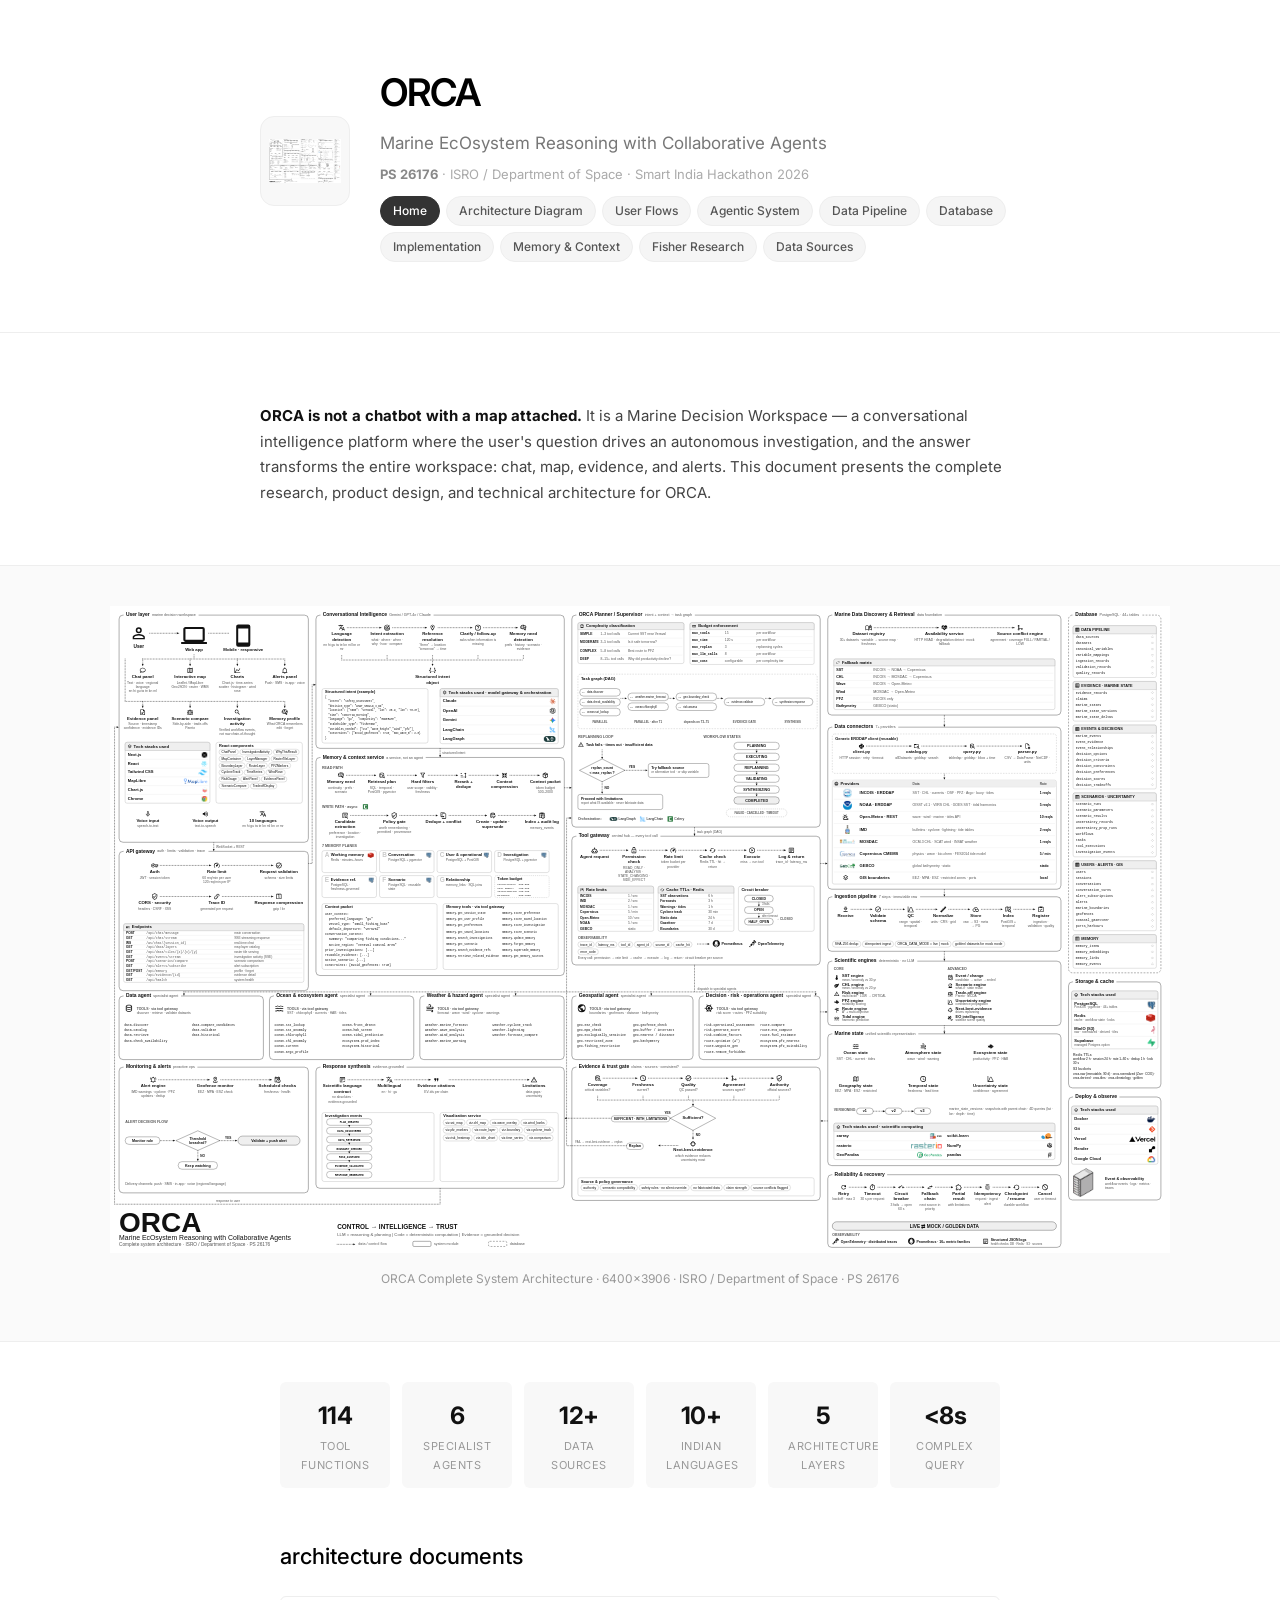
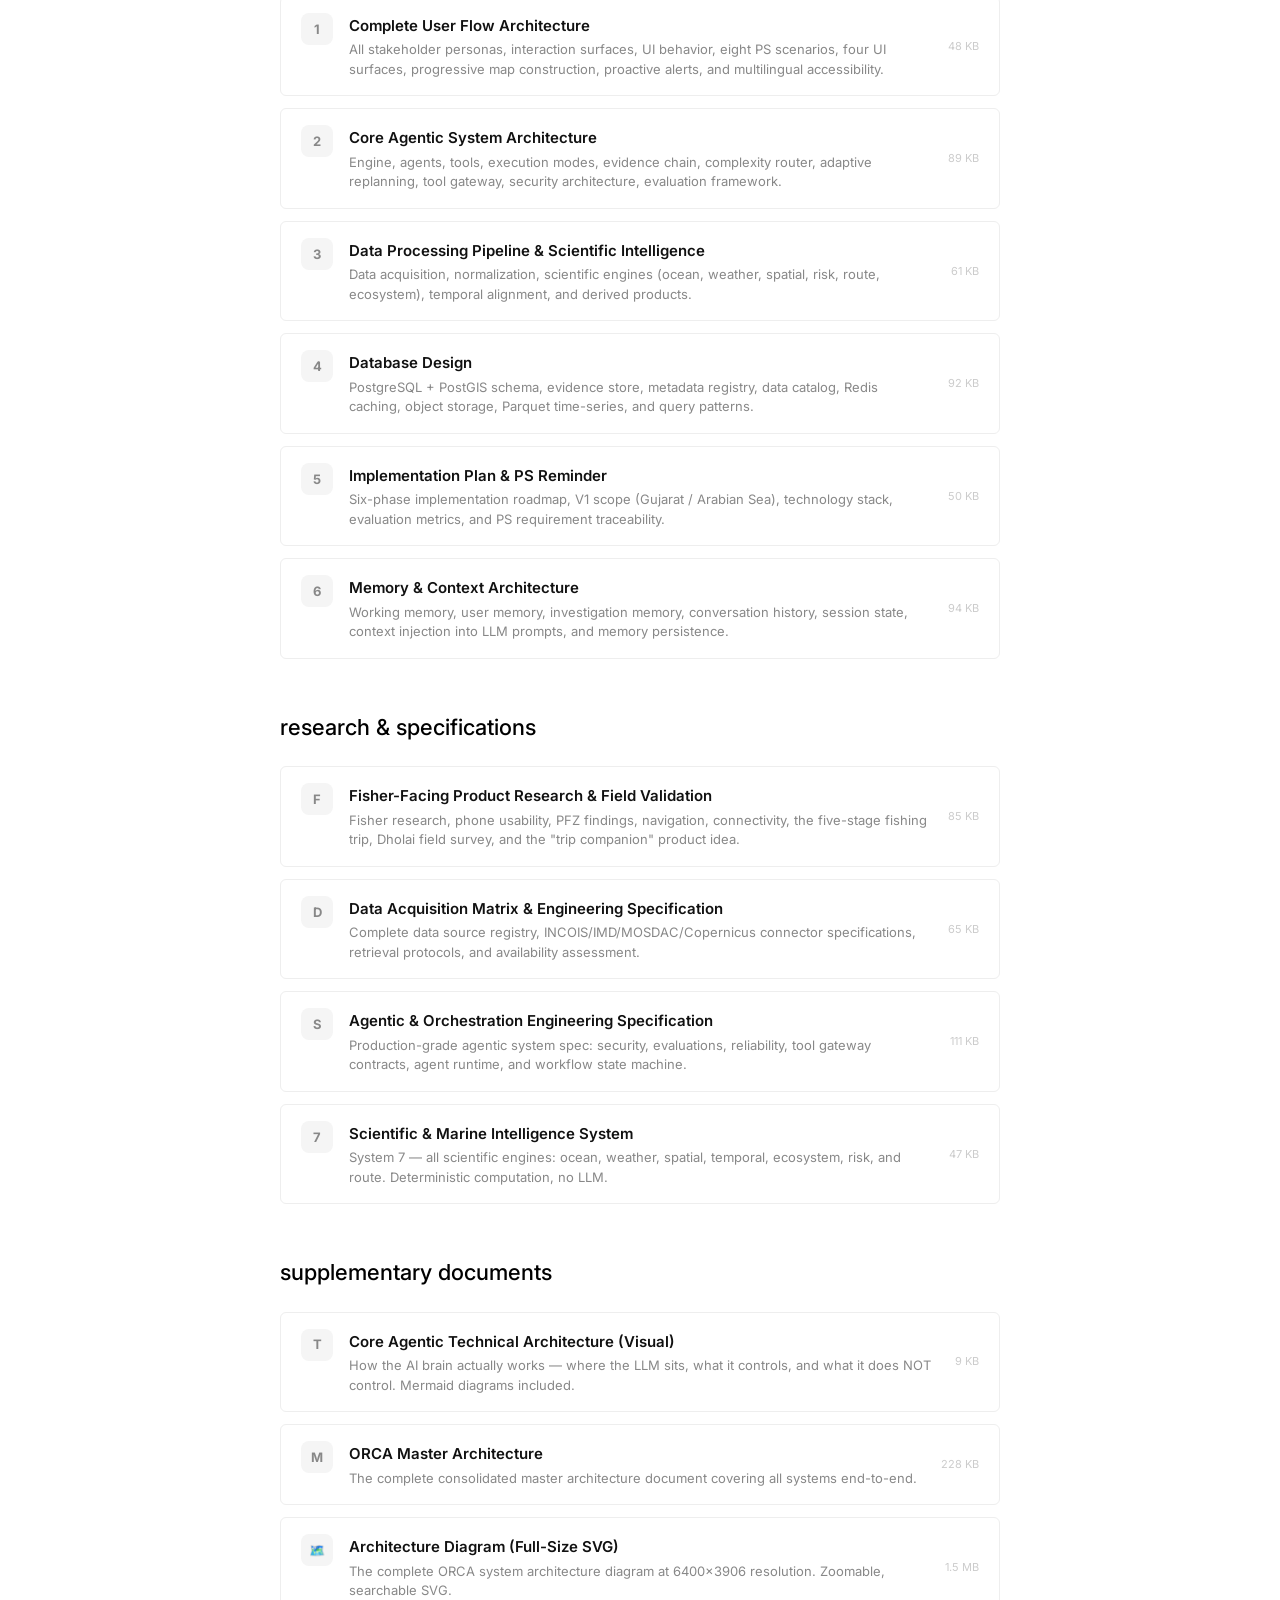
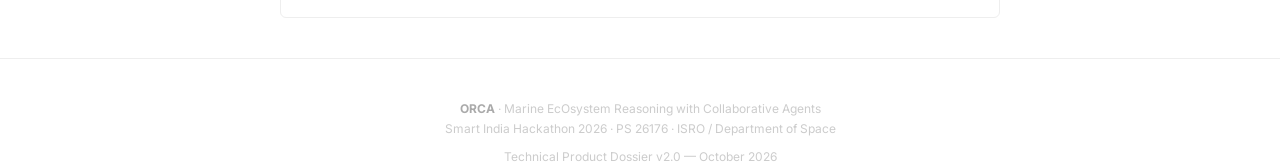
<file: index.html>
<!DOCTYPE html>
<html lang="en">
<head>
<meta charset="utf-8">
<meta name="viewport" content="width=device-width, initial-scale=1, shrink-to-fit=no">
<title>ORCA — Marine EcOsystem Reasoning with Collaborative Agents | Research Dossier</title>
<meta name="description" content="ORCA — An intelligent conversational platform for marine decision support. Complete research, architecture, and product design dossier for Smart India Hackathon 2026.">
<link rel="stylesheet" type="text/css" href="style.css">
<link href="https://fonts.googleapis.com/css2?family=Inter:wght@400;500;600;700&display=swap" rel="stylesheet">
</head>
<body>

<header id="dhead" class="container">
  <div class="row">
    <div id="dpic">
      <img src="ORCA_architecture.svg" class="ppic" alt="ORCA Logo" onerror="this.src='https://via.placeholder.com/90?text=🌊'" />
    </div>
    <div id="ddesc">
      <h1>ORCA</h1>
      <h2>Marine EcOsystem Reasoning with Collaborative Agents</h2>
      <div class="meta-line">
        <strong>PS 26176</strong> · ISRO / Department of Space · Smart India Hackathon 2026
      </div>
      <nav class="doc-nav">
        <a href="index.html" class="active">Home</a>
        <a href="architecture.html">Architecture Diagram</a>
        <a href="doc1.html">User Flows</a>
        <a href="doc2.html">Agentic System</a>
        <a href="doc3.html">Data Pipeline</a>
        <a href="doc4.html">Database</a>
        <a href="doc5.html">Implementation</a>
        <a href="doc6.html">Memory & Context</a>
        <a href="fisher.html">Fisher Research</a>
        <a href="data-sources.html">Data Sources</a>
      </nav>
    </div>
  </div>
</header>

<hr>

<section id="bio" class="container">
  <strong>ORCA is not a chatbot with a map attached.</strong> It is a Marine Decision Workspace — a conversational intelligence platform where the user's question drives an autonomous investigation, and the answer transforms the entire workspace: chat, map, evidence, and alerts. This document presents the complete research, product design, and technical architecture for ORCA.
</section>

<!-- Full-bleed architecture diagram -->
<div class="diagram-full-bleed">
  <div class="wide-container">
    <img src="ORCA_architecture.svg" alt="ORCA Complete System Architecture — 6400×3906" style="width: 100%; height: auto;" />
    <p class="arch-diagram-caption">ORCA Complete System Architecture · 6400×3906 · ISRO / Department of Space · PS 26176</p>
  </div>
</div>

<section class="container">
  <div class="stats-row">
    <div class="stat"><div class="stat-num">114</div><div class="stat-lbl">Tool Functions</div></div>
    <div class="stat"><div class="stat-num">6</div><div class="stat-lbl">Specialist Agents</div></div>
    <div class="stat"><div class="stat-num">12+</div><div class="stat-lbl">Data Sources</div></div>
    <div class="stat"><div class="stat-num">10+</div><div class="stat-lbl">Indian Languages</div></div>
    <div class="stat"><div class="stat-num">5</div><div class="stat-lbl">Architecture Layers</div></div>
    <div class="stat"><div class="stat-num"><8s</div><div class="stat-lbl">Complex Query</div></div>
  </div>
</section>

<section class="container">
  <h2 class="ctitle">architecture documents</h2>

  <div class="doc-cards">
    <a href="doc1.html" class="doc-card">
      <div class="doc-card-number">1</div>
      <div class="doc-card-body">
        <div class="doc-card-title">Complete User Flow Architecture</div>
        <div class="doc-card-desc">All stakeholder personas, interaction surfaces, UI behavior, eight PS scenarios, four UI surfaces, progressive map construction, proactive alerts, and multilingual accessibility.</div>
      </div>
      <div class="doc-card-size">48 KB</div>
    </a>

    <a href="doc2.html" class="doc-card">
      <div class="doc-card-number">2</div>
      <div class="doc-card-body">
        <div class="doc-card-title">Core Agentic System Architecture</div>
        <div class="doc-card-desc">Engine, agents, tools, execution modes, evidence chain, complexity router, adaptive replanning, tool gateway, security architecture, evaluation framework.</div>
      </div>
      <div class="doc-card-size">89 KB</div>
    </a>

    <a href="doc3.html" class="doc-card">
      <div class="doc-card-number">3</div>
      <div class="doc-card-body">
        <div class="doc-card-title">Data Processing Pipeline & Scientific Intelligence</div>
        <div class="doc-card-desc">Data acquisition, normalization, scientific engines (ocean, weather, spatial, risk, route, ecosystem), temporal alignment, and derived products.</div>
      </div>
      <div class="doc-card-size">61 KB</div>
    </a>

    <a href="doc4.html" class="doc-card">
      <div class="doc-card-number">4</div>
      <div class="doc-card-body">
        <div class="doc-card-title">Database Design</div>
        <div class="doc-card-desc">PostgreSQL + PostGIS schema, evidence store, metadata registry, data catalog, Redis caching, object storage, Parquet time-series, and query patterns.</div>
      </div>
      <div class="doc-card-size">92 KB</div>
    </a>

    <a href="doc5.html" class="doc-card">
      <div class="doc-card-number">5</div>
      <div class="doc-card-body">
        <div class="doc-card-title">Implementation Plan & PS Reminder</div>
        <div class="doc-card-desc">Six-phase implementation roadmap, V1 scope (Gujarat / Arabian Sea), technology stack, evaluation metrics, and PS requirement traceability.</div>
      </div>
      <div class="doc-card-size">50 KB</div>
    </a>

    <a href="doc6.html" class="doc-card">
      <div class="doc-card-number">6</div>
      <div class="doc-card-body">
        <div class="doc-card-title">Memory & Context Architecture</div>
        <div class="doc-card-desc">Working memory, user memory, investigation memory, conversation history, session state, context injection into LLM prompts, and memory persistence.</div>
      </div>
      <div class="doc-card-size">94 KB</div>
    </a>
  </div>
</section>

<section class="container">
  <h2 class="ctitle">research & specifications</h2>

  <div class="doc-cards">
    <a href="fisher.html" class="doc-card">
      <div class="doc-card-number">F</div>
      <div class="doc-card-body">
        <div class="doc-card-title">Fisher-Facing Product Research & Field Validation</div>
        <div class="doc-card-desc">Fisher research, phone usability, PFZ findings, navigation, connectivity, the five-stage fishing trip, Dholai field survey, and the "trip companion" product idea.</div>
      </div>
      <div class="doc-card-size">85 KB</div>
    </a>

    <a href="data-sources.html" class="doc-card">
      <div class="doc-card-number">D</div>
      <div class="doc-card-body">
        <div class="doc-card-title">Data Acquisition Matrix & Engineering Specification</div>
        <div class="doc-card-desc">Complete data source registry, INCOIS/IMD/MOSDAC/Copernicus connector specifications, retrieval protocols, and availability assessment.</div>
      </div>
      <div class="doc-card-size">65 KB</div>
    </a>

    <a href="agentic-spec.html" class="doc-card">
      <div class="doc-card-number">S</div>
      <div class="doc-card-body">
        <div class="doc-card-title">Agentic & Orchestration Engineering Specification</div>
        <div class="doc-card-desc">Production-grade agentic system spec: security, evaluations, reliability, tool gateway contracts, agent runtime, and workflow state machine.</div>
      </div>
      <div class="doc-card-size">111 KB</div>
    </a>

    <a href="scientific.html" class="doc-card">
      <div class="doc-card-number">7</div>
      <div class="doc-card-body">
        <div class="doc-card-title">Scientific & Marine Intelligence System</div>
        <div class="doc-card-desc">System 7 — all scientific engines: ocean, weather, spatial, temporal, ecosystem, risk, and route. Deterministic computation, no LLM.</div>
      </div>
      <div class="doc-card-size">47 KB</div>
    </a>
  </div>
</section>

<section class="container" style="margin-top: 40px;">
  <h2 class="ctitle">supplementary documents</h2>

  <div class="doc-cards">
    <a href="core-agentic-technical.html" class="doc-card">
      <div class="doc-card-number">T</div>
      <div class="doc-card-body">
        <div class="doc-card-title">Core Agentic Technical Architecture (Visual)</div>
        <div class="doc-card-desc">How the AI brain actually works — where the LLM sits, what it controls, and what it does NOT control. Mermaid diagrams included.</div>
      </div>
      <div class="doc-card-size">9 KB</div>
    </a>

    <a href="master-arch.html" class="doc-card">
      <div class="doc-card-number">M</div>
      <div class="doc-card-body">
        <div class="doc-card-title">ORCA Master Architecture</div>
        <div class="doc-card-desc">The complete consolidated master architecture document covering all systems end-to-end.</div>
      </div>
      <div class="doc-card-size">228 KB</div>
    </a>

    <a href="architecture.html" class="doc-card">
      <div class="doc-card-number">🗺️</div>
      <div class="doc-card-body">
        <div class="doc-card-title">Architecture Diagram (Full-Size SVG)</div>
        <div class="doc-card-desc">The complete ORCA system architecture diagram at 6400×3906 resolution. Zoomable, searchable SVG.</div>
      </div>
      <div class="doc-card-size">1.5 MB</div>
    </a>
  </div>
</section>

<hr>

<footer class="container">
  <strong>ORCA</strong> · Marine EcOsystem Reasoning with Collaborative Agents<br>
  Smart India Hackathon 2026 · PS 26176 · ISRO / Department of Space<br>
  <span style="margin-top: 8px; display: inline-block;">Technical Product Dossier v2.0 — October 2026</span>
</footer>

<button class="back-to-top" id="backToTop" onclick="window.scrollTo({top:0,behavior:'smooth'})">↑</button>

<script>
window.addEventListener('scroll', function() {
  var btn = document.getElementById('backToTop');
  if (window.scrollY > 300) { btn.classList.add('visible'); }
  else { btn.classList.remove('visible'); }
});
</script>

</body>
</html>
</file>
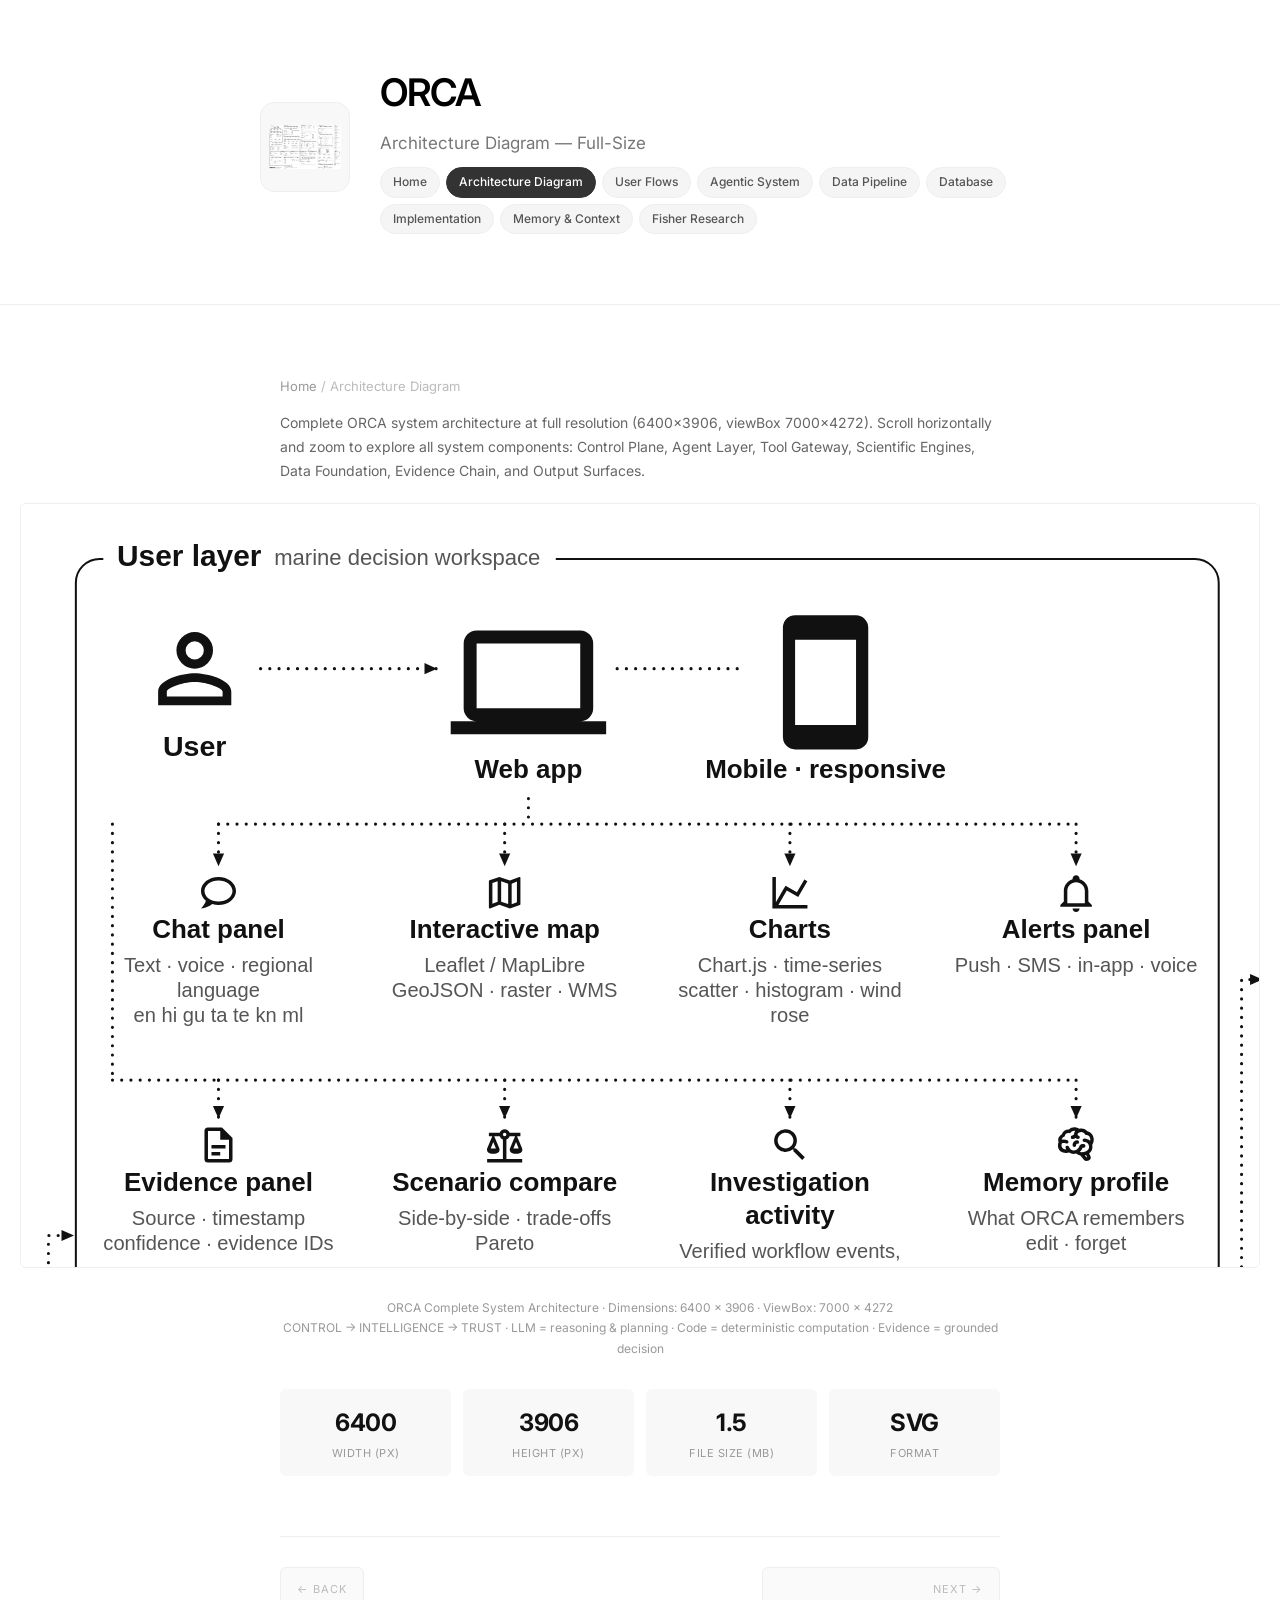
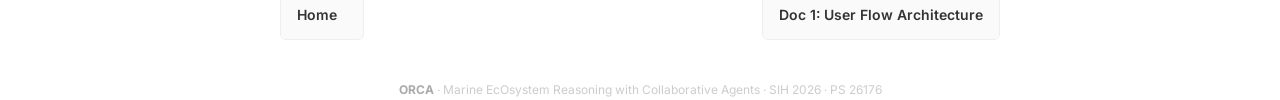
<file: architecture.html>
<!DOCTYPE html>
<html lang="en">
<head>
<meta charset="utf-8">
<meta name="viewport" content="width=device-width, initial-scale=1, shrink-to-fit=no">
<title>ORCA Architecture Diagram — Full-Size SVG | ORCA Research Dossier</title>
<meta name="description" content="ORCA Complete System Architecture Diagram at 6400×3906 resolution. Zoomable SVG.">
<link rel="stylesheet" type="text/css" href="style.css">
<link href="https://fonts.googleapis.com/css2?family=Inter:wght@400;500;600;700&display=swap" rel="stylesheet">
</head>
<body>

<header id="dhead" class="container">
  <div class="row">
    <div id="dpic">
      <img src="ORCA_architecture.svg" class="ppic" alt="ORCA" onerror="this.src='https://via.placeholder.com/90?text=🌊'" />
    </div>
    <div id="ddesc">
      <h1>ORCA</h1>
      <h2>Architecture Diagram — Full-Size</h2>
      <nav class="doc-nav">
        <a href="index.html">Home</a>
        <a href="architecture.html" class="active">Architecture Diagram</a>
        <a href="doc1.html">User Flows</a>
        <a href="doc2.html">Agentic System</a>
        <a href="doc3.html">Data Pipeline</a>
        <a href="doc4.html">Database</a>
        <a href="doc5.html">Implementation</a>
        <a href="doc6.html">Memory & Context</a>
        <a href="fisher.html">Fisher Research</a>
      </nav>
    </div>
  </div>
</header>

<hr>

<section class="container">
  <div class="breadcrumb"><a href="index.html">Home</a> / Architecture Diagram</div>
  <p style="color: #666; font-size: 14px; margin-bottom: 20px;">
    Complete ORCA system architecture at full resolution (6400×3906, viewBox 7000×4272). Scroll horizontally and zoom to explore all system components: Control Plane, Agent Layer, Tool Gateway, Scientific Engines, Data Foundation, Evidence Chain, and Output Surfaces.
  </p>
</section>

<div style="overflow-x: auto; overflow-y: auto; border: 1px solid #eee; margin: 0 20px; border-radius: 6px; background: #fff; max-height: 85vh;">
  <img src="ORCA_architecture.svg" alt="ORCA Complete System Architecture" style="width: 6400px; height: auto; display: block;" />
</div>

<section class="container" style="margin-top: 30px;">
  <p class="arch-diagram-caption" style="text-align: center;">
    ORCA Complete System Architecture · Dimensions: 6400 × 3906 · ViewBox: 7000 × 4272<br>
    CONTROL → INTELLIGENCE → TRUST · LLM = reasoning & planning · Code = deterministic computation · Evidence = grounded decision
  </p>

  <div class="stats-row" style="margin-top: 30px;">
    <div class="stat"><div class="stat-num">6400</div><div class="stat-lbl">Width (px)</div></div>
    <div class="stat"><div class="stat-num">3906</div><div class="stat-lbl">Height (px)</div></div>
    <div class="stat"><div class="stat-num">1.5</div><div class="stat-lbl">File Size (MB)</div></div>
    <div class="stat"><div class="stat-num">SVG</div><div class="stat-lbl">Format</div></div>
  </div>
</section>

<section class="container">
  <div class="page-nav">
    <a href="index.html">
      <span class="page-nav-label">← Back</span>
      <span class="page-nav-title">Home</span>
    </a>
    <a href="doc1.html" class="next">
      <span class="page-nav-label">Next →</span>
      <span class="page-nav-title">Doc 1: User Flow Architecture</span>
    </a>
  </div>
</section>

<footer class="container">
  <strong>ORCA</strong> · Marine EcOsystem Reasoning with Collaborative Agents · SIH 2026 · PS 26176
</footer>

</body>
</html>
</file>
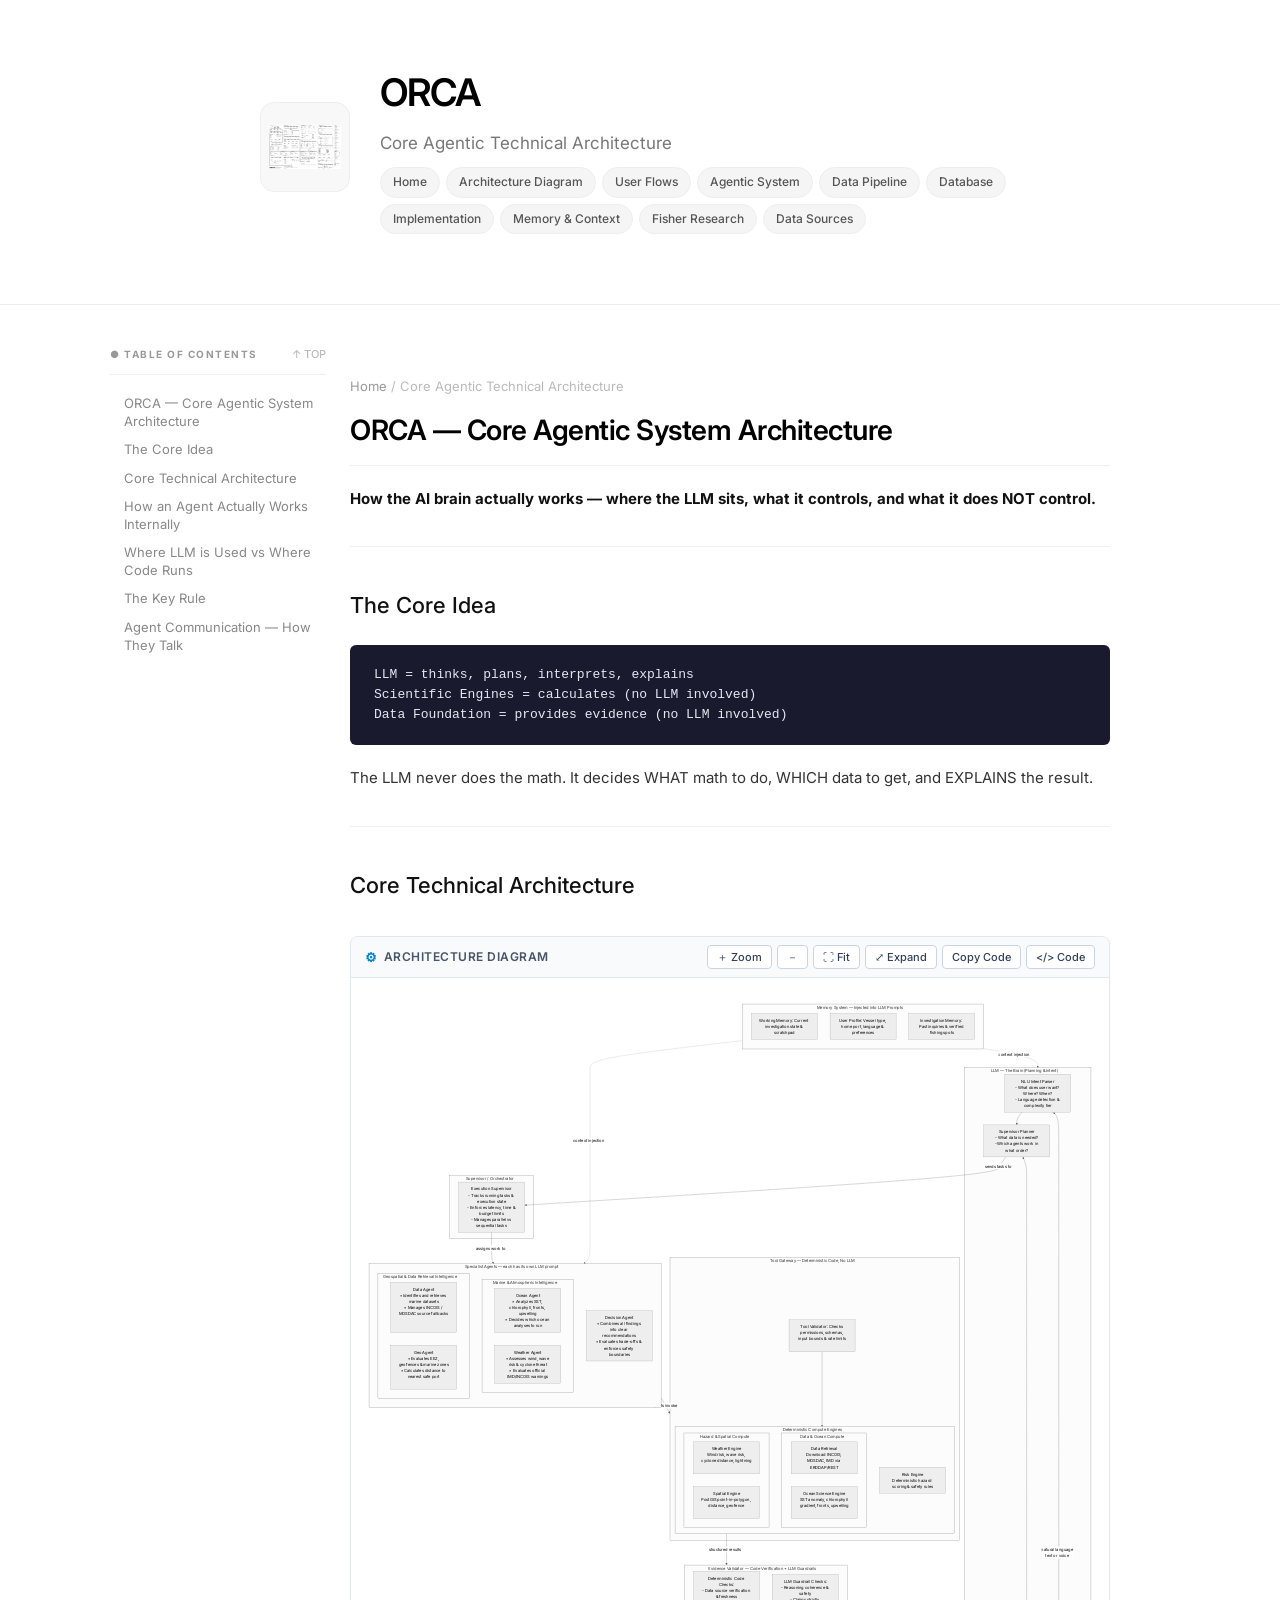
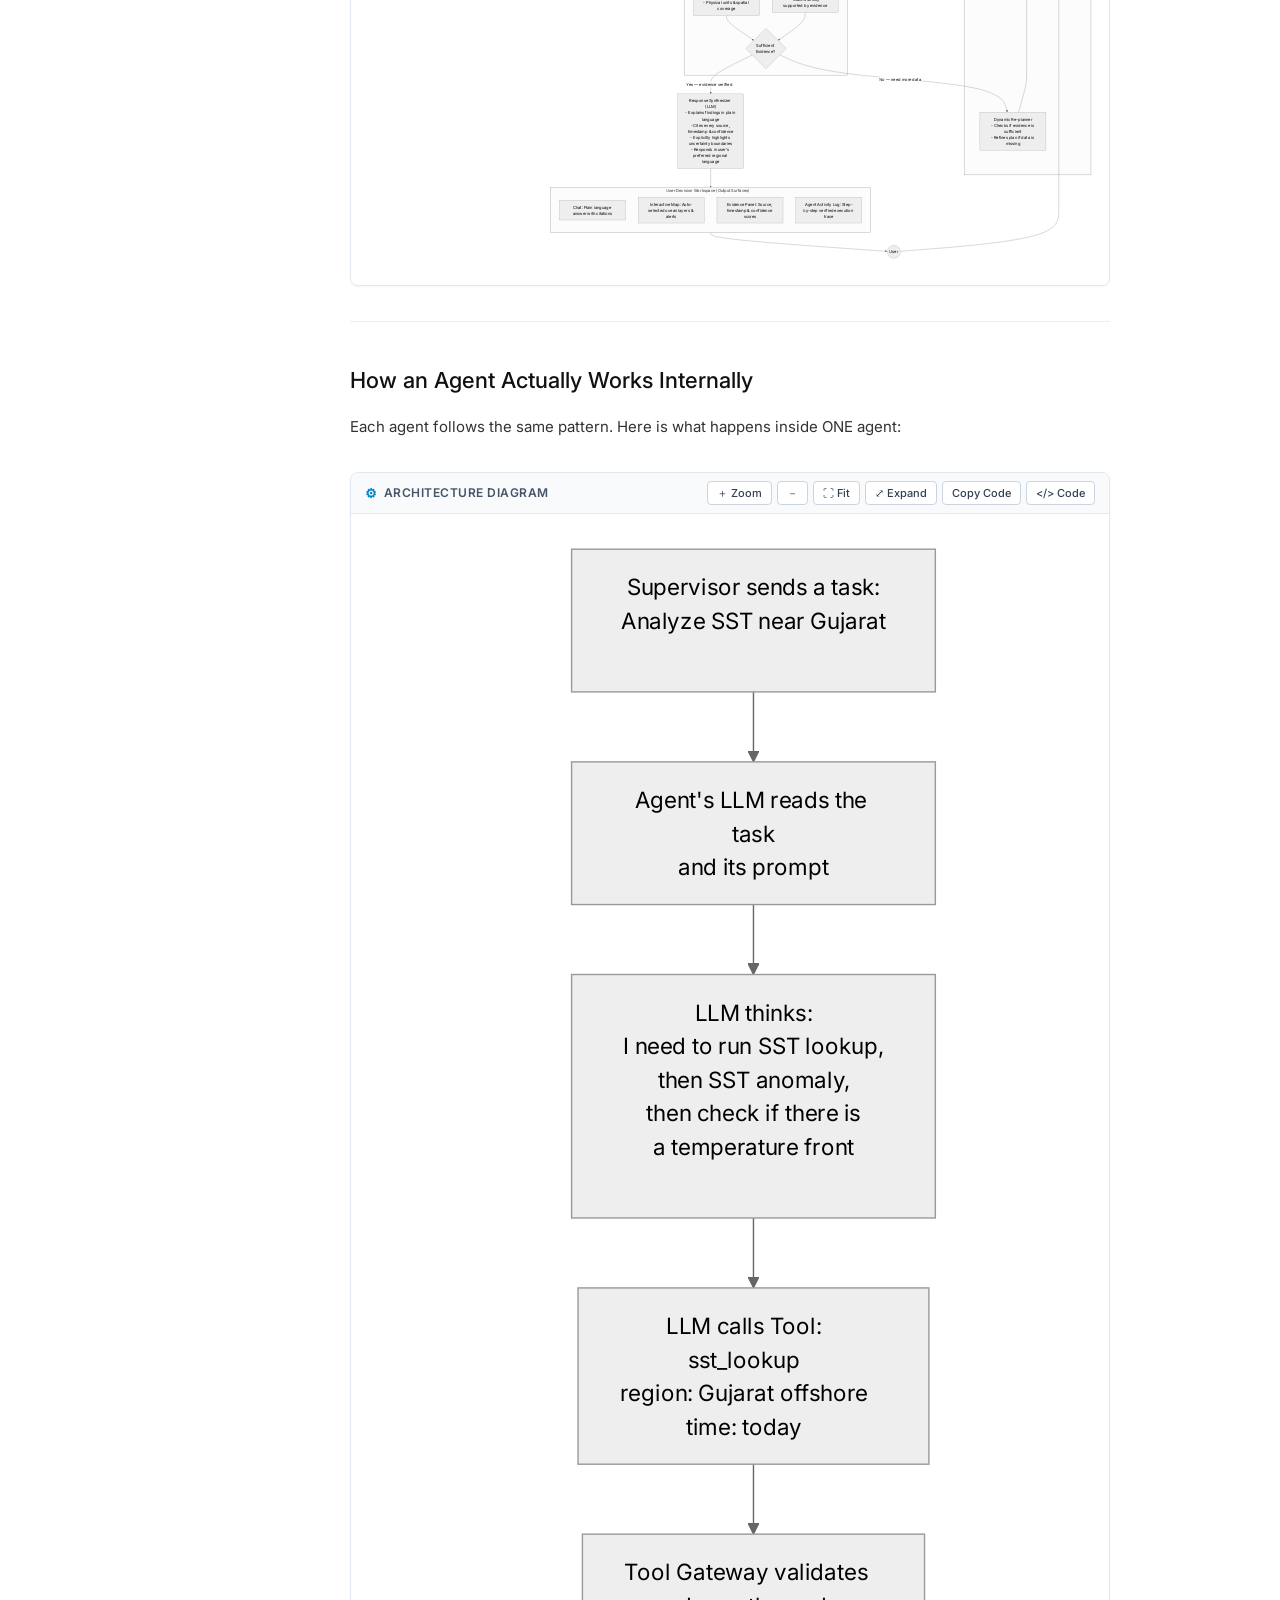
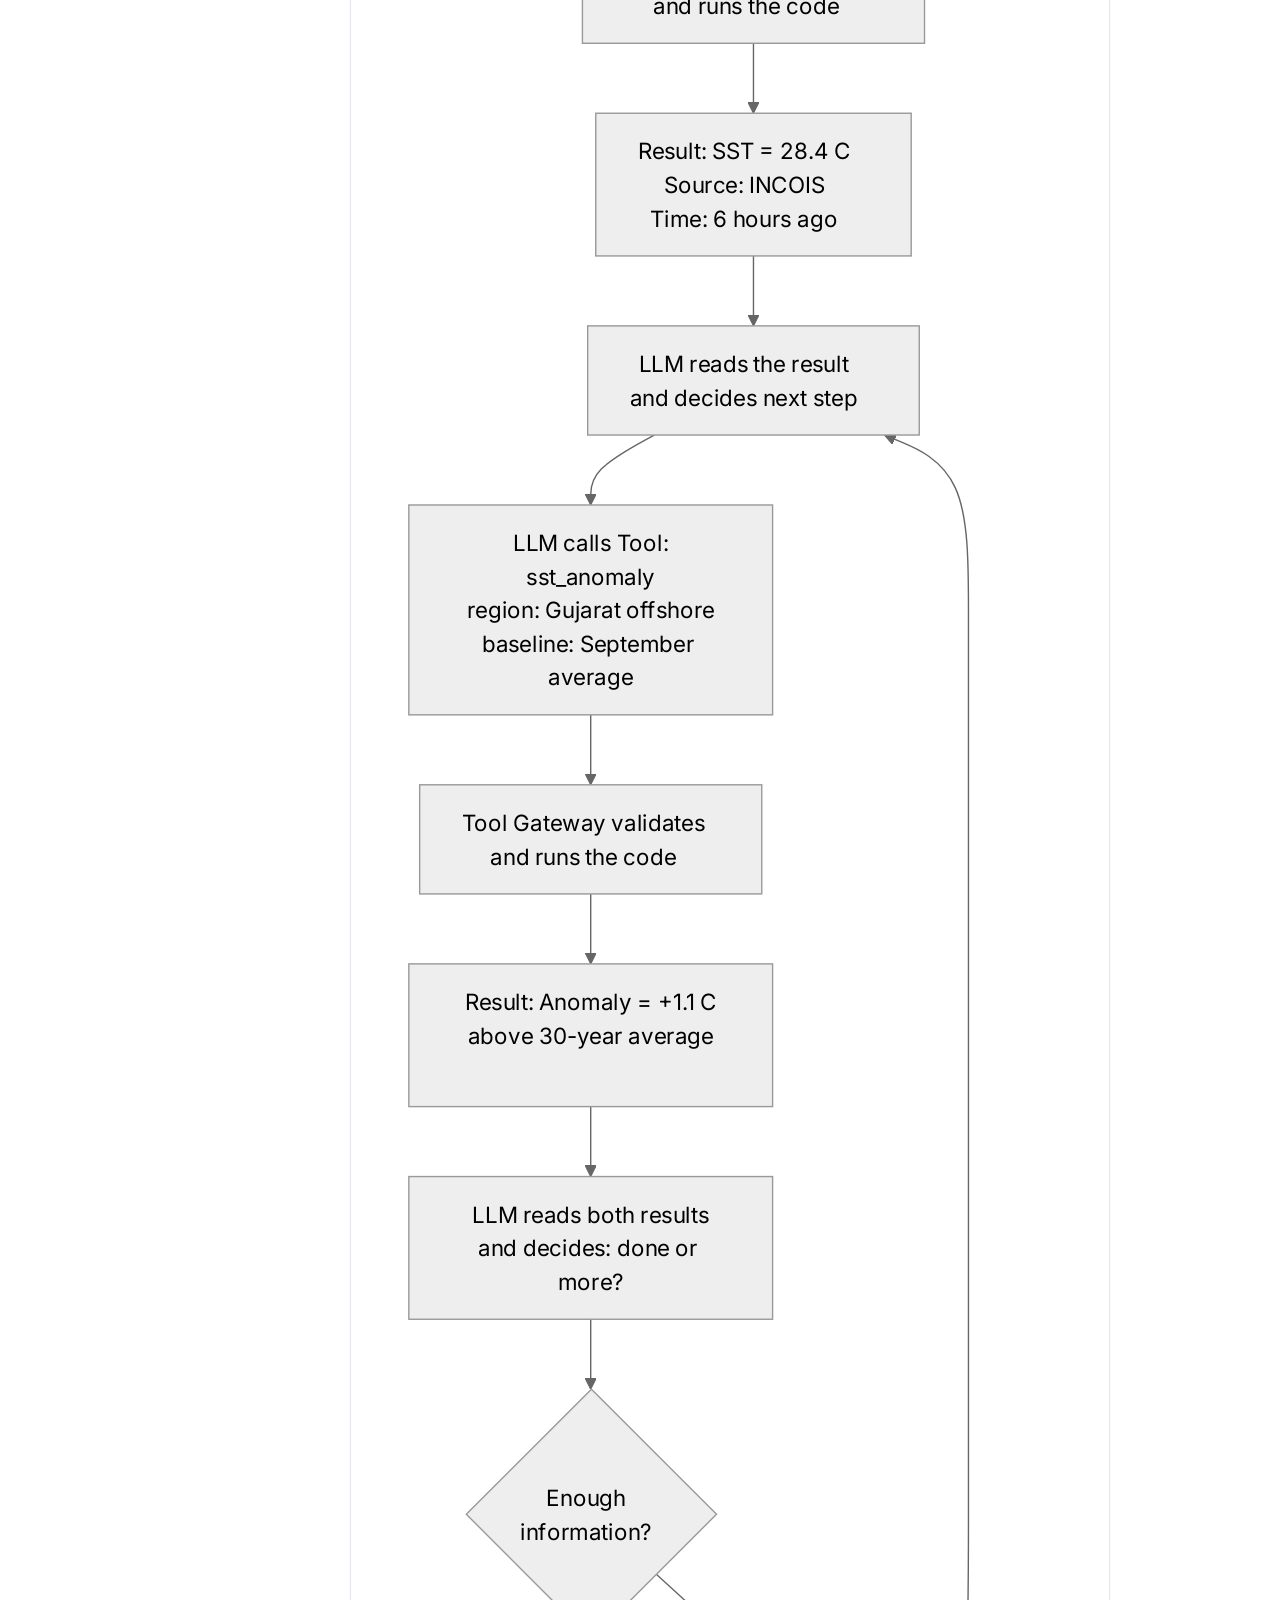
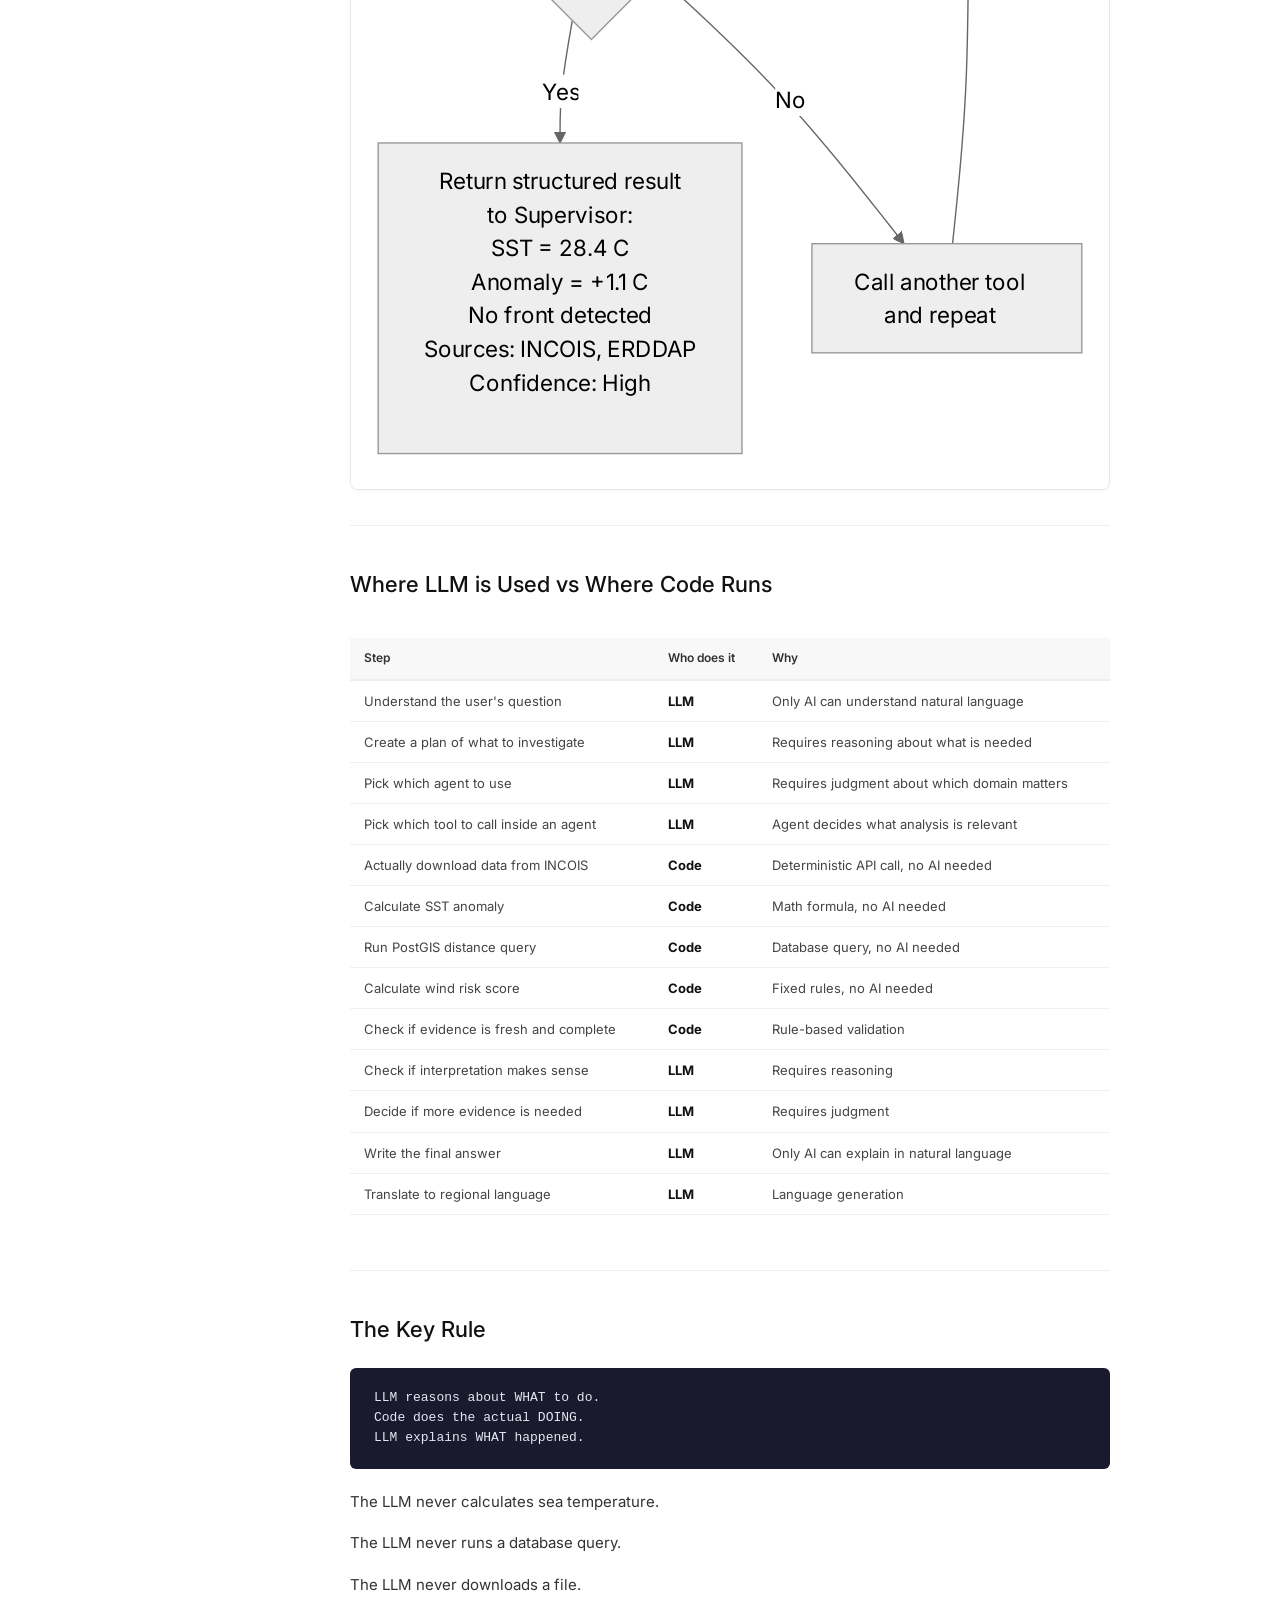
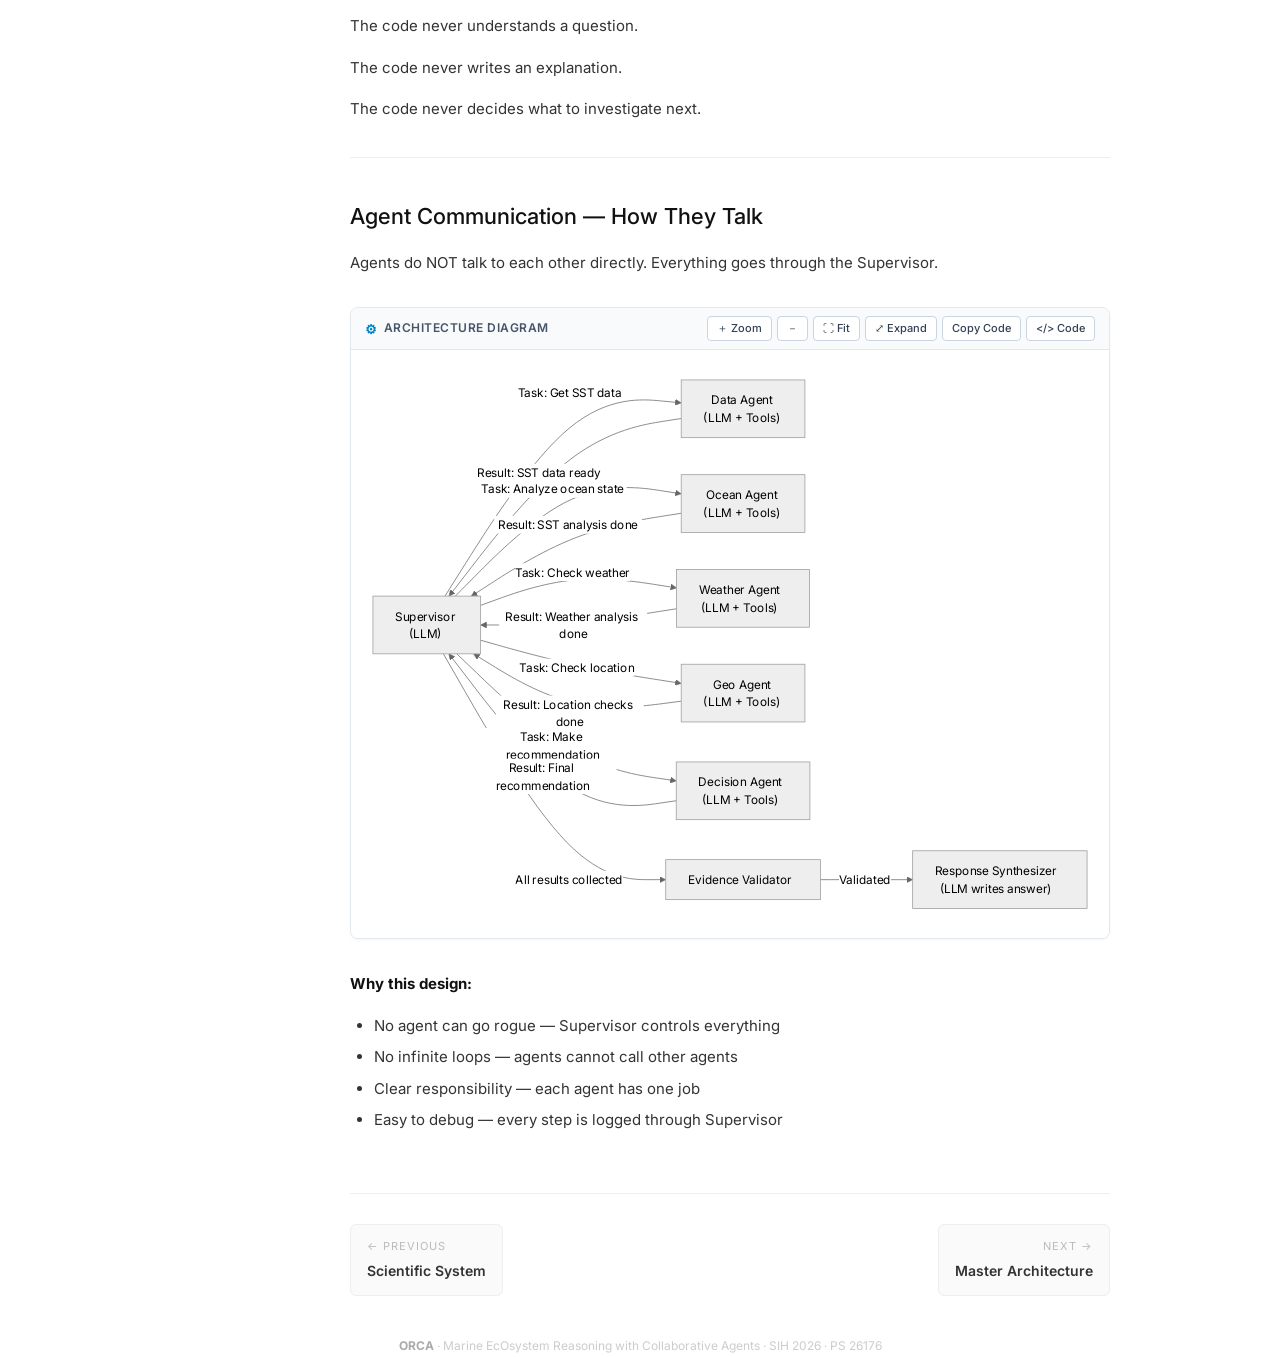
<file: core-agentic-technical.html>
<!DOCTYPE html>
<html lang="en">
<head>
<meta charset="utf-8">
<meta name="viewport" content="width=device-width, initial-scale=1, shrink-to-fit=no">
<title>Core Agentic Technical Architecture | ORCA Research Dossier</title>
<meta name="description" content="ORCA &#8212; Core Agentic Technical Architecture. Complete research and architecture documentation.">
<link rel="stylesheet" type="text/css" href="style.css">
<link href="https://fonts.googleapis.com/css2?family=Inter:wght@400;500;600;700&display=swap" rel="stylesheet">
<script src="mermaid.min.js"></script>
<script>
if (typeof mermaid === 'undefined') {
  document.write('<script src="https://cdn.jsdelivr.net/npm/mermaid@11/dist/mermaid.min.js"><\/script>');
}
</script>
</head>
<body>

<header id="dhead" class="container">
  <div class="row">
    <div id="dpic">
      <img src="ORCA_architecture.svg" class="ppic" alt="ORCA" onerror="this.style.background='#f0f0f0'" />
    </div>
    <div id="ddesc">
      <h1>ORCA</h1>
      <h2>Core Agentic Technical Architecture</h2>
      <nav class="doc-nav">
        <a href="index.html">Home</a>
<a href="architecture.html">Architecture Diagram</a>
<a href="doc1.html">User Flows</a>
<a href="doc2.html">Agentic System</a>
<a href="doc3.html">Data Pipeline</a>
<a href="doc4.html">Database</a>
<a href="doc5.html">Implementation</a>
<a href="doc6.html">Memory & Context</a>
<a href="fisher.html">Fisher Research</a>
<a href="data-sources.html">Data Sources</a>

      </nav>
    </div>
  </div>
</header>

<hr>

<div class="page-with-toc">
  <!-- Sidebar TOC -->
  <aside class="toc-sidebar">
    <div class="toc-sticky">
      <div class="toc-header">
        <span class="toc-label">&#9679; Table of Contents</span>
        <a class="toc-top-link" onclick="window.scrollTo({top:0,behavior:'smooth'})">&#8593; TOP</a>
      </div>
      <ul class="toc-list" id="tocList">
        <li><a href="#section-1" data-target="section-1">ORCA — Core Agentic System Architecture</a></li>
<li><a href="#section-2" data-target="section-2">The Core Idea</a></li>
<li><a href="#section-3" data-target="section-3">Core Technical Architecture</a></li>
<li><a href="#section-4" data-target="section-4">How an Agent Actually Works Internally</a></li>
<li><a href="#section-5" data-target="section-5">Where LLM is Used vs Where Code Runs</a></li>
<li><a href="#section-6" data-target="section-6">The Key Rule</a></li>
<li><a href="#section-7" data-target="section-7">Agent Communication — How They Talk</a></li>
      </ul>
    </div>
  </aside>

  <!-- Main content -->
  <div class="toc-content">
    <div class="breadcrumb"><a href="index.html">Home</a> / Core Agentic Technical Architecture</div>

    <div class="md-content">
<h1 id="section-1">ORCA — Core Agentic System Architecture</h1>

<p><strong>How the AI brain actually works — where the LLM sits, what it controls, and what it does NOT control.</strong></p>

<hr>

<h2 id="section-2">The Core Idea</h2>

<pre><code>LLM = thinks, plans, interprets, explains
Scientific Engines = calculates (no LLM involved)
Data Foundation = provides evidence (no LLM involved)</code></pre>

<p>The LLM never does the math. It decides WHAT math to do, WHICH data to get, and EXPLAINS the result.</p>

<hr>

<h2 id="section-3">Core Technical Architecture</h2>

<div class="mermaid-container" id="core-agentic-technical-mermaid-1">
  <div class="mermaid-toolbar">
    <div class="mermaid-title"><span class="mermaid-icon">&#9881;</span> Architecture Diagram</div>
    <div class="mermaid-controls">
      <button type="button" class="mm-btn" onclick="mermaidZoom('core-agentic-technical-mermaid-1', 1.25)" title="Zoom In">&#65291; Zoom</button>
      <button type="button" class="mm-btn" onclick="mermaidZoom('core-agentic-technical-mermaid-1', 0.8)" title="Zoom Out">&#65293;</button>
      <button type="button" class="mm-btn" onclick="mermaidReset('core-agentic-technical-mermaid-1')" title="Fit to Screen">&#x26F6; Fit</button>
      <button type="button" class="mm-btn" onclick="mermaidFullscreen('core-agentic-technical-mermaid-1')" title="Expand Fullscreen">&#x2922; Expand</button>
      <button type="button" class="mm-btn mm-btn-copy" onclick="mermaidCopy('core-agentic-technical-mermaid-1')" title="Copy Mermaid Syntax">Copy Code</button>
      <button type="button" class="mm-btn" onclick="mermaidToggleCode('core-agentic-technical-mermaid-1')" title="Toggle Source Code">&lt;/&gt; Code</button>
    </div>
  </div>
  <div class="mermaid-viewport" id="core-agentic-technical-mermaid-1-viewport">
    <div class="mermaid-stage" id="core-agentic-technical-mermaid-1-stage">
      <div style="color: #64748b; font-size: 13px; padding: 20px;">Rendering diagram...</div>
    </div>
    <pre class="mermaid-source" style="display:none;">flowchart TD
    User((User))

    User --&gt;|natural language\ntext or voice| NLU

    subgraph LLM_CORE[&quot;LLM — The Brain (Planning &amp; Intent)&quot;]
        direction TB
        NLU[&quot;NLU Intent Parser\n- What does user want? Where? When?\n- Language detection &amp; complexity tier&quot;]
        Planner[&quot;Supervisor Planner\n- What data is needed?\n- Which agents work in what order?&quot;]
        Replan[&quot;Dynamic Re-planner\n- Checks if evidence is sufficient\n- Refines plan if data is missing&quot;]

        NLU --&gt; Planner
        Replan --&gt; Planner
    end

    Planner --&gt;|sends tasks to| Supervisor

    subgraph ORCHESTRATOR[&quot;Supervisor / Orchestrator&quot;]
        Supervisor[&quot;Execution Supervisor\n- Tracks running tasks &amp; execution state\n- Enforces latency, time &amp; budget limits\n- Manages parallel vs sequential tasks&quot;]
    end

    Supervisor --&gt;|assigns work to| AgentLayer

    subgraph AgentLayer[&quot;Specialist Agents — each has its own LLM prompt&quot;]
        direction TB
        subgraph EnvironmentalAgents[&quot;Marine &amp; Atmospheric Intelligence&quot;]
            OceanAgent[&quot;Ocean Agent\n• Analyzes SST, chlorophyll, fronts, upwelling\n• Decides which ocean analyses to run&quot;]
            WeatherAgent[&quot;Weather Agent\n• Assesses wind, wave risk &amp; cyclone threat\n• Evaluates official IMD/INCOIS warnings&quot;]
        end
        subgraph SpatialAgents[&quot;Geospatial &amp; Data Retrieval Intelligence&quot;]
            DataAgent[&quot;Data Agent\n• Identifies and retrieves marine datasets\n• Manages INCOIS / MOSDAC source fallbacks&quot;]
            GeoAgent[&quot;Geo Agent\n• Evaluates EEZ, geofences &amp; marine zones\n• Calculates distance to nearest safe port&quot;]
        end
        DecisionAgent[&quot;Decision Agent\n• Combines all findings into clear recommendations\n• Evaluates trade-offs &amp; enforces safety boundaries&quot;]
    end

    AgentLayer --&gt;|agents invoke| ToolGateway

    subgraph ToolGateway[&quot;Tool Gateway — Deterministic Code, No LLM&quot;]
        direction TB
        ToolCheck[&quot;Tool Validator: Checks permissions, schemas, input bounds &amp; rate limits&quot;]
        ToolCheck --&gt; Tools
        
        subgraph Tools[&quot;Deterministic Compute Engines&quot;]
            direction TB
            subgraph DataAndOcean[&quot;Data &amp; Ocean Compute&quot;]
                T1[&quot;Data Retrieval\nDownload INCOIS, MOSDAC, IMD via ERDDAP/REST&quot;]
                T2[&quot;Ocean Science Engine\nSST anomaly, chlorophyll gradient, fronts, upwelling&quot;]
            end
            subgraph HazardAndSpatial[&quot;Hazard &amp; Spatial Compute&quot;]
                T3[&quot;Weather Engine\nWind risk, wave risk, cyclone distance, lightning&quot;]
                T4[&quot;Spatial Engine\nPostGIS point-in-polygon, distance, geofence&quot;]
            end
            T5[&quot;Risk Engine\nDeterministic hazard scoring &amp; safety rules&quot;]
        end
    end

    Tools --&gt;|structured results| EvidenceCheck

    subgraph EvidenceCheck[&quot;Evidence Validator — Code Verification + LLM Guardrails&quot;]
        direction TB
        Check1[&quot;Deterministic Code Checks:\n- Data source verification &amp; freshness\n- Physical units &amp; spatial coverage&quot;]
        Check2[&quot;LLM Guardrail Checks:\n- Reasoning coherence &amp; safety\n- Claims strictly supported by evidence&quot;]
        Check1 --&gt; PassFail
        Check2 --&gt; PassFail
        PassFail{Sufficient\nEvidence?}
    end

    PassFail --&gt;|No — need more data| Replan
    PassFail --&gt;|Yes — evidence verified| Synthesizer

    Synthesizer[&quot;Response Synthesizer (LLM)\n- Explains findings in plain language\n- Cites every source, timestamp &amp; confidence\n- Explicitly highlights uncertainty boundaries\n- Responds in user&#x27;s preferred regional language&quot;]

    Synthesizer --&gt; Response

    subgraph Response[&quot;User Decision Workspace (Output Surfaces)&quot;]
        direction TB
        R1[&quot;Chat: Plain language answer with citations&quot;]
        R2[&quot;Interactive Map: Auto-selected ocean layers &amp; alerts&quot;]
        R3[&quot;Evidence Panel: Source, timestamp &amp; confidence scores&quot;]
        R4[&quot;Agent Activity Log: Step-by-step verified execution trace&quot;]
    end

    Response --&gt; User

    subgraph Memory[&quot;Memory System — Injected into LLM Prompts&quot;]
        direction TB
        M1[&quot;Working Memory: Current investigation state &amp; scratchpad&quot;]
        M2[&quot;User Profile: Vessel type, home port, language &amp; preferences&quot;]
        M3[&quot;Investigation Memory: Past inquiries &amp; verified fishing spots&quot;]
    end

    Memory -.-&gt;|context injection| LLM_CORE
    Memory -.-&gt;|context injection| AgentLayer</pre>
  </div>
  <div class="mermaid-code" id="core-agentic-technical-mermaid-1-code" style="display:none;">
    <pre><code>flowchart TD
    User((User))

    User --&gt;|natural language\ntext or voice| NLU

    subgraph LLM_CORE[&quot;LLM — The Brain (Planning &amp; Intent)&quot;]
        direction TB
        NLU[&quot;NLU Intent Parser\n- What does user want? Where? When?\n- Language detection &amp; complexity tier&quot;]
        Planner[&quot;Supervisor Planner\n- What data is needed?\n- Which agents work in what order?&quot;]
        Replan[&quot;Dynamic Re-planner\n- Checks if evidence is sufficient\n- Refines plan if data is missing&quot;]

        NLU --&gt; Planner
        Replan --&gt; Planner
    end

    Planner --&gt;|sends tasks to| Supervisor

    subgraph ORCHESTRATOR[&quot;Supervisor / Orchestrator&quot;]
        Supervisor[&quot;Execution Supervisor\n- Tracks running tasks &amp; execution state\n- Enforces latency, time &amp; budget limits\n- Manages parallel vs sequential tasks&quot;]
    end

    Supervisor --&gt;|assigns work to| AgentLayer

    subgraph AgentLayer[&quot;Specialist Agents — each has its own LLM prompt&quot;]
        direction TB
        subgraph EnvironmentalAgents[&quot;Marine &amp; Atmospheric Intelligence&quot;]
            OceanAgent[&quot;Ocean Agent\n• Analyzes SST, chlorophyll, fronts, upwelling\n• Decides which ocean analyses to run&quot;]
            WeatherAgent[&quot;Weather Agent\n• Assesses wind, wave risk &amp; cyclone threat\n• Evaluates official IMD/INCOIS warnings&quot;]
        end
        subgraph SpatialAgents[&quot;Geospatial &amp; Data Retrieval Intelligence&quot;]
            DataAgent[&quot;Data Agent\n• Identifies and retrieves marine datasets\n• Manages INCOIS / MOSDAC source fallbacks&quot;]
            GeoAgent[&quot;Geo Agent\n• Evaluates EEZ, geofences &amp; marine zones\n• Calculates distance to nearest safe port&quot;]
        end
        DecisionAgent[&quot;Decision Agent\n• Combines all findings into clear recommendations\n• Evaluates trade-offs &amp; enforces safety boundaries&quot;]
    end

    AgentLayer --&gt;|agents invoke| ToolGateway

    subgraph ToolGateway[&quot;Tool Gateway — Deterministic Code, No LLM&quot;]
        direction TB
        ToolCheck[&quot;Tool Validator: Checks permissions, schemas, input bounds &amp; rate limits&quot;]
        ToolCheck --&gt; Tools
        
        subgraph Tools[&quot;Deterministic Compute Engines&quot;]
            direction TB
            subgraph DataAndOcean[&quot;Data &amp; Ocean Compute&quot;]
                T1[&quot;Data Retrieval\nDownload INCOIS, MOSDAC, IMD via ERDDAP/REST&quot;]
                T2[&quot;Ocean Science Engine\nSST anomaly, chlorophyll gradient, fronts, upwelling&quot;]
            end
            subgraph HazardAndSpatial[&quot;Hazard &amp; Spatial Compute&quot;]
                T3[&quot;Weather Engine\nWind risk, wave risk, cyclone distance, lightning&quot;]
                T4[&quot;Spatial Engine\nPostGIS point-in-polygon, distance, geofence&quot;]
            end
            T5[&quot;Risk Engine\nDeterministic hazard scoring &amp; safety rules&quot;]
        end
    end

    Tools --&gt;|structured results| EvidenceCheck

    subgraph EvidenceCheck[&quot;Evidence Validator — Code Verification + LLM Guardrails&quot;]
        direction TB
        Check1[&quot;Deterministic Code Checks:\n- Data source verification &amp; freshness\n- Physical units &amp; spatial coverage&quot;]
        Check2[&quot;LLM Guardrail Checks:\n- Reasoning coherence &amp; safety\n- Claims strictly supported by evidence&quot;]
        Check1 --&gt; PassFail
        Check2 --&gt; PassFail
        PassFail{Sufficient\nEvidence?}
    end

    PassFail --&gt;|No — need more data| Replan
    PassFail --&gt;|Yes — evidence verified| Synthesizer

    Synthesizer[&quot;Response Synthesizer (LLM)\n- Explains findings in plain language\n- Cites every source, timestamp &amp; confidence\n- Explicitly highlights uncertainty boundaries\n- Responds in user&#x27;s preferred regional language&quot;]

    Synthesizer --&gt; Response

    subgraph Response[&quot;User Decision Workspace (Output Surfaces)&quot;]
        direction TB
        R1[&quot;Chat: Plain language answer with citations&quot;]
        R2[&quot;Interactive Map: Auto-selected ocean layers &amp; alerts&quot;]
        R3[&quot;Evidence Panel: Source, timestamp &amp; confidence scores&quot;]
        R4[&quot;Agent Activity Log: Step-by-step verified execution trace&quot;]
    end

    Response --&gt; User

    subgraph Memory[&quot;Memory System — Injected into LLM Prompts&quot;]
        direction TB
        M1[&quot;Working Memory: Current investigation state &amp; scratchpad&quot;]
        M2[&quot;User Profile: Vessel type, home port, language &amp; preferences&quot;]
        M3[&quot;Investigation Memory: Past inquiries &amp; verified fishing spots&quot;]
    end

    Memory -.-&gt;|context injection| LLM_CORE
    Memory -.-&gt;|context injection| AgentLayer</code></pre>
  </div>
</div>

<hr>

<h2 id="section-4">How an Agent Actually Works Internally</h2>

<p>Each agent follows the same pattern. Here is what happens inside ONE agent:</p>

<div class="mermaid-container" id="core-agentic-technical-mermaid-2">
  <div class="mermaid-toolbar">
    <div class="mermaid-title"><span class="mermaid-icon">&#9881;</span> Architecture Diagram</div>
    <div class="mermaid-controls">
      <button type="button" class="mm-btn" onclick="mermaidZoom('core-agentic-technical-mermaid-2', 1.25)" title="Zoom In">&#65291; Zoom</button>
      <button type="button" class="mm-btn" onclick="mermaidZoom('core-agentic-technical-mermaid-2', 0.8)" title="Zoom Out">&#65293;</button>
      <button type="button" class="mm-btn" onclick="mermaidReset('core-agentic-technical-mermaid-2')" title="Fit to Screen">&#x26F6; Fit</button>
      <button type="button" class="mm-btn" onclick="mermaidFullscreen('core-agentic-technical-mermaid-2')" title="Expand Fullscreen">&#x2922; Expand</button>
      <button type="button" class="mm-btn mm-btn-copy" onclick="mermaidCopy('core-agentic-technical-mermaid-2')" title="Copy Mermaid Syntax">Copy Code</button>
      <button type="button" class="mm-btn" onclick="mermaidToggleCode('core-agentic-technical-mermaid-2')" title="Toggle Source Code">&lt;/&gt; Code</button>
    </div>
  </div>
  <div class="mermaid-viewport" id="core-agentic-technical-mermaid-2-viewport">
    <div class="mermaid-stage" id="core-agentic-technical-mermaid-2-stage">
      <div style="color: #64748b; font-size: 13px; padding: 20px;">Rendering diagram...</div>
    </div>
    <pre class="mermaid-source" style="display:none;">flowchart TD
    Task[&quot;Supervisor sends a task:\nAnalyze SST near Gujarat&quot;]

    Task --&gt; AgentLLM[&quot;Agent&#x27;s LLM reads the task\nand its prompt&quot;]

    AgentLLM --&gt; Think[&quot;LLM thinks:\nI need to run SST lookup,\nthen SST anomaly,\nthen check if there is\na temperature front&quot;]

    Think --&gt; Call1[&quot;LLM calls Tool:\nsst_lookup\nregion: Gujarat offshore\ntime: today&quot;]

    Call1 --&gt; Gateway1[&quot;Tool Gateway validates\nand runs the code&quot;]
    Gateway1 --&gt; Result1[&quot;Result: SST = 28.4 C\nSource: INCOIS\nTime: 6 hours ago&quot;]

    Result1 --&gt; AgentLLM2[&quot;LLM reads the result\nand decides next step&quot;]

    AgentLLM2 --&gt; Call2[&quot;LLM calls Tool:\nsst_anomaly\nregion: Gujarat offshore\nbaseline: September average&quot;]

    Call2 --&gt; Gateway2[&quot;Tool Gateway validates\nand runs the code&quot;]
    Gateway2 --&gt; Result2[&quot;Result: Anomaly = +1.1 C\nabove 30-year average&quot;]

    Result2 --&gt; AgentLLM3[&quot;LLM reads both results\nand decides: done or more?&quot;]

    AgentLLM3 --&gt; Done{Enough\ninformation?}

    Done --&gt;|Yes| Return[&quot;Return structured result\nto Supervisor:\nSST = 28.4 C\nAnomaly = +1.1 C\nNo front detected\nSources: INCOIS, ERDDAP\nConfidence: High&quot;]

    Done --&gt;|No| MoreTools[&quot;Call another tool\nand repeat&quot;]
    MoreTools --&gt; AgentLLM2</pre>
  </div>
  <div class="mermaid-code" id="core-agentic-technical-mermaid-2-code" style="display:none;">
    <pre><code>flowchart TD
    Task[&quot;Supervisor sends a task:\nAnalyze SST near Gujarat&quot;]

    Task --&gt; AgentLLM[&quot;Agent&#x27;s LLM reads the task\nand its prompt&quot;]

    AgentLLM --&gt; Think[&quot;LLM thinks:\nI need to run SST lookup,\nthen SST anomaly,\nthen check if there is\na temperature front&quot;]

    Think --&gt; Call1[&quot;LLM calls Tool:\nsst_lookup\nregion: Gujarat offshore\ntime: today&quot;]

    Call1 --&gt; Gateway1[&quot;Tool Gateway validates\nand runs the code&quot;]
    Gateway1 --&gt; Result1[&quot;Result: SST = 28.4 C\nSource: INCOIS\nTime: 6 hours ago&quot;]

    Result1 --&gt; AgentLLM2[&quot;LLM reads the result\nand decides next step&quot;]

    AgentLLM2 --&gt; Call2[&quot;LLM calls Tool:\nsst_anomaly\nregion: Gujarat offshore\nbaseline: September average&quot;]

    Call2 --&gt; Gateway2[&quot;Tool Gateway validates\nand runs the code&quot;]
    Gateway2 --&gt; Result2[&quot;Result: Anomaly = +1.1 C\nabove 30-year average&quot;]

    Result2 --&gt; AgentLLM3[&quot;LLM reads both results\nand decides: done or more?&quot;]

    AgentLLM3 --&gt; Done{Enough\ninformation?}

    Done --&gt;|Yes| Return[&quot;Return structured result\nto Supervisor:\nSST = 28.4 C\nAnomaly = +1.1 C\nNo front detected\nSources: INCOIS, ERDDAP\nConfidence: High&quot;]

    Done --&gt;|No| MoreTools[&quot;Call another tool\nand repeat&quot;]
    MoreTools --&gt; AgentLLM2</code></pre>
  </div>
</div>

<hr>

<h2 id="section-5">Where LLM is Used vs Where Code Runs</h2>

<div style="overflow-x:auto;"><table>
<thead><tr><th>Step</th><th>Who does it</th><th>Why</th></tr></thead>
<tbody><tr><td>Understand the user's question</td><td><strong>LLM</strong></td><td>Only AI can understand natural language</td></tr>
<tr><td>Create a plan of what to investigate</td><td><strong>LLM</strong></td><td>Requires reasoning about what is needed</td></tr>
<tr><td>Pick which agent to use</td><td><strong>LLM</strong></td><td>Requires judgment about which domain matters</td></tr>
<tr><td>Pick which tool to call inside an agent</td><td><strong>LLM</strong></td><td>Agent decides what analysis is relevant</td></tr>
<tr><td>Actually download data from INCOIS</td><td><strong>Code</strong></td><td>Deterministic API call, no AI needed</td></tr>
<tr><td>Calculate SST anomaly</td><td><strong>Code</strong></td><td>Math formula, no AI needed</td></tr>
<tr><td>Run PostGIS distance query</td><td><strong>Code</strong></td><td>Database query, no AI needed</td></tr>
<tr><td>Calculate wind risk score</td><td><strong>Code</strong></td><td>Fixed rules, no AI needed</td></tr>
<tr><td>Check if evidence is fresh and complete</td><td><strong>Code</strong></td><td>Rule-based validation</td></tr>
<tr><td>Check if interpretation makes sense</td><td><strong>LLM</strong></td><td>Requires reasoning</td></tr>
<tr><td>Decide if more evidence is needed</td><td><strong>LLM</strong></td><td>Requires judgment</td></tr>
<tr><td>Write the final answer</td><td><strong>LLM</strong></td><td>Only AI can explain in natural language</td></tr>
<tr><td>Translate to regional language</td><td><strong>LLM</strong></td><td>Language generation</td></tr>
</tbody></table></div>

<hr>

<h2 id="section-6">The Key Rule</h2>

<pre><code>LLM reasons about WHAT to do.
Code does the actual DOING.
LLM explains WHAT happened.</code></pre>

<p>The LLM never calculates sea temperature.</p>
<p>The LLM never runs a database query.</p>
<p>The LLM never downloads a file.</p>

<p>The code never understands a question.</p>
<p>The code never writes an explanation.</p>
<p>The code never decides what to investigate next.</p>

<hr>

<h2 id="section-7">Agent Communication — How They Talk</h2>

<p>Agents do NOT talk to each other directly. Everything goes through the Supervisor.</p>

<div class="mermaid-container" id="core-agentic-technical-mermaid-3">
  <div class="mermaid-toolbar">
    <div class="mermaid-title"><span class="mermaid-icon">&#9881;</span> Architecture Diagram</div>
    <div class="mermaid-controls">
      <button type="button" class="mm-btn" onclick="mermaidZoom('core-agentic-technical-mermaid-3', 1.25)" title="Zoom In">&#65291; Zoom</button>
      <button type="button" class="mm-btn" onclick="mermaidZoom('core-agentic-technical-mermaid-3', 0.8)" title="Zoom Out">&#65293;</button>
      <button type="button" class="mm-btn" onclick="mermaidReset('core-agentic-technical-mermaid-3')" title="Fit to Screen">&#x26F6; Fit</button>
      <button type="button" class="mm-btn" onclick="mermaidFullscreen('core-agentic-technical-mermaid-3')" title="Expand Fullscreen">&#x2922; Expand</button>
      <button type="button" class="mm-btn mm-btn-copy" onclick="mermaidCopy('core-agentic-technical-mermaid-3')" title="Copy Mermaid Syntax">Copy Code</button>
      <button type="button" class="mm-btn" onclick="mermaidToggleCode('core-agentic-technical-mermaid-3')" title="Toggle Source Code">&lt;/&gt; Code</button>
    </div>
  </div>
  <div class="mermaid-viewport" id="core-agentic-technical-mermaid-3-viewport">
    <div class="mermaid-stage" id="core-agentic-technical-mermaid-3-stage">
      <div style="color: #64748b; font-size: 13px; padding: 20px;">Rendering diagram...</div>
    </div>
    <pre class="mermaid-source" style="display:none;">flowchart LR
    S[&quot;Supervisor\n(LLM)&quot;]
    
    S --&gt;|Task: Get SST data| A1[&quot;Data Agent\n(LLM + Tools)&quot;]
    A1 --&gt;|Result: SST data ready| S

    S --&gt;|Task: Analyze ocean state| A2[&quot;Ocean Agent\n(LLM + Tools)&quot;]
    A2 --&gt;|Result: SST analysis done| S

    S --&gt;|Task: Check weather| A3[&quot;Weather Agent\n(LLM + Tools)&quot;]
    A3 --&gt;|Result: Weather analysis done| S

    S --&gt;|Task: Check location| A4[&quot;Geo Agent\n(LLM + Tools)&quot;]
    A4 --&gt;|Result: Location checks done| S

    S --&gt;|Task: Make recommendation| A5[&quot;Decision Agent\n(LLM + Tools)&quot;]
    A5 --&gt;|Result: Final recommendation| S

    S --&gt;|All results collected| V[&quot;Evidence Validator&quot;]
    V --&gt;|Validated| R[&quot;Response Synthesizer\n(LLM writes answer)&quot;]</pre>
  </div>
  <div class="mermaid-code" id="core-agentic-technical-mermaid-3-code" style="display:none;">
    <pre><code>flowchart LR
    S[&quot;Supervisor\n(LLM)&quot;]
    
    S --&gt;|Task: Get SST data| A1[&quot;Data Agent\n(LLM + Tools)&quot;]
    A1 --&gt;|Result: SST data ready| S

    S --&gt;|Task: Analyze ocean state| A2[&quot;Ocean Agent\n(LLM + Tools)&quot;]
    A2 --&gt;|Result: SST analysis done| S

    S --&gt;|Task: Check weather| A3[&quot;Weather Agent\n(LLM + Tools)&quot;]
    A3 --&gt;|Result: Weather analysis done| S

    S --&gt;|Task: Check location| A4[&quot;Geo Agent\n(LLM + Tools)&quot;]
    A4 --&gt;|Result: Location checks done| S

    S --&gt;|Task: Make recommendation| A5[&quot;Decision Agent\n(LLM + Tools)&quot;]
    A5 --&gt;|Result: Final recommendation| S

    S --&gt;|All results collected| V[&quot;Evidence Validator&quot;]
    V --&gt;|Validated| R[&quot;Response Synthesizer\n(LLM writes answer)&quot;]</code></pre>
  </div>
</div>

<p><strong>Why this design:</strong></p>
<ul>
<li>No agent can go rogue — Supervisor controls everything</li>
<li>No infinite loops — agents cannot call other agents</li>
<li>Clear responsibility — each agent has one job</li>
<li>Easy to debug — every step is logged through Supervisor</li>
</ul>

    </div>

    <div class="page-nav">
      <a href="scientific.html">
      <span class="page-nav-label">&#8592; Previous</span>
      <span class="page-nav-title">Scientific System</span>
    </a>
      <a href="master-arch.html" class="next">
      <span class="page-nav-label">Next &#8594;</span>
      <span class="page-nav-title">Master Architecture</span>
    </a>
    </div>
  </div>
</div>

<footer class="container">
  <strong>ORCA</strong> &#183; Marine EcOsystem Reasoning with Collaborative Agents &#183; SIH 2026 &#183; PS 26176
</footer>

<button class="back-to-top" id="backToTop" onclick="window.scrollTo({top:0,behavior:'smooth'})">&#8593;</button>

<script>
// Back to top button
window.addEventListener('scroll', function() {
  var btn = document.getElementById('backToTop');
  if (window.scrollY > 300) { btn.classList.add('visible'); }
  else { btn.classList.remove('visible'); }
});

// Scroll-spy: highlight active TOC link
(function() {
  var tocLinks = document.querySelectorAll('#tocList a');
  if (!tocLinks.length) return;

  var headingEls = [];
  tocLinks.forEach(function(link) {
    var target = link.getAttribute('data-target');
    var el = document.getElementById(target);
    if (el) headingEls.push({ el: el, link: link });
  });

  function updateActive() {
    var scrollY = window.scrollY + 80;
    var current = null;

    for (var i = 0; i < headingEls.length; i++) {
      if (headingEls[i].el.offsetTop <= scrollY) {
        current = headingEls[i];
      }
    }

    tocLinks.forEach(function(l) { l.classList.remove('active'); });
    if (current) {
      current.link.classList.add('active');
      // Scroll TOC to keep active item visible
      var tocSticky = current.link.closest('.toc-sticky');
      if (tocSticky) {
        var linkTop = current.link.offsetTop - tocSticky.offsetTop;
        var stickyHeight = tocSticky.clientHeight;
        if (linkTop < tocSticky.scrollTop || linkTop > tocSticky.scrollTop + stickyHeight - 40) {
          tocSticky.scrollTop = linkTop - stickyHeight / 3;
        }
      }
    }
  }

  window.addEventListener('scroll', updateActive);
  updateActive();
})();

// --- Mermaid Diagram Compiler & Interactive Viewer ---
(function() {
  if (typeof mermaid === 'undefined') return;

  try {
    mermaid.initialize({
      startOnLoad: false,
      theme: 'neutral',
      securityLevel: 'loose',
      fontFamily: 'Inter, system-ui, -apple-system, sans-serif',
      maxTextSize: 100000,
      flowchart: {
        htmlLabels: true,
        curve: 'basis',
        useMaxWidth: true
      },
      er: {
        useMaxWidth: true
      }
    });
  } catch (e) {
    console.error('Mermaid init error:', e);
  }

  window.mmZoomState = window.mmZoomState || {};

  async function compileMermaidDiagrams() {
    var containers = document.querySelectorAll('.mermaid-container');
    if (!containers.length) return;

    for (var i = 0; i < containers.length; i++) {
      var container = containers[i];
      var id = container.id;
      var preEl = container.querySelector('pre.mermaid-source');
      var stageEl = document.getElementById(id + '-stage');
      if (!preEl || !stageEl) continue;

      var code = preEl.textContent.trim();
      mmZoomState[id] = 1.0;

      try {
        var renderId = 'mm-svg-' + id.replace(/[^a-zA-Z0-9_-]/g, '_') + '-' + i;
        var res = await mermaid.render(renderId, code);
        stageEl.innerHTML = res.svg;
        var svgEl = stageEl.querySelector('svg');
        if (svgEl) {
          svgEl.style.maxWidth = '100%';
          svgEl.style.height = 'auto';
          svgEl.style.display = 'block';
          svgEl.style.margin = '0 auto';
          svgEl.setAttribute('preserveAspectRatio', 'xMidYMid meet');
        }
      } catch (err) {
        console.error('Mermaid render error for ' + id + ':', err);
        stageEl.innerHTML = '<div class="mermaid-error">' +
          '<div class="mermaid-error-title">&#9888; Diagram Compilation Notice</div>' +
          '<p>' + (err.message || String(err)) + '</p>' +
          '</div>';
      }
    }
  }

  window.mermaidZoom = function(id, factor) {
    var stage = document.getElementById(id + '-stage');
    if (!stage) return;
    var svg = stage.querySelector('svg');
    if (!svg) return;
    mmZoomState[id] = (mmZoomState[id] || 1.0) * factor;
    if (mmZoomState[id] < 0.25) mmZoomState[id] = 0.25;
    if (mmZoomState[id] > 4.0) mmZoomState[id] = 4.0;
    stage.style.transform = 'scale(' + mmZoomState[id] + ')';
    if (mmZoomState[id] > 1.0) {
      svg.style.maxWidth = 'none';
    } else {
      svg.style.maxWidth = '100%';
    }
  };

  window.mermaidReset = function(id) {
    var stage = document.getElementById(id + '-stage');
    if (!stage) return;
    var svg = stage.querySelector('svg');
    if (!svg) return;
    mmZoomState[id] = 1.0;
    stage.style.transform = 'scale(1)';
    svg.style.maxWidth = '100%';
  };

  window.mermaidToggleCode = function(id) {
    var codeDiv = document.getElementById(id + '-code');
    if (!codeDiv) return;
    codeDiv.style.display = (codeDiv.style.display === 'none') ? 'block' : 'none';
  };

  window.mermaidCopy = function(id) {
    var container = document.getElementById(id);
    if (!container) return;
    var codePre = container.querySelector('.mermaid-code pre code') || container.querySelector('pre.mermaid-source');
    if (!codePre) return;
    navigator.clipboard.writeText(codePre.textContent).then(function() {
      var btn = container.querySelector('.mm-btn-copy');
      if (btn) {
        var orig = btn.innerHTML;
        btn.innerHTML = '&#10003; Copied!';
        btn.style.color = '#137333';
        setTimeout(function() { btn.innerHTML = orig; btn.style.color = ''; }, 2000);
      }
    });
  };

  window.mermaidFullscreen = function(id) {
    var container = document.getElementById(id);
    if (!container) return;
    if (!document.fullscreenElement) {
      if (container.requestFullscreen) {
        container.requestFullscreen().catch(function() { container.classList.toggle('is-fullscreen'); });
      } else {
        container.classList.toggle('is-fullscreen');
      }
    } else {
      if (document.exitFullscreen) {
        document.exitFullscreen();
      }
    }
  };

  document.addEventListener('fullscreenchange', function() {
    var containers = document.querySelectorAll('.mermaid-container');
    containers.forEach(function(c) {
      if (c === document.fullscreenElement) {
        c.classList.add('is-fullscreen');
      } else {
        c.classList.remove('is-fullscreen');
      }
    });
  });

  if (document.readyState === 'loading') {
    document.addEventListener('DOMContentLoaded', compileMermaidDiagrams);
  } else {
    compileMermaidDiagrams();
  }
})();
</script>

</body>
</html>
</file>
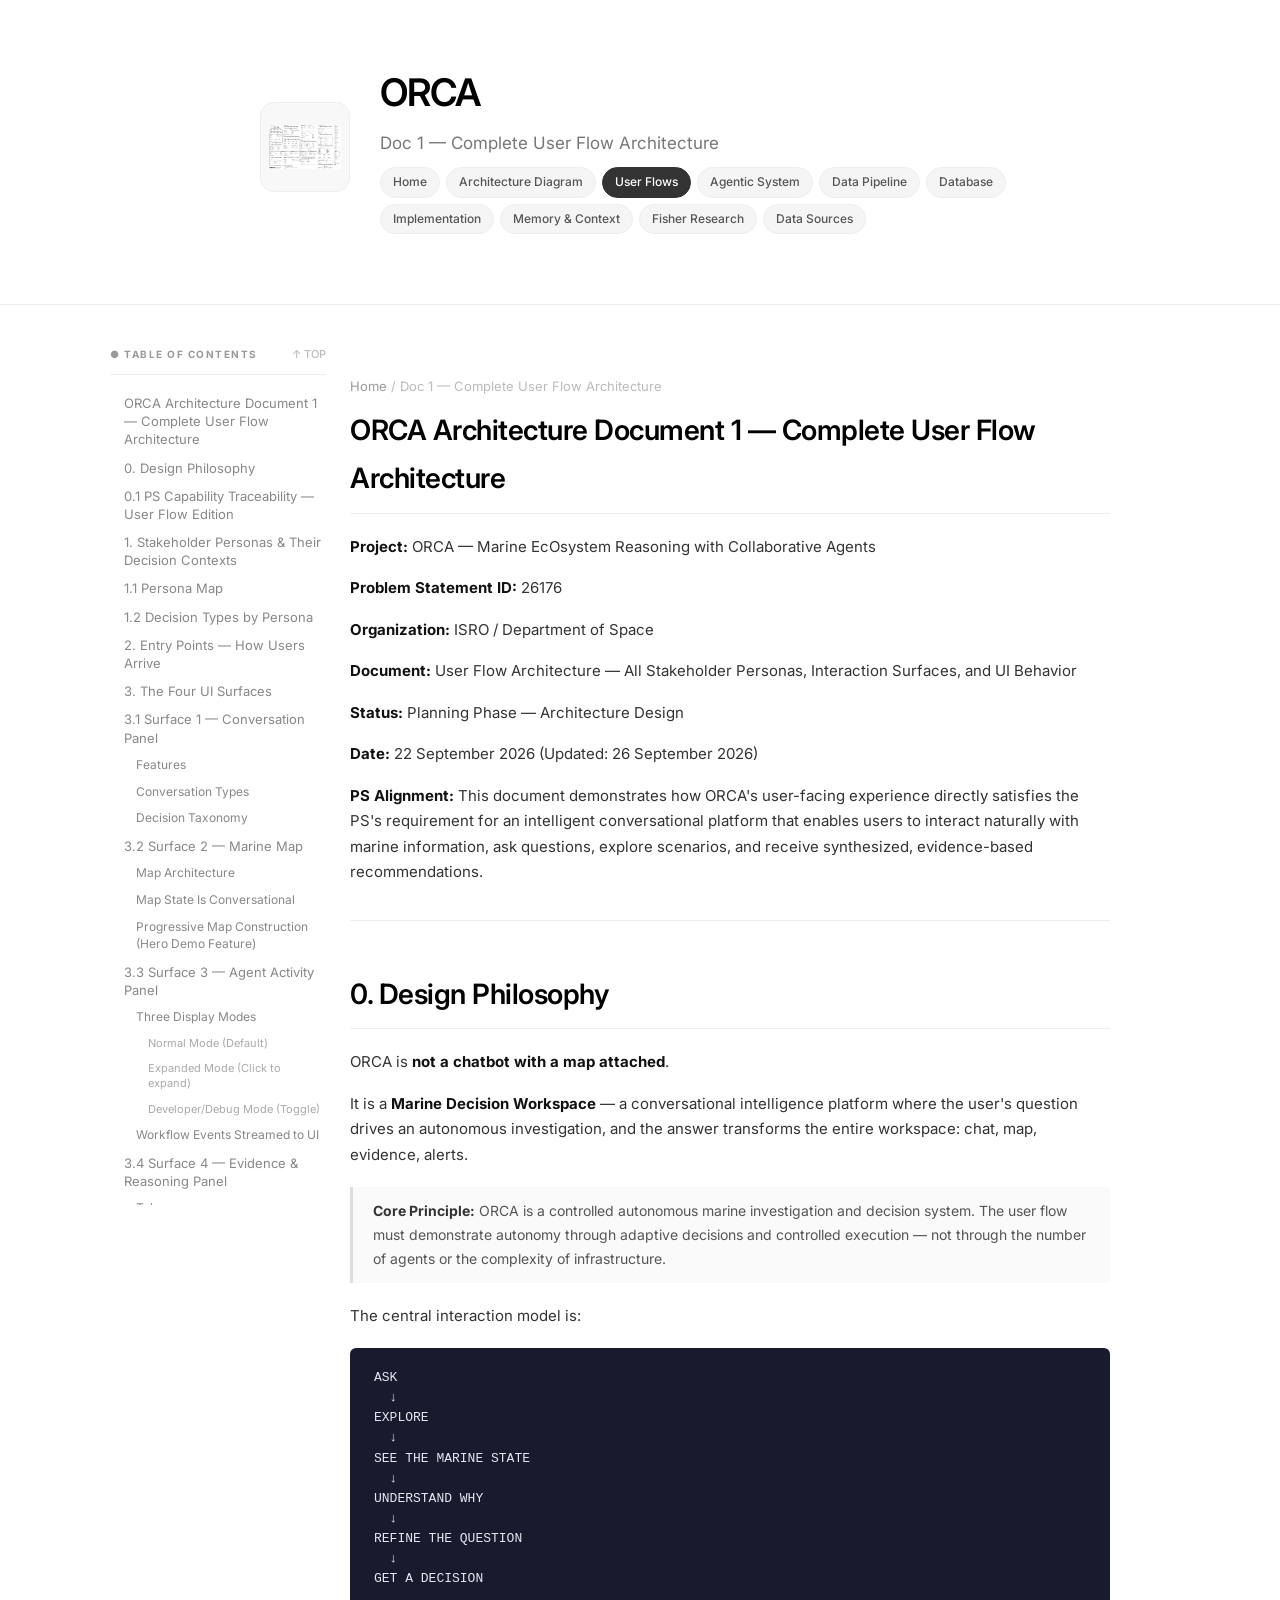
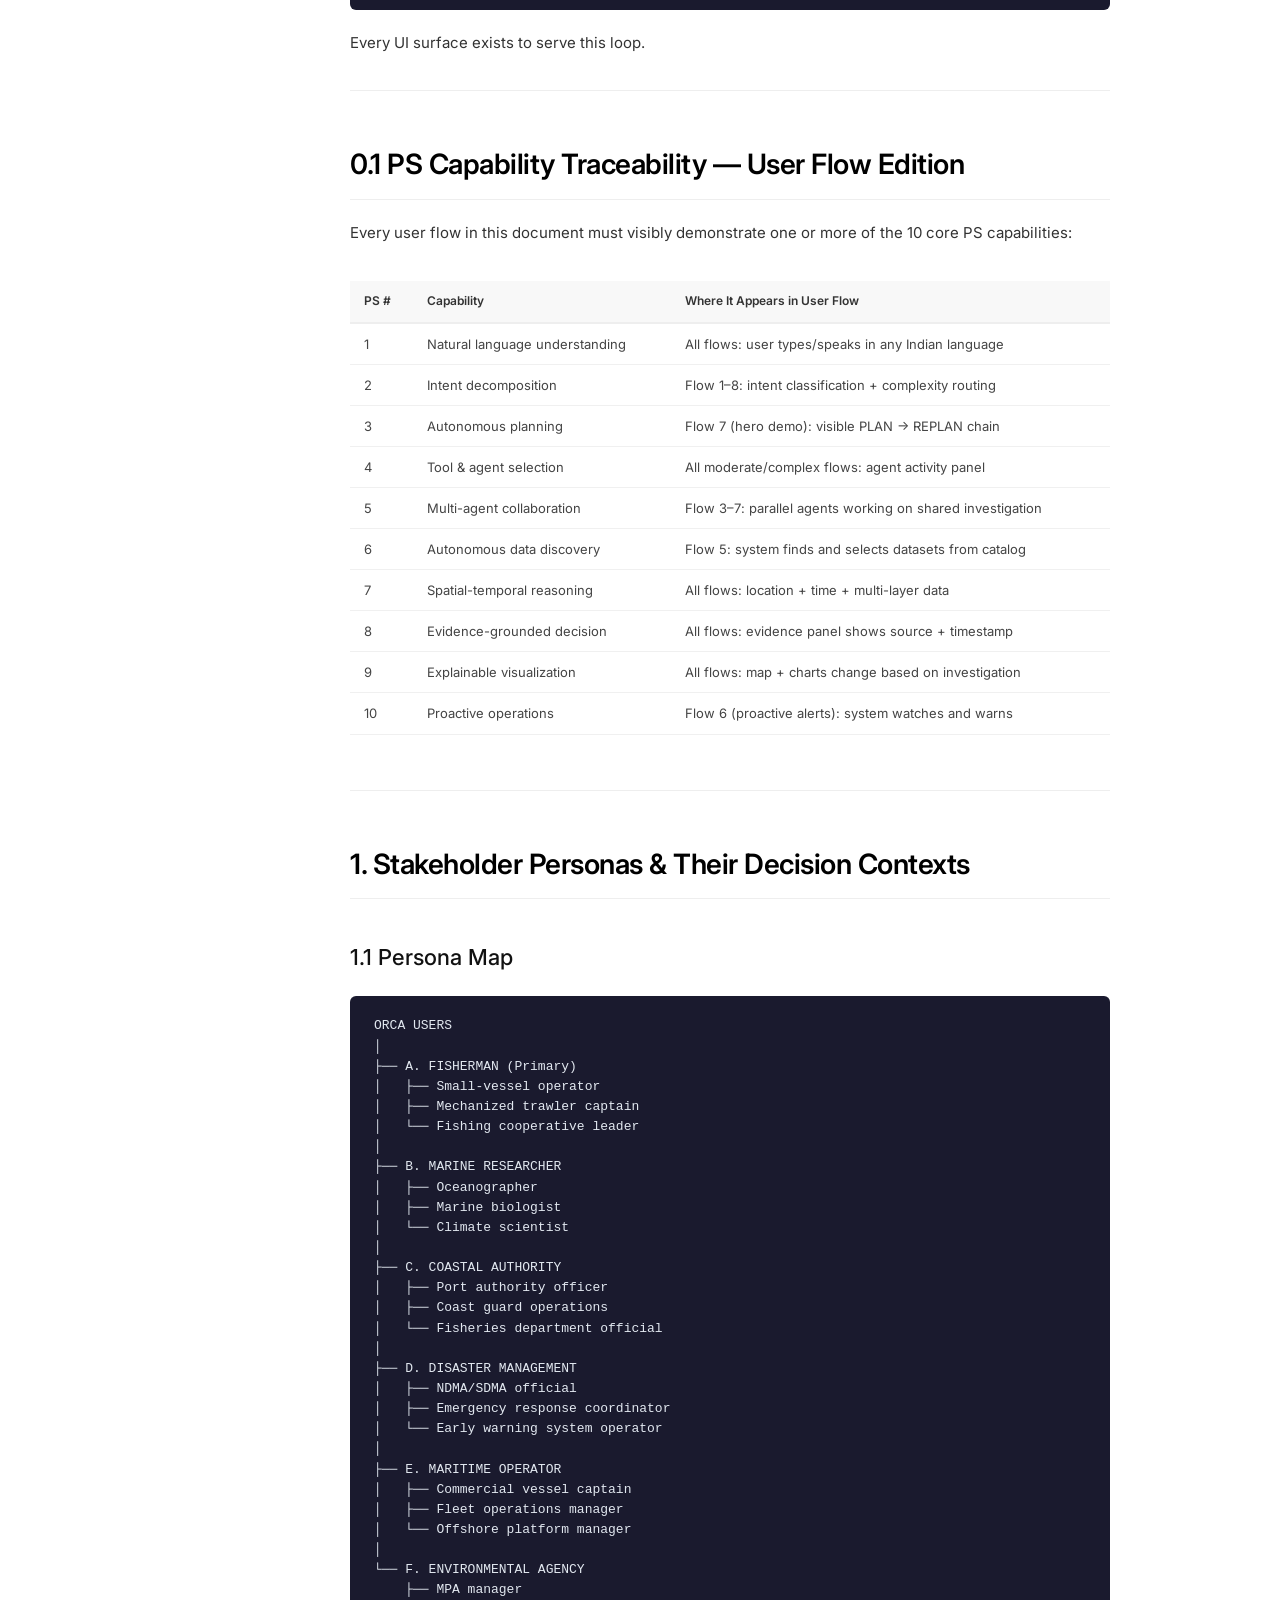
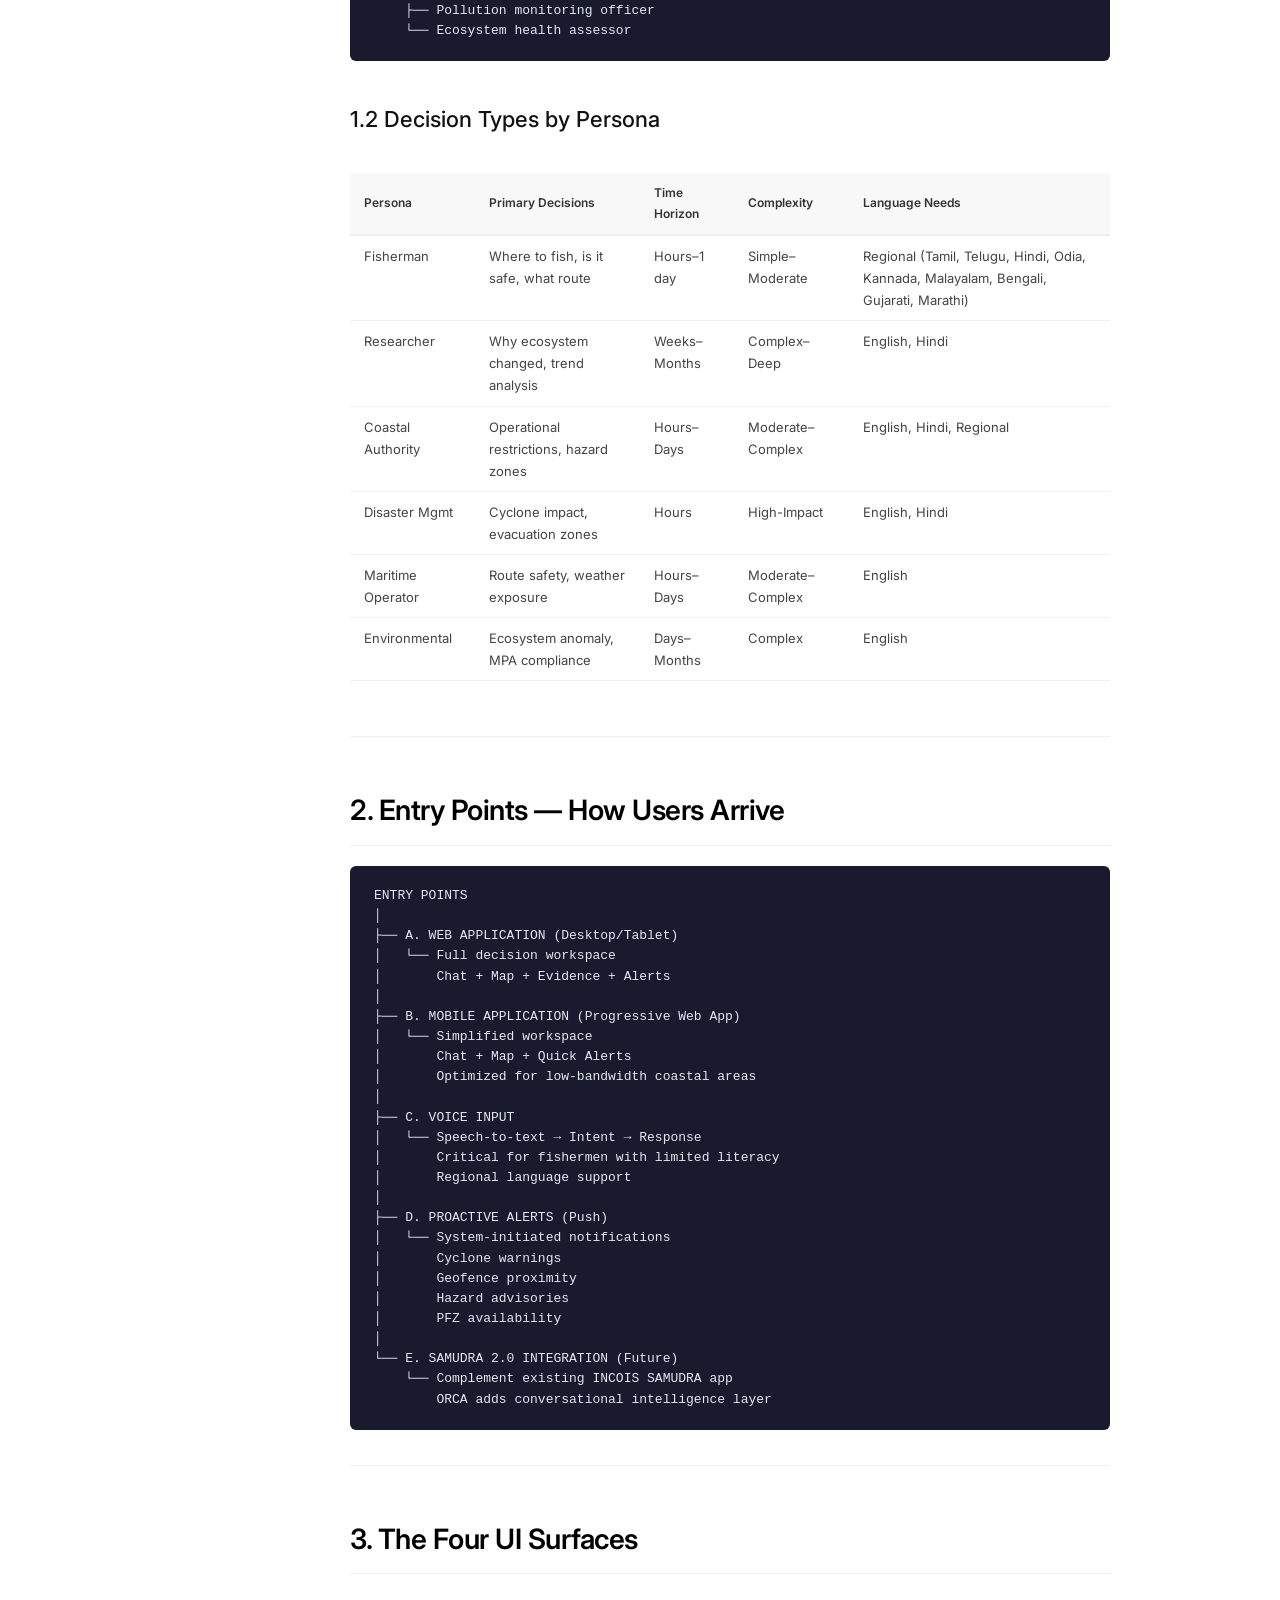
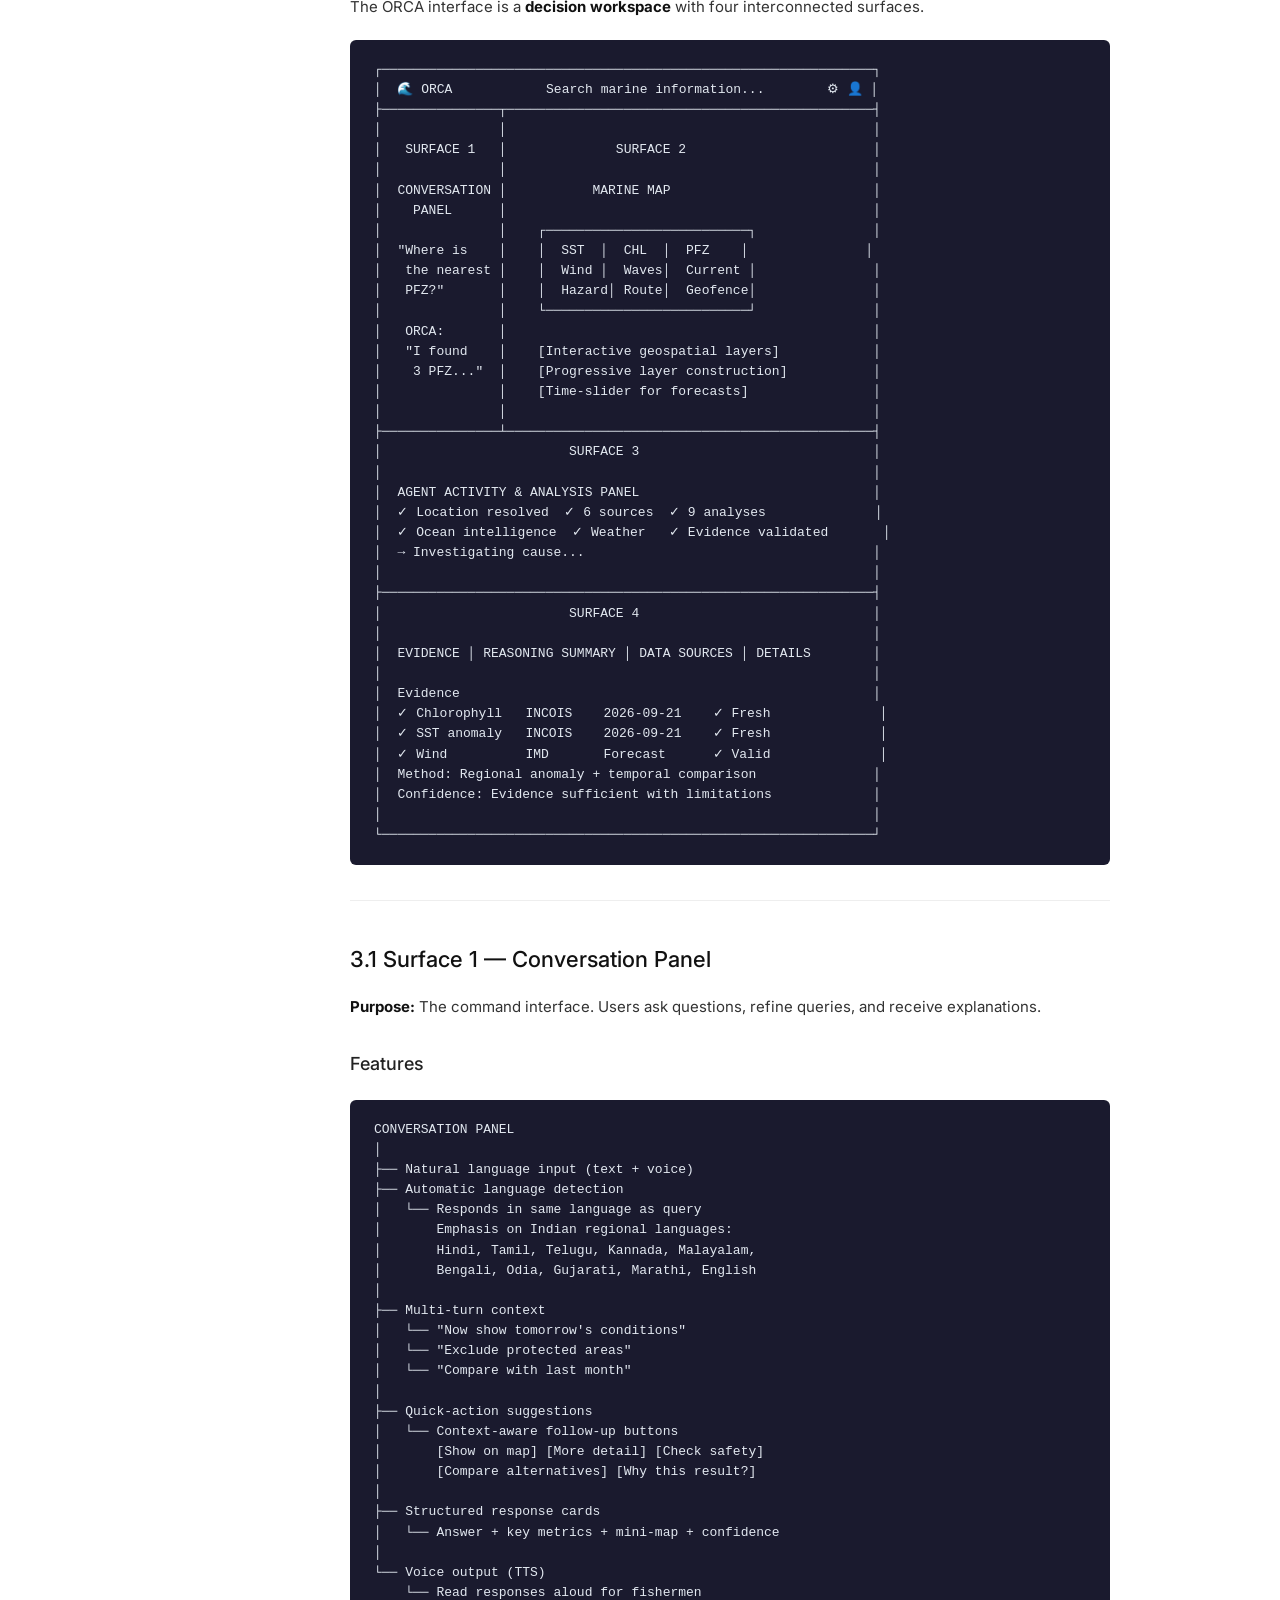
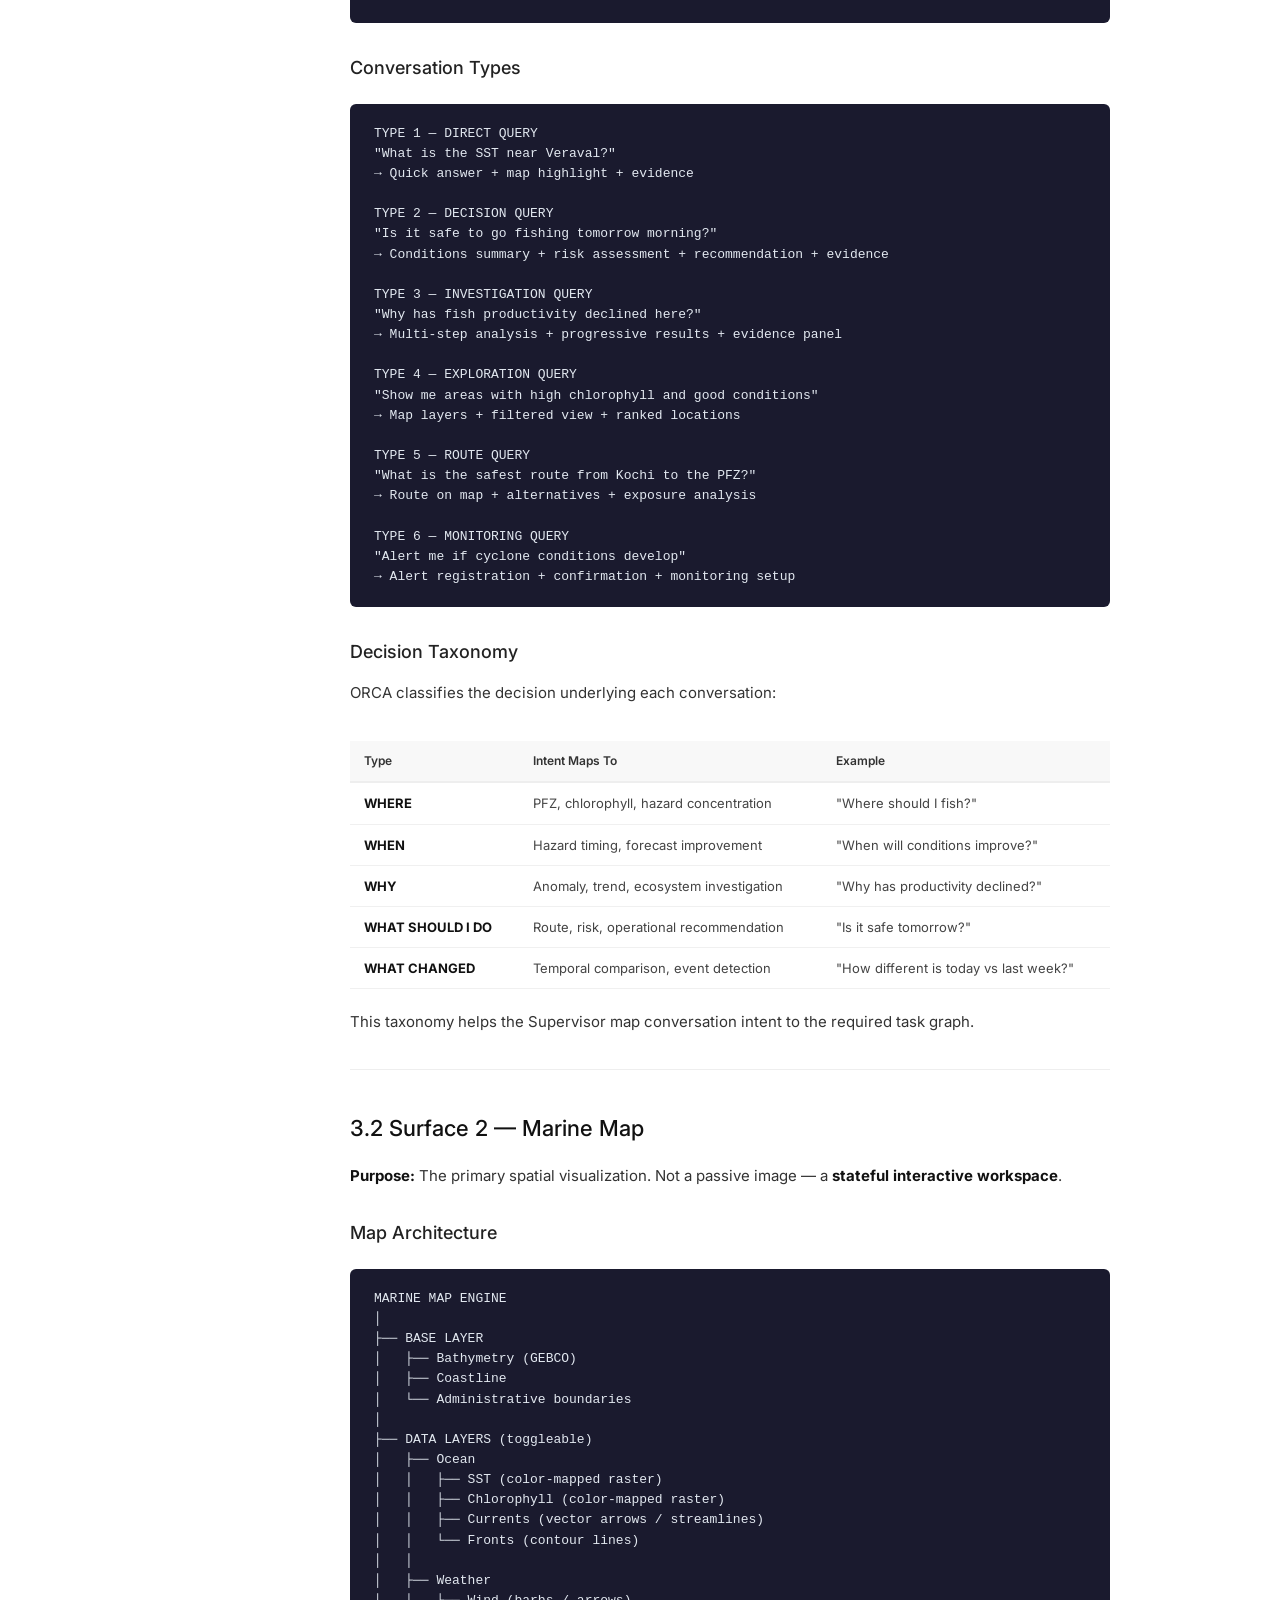
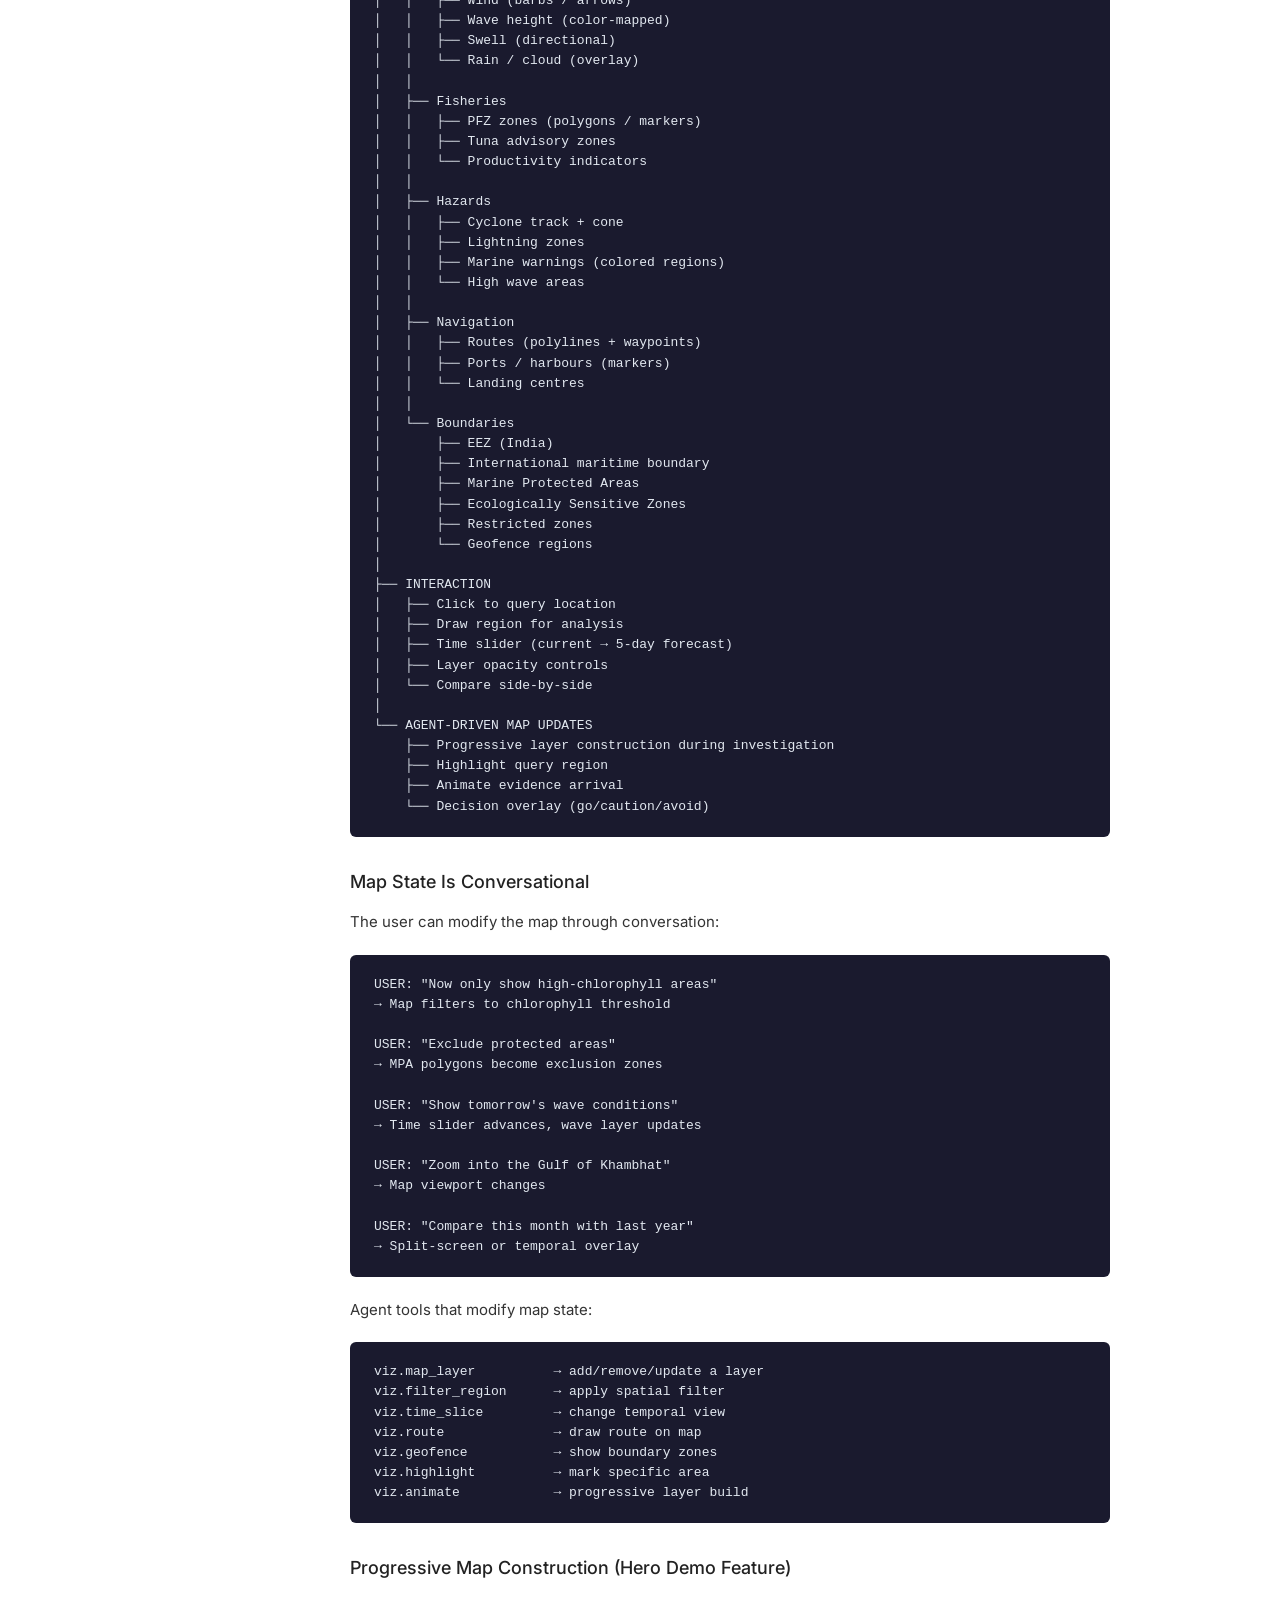
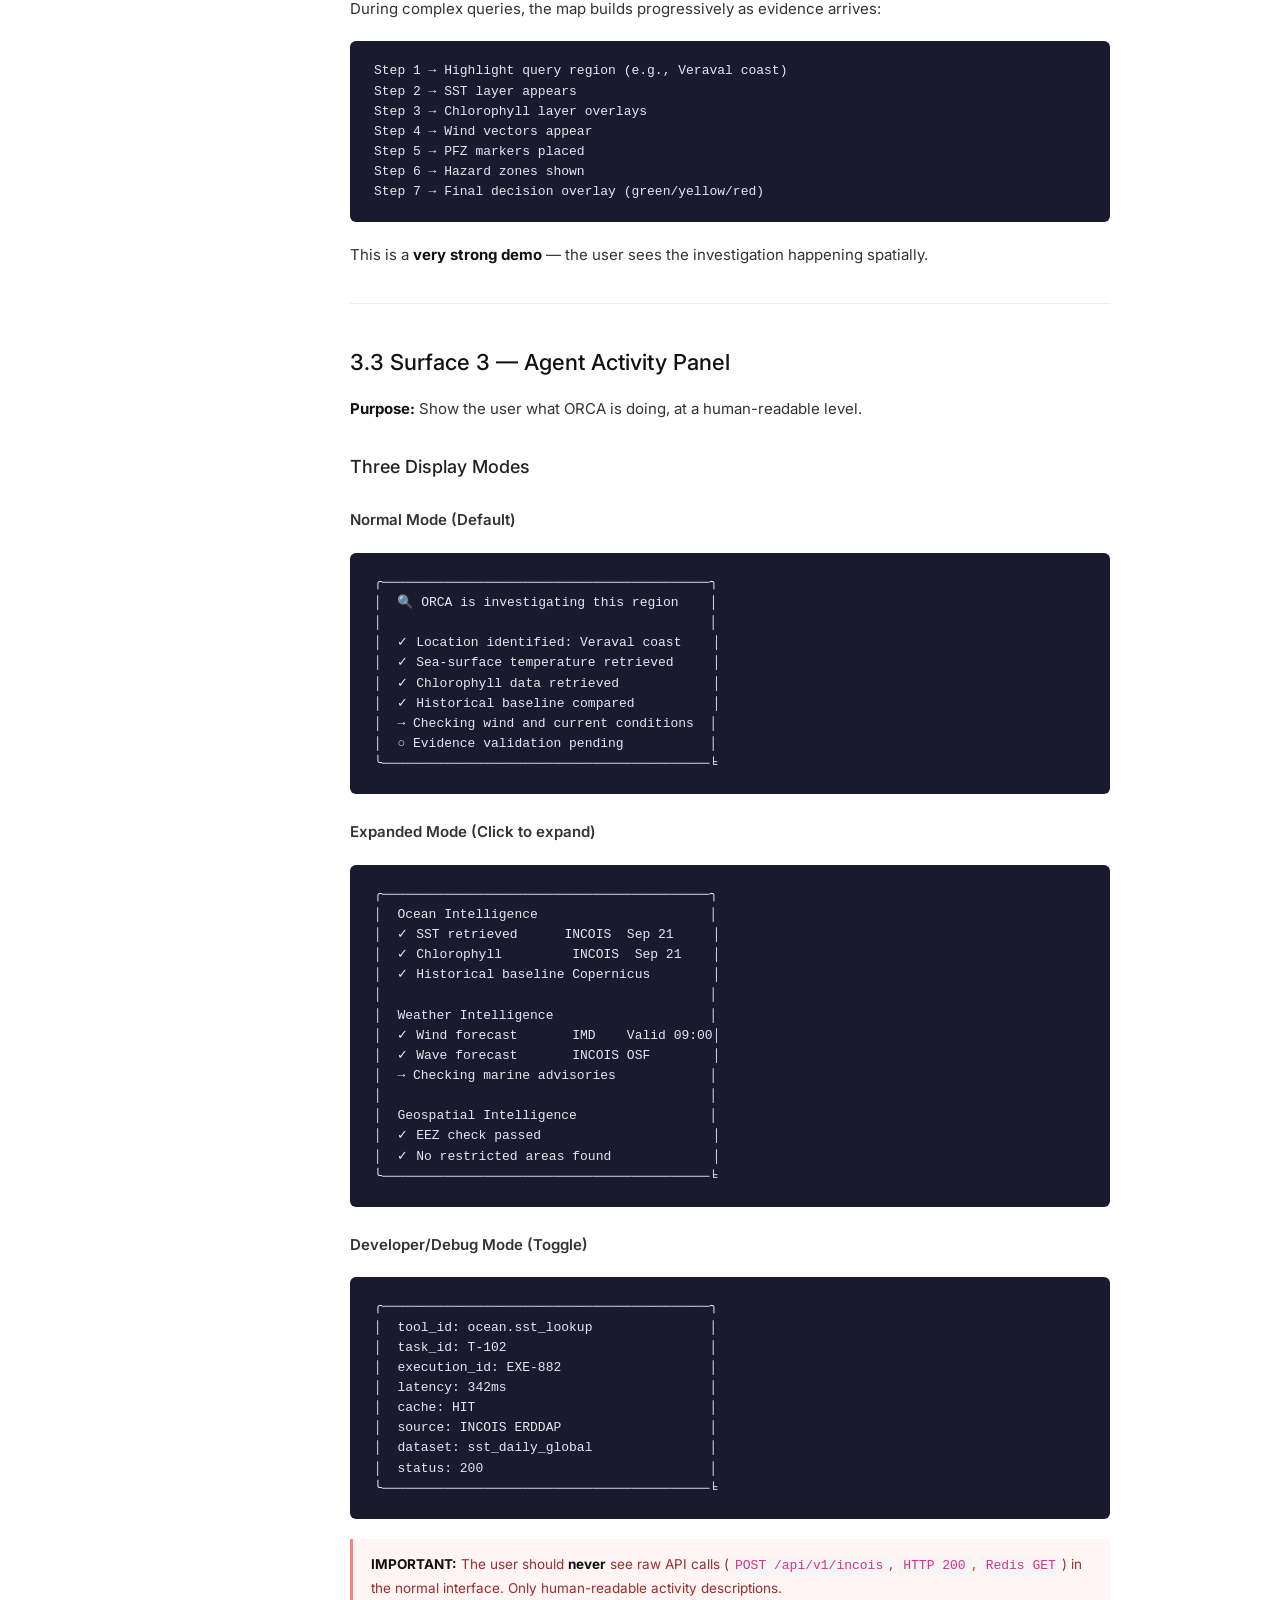
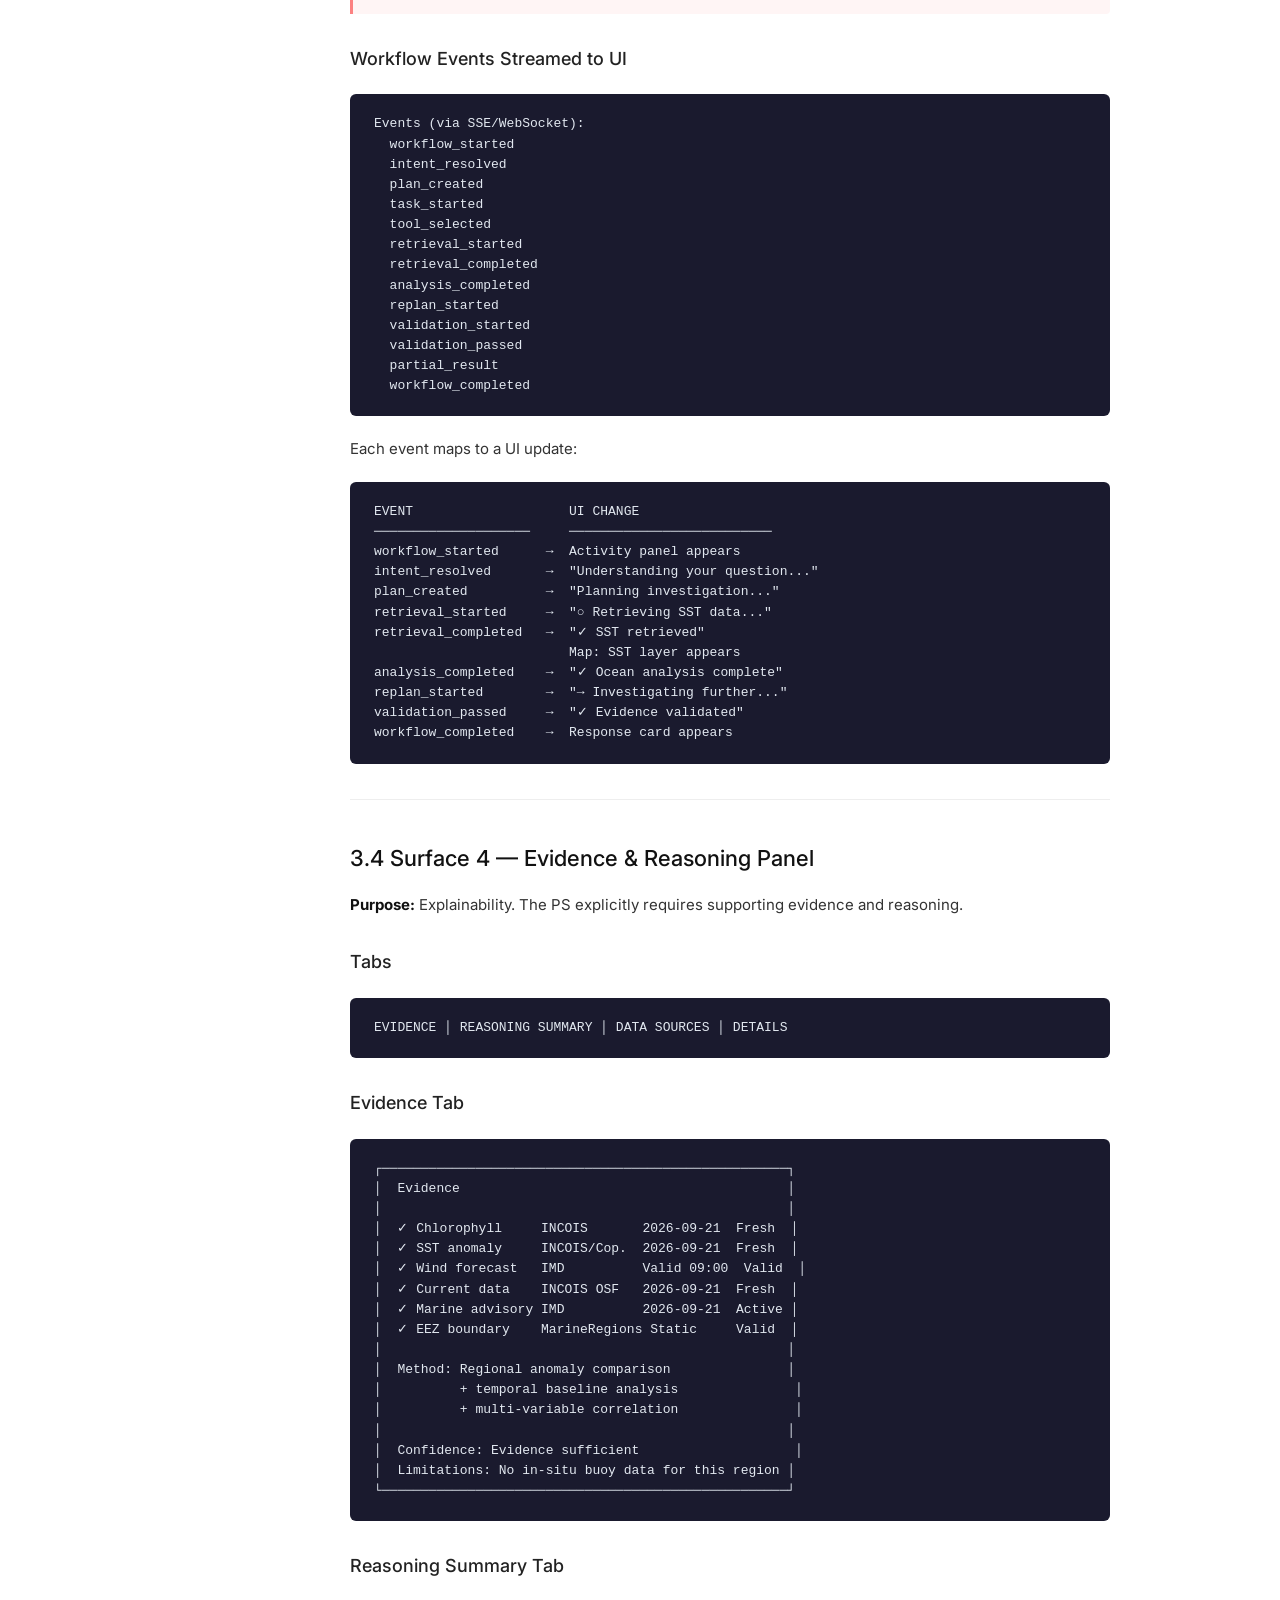
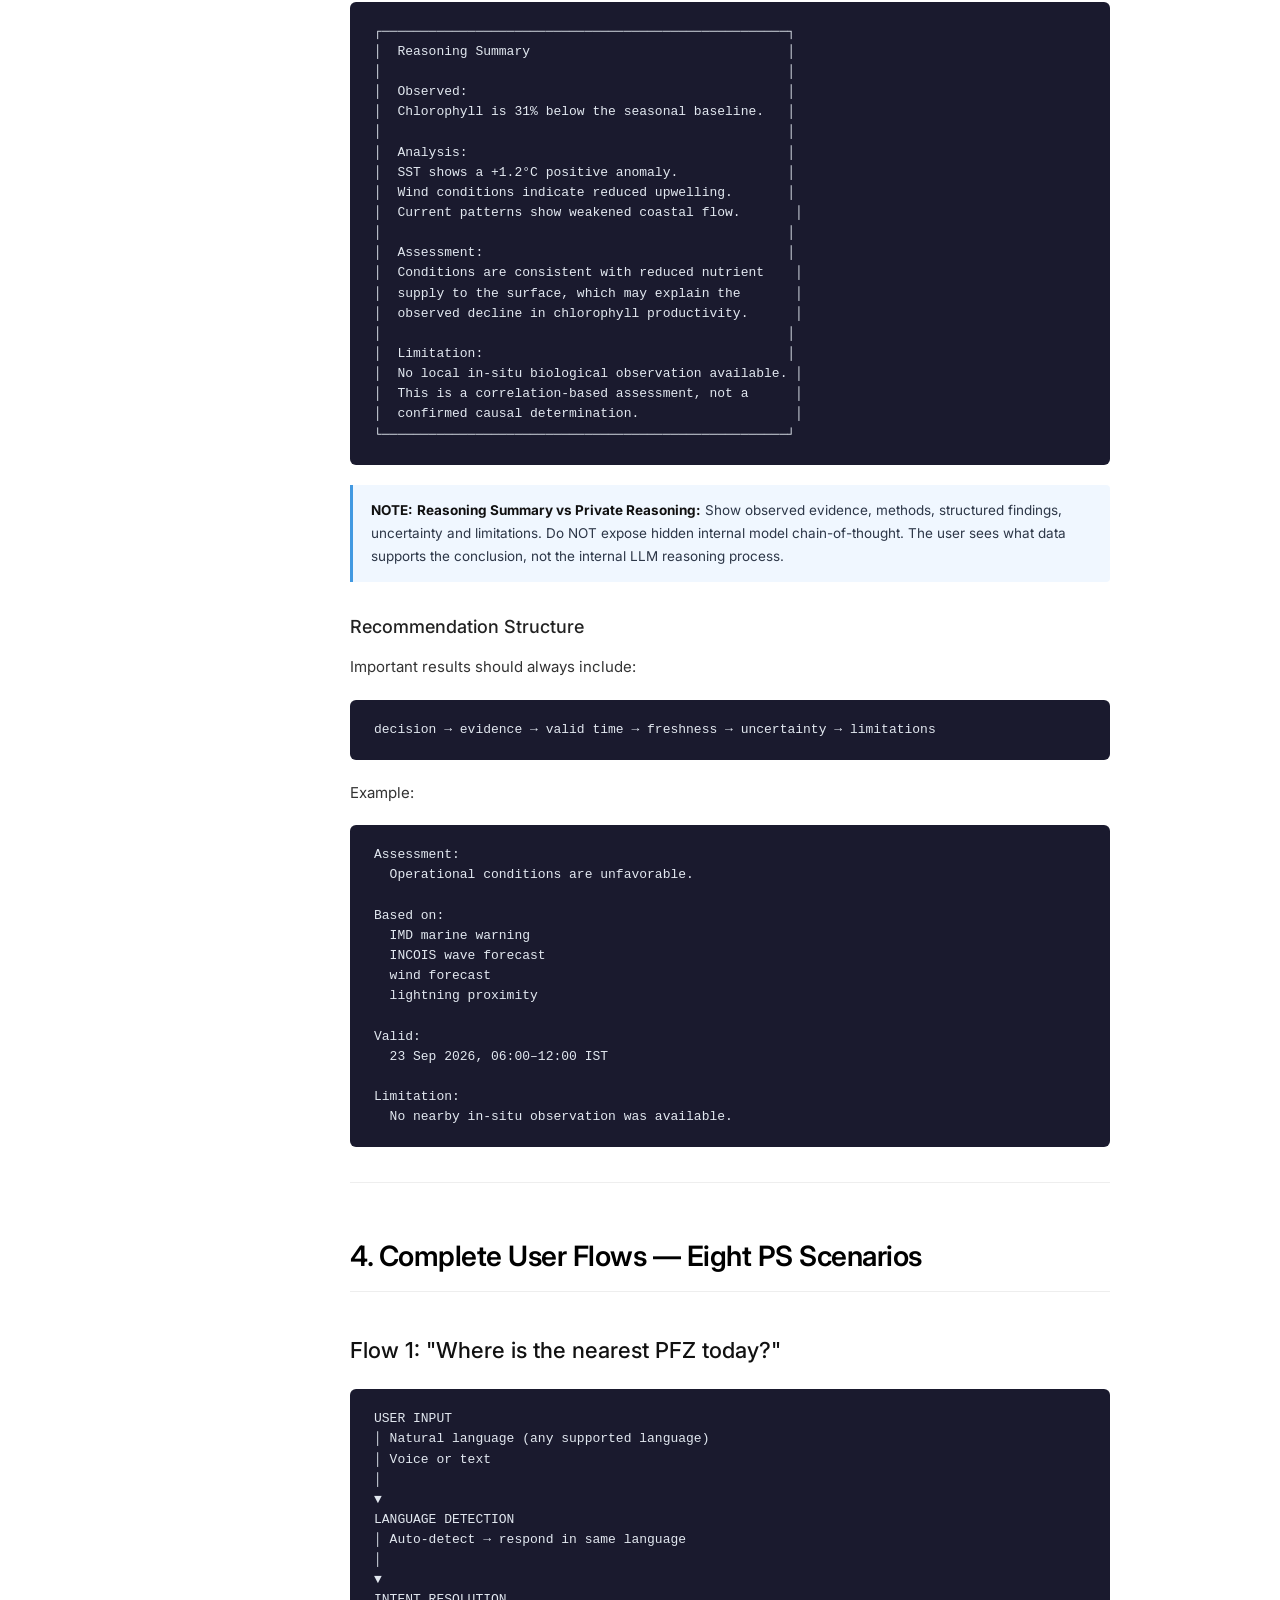
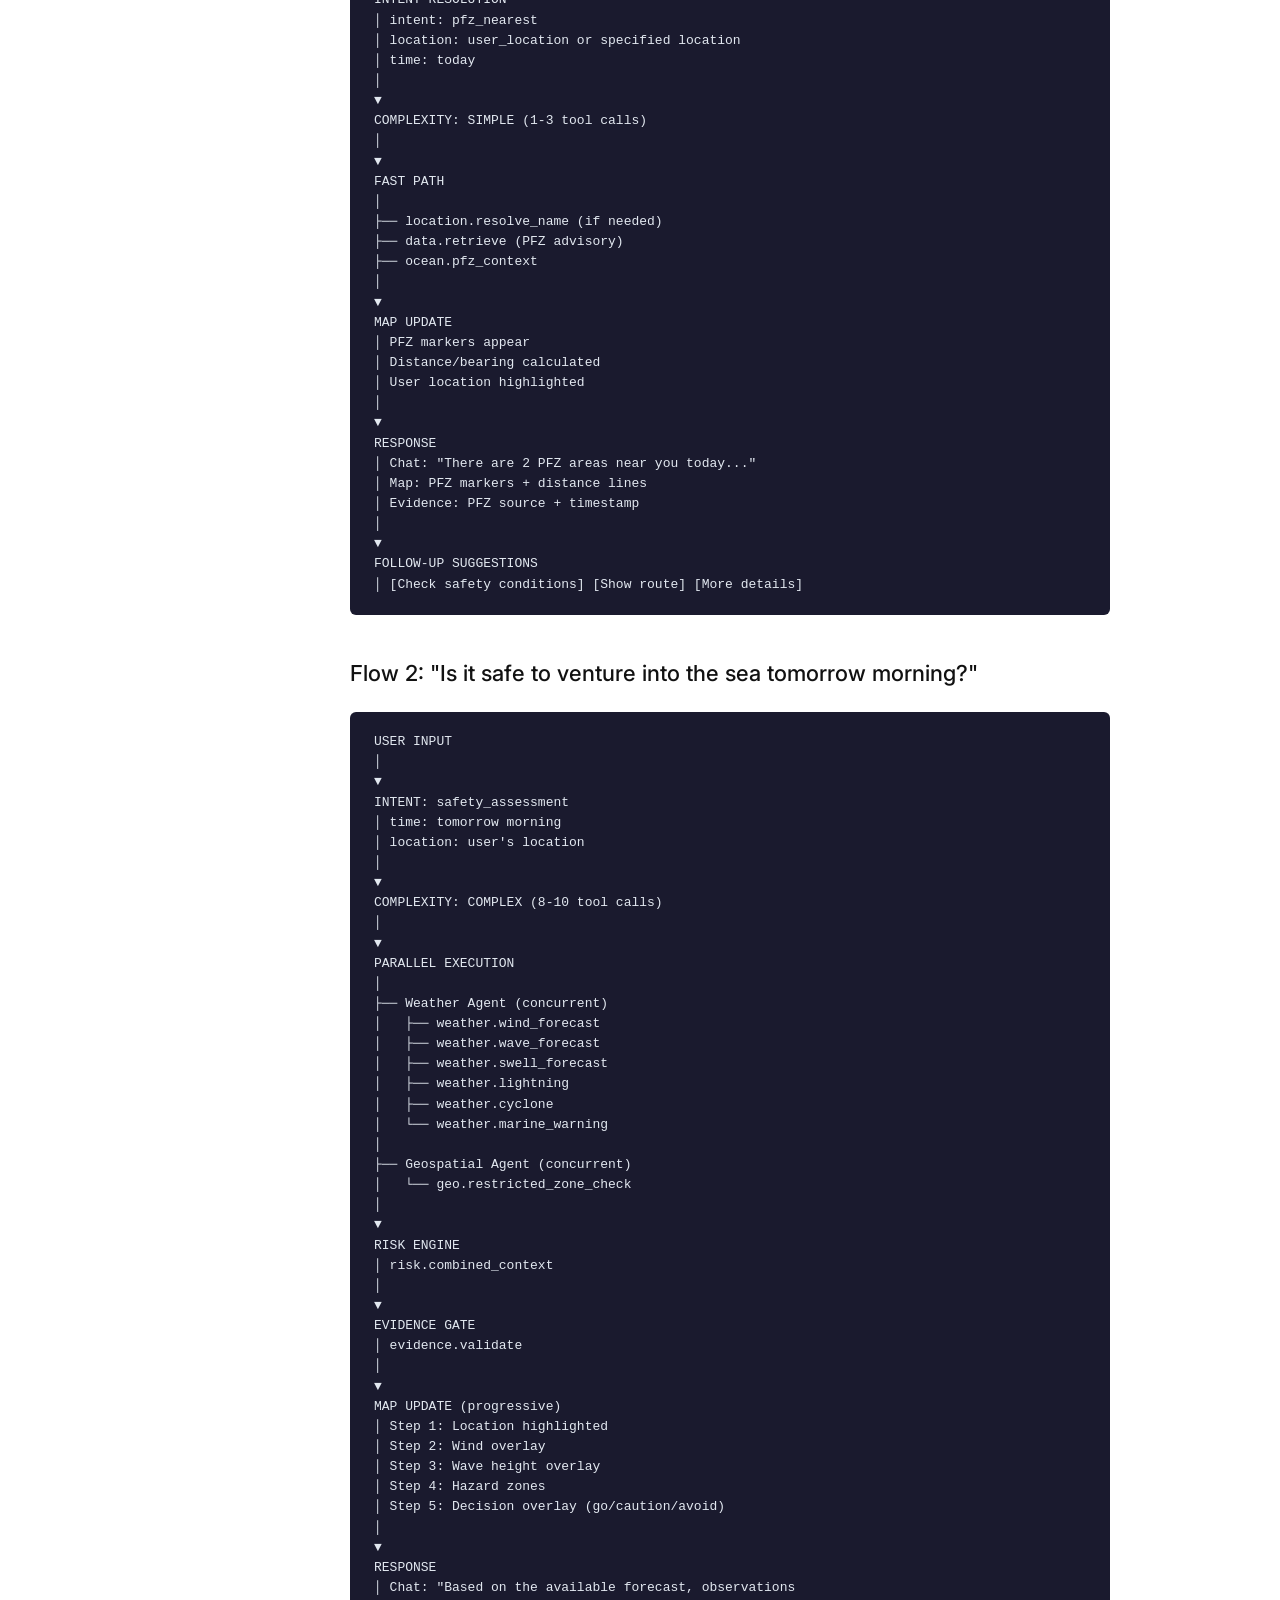
<file: doc1.html>
<!DOCTYPE html>
<html lang="en">
<head>
<meta charset="utf-8">
<meta name="viewport" content="width=device-width, initial-scale=1, shrink-to-fit=no">
<title>Doc 1 — Complete User Flow Architecture | ORCA Research Dossier</title>
<meta name="description" content="ORCA &#8212; Doc 1 — Complete User Flow Architecture. Complete research and architecture documentation.">
<link rel="stylesheet" type="text/css" href="style.css">
<link href="https://fonts.googleapis.com/css2?family=Inter:wght@400;500;600;700&display=swap" rel="stylesheet">
<script src="mermaid.min.js"></script>
<script>
if (typeof mermaid === 'undefined') {
  document.write('<script src="https://cdn.jsdelivr.net/npm/mermaid@11/dist/mermaid.min.js"><\/script>');
}
</script>
</head>
<body>

<header id="dhead" class="container">
  <div class="row">
    <div id="dpic">
      <img src="ORCA_architecture.svg" class="ppic" alt="ORCA" onerror="this.style.background='#f0f0f0'" />
    </div>
    <div id="ddesc">
      <h1>ORCA</h1>
      <h2>Doc 1 — Complete User Flow Architecture</h2>
      <nav class="doc-nav">
        <a href="index.html">Home</a>
<a href="architecture.html">Architecture Diagram</a>
<a href="doc1.html" class="active">User Flows</a>
<a href="doc2.html">Agentic System</a>
<a href="doc3.html">Data Pipeline</a>
<a href="doc4.html">Database</a>
<a href="doc5.html">Implementation</a>
<a href="doc6.html">Memory & Context</a>
<a href="fisher.html">Fisher Research</a>
<a href="data-sources.html">Data Sources</a>

      </nav>
    </div>
  </div>
</header>

<hr>

<div class="page-with-toc">
  <!-- Sidebar TOC -->
  <aside class="toc-sidebar">
    <div class="toc-sticky">
      <div class="toc-header">
        <span class="toc-label">&#9679; Table of Contents</span>
        <a class="toc-top-link" onclick="window.scrollTo({top:0,behavior:'smooth'})">&#8593; TOP</a>
      </div>
      <ul class="toc-list" id="tocList">
        <li><a href="#section-1" data-target="section-1">ORCA Architecture Document 1 — Complete User Flow Architecture</a></li>
<li><a href="#section-2" data-target="section-2">0. Design Philosophy</a></li>
<li><a href="#section-3" data-target="section-3">0.1 PS Capability Traceability — User Flow Edition</a></li>
<li><a href="#section-4" data-target="section-4">1. Stakeholder Personas & Their Decision Contexts</a></li>
<li><a href="#section-5" data-target="section-5">1.1 Persona Map</a></li>
<li><a href="#section-6" data-target="section-6">1.2 Decision Types by Persona</a></li>
<li><a href="#section-7" data-target="section-7">2. Entry Points — How Users Arrive</a></li>
<li><a href="#section-8" data-target="section-8">3. The Four UI Surfaces</a></li>
<li><a href="#section-9" data-target="section-9">3.1 Surface 1 — Conversation Panel</a></li>
<li><a href="#section-10" class="toc-h3" data-target="section-10">Features</a></li>
<li><a href="#section-11" class="toc-h3" data-target="section-11">Conversation Types</a></li>
<li><a href="#section-12" class="toc-h3" data-target="section-12">Decision Taxonomy</a></li>
<li><a href="#section-13" data-target="section-13">3.2 Surface 2 — Marine Map</a></li>
<li><a href="#section-14" class="toc-h3" data-target="section-14">Map Architecture</a></li>
<li><a href="#section-15" class="toc-h3" data-target="section-15">Map State Is Conversational</a></li>
<li><a href="#section-16" class="toc-h3" data-target="section-16">Progressive Map Construction (Hero Demo Feature)</a></li>
<li><a href="#section-17" data-target="section-17">3.3 Surface 3 — Agent Activity Panel</a></li>
<li><a href="#section-18" class="toc-h3" data-target="section-18">Three Display Modes</a></li>
<li><a href="#section-19" class="toc-h4" data-target="section-19">Normal Mode (Default)</a></li>
<li><a href="#section-20" class="toc-h4" data-target="section-20">Expanded Mode (Click to expand)</a></li>
<li><a href="#section-21" class="toc-h4" data-target="section-21">Developer/Debug Mode (Toggle)</a></li>
<li><a href="#section-22" class="toc-h3" data-target="section-22">Workflow Events Streamed to UI</a></li>
<li><a href="#section-23" data-target="section-23">3.4 Surface 4 — Evidence & Reasoning Panel</a></li>
<li><a href="#section-24" class="toc-h3" data-target="section-24">Tabs</a></li>
<li><a href="#section-25" class="toc-h3" data-target="section-25">Evidence Tab</a></li>
<li><a href="#section-26" class="toc-h3" data-target="section-26">Reasoning Summary Tab</a></li>
<li><a href="#section-27" class="toc-h3" data-target="section-27">Recommendation Structure</a></li>
<li><a href="#section-28" data-target="section-28">4. Complete User Flows — Eight PS Scenarios</a></li>
<li><a href="#section-29" data-target="section-29">Flow 1: "Where is the nearest PFZ today?"</a></li>
<li><a href="#section-30" data-target="section-30">Flow 2: "Is it safe to venture into the sea tomorrow morning?"</a></li>
<li><a href="#section-31" data-target="section-31">Flow 3: "What are the tide, weather, and sea conditions near my fishing locat...</a></li>
<li><a href="#section-32" data-target="section-32">Flow 4: "Are there any lightning or cyclone alerts?"</a></li>
<li><a href="#section-33" data-target="section-33">Flow 5: "Which regions show high chlorophyll and favourable SST?"</a></li>
<li><a href="#section-34" data-target="section-34">Flow 6: "What is the safest route considering weather and sea-state?"</a></li>
<li><a href="#section-35" data-target="section-35">Flow 7: "Why has fish productivity declined in this region?"</a></li>
<li><a href="#section-36" data-target="section-36">Flow 8: "Which fishing zones should be avoided due to hazards or geofencing?"</a></li>
<li><a href="#section-37" data-target="section-37">5. Multi-Turn Conversation Flow</a></li>
<li><a href="#section-38" class="toc-h3" data-target="section-38">Context Management</a></li>
<li><a href="#section-39" data-target="section-39">6. Proactive Alert Flow</a></li>
<li><a href="#section-40" data-target="section-40">7. Language & Accessibility Flow</a></li>
<li><a href="#section-41" class="toc-h3" data-target="section-41">Accessibility Features</a></li>
<li><a href="#section-42" data-target="section-42">8. Mobile-First Design Considerations</a></li>
<li><a href="#section-43" data-target="section-43">9. Error & Degradation Flows</a></li>
<li><a href="#section-44" data-target="section-44">10. Response Structure</a></li>
<li><a href="#section-45" data-target="section-45">11. Complete User Journey Map</a></li>
<li><a href="#section-46" data-target="section-46">12. Streaming Communication & UI Truthfulness</a></li>
<li><a href="#section-47" class="toc-h3" data-target="section-47">Streaming Communication Flow</a></li>
<li><a href="#section-48" class="toc-h3" data-target="section-48">UI Truthfulness Rule</a></li>
<li><a href="#section-49" data-target="section-49">13. V1 Geographic Scope</a></li>
<li><a href="#section-50" data-target="section-50">14. Hero Demo & Secondary Demos</a></li>
<li><a href="#section-51" class="toc-h3" data-target="section-51">Hero Demo Query</a></li>
<li><a href="#section-52" class="toc-h3" data-target="section-52">Secondary Demos (short paths)</a></li>
<li><a href="#section-53" data-target="section-53">15. Technology Stack for UI</a></li>
<li><a href="#section-54" data-target="section-54">16. Summary — What Makes ORCA's User Flow Unique</a></li>
<li><a href="#section-55" data-target="section-55">17. PS Fulfillment Verification — User Flow Document</a></li>
<li><a href="#section-56" data-target="section-56">18. Investigation Activity UI Contract</a></li>
<li><a href="#section-57" data-target="section-57">Investigation Activity = WHAT ORCA DID</a></li>
<li><a href="#section-58" data-target="section-58">Why This Result = WHAT SUPPORTS THE RESULT</a></li>
<li><a href="#section-59" data-target="section-59">What MUST NEVER appear in Investigation Activity</a></li>
<li><a href="#section-60" data-target="section-60">19. Human Decision Boundary</a></li>
<li><a href="#section-61" class="toc-h3" data-target="section-61">V1 Hard Rules</a></li>
<li><a href="#section-62" class="toc-h3" data-target="section-62">Correct Wording</a></li>
<li><a href="#section-63" data-target="section-63">20. Risk Vocabulary Contract</a></li>
      </ul>
    </div>
  </aside>

  <!-- Main content -->
  <div class="toc-content">
    <div class="breadcrumb"><a href="index.html">Home</a> / Doc 1 — Complete User Flow Architecture</div>

    <div class="md-content">
<h1 id="section-1">ORCA Architecture Document 1 — Complete User Flow Architecture</h1>

<p><strong>Project:</strong> ORCA — Marine EcOsystem Reasoning with Collaborative Agents</p>
<p><strong>Problem Statement ID:</strong> 26176</p>
<p><strong>Organization:</strong> ISRO / Department of Space</p>
<p><strong>Document:</strong> User Flow Architecture — All Stakeholder Personas, Interaction Surfaces, and UI Behavior</p>
<p><strong>Status:</strong> Planning Phase — Architecture Design</p>
<p><strong>Date:</strong> 22 September 2026 (Updated: 26 September 2026)</p>
<p><strong>PS Alignment:</strong> This document demonstrates how ORCA's user-facing experience directly satisfies the PS's requirement for an intelligent conversational platform that enables users to interact naturally with marine information, ask questions, explore scenarios, and receive synthesized, evidence-based recommendations.</p>

<hr>

<h1 id="section-2">0. Design Philosophy</h1>

<p>ORCA is <strong>not a chatbot with a map attached</strong>.</p>

<p>It is a <strong>Marine Decision Workspace</strong> — a conversational intelligence platform where the user's question drives an autonomous investigation, and the answer transforms the entire workspace: chat, map, evidence, alerts.</p>

<blockquote><strong>Core Principle:</strong> ORCA is a controlled autonomous marine investigation and decision system. The user flow must demonstrate autonomy through adaptive decisions and controlled execution — not through the number of agents or the complexity of infrastructure.</blockquote>

<p>The central interaction model is:</p>

<pre><code class="language-text">ASK
  ↓
EXPLORE
  ↓
SEE THE MARINE STATE
  ↓
UNDERSTAND WHY
  ↓
REFINE THE QUESTION
  ↓
GET A DECISION</code></pre>

<p>Every UI surface exists to serve this loop.</p>

<hr>

<h1 id="section-3">0.1 PS Capability Traceability — User Flow Edition</h1>

<p>Every user flow in this document must visibly demonstrate one or more of the 10 core PS capabilities:</p>

<div style="overflow-x:auto;"><table>
<thead><tr><th>PS #</th><th>Capability</th><th>Where It Appears in User Flow</th></tr></thead>
<tbody><tr><td>1</td><td>Natural language understanding</td><td>All flows: user types/speaks in any Indian language</td></tr>
<tr><td>2</td><td>Intent decomposition</td><td>Flow 1–8: intent classification + complexity routing</td></tr>
<tr><td>3</td><td>Autonomous planning</td><td>Flow 7 (hero demo): visible PLAN → REPLAN chain</td></tr>
<tr><td>4</td><td>Tool & agent selection</td><td>All moderate/complex flows: agent activity panel</td></tr>
<tr><td>5</td><td>Multi-agent collaboration</td><td>Flow 3–7: parallel agents working on shared investigation</td></tr>
<tr><td>6</td><td>Autonomous data discovery</td><td>Flow 5: system finds and selects datasets from catalog</td></tr>
<tr><td>7</td><td>Spatial-temporal reasoning</td><td>All flows: location + time + multi-layer data</td></tr>
<tr><td>8</td><td>Evidence-grounded decision</td><td>All flows: evidence panel shows source + timestamp</td></tr>
<tr><td>9</td><td>Explainable visualization</td><td>All flows: map + charts change based on investigation</td></tr>
<tr><td>10</td><td>Proactive operations</td><td>Flow 6 (proactive alerts): system watches and warns</td></tr>
</tbody></table></div>

<hr>

<h1 id="section-4">1. Stakeholder Personas & Their Decision Contexts</h1>

<h2 id="section-5">1.1 Persona Map</h2>

<pre><code class="language-text">ORCA USERS
│
├── A. FISHERMAN (Primary)
│   ├── Small-vessel operator
│   ├── Mechanized trawler captain
│   └── Fishing cooperative leader
│
├── B. MARINE RESEARCHER
│   ├── Oceanographer
│   ├── Marine biologist
│   └── Climate scientist
│
├── C. COASTAL AUTHORITY
│   ├── Port authority officer
│   ├── Coast guard operations
│   └── Fisheries department official
│
├── D. DISASTER MANAGEMENT
│   ├── NDMA/SDMA official
│   ├── Emergency response coordinator
│   └── Early warning system operator
│
├── E. MARITIME OPERATOR
│   ├── Commercial vessel captain
│   ├── Fleet operations manager
│   └── Offshore platform manager
│
└── F. ENVIRONMENTAL AGENCY
    ├── MPA manager
    ├── Pollution monitoring officer
    └── Ecosystem health assessor</code></pre>

<h2 id="section-6">1.2 Decision Types by Persona</h2>

<div style="overflow-x:auto;"><table>
<thead><tr><th>Persona</th><th>Primary Decisions</th><th>Time Horizon</th><th>Complexity</th><th>Language Needs</th></tr></thead>
<tbody><tr><td>Fisherman</td><td>Where to fish, is it safe, what route</td><td>Hours–1 day</td><td>Simple–Moderate</td><td>Regional (Tamil, Telugu, Hindi, Odia, Kannada, Malayalam, Bengali, Gujarati, Marathi)</td></tr>
<tr><td>Researcher</td><td>Why ecosystem changed, trend analysis</td><td>Weeks–Months</td><td>Complex–Deep</td><td>English, Hindi</td></tr>
<tr><td>Coastal Authority</td><td>Operational restrictions, hazard zones</td><td>Hours–Days</td><td>Moderate–Complex</td><td>English, Hindi, Regional</td></tr>
<tr><td>Disaster Mgmt</td><td>Cyclone impact, evacuation zones</td><td>Hours</td><td>High-Impact</td><td>English, Hindi</td></tr>
<tr><td>Maritime Operator</td><td>Route safety, weather exposure</td><td>Hours–Days</td><td>Moderate–Complex</td><td>English</td></tr>
<tr><td>Environmental</td><td>Ecosystem anomaly, MPA compliance</td><td>Days–Months</td><td>Complex</td><td>English</td></tr>
</tbody></table></div>

<hr>

<h1 id="section-7">2. Entry Points — How Users Arrive</h1>

<pre><code class="language-text">ENTRY POINTS
│
├── A. WEB APPLICATION (Desktop/Tablet)
│   └── Full decision workspace
│       Chat + Map + Evidence + Alerts
│
├── B. MOBILE APPLICATION (Progressive Web App)
│   └── Simplified workspace
│       Chat + Map + Quick Alerts
│       Optimized for low-bandwidth coastal areas
│
├── C. VOICE INPUT
│   └── Speech-to-text → Intent → Response
│       Critical for fishermen with limited literacy
│       Regional language support
│
├── D. PROACTIVE ALERTS (Push)
│   └── System-initiated notifications
│       Cyclone warnings
│       Geofence proximity
│       Hazard advisories
│       PFZ availability
│
└── E. SAMUDRA 2.0 INTEGRATION (Future)
    └── Complement existing INCOIS SAMUDRA app
        ORCA adds conversational intelligence layer</code></pre>

<hr>

<h1 id="section-8">3. The Four UI Surfaces</h1>

<p>The ORCA interface is a <strong>decision workspace</strong> with four interconnected surfaces.</p>

<pre><code class="language-text">┌───────────────────────────────────────────────────────────────┐
│  🌊 ORCA            Search marine information...        ⚙ 👤 │
├───────────────┬───────────────────────────────────────────────┤
│               │                                               │
│   SURFACE 1   │              SURFACE 2                        │
│               │                                               │
│  CONVERSATION │           MARINE MAP                          │
│    PANEL      │                                               │
│               │    ┌──────────────────────────┐               │
│  &quot;Where is    │    │  SST  │  CHL  │  PFZ    │               │
│   the nearest │    │  Wind │  Waves│  Current │               │
│   PFZ?&quot;       │    │  Hazard│ Route│  Geofence│               │
│               │    └──────────────────────────┘               │
│   ORCA:       │                                               │
│   &quot;I found    │    [Interactive geospatial layers]            │
│    3 PFZ...&quot;  │    [Progressive layer construction]           │
│               │    [Time-slider for forecasts]                │
│               │                                               │
├───────────────┴───────────────────────────────────────────────┤
│                        SURFACE 3                              │
│                                                               │
│  AGENT ACTIVITY &amp; ANALYSIS PANEL                              │
│  ✓ Location resolved  ✓ 6 sources  ✓ 9 analyses              │
│  ✓ Ocean intelligence  ✓ Weather   ✓ Evidence validated       │
│  → Investigating cause...                                     │
│                                                               │
├───────────────────────────────────────────────────────────────┤
│                        SURFACE 4                              │
│                                                               │
│  EVIDENCE │ REASONING SUMMARY │ DATA SOURCES │ DETAILS        │
│                                                               │
│  Evidence                                                     │
│  ✓ Chlorophyll   INCOIS    2026-09-21    ✓ Fresh              │
│  ✓ SST anomaly   INCOIS    2026-09-21    ✓ Fresh              │
│  ✓ Wind          IMD       Forecast      ✓ Valid              │
│  Method: Regional anomaly + temporal comparison               │
│  Confidence: Evidence sufficient with limitations             │
│                                                               │
└───────────────────────────────────────────────────────────────┘</code></pre>

<hr>

<h2 id="section-9">3.1 Surface 1 — Conversation Panel</h2>

<p><strong>Purpose:</strong> The command interface. Users ask questions, refine queries, and receive explanations.</p>

<h3 id="section-10">Features</h3>

<pre><code class="language-text">CONVERSATION PANEL
│
├── Natural language input (text + voice)
├── Automatic language detection
│   └── Responds in same language as query
│       Emphasis on Indian regional languages:
│       Hindi, Tamil, Telugu, Kannada, Malayalam,
│       Bengali, Odia, Gujarati, Marathi, English
│
├── Multi-turn context
│   └── &quot;Now show tomorrow&#x27;s conditions&quot;
│   └── &quot;Exclude protected areas&quot;
│   └── &quot;Compare with last month&quot;
│
├── Quick-action suggestions
│   └── Context-aware follow-up buttons
│       [Show on map] [More detail] [Check safety]
│       [Compare alternatives] [Why this result?]
│
├── Structured response cards
│   └── Answer + key metrics + mini-map + confidence
│
└── Voice output (TTS)
    └── Read responses aloud for fishermen</code></pre>

<h3 id="section-11">Conversation Types</h3>

<pre><code class="language-text">TYPE 1 — DIRECT QUERY
&quot;What is the SST near Veraval?&quot;
→ Quick answer + map highlight + evidence

TYPE 2 — DECISION QUERY
&quot;Is it safe to go fishing tomorrow morning?&quot;
→ Conditions summary + risk assessment + recommendation + evidence

TYPE 3 — INVESTIGATION QUERY
&quot;Why has fish productivity declined here?&quot;
→ Multi-step analysis + progressive results + evidence panel

TYPE 4 — EXPLORATION QUERY
&quot;Show me areas with high chlorophyll and good conditions&quot;
→ Map layers + filtered view + ranked locations

TYPE 5 — ROUTE QUERY
&quot;What is the safest route from Kochi to the PFZ?&quot;
→ Route on map + alternatives + exposure analysis

TYPE 6 — MONITORING QUERY
&quot;Alert me if cyclone conditions develop&quot;
→ Alert registration + confirmation + monitoring setup</code></pre>

<h3 id="section-12">Decision Taxonomy</h3>

<p>ORCA classifies the decision underlying each conversation:</p>

<div style="overflow-x:auto;"><table>
<thead><tr><th>Type</th><th>Intent Maps To</th><th>Example</th></tr></thead>
<tbody><tr><td><strong>WHERE</strong></td><td>PFZ, chlorophyll, hazard concentration</td><td>"Where should I fish?"</td></tr>
<tr><td><strong>WHEN</strong></td><td>Hazard timing, forecast improvement</td><td>"When will conditions improve?"</td></tr>
<tr><td><strong>WHY</strong></td><td>Anomaly, trend, ecosystem investigation</td><td>"Why has productivity declined?"</td></tr>
<tr><td><strong>WHAT SHOULD I DO</strong></td><td>Route, risk, operational recommendation</td><td>"Is it safe tomorrow?"</td></tr>
<tr><td><strong>WHAT CHANGED</strong></td><td>Temporal comparison, event detection</td><td>"How different is today vs last week?"</td></tr>
</tbody></table></div>

<p>This taxonomy helps the Supervisor map conversation intent to the required task graph.</p>

<hr>

<h2 id="section-13">3.2 Surface 2 — Marine Map</h2>

<p><strong>Purpose:</strong> The primary spatial visualization. Not a passive image — a <strong>stateful interactive workspace</strong>.</p>

<h3 id="section-14">Map Architecture</h3>

<pre><code class="language-text">MARINE MAP ENGINE
│
├── BASE LAYER
│   ├── Bathymetry (GEBCO)
│   ├── Coastline
│   └── Administrative boundaries
│
├── DATA LAYERS (toggleable)
│   ├── Ocean
│   │   ├── SST (color-mapped raster)
│   │   ├── Chlorophyll (color-mapped raster)
│   │   ├── Currents (vector arrows / streamlines)
│   │   └── Fronts (contour lines)
│   │
│   ├── Weather
│   │   ├── Wind (barbs / arrows)
│   │   ├── Wave height (color-mapped)
│   │   ├── Swell (directional)
│   │   └── Rain / cloud (overlay)
│   │
│   ├── Fisheries
│   │   ├── PFZ zones (polygons / markers)
│   │   ├── Tuna advisory zones
│   │   └── Productivity indicators
│   │
│   ├── Hazards
│   │   ├── Cyclone track + cone
│   │   ├── Lightning zones
│   │   ├── Marine warnings (colored regions)
│   │   └── High wave areas
│   │
│   ├── Navigation
│   │   ├── Routes (polylines + waypoints)
│   │   ├── Ports / harbours (markers)
│   │   └── Landing centres
│   │
│   └── Boundaries
│       ├── EEZ (India)
│       ├── International maritime boundary
│       ├── Marine Protected Areas
│       ├── Ecologically Sensitive Zones
│       ├── Restricted zones
│       └── Geofence regions
│
├── INTERACTION
│   ├── Click to query location
│   ├── Draw region for analysis
│   ├── Time slider (current → 5-day forecast)
│   ├── Layer opacity controls
│   └── Compare side-by-side
│
└── AGENT-DRIVEN MAP UPDATES
    ├── Progressive layer construction during investigation
    ├── Highlight query region
    ├── Animate evidence arrival
    └── Decision overlay (go/caution/avoid)</code></pre>

<h3 id="section-15">Map State Is Conversational</h3>

<p>The user can modify the map through conversation:</p>

<pre><code class="language-text">USER: &quot;Now only show high-chlorophyll areas&quot;
→ Map filters to chlorophyll threshold

USER: &quot;Exclude protected areas&quot;
→ MPA polygons become exclusion zones

USER: &quot;Show tomorrow&#x27;s wave conditions&quot;
→ Time slider advances, wave layer updates

USER: &quot;Zoom into the Gulf of Khambhat&quot;
→ Map viewport changes

USER: &quot;Compare this month with last year&quot;
→ Split-screen or temporal overlay</code></pre>

<p>Agent tools that modify map state:</p>

<pre><code class="language-text">viz.map_layer          → add/remove/update a layer
viz.filter_region      → apply spatial filter
viz.time_slice         → change temporal view
viz.route              → draw route on map
viz.geofence           → show boundary zones
viz.highlight          → mark specific area
viz.animate            → progressive layer build</code></pre>

<h3 id="section-16">Progressive Map Construction (Hero Demo Feature)</h3>

<p>During complex queries, the map builds progressively as evidence arrives:</p>

<pre><code class="language-text">Step 1 → Highlight query region (e.g., Veraval coast)
Step 2 → SST layer appears
Step 3 → Chlorophyll layer overlays
Step 4 → Wind vectors appear
Step 5 → PFZ markers placed
Step 6 → Hazard zones shown
Step 7 → Final decision overlay (green/yellow/red)</code></pre>

<p>This is a <strong>very strong demo</strong> — the user sees the investigation happening spatially.</p>

<hr>

<h2 id="section-17">3.3 Surface 3 — Agent Activity Panel</h2>

<p><strong>Purpose:</strong> Show the user what ORCA is doing, at a human-readable level.</p>

<h3 id="section-18">Three Display Modes</h3>

<h4 id="section-19">Normal Mode (Default)</h4>

<pre><code class="language-text">╭──────────────────────────────────────────╮
│  🔍 ORCA is investigating this region    │
│                                          │
│  ✓ Location identified: Veraval coast    │
│  ✓ Sea-surface temperature retrieved     │
│  ✓ Chlorophyll data retrieved            │
│  ✓ Historical baseline compared          │
│  → Checking wind and current conditions  │
│  ○ Evidence validation pending           │
╰──────────────────────────────────────────╘</code></pre>

<h4 id="section-20">Expanded Mode (Click to expand)</h4>

<pre><code class="language-text">╭──────────────────────────────────────────╮
│  Ocean Intelligence                      │
│  ✓ SST retrieved      INCOIS  Sep 21     │
│  ✓ Chlorophyll         INCOIS  Sep 21    │
│  ✓ Historical baseline Copernicus        │
│                                          │
│  Weather Intelligence                    │
│  ✓ Wind forecast       IMD    Valid 09:00│
│  ✓ Wave forecast       INCOIS OSF        │
│  → Checking marine advisories            │
│                                          │
│  Geospatial Intelligence                 │
│  ✓ EEZ check passed                      │
│  ✓ No restricted areas found             │
╰──────────────────────────────────────────╘</code></pre>

<h4 id="section-21">Developer/Debug Mode (Toggle)</h4>

<pre><code class="language-text">╭──────────────────────────────────────────╮
│  tool_id: ocean.sst_lookup               │
│  task_id: T-102                          │
│  execution_id: EXE-882                   │
│  latency: 342ms                          │
│  cache: HIT                              │
│  source: INCOIS ERDDAP                   │
│  dataset: sst_daily_global               │
│  status: 200                             │
╰──────────────────────────────────────────╘</code></pre>

<div class="important"><strong>IMPORTANT:</strong> The user should <strong>never</strong> see raw API calls (<code>POST /api/v1/incois</code>, <code>HTTP 200</code>, <code>Redis GET</code>) in the normal interface. Only human-readable activity descriptions.</div>

<h3 id="section-22">Workflow Events Streamed to UI</h3>

<pre><code class="language-text">Events (via SSE/WebSocket):
  workflow_started
  intent_resolved
  plan_created
  task_started
  tool_selected
  retrieval_started
  retrieval_completed
  analysis_completed
  replan_started
  validation_started
  validation_passed
  partial_result
  workflow_completed</code></pre>

<p>Each event maps to a UI update:</p>

<pre><code class="language-text">EVENT                    UI CHANGE
────────────────────     ──────────────────────────
workflow_started      →  Activity panel appears
intent_resolved       →  &quot;Understanding your question...&quot;
plan_created          →  &quot;Planning investigation...&quot;
retrieval_started     →  &quot;○ Retrieving SST data...&quot;
retrieval_completed   →  &quot;✓ SST retrieved&quot;
                         Map: SST layer appears
analysis_completed    →  &quot;✓ Ocean analysis complete&quot;
replan_started        →  &quot;→ Investigating further...&quot;
validation_passed     →  &quot;✓ Evidence validated&quot;
workflow_completed    →  Response card appears</code></pre>

<hr>

<h2 id="section-23">3.4 Surface 4 — Evidence & Reasoning Panel</h2>

<p><strong>Purpose:</strong> Explainability. The PS explicitly requires supporting evidence and reasoning.</p>

<h3 id="section-24">Tabs</h3>

<pre><code class="language-text">EVIDENCE │ REASONING SUMMARY │ DATA SOURCES │ DETAILS</code></pre>

<h3 id="section-25">Evidence Tab</h3>

<pre><code class="language-text">┌────────────────────────────────────────────────────┐
│  Evidence                                          │
│                                                    │
│  ✓ Chlorophyll     INCOIS       2026-09-21  Fresh  │
│  ✓ SST anomaly     INCOIS/Cop.  2026-09-21  Fresh  │
│  ✓ Wind forecast   IMD          Valid 09:00  Valid  │
│  ✓ Current data    INCOIS OSF   2026-09-21  Fresh  │
│  ✓ Marine advisory IMD          2026-09-21  Active │
│  ✓ EEZ boundary    MarineRegions Static     Valid  │
│                                                    │
│  Method: Regional anomaly comparison               │
│          + temporal baseline analysis               │
│          + multi-variable correlation               │
│                                                    │
│  Confidence: Evidence sufficient                    │
│  Limitations: No in-situ buoy data for this region │
└────────────────────────────────────────────────────┘</code></pre>

<h3 id="section-26">Reasoning Summary Tab</h3>

<pre><code class="language-text">┌────────────────────────────────────────────────────┐
│  Reasoning Summary                                 │
│                                                    │
│  Observed:                                         │
│  Chlorophyll is 31% below the seasonal baseline.   │
│                                                    │
│  Analysis:                                         │
│  SST shows a +1.2°C positive anomaly.              │
│  Wind conditions indicate reduced upwelling.       │
│  Current patterns show weakened coastal flow.       │
│                                                    │
│  Assessment:                                       │
│  Conditions are consistent with reduced nutrient    │
│  supply to the surface, which may explain the       │
│  observed decline in chlorophyll productivity.      │
│                                                    │
│  Limitation:                                       │
│  No local in-situ biological observation available. │
│  This is a correlation-based assessment, not a      │
│  confirmed causal determination.                    │
└────────────────────────────────────────────────────┘</code></pre>

<div class="note"><strong>NOTE:</strong> <strong>Reasoning Summary vs Private Reasoning:</strong> Show observed evidence, methods, structured findings, uncertainty and limitations. Do NOT expose hidden internal model chain-of-thought. The user sees what data supports the conclusion, not the internal LLM reasoning process.</div>

<h3 id="section-27">Recommendation Structure</h3>

<p>Important results should always include:</p>

<pre><code class="language-text">decision → evidence → valid time → freshness → uncertainty → limitations</code></pre>

<p>Example:</p>

<pre><code class="language-text">Assessment:
  Operational conditions are unfavorable.

Based on:
  IMD marine warning
  INCOIS wave forecast
  wind forecast
  lightning proximity

Valid:
  23 Sep 2026, 06:00–12:00 IST

Limitation:
  No nearby in-situ observation was available.</code></pre>

<hr>

<h1 id="section-28">4. Complete User Flows — Eight PS Scenarios</h1>

<h2 id="section-29">Flow 1: "Where is the nearest PFZ today?"</h2>

<pre><code class="language-text">USER INPUT
│ Natural language (any supported language)
│ Voice or text
│
▼
LANGUAGE DETECTION
│ Auto-detect → respond in same language
│
▼
INTENT RESOLUTION
│ intent: pfz_nearest
│ location: user_location or specified location
│ time: today
│
▼
COMPLEXITY: SIMPLE (1-3 tool calls)
│
▼
FAST PATH
│
├── location.resolve_name (if needed)
├── data.retrieve (PFZ advisory)
├── ocean.pfz_context
│
▼
MAP UPDATE
│ PFZ markers appear
│ Distance/bearing calculated
│ User location highlighted
│
▼
RESPONSE
│ Chat: &quot;There are 2 PFZ areas near you today...&quot;
│ Map: PFZ markers + distance lines
│ Evidence: PFZ source + timestamp
│
▼
FOLLOW-UP SUGGESTIONS
│ [Check safety conditions] [Show route] [More details]</code></pre>

<h2 id="section-30">Flow 2: "Is it safe to venture into the sea tomorrow morning?"</h2>

<pre><code class="language-text">USER INPUT
│
▼
INTENT: safety_assessment
│ time: tomorrow morning
│ location: user&#x27;s location
│
▼
COMPLEXITY: COMPLEX (8-10 tool calls)
│
▼
PARALLEL EXECUTION
│
├── Weather Agent (concurrent)
│   ├── weather.wind_forecast
│   ├── weather.wave_forecast
│   ├── weather.swell_forecast
│   ├── weather.lightning
│   ├── weather.cyclone
│   └── weather.marine_warning
│
├── Geospatial Agent (concurrent)
│   └── geo.restricted_zone_check
│
▼
RISK ENGINE
│ risk.combined_context
│
▼
EVIDENCE GATE
│ evidence.validate
│
▼
MAP UPDATE (progressive)
│ Step 1: Location highlighted
│ Step 2: Wind overlay
│ Step 3: Wave height overlay
│ Step 4: Hazard zones
│ Step 5: Decision overlay (go/caution/avoid)
│
▼
RESPONSE
│ Chat: &quot;Based on the available forecast, observations
│        and official advisory...&quot;
│ Map: Multi-layer safety assessment
│ Evidence: 6 sources, validated
│ Activity: 8 analyses completed
│
│ SAFETY-CRITICAL WORDING RULES:
│ ✗ NEVER: &quot;It is completely safe&quot;
│ ✗ NEVER: &quot;It is safe to go&quot;
│ ✓ ALWAYS: &quot;Based on available forecast, observations
│           and official advisory...&quot;
│ ✓ ALWAYS: Cite official advisories
│ ✓ ALWAYS: Include valid time window
│ ✓ ALWAYS: Include limitations/uncertainty
│
│ SEMANTIC BOUNDARY RULES:
│ PFZ = potential fish aggregation context ≠ guaranteed fish
│ high chlorophyll ≠ confirmed HAB
│ chlorophyll ≠ guaranteed fish catch
│ GEBCO = bathymetry/research ≠ official navigation chart
│ HAB indicator ≠ confirmed toxic harmful bloom
│ official tide ≠ approximate moon-phase calculation</code></pre>

<h2 id="section-31">Flow 3: "What are the tide, weather, and sea conditions near my fishing location?"</h2>

<pre><code class="language-text">INTENT: conditions_overview
│
▼
COMPLEXITY: MODERATE (5-7 tool calls, concurrent)
│
▼
PARALLEL EXECUTION
│
├── Tide retrieval
├── Wind lookup/forecast
├── Wave lookup/forecast
├── Swell data
├── Current data
│
▼
VALIDATION + SYNTHESIS
│
▼
RESPONSE
│ Chat: Structured conditions summary
│ Map: Multi-layer overlay at location
│ Evidence: Source + freshness for each parameter</code></pre>

<h2 id="section-32">Flow 4: "Are there any lightning or cyclone alerts?"</h2>

<pre><code class="language-text">INTENT: hazard_check
│
▼
COMPLEXITY: SIMPLE (2-4 tool calls)
│
▼
FAST PATH
│
├── weather.lightning_lookup
├── weather.cyclone_track
├── weather.marine_warning
│
▼
RESPONSE
│ Chat: Active alerts listed with severity
│ Map: Hazard zones highlighted
│ Evidence: Official IMD/INCOIS source
│
│ ⚠ ORCA passes through official warnings
│   It does NOT independently assess cyclone risk</code></pre>

<h2 id="section-33">Flow 5: "Which regions show high chlorophyll and favourable SST?"</h2>

<pre><code class="language-text">INTENT: ecosystem_discovery
│
▼
COMPLEXITY: MODERATE (4-6 tool calls)
│
▼
PARALLEL
│
├── ocean.chlorophyll_lookup (regional)
├── ocean.sst_lookup (regional)
├── ocean.chlorophyll_statistics
├── ocean.sst_statistics
│
▼
SPATIAL ANALYSIS
│ Identify overlap regions
│
▼
MAP UPDATE
│ Chlorophyll heatmap
│ SST overlay
│ High-productivity zones highlighted
│
▼
RESPONSE
│ Chat: Ranked regions with values
│ Map: Color-coded productivity potential
│ Evidence: Satellite + temporal context</code></pre>

<h2 id="section-34">Flow 6: "What is the safest route considering weather and sea-state?"</h2>

<pre><code class="language-text">INTENT: route_optimization
│
▼
COMPLEXITY: COMPLEX (8-12 tool calls)
│
▼
SEQUENTIAL + PARALLEL
│
├── Location resolution (origin + destination)
├── route.generate_candidates
├── PARALLEL per route:
│   ├── route.wave_exposure
│   ├── route.wind_exposure
│   ├── route.current_effect
│   ├── route.hazard_intersection
│   └── geo.restricted_zone_check
├── route.compare
├── route.optimize_astar
│
▼
MAP UPDATE
│ Multiple route options drawn
│ Color-coded by safety
│ Weather overlay along routes
│
▼
RESPONSE
│ Chat: Route comparison + recommendation
│ Map: Routes with exposure analysis
│ Evidence: Weather + hazard data per route segment</code></pre>

<h2 id="section-35">Flow 7: "Why has fish productivity declined in this region?"</h2>

<pre><code class="language-text">INTENT: ecosystem_change_investigation
│
▼
COMPLEXITY: DEEP (8-15+ tool calls, ADAPTIVE)
│
▼
PHASE 1 — INITIAL INVESTIGATION (parallel)
│
├── ocean.chlorophyll_lookup (current)
├── ocean.chlorophyll_statistics (historical)
├── ocean.sst_lookup (current)
├── ocean.sst_statistics (historical)
│
▼
PHASE 2 — OBSERVE RESULTS
│ Planner examines evidence
│ Chlorophyll: significantly below baseline
│ SST: slight positive anomaly
│
│ → Evidence insufficient to explain decline
│ → REPLAN: Add environmental drivers
│
▼
PHASE 3 — ADAPTIVE EXPANSION (parallel)
│
├── weather.wind_lookup (recent pattern)
├── ocean.current_speed (recent)
├── ocean.upwelling_indicator
├── ecosystem.hab_indicator (if relevant)
│
▼
PHASE 4 — SCIENTIFIC ANALYSIS
│
├── ecosystem.state_build
├── ecosystem.historical_compare
├── ecosystem.event_detect
│
▼
EVIDENCE GATE
│ evidence.validate (all claims)
│
▼
MAP UPDATE (progressive throughout)
│ Step 1: Region highlighted
│ Step 2: Chlorophyll heatmap (current vs historical)
│ Step 3: SST overlay
│ Step 4: Wind patterns
│ Step 5: Current vectors
│ Step 6: Decision synthesis layer
│
▼
RESPONSE
│ Chat: Multi-paragraph explanation with evidence
│ Map: Multi-layer environmental analysis
│ Evidence: 6+ sources, methodology disclosed
│ Reasoning: Correlation-based assessment
│ Limitations: Explicitly stated
│
│ ✓ &quot;Conditions are consistent with reduced upwelling&quot;
│ ✗ &quot;Upwelling has stopped&quot; (unsupported claim)</code></pre>

<div class="tip"><strong>TIP:</strong> <strong>This is the hero demo.</strong> It demonstrates adaptive replanning — the system autonomously recognizes insufficient evidence and expands its investigation. This is exactly what "agentic AI" means in the PS context.</div>

<h2 id="section-36">Flow 8: "Which fishing zones should be avoided due to hazards or geofencing?"</h2>

<pre><code class="language-text">INTENT: avoidance_zone_query
│
▼
COMPLEXITY: MODERATE (5-8 tool calls)
│
▼
PARALLEL
│
├── geo.geofence_check (all zones)
├── geo.mpa_check
├── geo.restricted_zone_check
├── geo.eez_check
├── weather.marine_warning
├── weather.cyclone_proximity
│
▼
SPATIAL MERGE
│ Union of all avoidance zones
│
▼
MAP UPDATE
│ Red: Restricted areas
│ Orange: Hazard warnings
│ Yellow: Caution zones (marine advisories)
│ Hatched: MPA boundaries
│
▼
RESPONSE
│ Chat: List of zones + reasons
│ Map: Comprehensive avoidance overlay
│ Evidence: Regulatory source + hazard source</code></pre>

<hr>

<h1 id="section-37">5. Multi-Turn Conversation Flow</h1>

<p>ORCA supports contextual multi-turn conversations:</p>

<pre><code class="language-text">TURN 1: &quot;What are the conditions near Kochi?&quot;
→ Full conditions report + map

TURN 2: &quot;How about tomorrow morning?&quot;
→ Same location, shifted to forecast
→ Map updates to forecast view

TURN 3: &quot;Is it safe to go fishing then?&quot;
→ Safety assessment using already-retrieved context + new forecast data
→ Risk overlay added to map

TURN 4: &quot;Show me the nearest PFZ&quot;
→ PFZ markers added to existing map
→ Distance from Kochi calculated

TURN 5: &quot;What route should I take?&quot;
→ Route from Kochi to PFZ
→ Weather exposure along route

TURN 6: &quot;Compare with the Mangaluru PFZ&quot;
→ Second route calculated
→ Side-by-side comparison</code></pre>

<h3 id="section-38">Context Management</h3>

<pre><code class="language-text">SESSION STATE
│
├── Current location (resolved)
├── Current time context
├── Active map layers
├── Previous evidence (referenced, not re-fetched)
├── Conversation history (summarized)
├── User preferences
│   ├── Language
│   ├── Vessel type
│   ├── Risk tolerance
│   └── Saved locations
└── Active alerts/monitoring</code></pre>

<hr>

<h1 id="section-39">6. Proactive Alert Flow</h1>

<p>Not all ORCA interactions start with a user query.</p>

<pre><code class="language-text">MARINE ALERT &amp; MONITORING ENGINE
│
├── Continuous checks
│   ├── Cyclone trajectory vs user locations
│   ├── Marine warnings for subscribed regions
│   ├── Geofence proximity (if vessel tracked)
│   ├── PFZ availability changes
│   └── Hazard condition changes
│
▼
EVENT DETECTION
│
▼
ALERT CANDIDATE
│
├── alert.create_candidate
│
▼
VALIDATION
│
├── alert.validate (is this genuine?)
│
▼
DEDUPLICATION
│
├── alert.dedupe (already sent?)
│   Uses event fingerprint:
│     event_type + region + severity + time_window + source
│
│   Example: same cyclone warning + same region
│           + same severity + same validity window
│           → deduplicate (do NOT re-alert)
│
▼
POLICY CHECK
│
├── Severity-based routing
├── User subscription check
├── Delivery channel selection
│
▼
ALERT DELIVERY
│
├── Push notification (default)
├── SMS (for low-connectivity, critical)
├── In-app alert banner
├── Voice alert (critical hazards only)
│
│   Alert carries:
│     source, event, severity, location,
│     timestamp, validity, reason
│
│   A critical alert must be traceable to
│   the source and validation record.
│
▼
USER INTERACTION
│
├── View alert details
├── &quot;Show on map&quot;
├── &quot;What should I do?&quot;
│   → Contextual recommendation
└── Acknowledge / dismiss</code></pre>

<hr>

<h1 id="section-40">7. Language & Accessibility Flow</h1>

<pre><code class="language-text">USER INPUT
│ Any Indian regional language
│ Text or voice
│
▼
LANGUAGE DETECTION
│ Automatic identification
│ Supported: Hindi, Tamil, Telugu, Kannada,
│   Malayalam, Bengali, Odia, Gujarati,
│   Marathi, English + others
│
▼
INTENT PROCESSING
│ Language-agnostic intent resolution
│
▼
AGENT EXECUTION
│ Internal processing in canonical form
│
▼
RESPONSE GENERATION
│ Synthesized in detected language
│
▼
DELIVERY
│
├── Text response (in user&#x27;s language)
├── Voice response (TTS in user&#x27;s language)
├── Map labels (localized where possible)
└── Alert text (in user&#x27;s language)</code></pre>

<h3 id="section-41">Accessibility Features</h3>

<pre><code class="language-text">ACCESSIBILITY
│
├── Voice input (critical for low-literacy fishermen)
├── Voice output (TTS responses)
├── Large touch targets (mobile/wet hands)
├── Offline-capable quick references
├── High-contrast mode (outdoor visibility)
├── Simple/expert mode toggle
└── Pictographic hazard indicators</code></pre>

<hr>

<h1 id="section-42">8. Mobile-First Design Considerations</h1>

<p>For fishermen at sea:</p>

<pre><code class="language-text">MOBILE PRIORITIES
│
├── 1. Fast response (&lt; 5s for simple queries)
├── 2. Low bandwidth tolerance
│   └── Text-first, map-on-demand
├── 3. Offline capabilities
│   └── Cached PFZ, weather, alerts
│   └── Last-known conditions
├── 4. One-tap actions
│   └── &quot;Is it safe?&quot; [large button]
│   └── &quot;Nearest PFZ&quot; [large button]
│   └── &quot;Emergency&quot; [always visible]
├── 5. Voice-first interaction
│   └── Speak query in regional language
│   └── Hear response spoken back
└── 6. Battery-conscious
    └── Minimal background processing
    └── Push alerts only</code></pre>

<hr>

<h1 id="section-43">9. Error & Degradation Flows</h1>

<pre><code class="language-text">SCENARIO                     USER EXPERIENCE
──────────────────────────   ────────────────────────────────────
Source unavailable         → &quot;Some data is temporarily unavailable.
                              Here&#x27;s what we know from other sources...&quot;
                              + partial map + reduced confidence

Partial data returned      → &quot;Results are based on limited data.
                              [X] source could not be reached.&quot;
                              + evidence panel shows gaps

Slow response (&gt; 5s)       → Streaming progress:
                              &quot;Still working... SST retrieved...&quot;
                              + partial results shown progressively

No data for region         → &quot;No current data available for this
                              specific area. Nearest data is from...&quot;
                              + suggest nearby region

Budget exhausted           → &quot;I&#x27;ve collected the most important
                              information. Some additional analysis
                              was not completed.&quot;

Conflicting sources        → &quot;Two sources show different values.
                              [Source A]: X  [Source B]: Y
                              The difference may be due to...&quot;

User cancellation          → Partial results preserved
                              &quot;Here&#x27;s what I found so far...&quot;</code></pre>

<hr>

<h1 id="section-44">10. Response Structure</h1>

<p>Every ORCA response returns <strong>structured output</strong>, not just text:</p>

<pre><code class="language-json">{
  &quot;response_id&quot;: &quot;RSP-001&quot;,
  &quot;language&quot;: &quot;ta&quot;,
  &quot;text&quot;: &quot;...&quot;,
  &quot;voice_text&quot;: &quot;...&quot;,
  &quot;confidence&quot;: &quot;sufficient&quot;,
  &quot;evidence_count&quot;: 6,
  &quot;map_updates&quot;: [
    {&quot;action&quot;: &quot;add_layer&quot;, &quot;layer&quot;: &quot;sst&quot;, &quot;data_ref&quot;: &quot;...&quot;},
    {&quot;action&quot;: &quot;add_markers&quot;, &quot;type&quot;: &quot;pfz&quot;, &quot;data_ref&quot;: &quot;...&quot;},
    {&quot;action&quot;: &quot;highlight_region&quot;, &quot;bbox&quot;: [...]}
  ],
  &quot;evidence_refs&quot;: [&quot;EV-91&quot;, &quot;EV-93&quot;, &quot;EV-94&quot;],
  &quot;claims&quot;: [
    {&quot;claim_id&quot;: &quot;CLM-4&quot;, &quot;text&quot;: &quot;SST is 28.4°C&quot;, &quot;evidence_refs&quot;: [&quot;EV-91&quot;]},
    {&quot;claim_id&quot;: &quot;CLM-5&quot;, &quot;text&quot;: &quot;Chlorophyll is below baseline&quot;, &quot;evidence_refs&quot;: [&quot;EV-93&quot;]}
  ],
  &quot;follow_up_suggestions&quot;: [
    &quot;Check safety conditions&quot;,
    &quot;Show route to PFZ&quot;,
    &quot;Compare with yesterday&quot;
  ],
  &quot;warnings&quot;: [],
  &quot;limitations&quot;: [&quot;No buoy data available for this region&quot;]
}</code></pre>

<hr>

<h1 id="section-45">11. Complete User Journey Map</h1>

<div class="mermaid-container" id="doc1-mermaid-1">
  <div class="mermaid-toolbar">
    <div class="mermaid-title"><span class="mermaid-icon">&#9881;</span> Architecture Diagram</div>
    <div class="mermaid-controls">
      <button type="button" class="mm-btn" onclick="mermaidZoom('doc1-mermaid-1', 1.25)" title="Zoom In">&#65291; Zoom</button>
      <button type="button" class="mm-btn" onclick="mermaidZoom('doc1-mermaid-1', 0.8)" title="Zoom Out">&#65293;</button>
      <button type="button" class="mm-btn" onclick="mermaidReset('doc1-mermaid-1')" title="Fit to Screen">&#x26F6; Fit</button>
      <button type="button" class="mm-btn" onclick="mermaidFullscreen('doc1-mermaid-1')" title="Expand Fullscreen">&#x2922; Expand</button>
      <button type="button" class="mm-btn mm-btn-copy" onclick="mermaidCopy('doc1-mermaid-1')" title="Copy Mermaid Syntax">Copy Code</button>
      <button type="button" class="mm-btn" onclick="mermaidToggleCode('doc1-mermaid-1')" title="Toggle Source Code">&lt;/&gt; Code</button>
    </div>
  </div>
  <div class="mermaid-viewport" id="doc1-mermaid-1-viewport">
    <div class="mermaid-stage" id="doc1-mermaid-1-stage">
      <div style="color: #64748b; font-size: 13px; padding: 20px;">Rendering diagram...</div>
    </div>
    <pre class="mermaid-source" style="display:none;">graph TD
    A[User Opens ORCA] --&gt; B{Entry Type}
    B --&gt;|Text Query| C[Language Detection]
    B --&gt;|Voice Query| D[Speech-to-Text]
    B --&gt;|Map Click| E[Location Query]
    B --&gt;|Alert Notification| F[Alert Context]
    
    C --&gt; G[Intent Resolution]
    D --&gt; G
    E --&gt; G
    F --&gt; G
    
    G --&gt; H{Complexity}
    H --&gt;|Simple| I[Fast Path: 1-3 tools]
    H --&gt;|Moderate| J[Multi-Agent: 3-7 tools]
    H --&gt;|Complex| K[Dynamic Graph: 6-12 tools]
    H --&gt;|Deep| L[Adaptive: 8-15+ tools]
    
    I --&gt; M[Evidence Gate]
    J --&gt; M
    K --&gt; M
    L --&gt; M
    
    M --&gt;|Pass| N[Synthesis]
    M --&gt;|Insufficient| O[Replan]
    O --&gt; K
    
    N --&gt; P[Response Generation]
    P --&gt; Q[Chat Response in User Language]
    P --&gt; R[Map Update]
    P --&gt; S[Evidence Panel]
    P --&gt; T[Activity Panel]
    
    Q --&gt; U[Follow-up Suggestions]
    U --&gt; G</pre>
  </div>
  <div class="mermaid-code" id="doc1-mermaid-1-code" style="display:none;">
    <pre><code>graph TD
    A[User Opens ORCA] --&gt; B{Entry Type}
    B --&gt;|Text Query| C[Language Detection]
    B --&gt;|Voice Query| D[Speech-to-Text]
    B --&gt;|Map Click| E[Location Query]
    B --&gt;|Alert Notification| F[Alert Context]
    
    C --&gt; G[Intent Resolution]
    D --&gt; G
    E --&gt; G
    F --&gt; G
    
    G --&gt; H{Complexity}
    H --&gt;|Simple| I[Fast Path: 1-3 tools]
    H --&gt;|Moderate| J[Multi-Agent: 3-7 tools]
    H --&gt;|Complex| K[Dynamic Graph: 6-12 tools]
    H --&gt;|Deep| L[Adaptive: 8-15+ tools]
    
    I --&gt; M[Evidence Gate]
    J --&gt; M
    K --&gt; M
    L --&gt; M
    
    M --&gt;|Pass| N[Synthesis]
    M --&gt;|Insufficient| O[Replan]
    O --&gt; K
    
    N --&gt; P[Response Generation]
    P --&gt; Q[Chat Response in User Language]
    P --&gt; R[Map Update]
    P --&gt; S[Evidence Panel]
    P --&gt; T[Activity Panel]
    
    Q --&gt; U[Follow-up Suggestions]
    U --&gt; G</code></pre>
  </div>
</div>

<hr>

<h1 id="section-46">12. Streaming Communication & UI Truthfulness</h1>

<h3 id="section-47">Streaming Communication Flow</h3>

<pre><code class="language-text">POST /v1/chat → workflow_id → SSE/WebSocket → workflow events → UI updates</code></pre>

<p>This avoids polling and allows long-running adaptive investigations to remain visible in real time.</p>

<h3 id="section-48">UI Truthfulness Rule</h3>

<p>The UI must <strong>not</strong> show fake progress. Backend events drive UI state:</p>

<pre><code class="language-text">Backend: task_started           → UI: &quot;Retrieving SST...&quot;
Backend: retrieval_completed    → UI: &quot;✓ SST retrieved&quot;
Backend: analysis_completed     → UI: &quot;✓ Ocean analysis complete&quot;
Backend: validation_passed      → UI: &quot;✓ Evidence validated&quot;
Backend: workflow_completed     → UI: Response card appears</code></pre>

<p>Every progress indicator reflects actual backend state, never simulated animation.</p>

<hr>

<h1 id="section-49">13. V1 Geographic Scope</h1>

<p>V1 targets a focused <strong>Gujarat / Arabian Sea</strong> prototype.</p>

<p>Primary data: SST, chlorophyll, wind, waves, currents, PFZ, bathymetry, marine warnings, basic tide, geofences.</p>

<p>Core reasoning: SST anomaly, chlorophyll anomaly, historical comparison, front/basic upwelling context, wind/wave/hazard, spatial constraints, basic route, evidence.</p>

<hr>

<h1 id="section-50">14. Hero Demo & Secondary Demos</h1>

<h3 id="section-51">Hero Demo Query</h3>

<blockquote>"Why has fish productivity declined in this region, and is it suitable for operations tomorrow?"</blockquote>

<p>This single workflow demonstrates:</p>

<pre><code class="language-text">context → planning → data discovery → parallel retrieval → ocean analysis →
adaptive expansion → weather → spatial constraints → risk → evidence → synthesis</code></pre>

<h3 id="section-52">Secondary Demos (short paths)</h3>

<pre><code class="language-text">&quot;Where is the nearest PFZ today?&quot;              → SIMPLE
&quot;Are there lightning or cyclone alerts?&quot;        → SIMPLE
&quot;What are tide/weather/sea conditions?&quot;         → MODERATE
&quot;What is the safest route?&quot;                     → COMPLEX
&quot;Which zones should be avoided?&quot;                → MODERATE</code></pre>

<hr>

<h1 id="section-53">15. Technology Stack for UI</h1>

<pre><code class="language-text">FRONTEND
│
├── Framework: Next.js / React
├── Map Engine: MapLibre GL JS (open-source)
│   └── Alternative: Leaflet + deck.gl for heavy layers
├── Raster Visualization: deck.gl BitmapLayer / TileLayer
│   └── SST, Chlorophyll, Waves as color-mapped rasters
├── Vector Visualization: MapLibre native
│   └── PFZ polygons, routes, boundaries, markers
├── Charts: D3.js / Recharts
│   └── Time series, bar charts, comparison charts
├── Real-time: Server-Sent Events (SSE)
│   └── Agent activity streaming
│   └── Progressive map updates
├── Voice: Web Speech API
│   └── Speech-to-text input
│   └── Text-to-speech output
├── i18n: ICU MessageFormat
│   └── 10+ Indian languages
│
BACKEND (API Gateway → UI)
│
├── WebSocket / SSE endpoint for workflow events
├── REST API for queries and data
├── GeoJSON/MVT for map layers
└── Static tile service for raster layers</code></pre>

<hr>

<h1 id="section-54">16. Summary — What Makes ORCA's User Flow Unique</h1>

<pre><code class="language-text">1. CONVERSATION DRIVES EVERYTHING
   The question changes the map, evidence, and analysis.

2. MAP IS STATEFUL AND PROGRESSIVE
   Not a static image — builds as investigation progresses.

3. EVIDENCE IS FIRST-CLASS
   Every answer has a &quot;Why this result?&quot; panel.

4. ACTIVITY IS VISIBLE BUT ABSTRACTED
   Users see what ORCA is doing, not raw API calls.

5. MULTI-TURN IS CONTEXTUAL
   Previous answers inform next questions.

6. LANGUAGE IS AUTOMATIC
   Ask in Tamil, get answer in Tamil.

7. PROACTIVE, NOT JUST REACTIVE
   Alerts come to the user without asking.

8. MOBILE-FIRST FOR FISHERMEN
   Voice, large buttons, offline, low bandwidth.

9. DECISION WORKSPACE, NOT CHATBOT
   Chat + Map + Evidence + Alerts = integrated platform.</code></pre>

<hr>

<h1 id="section-55">17. PS Fulfillment Verification — User Flow Document</h1>

<p>This section verifies that every PS requirement is traceable through the user flows documented above.</p>

<pre><code class="language-text">✓ PS-1  Natural language understanding
        → Section 7 (Language &amp; Accessibility): 10+ Indian languages auto-detected
        → Every flow starts with language-agnostic intent resolution

✓ PS-2  Intent decomposition
        → Section 3 (Intent Resolution): WHAT / WHERE / WHEN / WHY / HOW extracted
        → Every flow shows intent → complexity → plan chain

✓ PS-3  Autonomous planning
        → Flow 7 (Hero Demo): visible PLAN → OBSERVE → REPLAN cycle
        → Section 4 (Complexity Router): task graph created autonomously

✓ PS-4  Tool &amp; agent selection
        → Section 4: each flow shows which agents/tools are selected
        → Agent activity panel shows tool execution in real-time

✓ PS-5  Multi-agent collaboration
        → Flow 3-7: parallel agents (Ocean + Weather + Geo + Decision)
        → Section 5 (Multi-Turn): context shared across agents

✓ PS-6  Autonomous data discovery
        → Flow 5: system discovers datasets from catalog, selects best
        → Data Agent maps requirements to sources without user guidance

✓ PS-7  Spatial-temporal reasoning
        → All flows: location resolved + time normalized + multi-layer analysis
        → Map is a live spatial reasoning workspace

✓ PS-8  Evidence-grounded decision
        → Section 10 (Response Structure): every claim has evidence_refs
        → Section 12 (UI Truthfulness): no fake progress, only real state

✓ PS-9  Explainable visualization
        → Section 2 (UI Surfaces): Map + Charts + Evidence Panel
        → Every flow shows investigation-driven map updates

✓ PS-10 Proactive operations
        → Section 6 (Proactive Alert Flow): system monitors and alerts
        → Geofencing, cyclone tracking, marine warning push</code></pre>

<div class="important"><strong>IMPORTANT:</strong> <strong>The PS is not asking for a UI that shows "AI agents thinking."</strong> It is asking for a system that lets a user: <strong>ASK → EXPLORE → SEE → UNDERSTAND → REFINE → DECIDE.</strong> The best ORCA UI is: Conversation + live geospatial workspace + evidence/execution panel, with the agentic tool activity visible at a human level and the detailed tool/API trace available only as a technical/debug view.</div>

<hr>

<h1 id="section-56">18. Investigation Activity UI Contract</h1>

<blockquote>Replaces any prior reference to "Thinking Stream". The UI must show <strong>verified backend events</strong>, not hidden chain-of-thought.</blockquote>

<h2 id="section-57">Investigation Activity = WHAT ORCA DID</h2>

<pre><code class="language-text">V Request understood
V Location resolved
V SST forecast retrieved
V Wave forecast retrieved
V Marine advisory checked
-&gt; Comparing marine conditions
! Current observation unavailable
-&gt; Reassessing evidence sufficiency
V Operational risk assessed
V Decision ready</code></pre>

<h2 id="section-58">Why This Result = WHAT SUPPORTS THE RESULT</h2>

<pre><code class="language-text">Conditions assessed as MODERATE OPERATIONAL RISK.

Supporting evidence:
- Wind 12 km/h NW (INCOIS OSF, retrieved 13:45 IST)
- Wave height 1.2m (INCOIS OSF, retrieved 13:45 IST)
- No active marine warning (IMD, checked 13:46 IST)

Limitation:
- No nearby in-situ observation available
- Assessment based on forecast data with 12-hour lead time</code></pre>

<h2 id="section-59">What MUST NEVER appear in Investigation Activity</h2>

<pre><code class="language-text">raw system prompts
private chain-of-thought
hidden reasoning tokens
API keys / secrets
unfiltered stack traces
internal database queries
private model metadata</code></pre>

<p>Use human-readable state transitions instead.</p>

<hr>

<h1 id="section-60">19. Human Decision Boundary</h1>

<blockquote>ORCA is decision SUPPORT, not autonomous vessel control.</blockquote>

<pre><code class="language-text">ORCA
 |
 v
assessment
 |
 v
options
 |
 v
evidence
 |
 v
HUMAN DECISION (not ORCA decision)</code></pre>

<h3 id="section-61">V1 Hard Rules</h3>

<pre><code class="language-text">NO autonomous physical control
NO automatic navigation command
NO absolute safety guarantee
NO replacement of official IMD/INCOIS warnings</code></pre>

<h3 id="section-62">Correct Wording</h3>

<p>DO NOT say: "It is safe."</p>
<p>DO say: "Available evidence indicates LOW operational risk for the requested time window, subject to the listed limitations."</p>

<p>DO NOT say: "SST caused the productivity decline."</p>
<p>DO say: "The SST change is associated with the observed productivity decline and is consistent with known mechanisms."</p>

<hr>

<h1 id="section-63">20. Risk Vocabulary Contract</h1>

<p>All user-facing risk communication must use this controlled vocabulary:</p>

<pre><code class="language-text">Operational Risk Levels:
  LOW        - conditions favorable for intended activity
  MODERATE   - conditions acceptable with caution
  HIGH       - conditions unfavorable; activity not recommended
  CRITICAL   - active hazard; do not proceed

Fishing Suitability:
  FAVORABLE  - conditions support productive fishing
  MARGINAL   - conditions partially support fishing
  UNFAVORABLE - conditions do not support fishing

Evidence Confidence:
  HIGH       - multiple corroborating sources, recent data
  MODERATE   - limited sources or partial coverage
  LOW        - single source, stale data, or significant gaps</code></pre>

<p>DO NOT mix: safe, moderately safe, good, dangerous, bad, risky — without explicit semantics.</p>

    </div>

    <div class="page-nav">
      <a href="index.html">
      <span class="page-nav-label">&#8592; Previous</span>
      <span class="page-nav-title">Home</span>
    </a>
      <a href="doc2.html" class="next">
      <span class="page-nav-label">Next &#8594;</span>
      <span class="page-nav-title">Doc 2: Agentic System</span>
    </a>
    </div>
  </div>
</div>

<footer class="container">
  <strong>ORCA</strong> &#183; Marine EcOsystem Reasoning with Collaborative Agents &#183; SIH 2026 &#183; PS 26176
</footer>

<button class="back-to-top" id="backToTop" onclick="window.scrollTo({top:0,behavior:'smooth'})">&#8593;</button>

<script>
// Back to top button
window.addEventListener('scroll', function() {
  var btn = document.getElementById('backToTop');
  if (window.scrollY > 300) { btn.classList.add('visible'); }
  else { btn.classList.remove('visible'); }
});

// Scroll-spy: highlight active TOC link
(function() {
  var tocLinks = document.querySelectorAll('#tocList a');
  if (!tocLinks.length) return;

  var headingEls = [];
  tocLinks.forEach(function(link) {
    var target = link.getAttribute('data-target');
    var el = document.getElementById(target);
    if (el) headingEls.push({ el: el, link: link });
  });

  function updateActive() {
    var scrollY = window.scrollY + 80;
    var current = null;

    for (var i = 0; i < headingEls.length; i++) {
      if (headingEls[i].el.offsetTop <= scrollY) {
        current = headingEls[i];
      }
    }

    tocLinks.forEach(function(l) { l.classList.remove('active'); });
    if (current) {
      current.link.classList.add('active');
      // Scroll TOC to keep active item visible
      var tocSticky = current.link.closest('.toc-sticky');
      if (tocSticky) {
        var linkTop = current.link.offsetTop - tocSticky.offsetTop;
        var stickyHeight = tocSticky.clientHeight;
        if (linkTop < tocSticky.scrollTop || linkTop > tocSticky.scrollTop + stickyHeight - 40) {
          tocSticky.scrollTop = linkTop - stickyHeight / 3;
        }
      }
    }
  }

  window.addEventListener('scroll', updateActive);
  updateActive();
})();

// --- Mermaid Diagram Compiler & Interactive Viewer ---
(function() {
  if (typeof mermaid === 'undefined') return;

  try {
    mermaid.initialize({
      startOnLoad: false,
      theme: 'neutral',
      securityLevel: 'loose',
      fontFamily: 'Inter, system-ui, -apple-system, sans-serif',
      maxTextSize: 100000,
      flowchart: {
        htmlLabels: true,
        curve: 'basis',
        useMaxWidth: true
      },
      er: {
        useMaxWidth: true
      }
    });
  } catch (e) {
    console.error('Mermaid init error:', e);
  }

  window.mmZoomState = window.mmZoomState || {};

  async function compileMermaidDiagrams() {
    var containers = document.querySelectorAll('.mermaid-container');
    if (!containers.length) return;

    for (var i = 0; i < containers.length; i++) {
      var container = containers[i];
      var id = container.id;
      var preEl = container.querySelector('pre.mermaid-source');
      var stageEl = document.getElementById(id + '-stage');
      if (!preEl || !stageEl) continue;

      var code = preEl.textContent.trim();
      mmZoomState[id] = 1.0;

      try {
        var renderId = 'mm-svg-' + id.replace(/[^a-zA-Z0-9_-]/g, '_') + '-' + i;
        var res = await mermaid.render(renderId, code);
        stageEl.innerHTML = res.svg;
        var svgEl = stageEl.querySelector('svg');
        if (svgEl) {
          svgEl.style.maxWidth = '100%';
          svgEl.style.height = 'auto';
          svgEl.style.display = 'block';
          svgEl.style.margin = '0 auto';
          svgEl.setAttribute('preserveAspectRatio', 'xMidYMid meet');
        }
      } catch (err) {
        console.error('Mermaid render error for ' + id + ':', err);
        stageEl.innerHTML = '<div class="mermaid-error">' +
          '<div class="mermaid-error-title">&#9888; Diagram Compilation Notice</div>' +
          '<p>' + (err.message || String(err)) + '</p>' +
          '</div>';
      }
    }
  }

  window.mermaidZoom = function(id, factor) {
    var stage = document.getElementById(id + '-stage');
    if (!stage) return;
    var svg = stage.querySelector('svg');
    if (!svg) return;
    mmZoomState[id] = (mmZoomState[id] || 1.0) * factor;
    if (mmZoomState[id] < 0.25) mmZoomState[id] = 0.25;
    if (mmZoomState[id] > 4.0) mmZoomState[id] = 4.0;
    stage.style.transform = 'scale(' + mmZoomState[id] + ')';
    if (mmZoomState[id] > 1.0) {
      svg.style.maxWidth = 'none';
    } else {
      svg.style.maxWidth = '100%';
    }
  };

  window.mermaidReset = function(id) {
    var stage = document.getElementById(id + '-stage');
    if (!stage) return;
    var svg = stage.querySelector('svg');
    if (!svg) return;
    mmZoomState[id] = 1.0;
    stage.style.transform = 'scale(1)';
    svg.style.maxWidth = '100%';
  };

  window.mermaidToggleCode = function(id) {
    var codeDiv = document.getElementById(id + '-code');
    if (!codeDiv) return;
    codeDiv.style.display = (codeDiv.style.display === 'none') ? 'block' : 'none';
  };

  window.mermaidCopy = function(id) {
    var container = document.getElementById(id);
    if (!container) return;
    var codePre = container.querySelector('.mermaid-code pre code') || container.querySelector('pre.mermaid-source');
    if (!codePre) return;
    navigator.clipboard.writeText(codePre.textContent).then(function() {
      var btn = container.querySelector('.mm-btn-copy');
      if (btn) {
        var orig = btn.innerHTML;
        btn.innerHTML = '&#10003; Copied!';
        btn.style.color = '#137333';
        setTimeout(function() { btn.innerHTML = orig; btn.style.color = ''; }, 2000);
      }
    });
  };

  window.mermaidFullscreen = function(id) {
    var container = document.getElementById(id);
    if (!container) return;
    if (!document.fullscreenElement) {
      if (container.requestFullscreen) {
        container.requestFullscreen().catch(function() { container.classList.toggle('is-fullscreen'); });
      } else {
        container.classList.toggle('is-fullscreen');
      }
    } else {
      if (document.exitFullscreen) {
        document.exitFullscreen();
      }
    }
  };

  document.addEventListener('fullscreenchange', function() {
    var containers = document.querySelectorAll('.mermaid-container');
    containers.forEach(function(c) {
      if (c === document.fullscreenElement) {
        c.classList.add('is-fullscreen');
      } else {
        c.classList.remove('is-fullscreen');
      }
    });
  });

  if (document.readyState === 'loading') {
    document.addEventListener('DOMContentLoaded', compileMermaidDiagrams);
  } else {
    compileMermaidDiagrams();
  }
})();
</script>

</body>
</html>
</file>
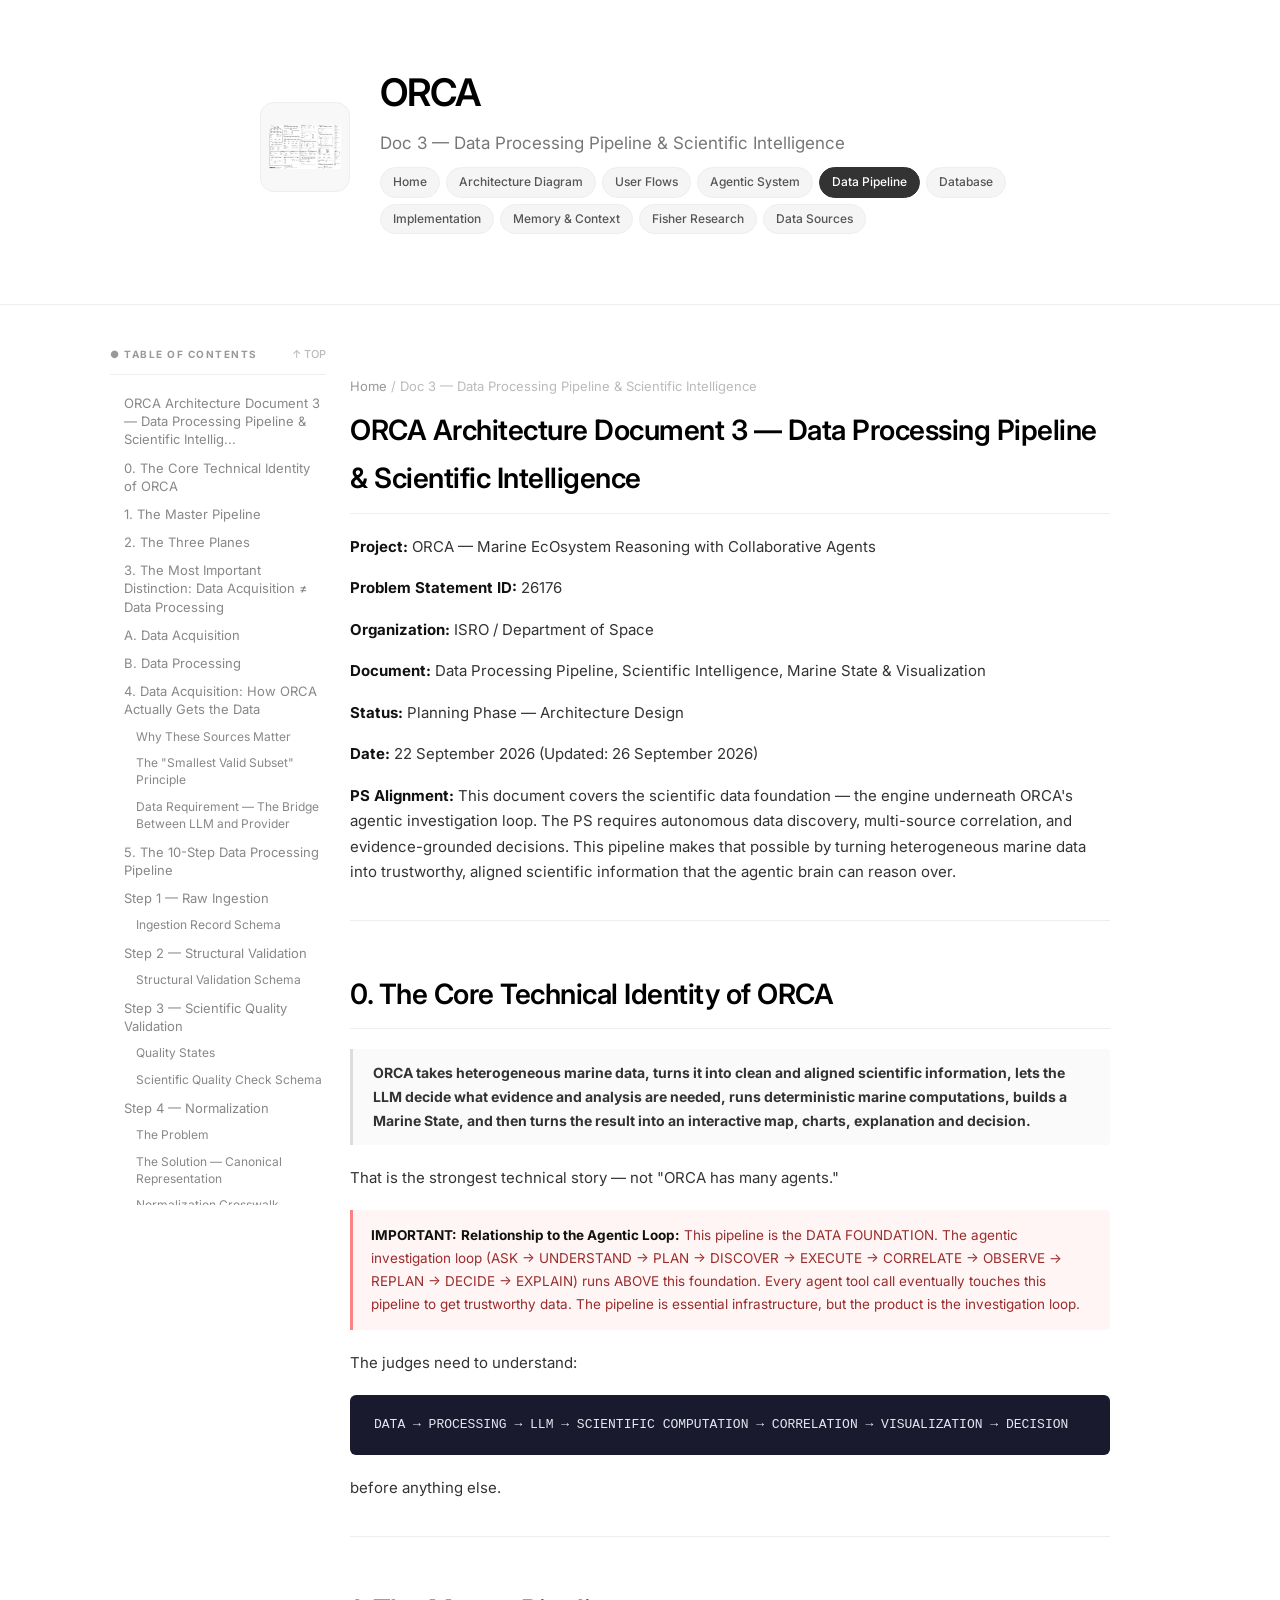
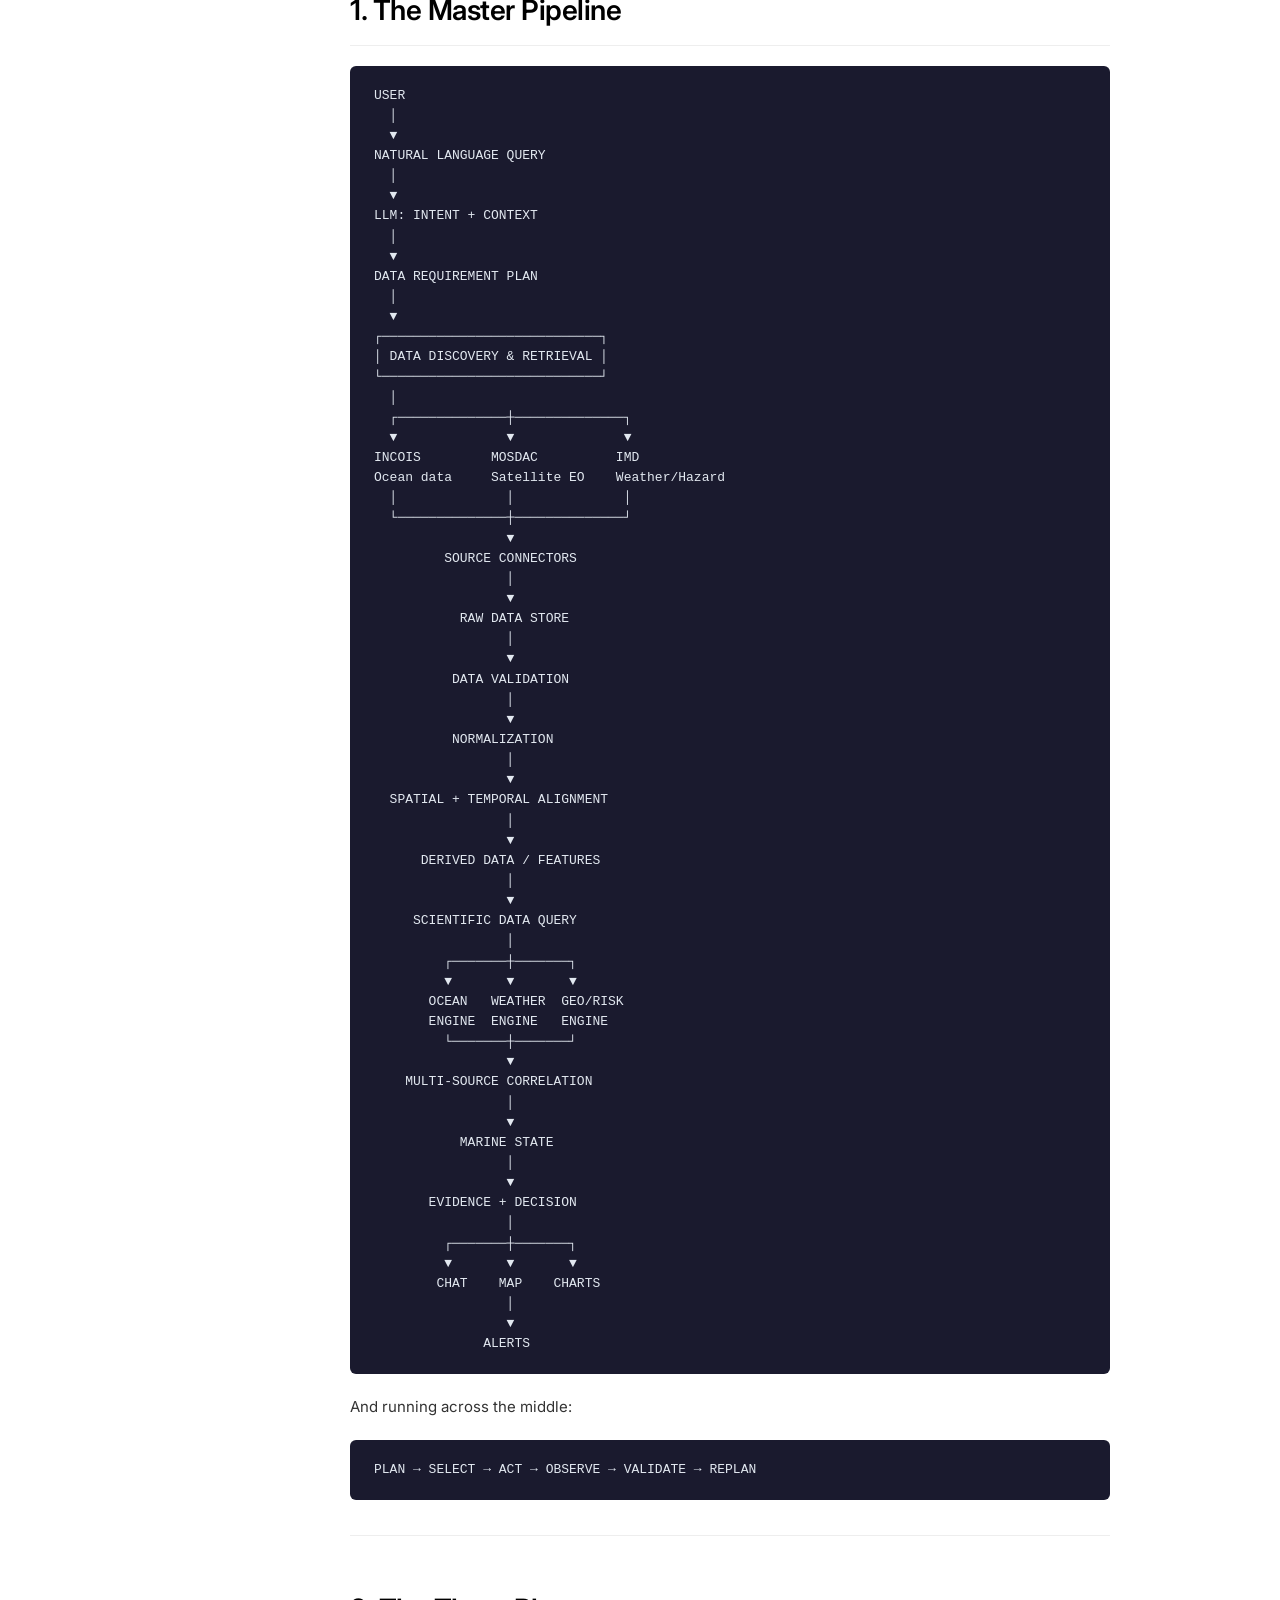
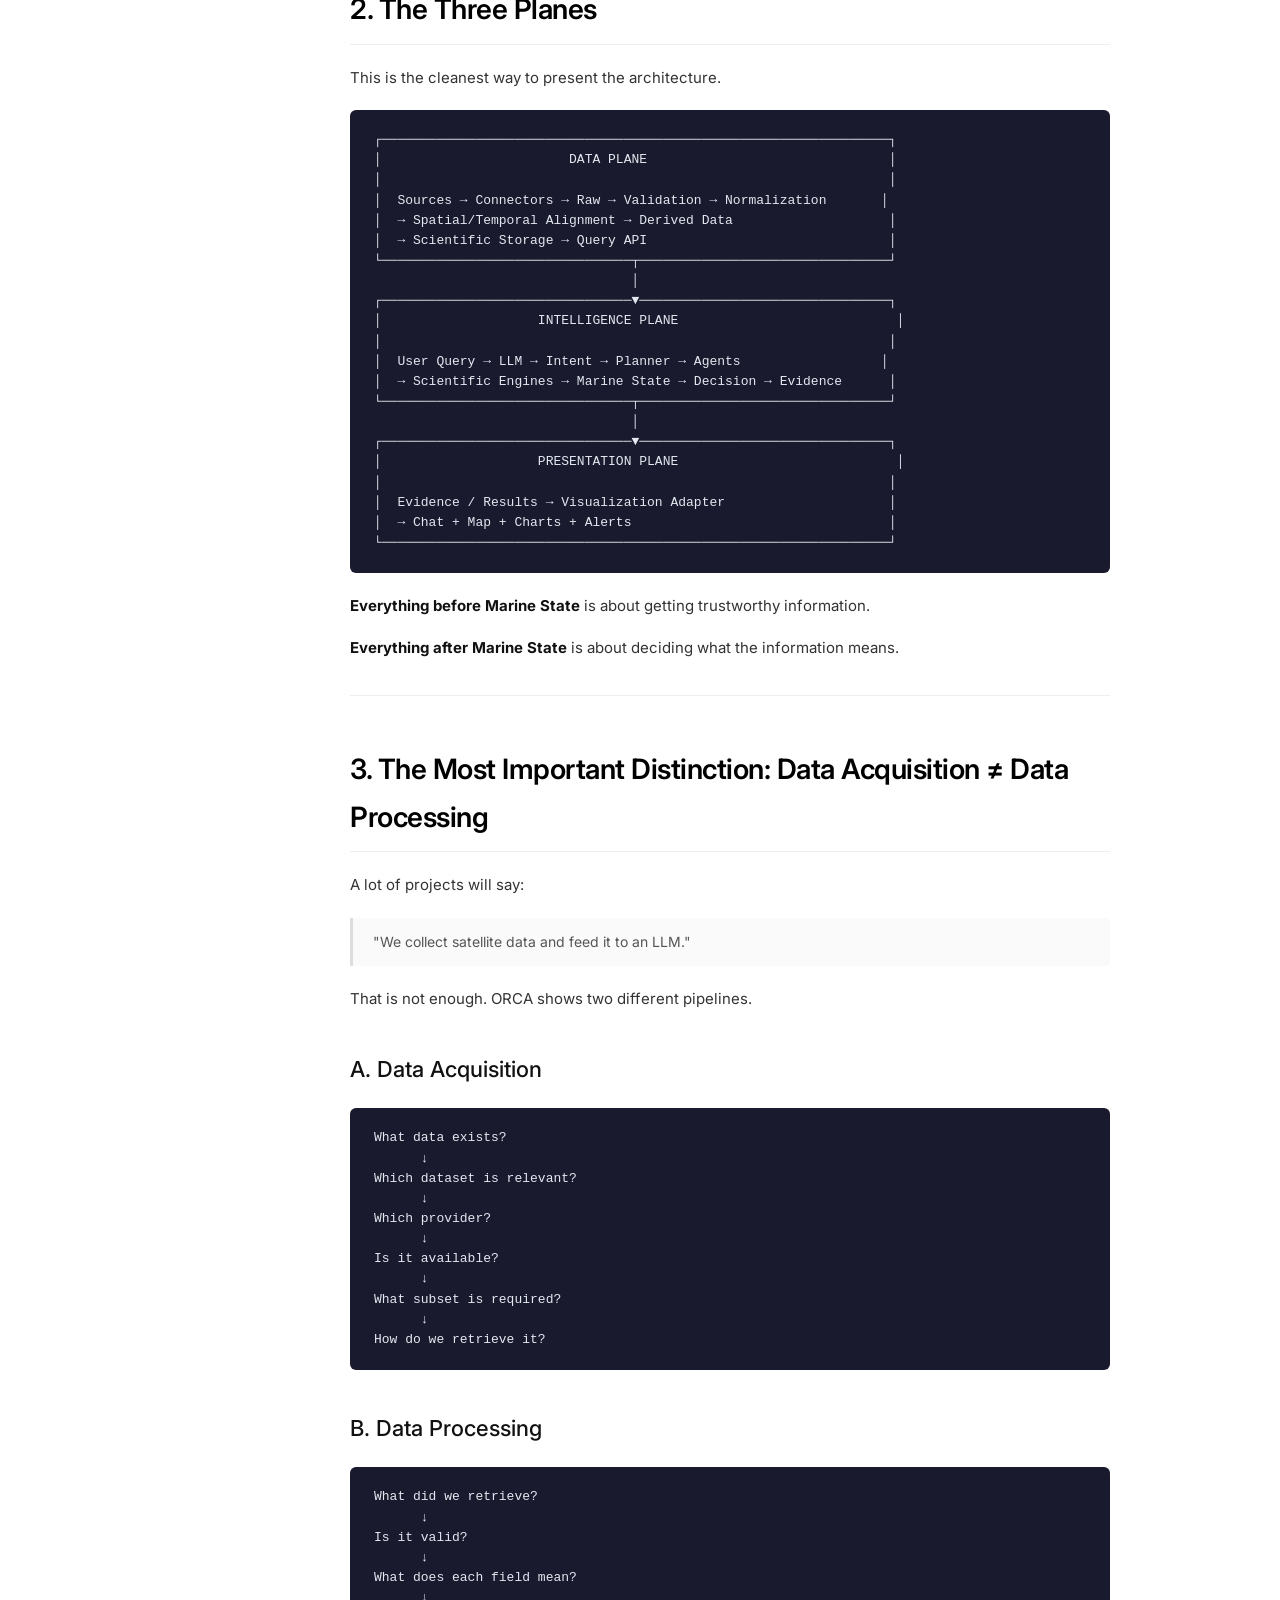
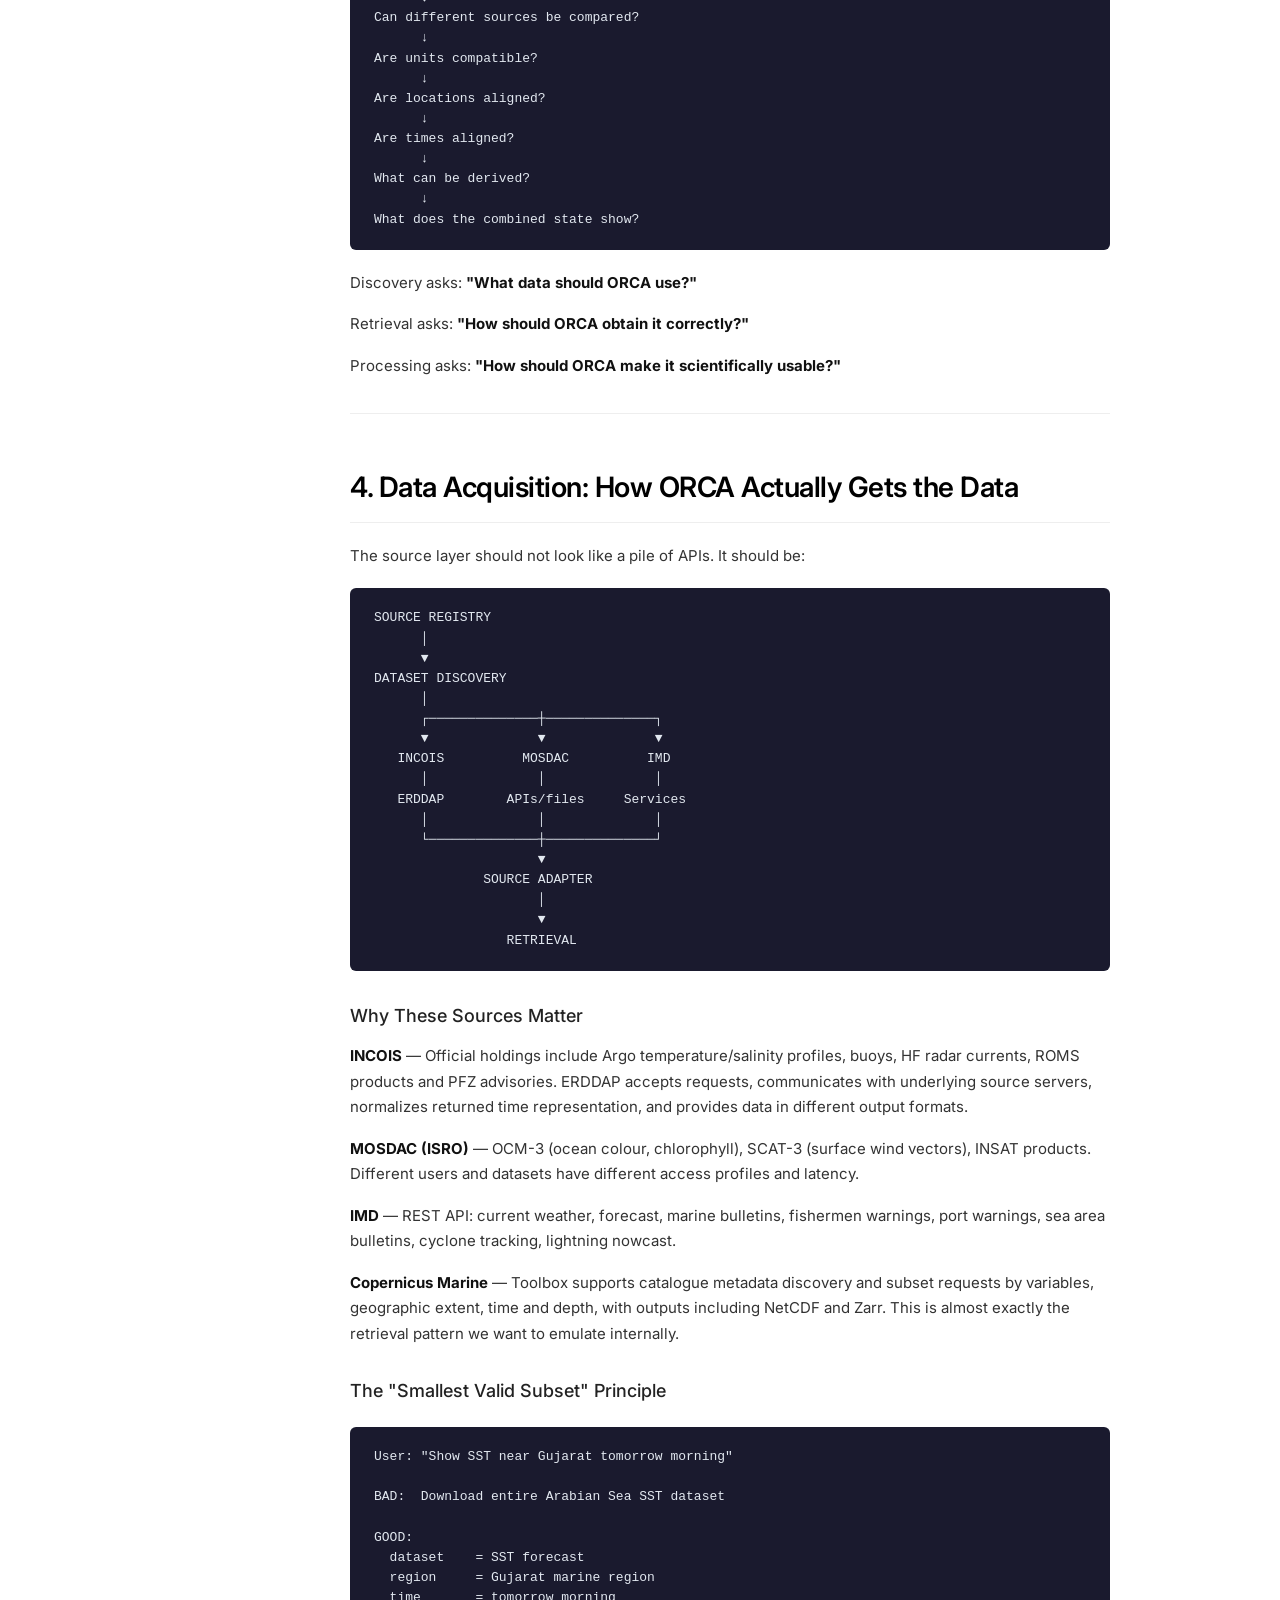
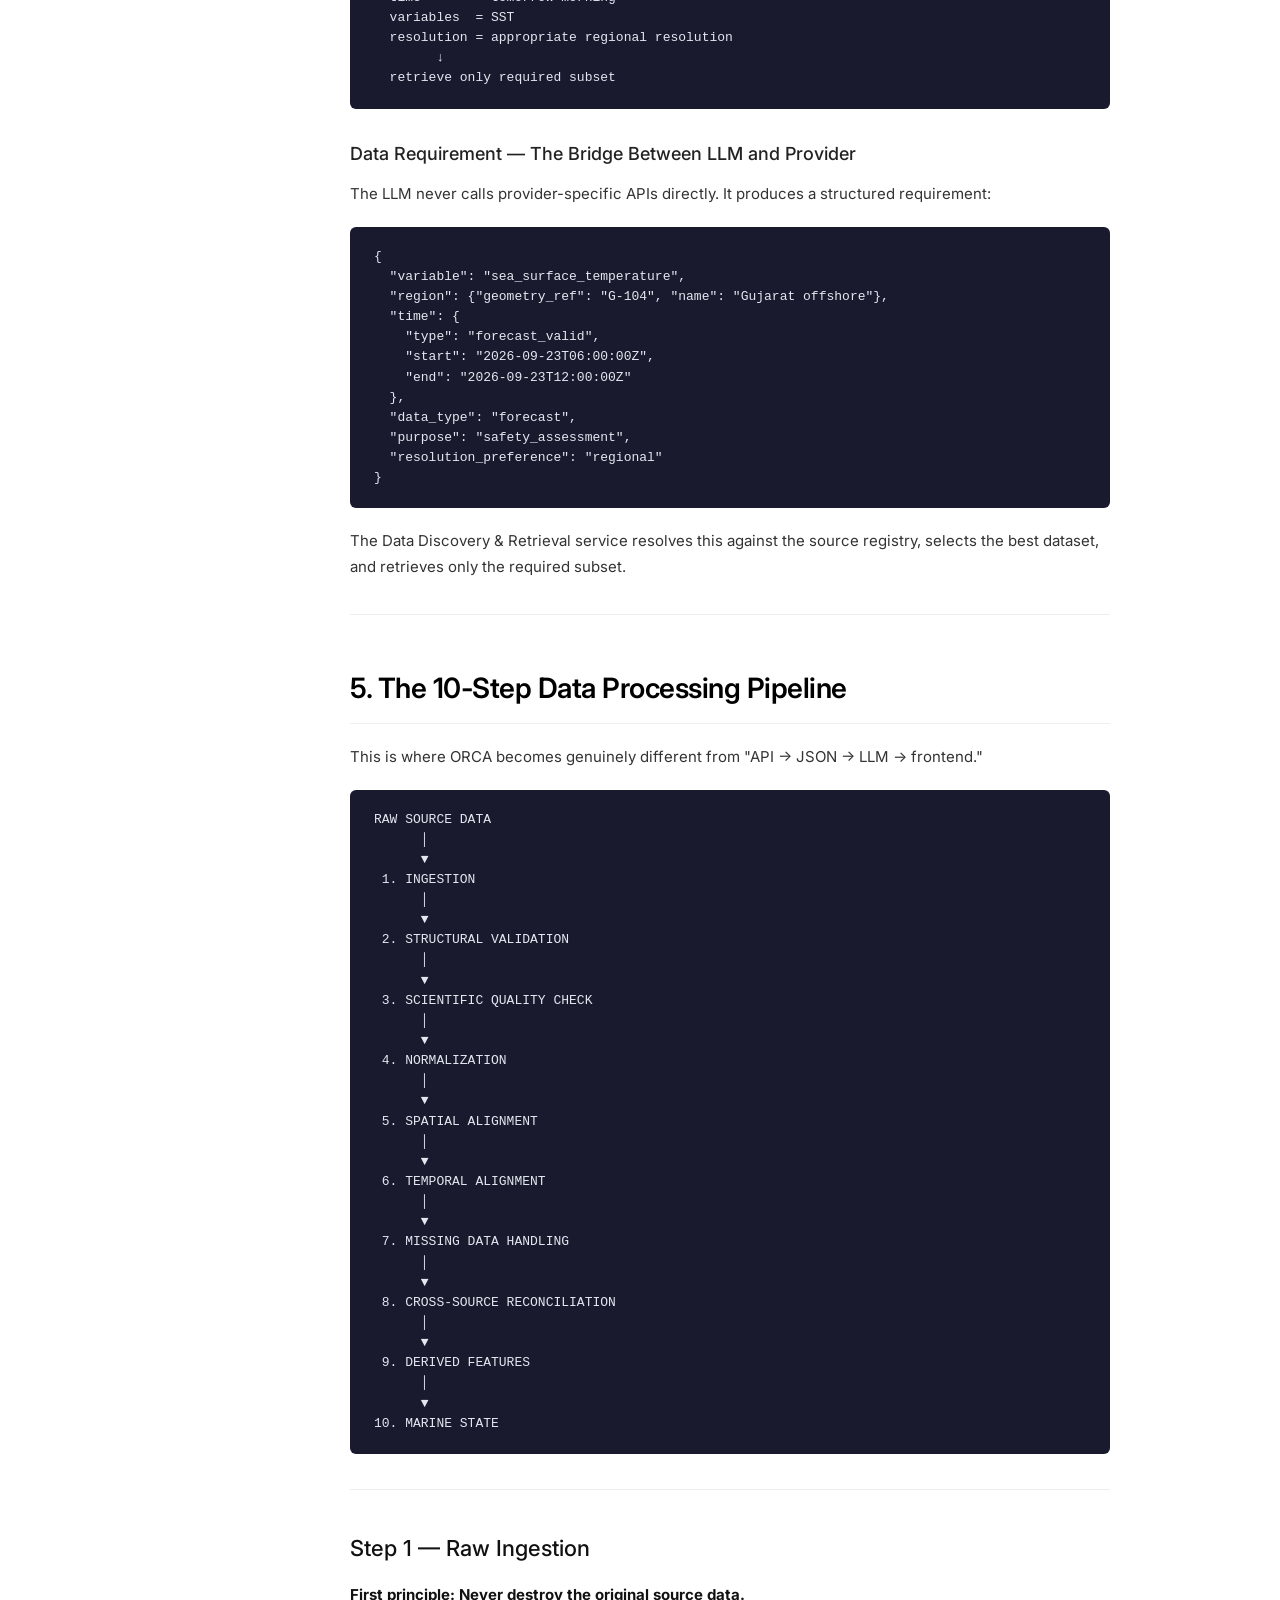
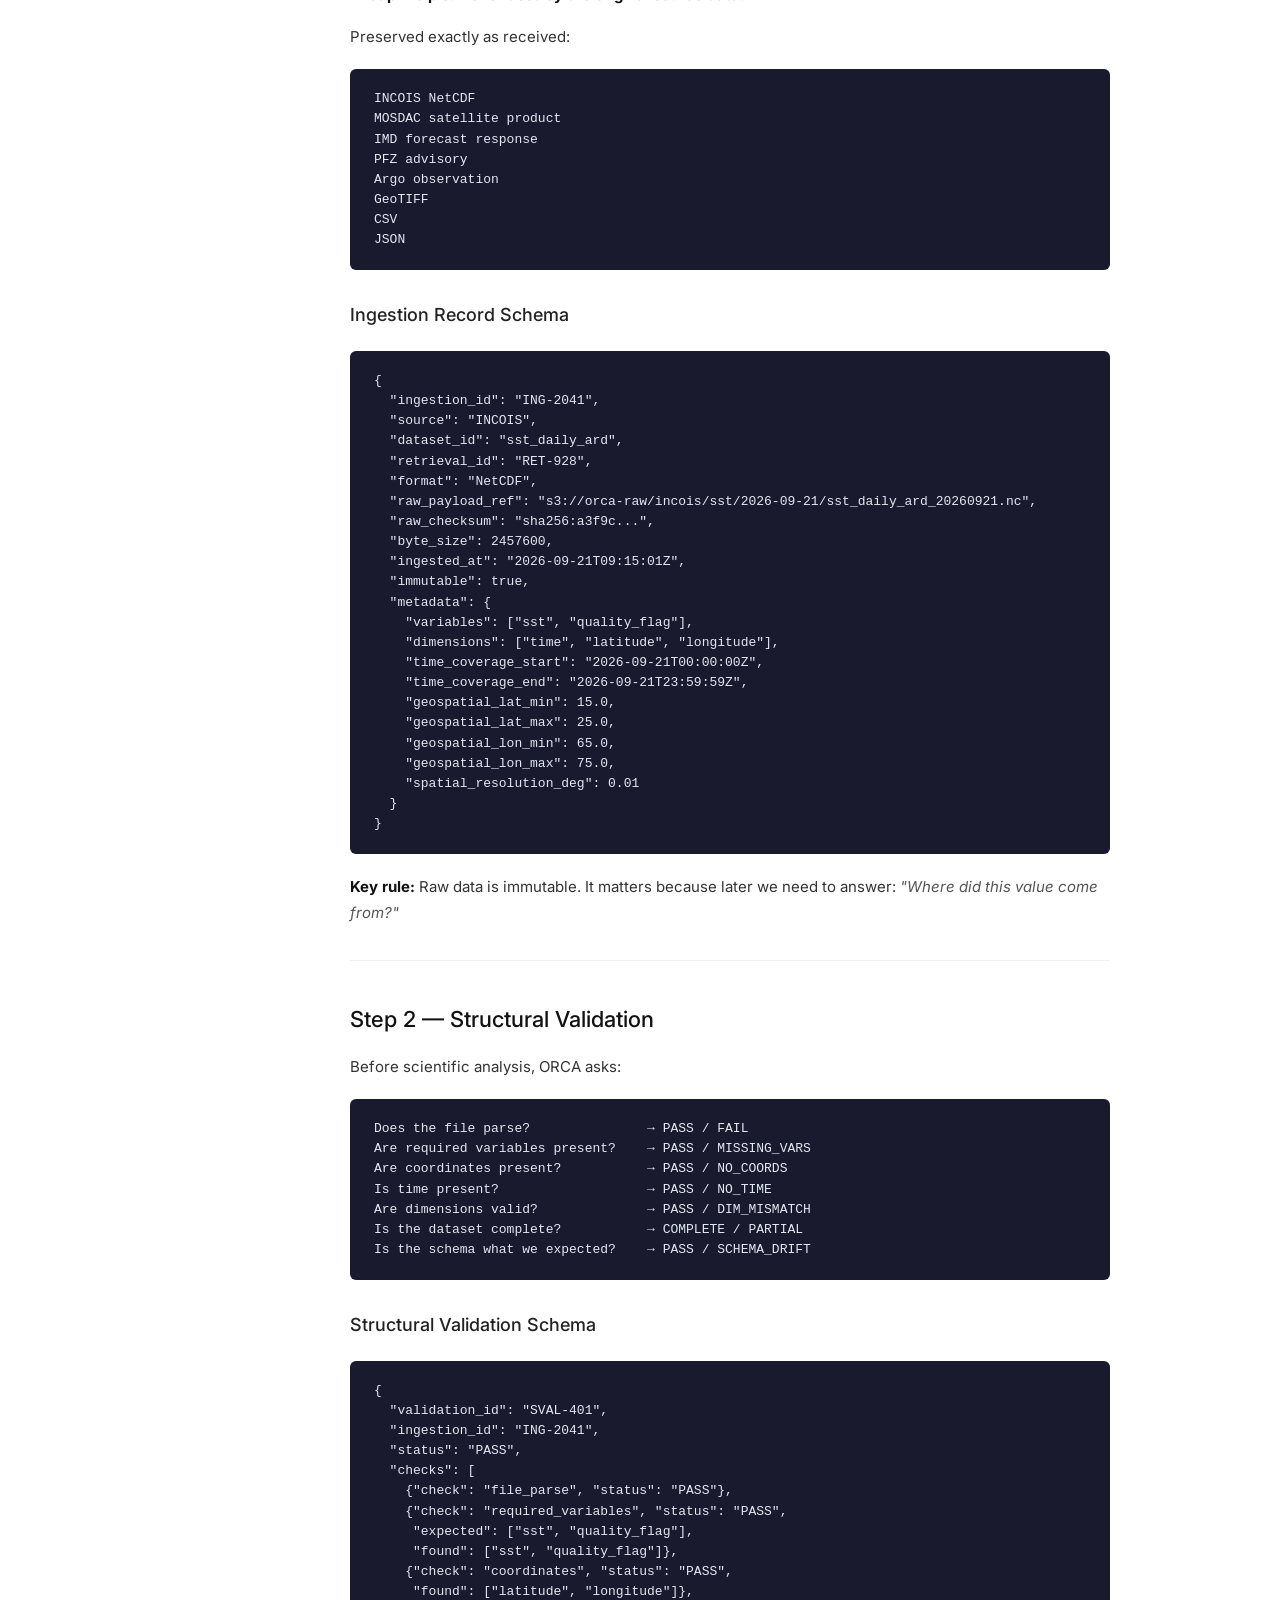
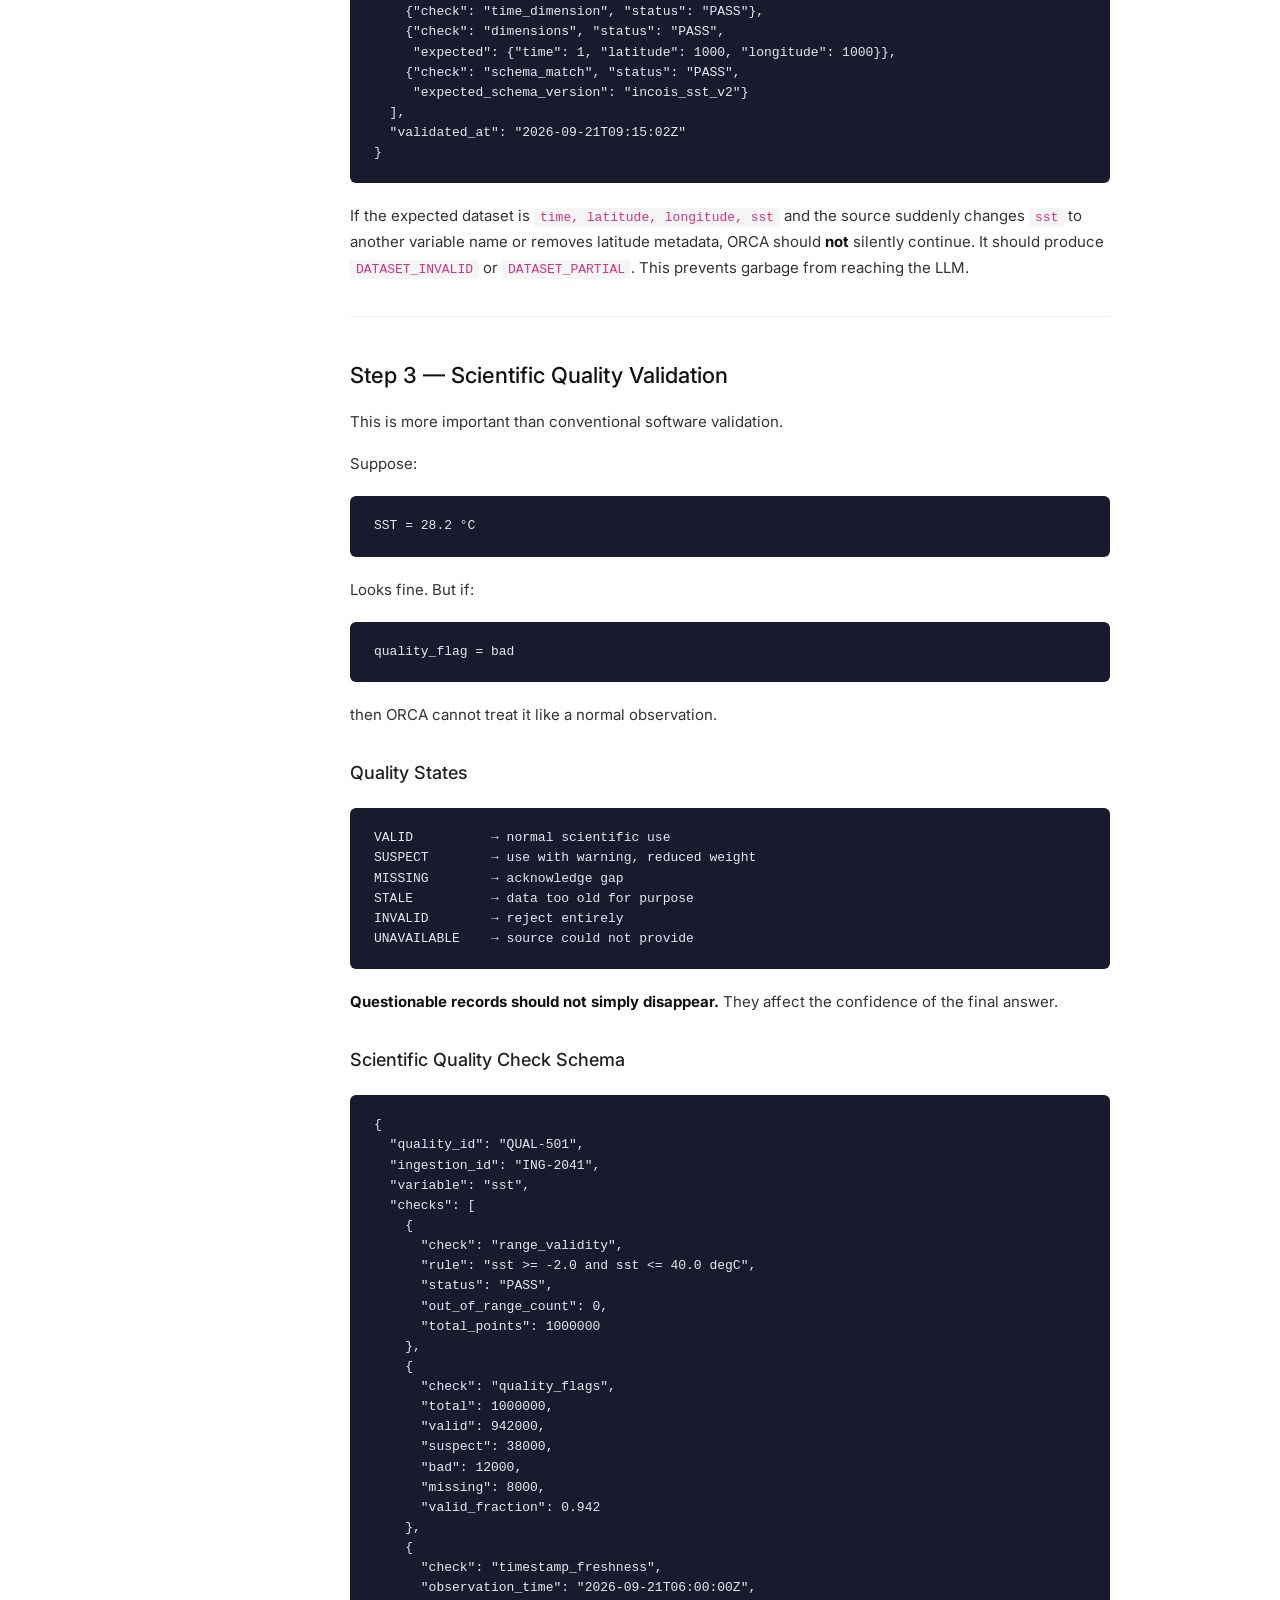
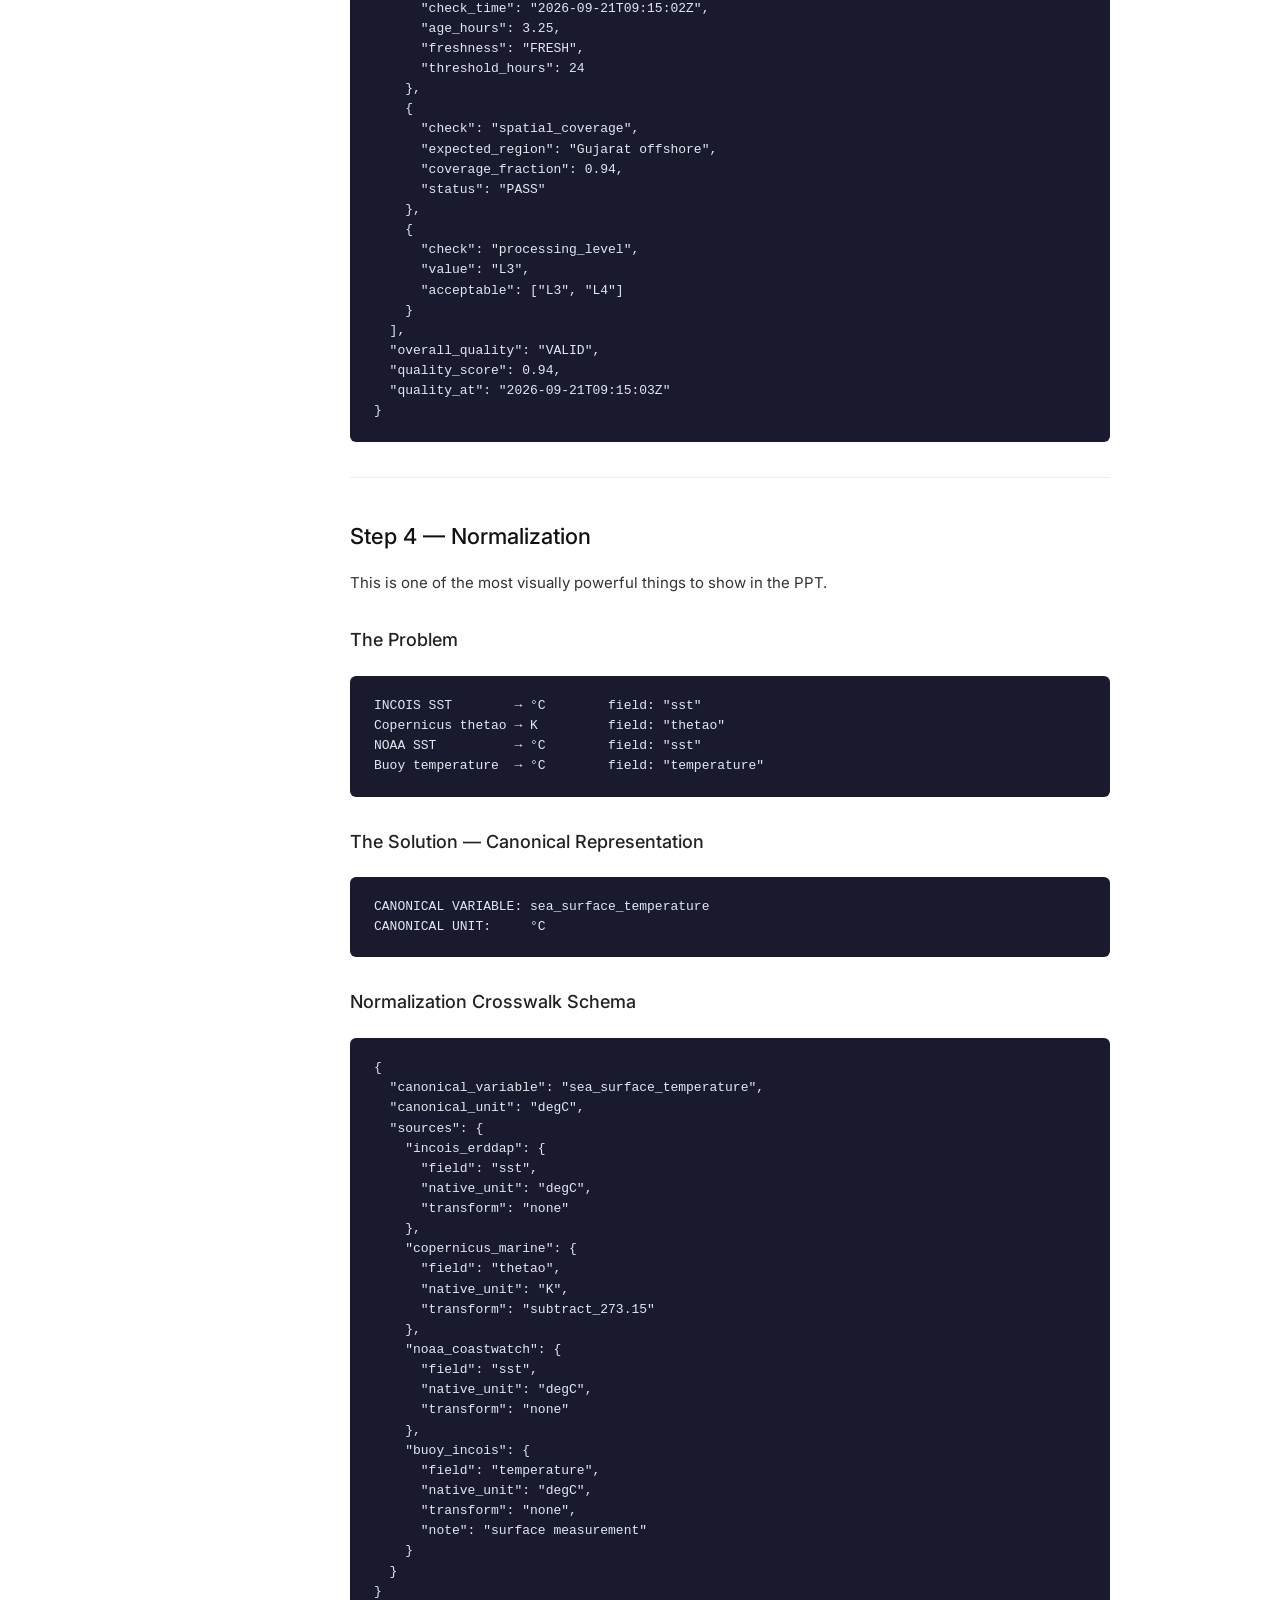
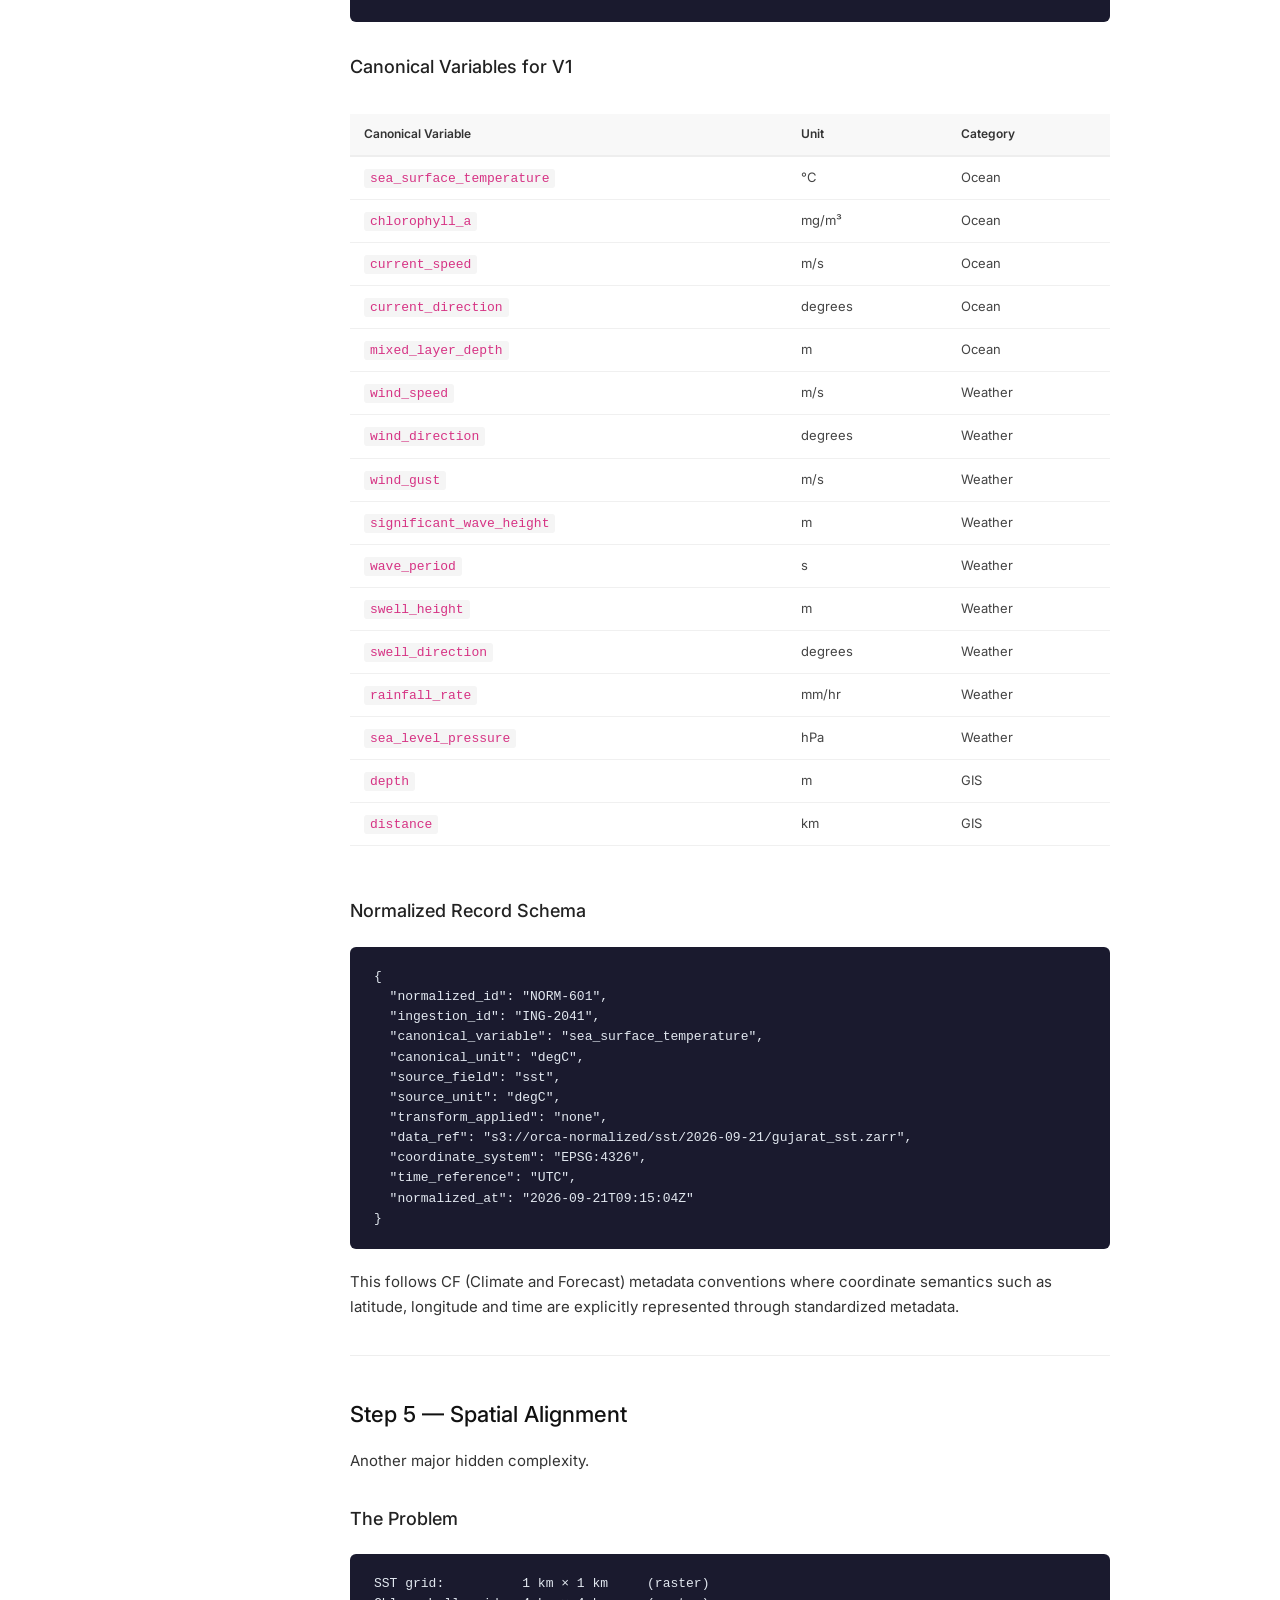
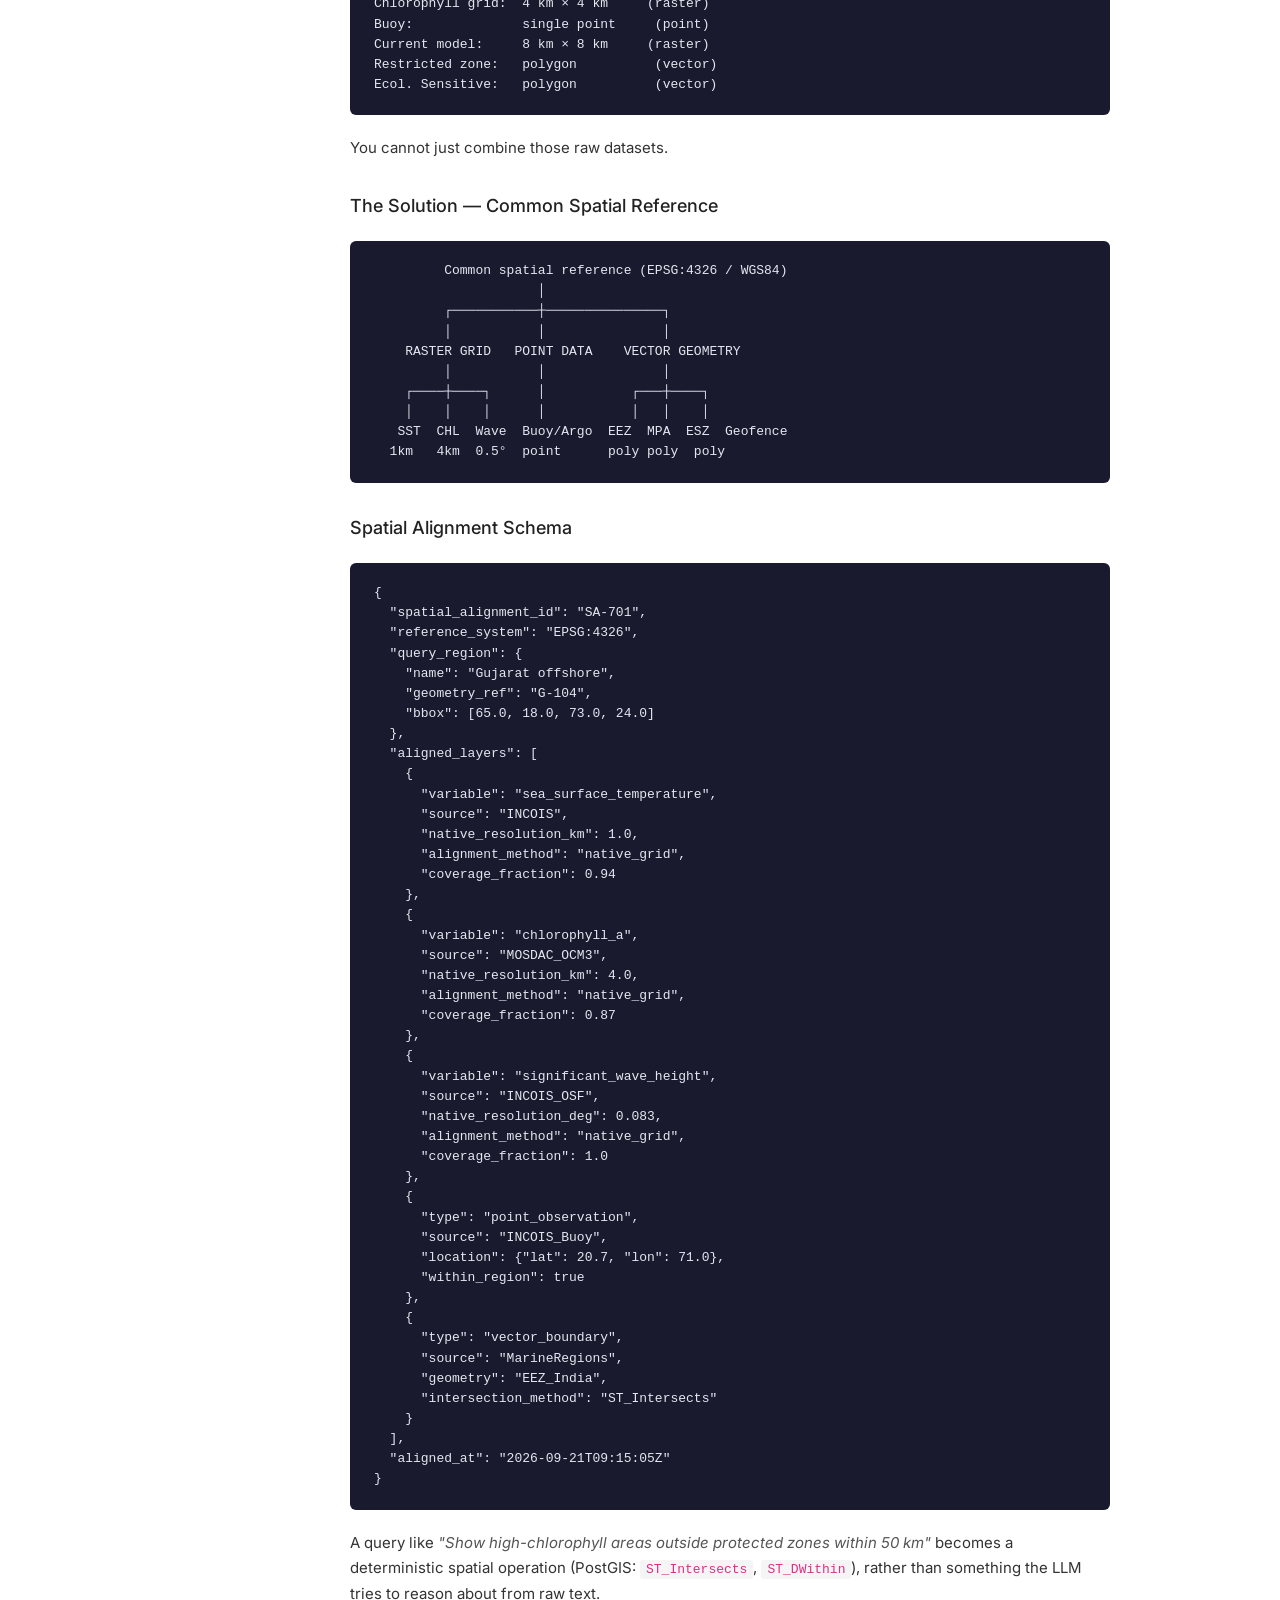
<file: doc3.html>
<!DOCTYPE html>
<html lang="en">
<head>
<meta charset="utf-8">
<meta name="viewport" content="width=device-width, initial-scale=1, shrink-to-fit=no">
<title>Doc 3 — Data Processing Pipeline & Scientific Intelligence | ORCA Research Dossier</title>
<meta name="description" content="ORCA &#8212; Doc 3 — Data Processing Pipeline & Scientific Intelligence. Complete research and architecture documentation.">
<link rel="stylesheet" type="text/css" href="style.css">
<link href="https://fonts.googleapis.com/css2?family=Inter:wght@400;500;600;700&display=swap" rel="stylesheet">
<script src="mermaid.min.js"></script>
<script>
if (typeof mermaid === 'undefined') {
  document.write('<script src="https://cdn.jsdelivr.net/npm/mermaid@11/dist/mermaid.min.js"><\/script>');
}
</script>
</head>
<body>

<header id="dhead" class="container">
  <div class="row">
    <div id="dpic">
      <img src="ORCA_architecture.svg" class="ppic" alt="ORCA" onerror="this.style.background='#f0f0f0'" />
    </div>
    <div id="ddesc">
      <h1>ORCA</h1>
      <h2>Doc 3 — Data Processing Pipeline & Scientific Intelligence</h2>
      <nav class="doc-nav">
        <a href="index.html">Home</a>
<a href="architecture.html">Architecture Diagram</a>
<a href="doc1.html">User Flows</a>
<a href="doc2.html">Agentic System</a>
<a href="doc3.html" class="active">Data Pipeline</a>
<a href="doc4.html">Database</a>
<a href="doc5.html">Implementation</a>
<a href="doc6.html">Memory & Context</a>
<a href="fisher.html">Fisher Research</a>
<a href="data-sources.html">Data Sources</a>

      </nav>
    </div>
  </div>
</header>

<hr>

<div class="page-with-toc">
  <!-- Sidebar TOC -->
  <aside class="toc-sidebar">
    <div class="toc-sticky">
      <div class="toc-header">
        <span class="toc-label">&#9679; Table of Contents</span>
        <a class="toc-top-link" onclick="window.scrollTo({top:0,behavior:'smooth'})">&#8593; TOP</a>
      </div>
      <ul class="toc-list" id="tocList">
        <li><a href="#section-1" data-target="section-1">ORCA Architecture Document 3 — Data Processing Pipeline & Scientific Intellig...</a></li>
<li><a href="#section-2" data-target="section-2">0. The Core Technical Identity of ORCA</a></li>
<li><a href="#section-3" data-target="section-3">1. The Master Pipeline</a></li>
<li><a href="#section-4" data-target="section-4">2. The Three Planes</a></li>
<li><a href="#section-5" data-target="section-5">3. The Most Important Distinction: Data Acquisition ≠ Data Processing</a></li>
<li><a href="#section-6" data-target="section-6">A. Data Acquisition</a></li>
<li><a href="#section-7" data-target="section-7">B. Data Processing</a></li>
<li><a href="#section-8" data-target="section-8">4. Data Acquisition: How ORCA Actually Gets the Data</a></li>
<li><a href="#section-9" class="toc-h3" data-target="section-9">Why These Sources Matter</a></li>
<li><a href="#section-10" class="toc-h3" data-target="section-10">The "Smallest Valid Subset" Principle</a></li>
<li><a href="#section-11" class="toc-h3" data-target="section-11">Data Requirement — The Bridge Between LLM and Provider</a></li>
<li><a href="#section-12" data-target="section-12">5. The 10-Step Data Processing Pipeline</a></li>
<li><a href="#section-13" data-target="section-13">Step 1 — Raw Ingestion</a></li>
<li><a href="#section-14" class="toc-h3" data-target="section-14">Ingestion Record Schema</a></li>
<li><a href="#section-15" data-target="section-15">Step 2 — Structural Validation</a></li>
<li><a href="#section-16" class="toc-h3" data-target="section-16">Structural Validation Schema</a></li>
<li><a href="#section-17" data-target="section-17">Step 3 — Scientific Quality Validation</a></li>
<li><a href="#section-18" class="toc-h3" data-target="section-18">Quality States</a></li>
<li><a href="#section-19" class="toc-h3" data-target="section-19">Scientific Quality Check Schema</a></li>
<li><a href="#section-20" data-target="section-20">Step 4 — Normalization</a></li>
<li><a href="#section-21" class="toc-h3" data-target="section-21">The Problem</a></li>
<li><a href="#section-22" class="toc-h3" data-target="section-22">The Solution — Canonical Representation</a></li>
<li><a href="#section-23" class="toc-h3" data-target="section-23">Normalization Crosswalk Schema</a></li>
<li><a href="#section-24" class="toc-h3" data-target="section-24">Canonical Variables for V1</a></li>
<li><a href="#section-25" class="toc-h3" data-target="section-25">Normalized Record Schema</a></li>
<li><a href="#section-26" data-target="section-26">Step 5 — Spatial Alignment</a></li>
<li><a href="#section-27" class="toc-h3" data-target="section-27">The Problem</a></li>
<li><a href="#section-28" class="toc-h3" data-target="section-28">The Solution — Common Spatial Reference</a></li>
<li><a href="#section-29" class="toc-h3" data-target="section-29">Spatial Alignment Schema</a></li>
<li><a href="#section-30" data-target="section-30">Step 6 — Temporal Alignment</a></li>
<li><a href="#section-31" class="toc-h3" data-target="section-31">The Problem</a></li>
<li><a href="#section-32" class="toc-h3" data-target="section-32">Temporal Metadata Preserved</a></li>
<li><a href="#section-33" class="toc-h3" data-target="section-33">Temporal Alignment Schema</a></li>
<li><a href="#section-34" data-target="section-34">Step 7 — Missing Data Handling</a></li>
<li><a href="#section-35" class="toc-h3" data-target="section-35">The Problem</a></li>
<li><a href="#section-36" class="toc-h3" data-target="section-36">The Rule</a></li>
<li><a href="#section-37" class="toc-h3" data-target="section-37">Missing Data Schema</a></li>
<li><a href="#section-38" data-target="section-38">Step 8 — Cross-Source Reconciliation</a></li>
<li><a href="#section-39" class="toc-h3" data-target="section-39">The Problem</a></li>
<li><a href="#section-40" class="toc-h3" data-target="section-40">The Solution — Examine and Report</a></li>
<li><a href="#section-41" data-target="section-41">Step 9 — Derived Features</a></li>
<li><a href="#section-42" class="toc-h3" data-target="section-42">Derived Feature Schema</a></li>
<li><a href="#section-43" class="toc-h3" data-target="section-43">Derived Feature Catalog for V1</a></li>
<li><a href="#section-44" data-target="section-44">Step 10 — Marine State</a></li>
<li><a href="#section-45" class="toc-h3" data-target="section-45">Marine State Schema</a></li>
<li><a href="#section-46" data-target="section-46">6. The Critical Boundary: LLM vs Scientific Engine</a></li>
<li><a href="#section-47" class="toc-h3" data-target="section-47">What the LLM Does (6 Operations)</a></li>
<li><a href="#section-48" class="toc-h3" data-target="section-48">What the LLM Should NOT Receive</a></li>
<li><a href="#section-49" data-target="section-49">7. Four Data Representations</a></li>
<li><a href="#section-50" class="toc-h3" data-target="section-50">Example: SST Flows Through All Four</a></li>
<li><a href="#section-51" data-target="section-51">8. Scientific Data Storage Architecture</a></li>
<li><a href="#section-52" class="toc-h3" data-target="section-52">Technology Justification</a></li>
<li><a href="#section-53" data-target="section-53">9. Data Catalog / Dataset Registry</a></li>
<li><a href="#section-54" class="toc-h3" data-target="section-54">Dataset Registry Entry Schema</a></li>
<li><a href="#section-55" data-target="section-55">10. Visualization Architecture</a></li>
<li><a href="#section-56" class="toc-h3" data-target="section-56">Map Layer Types for ORCA</a></li>
<li><a href="#section-57" class="toc-h3" data-target="section-57">Visualizations Are Generated From the Question</a></li>
<li><a href="#section-58" data-target="section-58">11. Complete End-to-End Execution Trace</a></li>
<li><a href="#section-59" class="toc-h3" data-target="section-59">Stage 1 — LLM Understands</a></li>
<li><a href="#section-60" class="toc-h3" data-target="section-60">Stage 2 — Planner Creates Data Requirements</a></li>
<li><a href="#section-61" class="toc-h3" data-target="section-61">Stage 3 — Data Discovery</a></li>
<li><a href="#section-62" class="toc-h3" data-target="section-62">Stage 4 — Retrieval (smallest valid subset)</a></li>
<li><a href="#section-63" class="toc-h3" data-target="section-63">Stage 5 — Data Processing Pipeline</a></li>
<li><a href="#section-64" class="toc-h3" data-target="section-64">Stage 6 — Scientific Engines</a></li>
<li><a href="#section-65" class="toc-h3" data-target="section-65">Stage 7 — Marine State Constructed</a></li>
<li><a href="#section-66" class="toc-h3" data-target="section-66">Stage 8 — Evidence Gate</a></li>
<li><a href="#section-67" class="toc-h3" data-target="section-67">Stage 9 — LLM Synthesis</a></li>
<li><a href="#section-68" class="toc-h3" data-target="section-68">Stage 10 — Visualization Generated From Question</a></li>
<li><a href="#section-69" data-target="section-69">12. What the PPT Main Technical Slide Should Show</a></li>
<li><a href="#section-70" data-target="section-70">13. What Should NOT Dominate the PPT</a></li>
<li><a href="#section-71" data-target="section-71">14. The ORCA Story for the Judges</a></li>
<li><a href="#section-72" data-target="section-72">15. Summary Principles</a></li>
<li><a href="#section-73" data-target="section-73">16. PS Fulfillment Verification - Data Pipeline Document</a></li>
<li><a href="#section-74" class="toc-h3" data-target="section-74">How the Data Pipeline Serves the Hero Investigation Loop</a></li>
<li><a href="#section-75" data-target="section-75">17. Companion Reference: Data Acquisition Matrix</a></li>
<li><a href="#section-76" data-target="section-76">18. Variable-Specific Fallback Matrix</a></li>
<li><a href="#section-77" class="toc-h3" data-target="section-77">Critical Fallback Rules</a></li>
<li><a href="#section-78" data-target="section-78">19. MOSDAC Access Constraints (Engineering Reality)</a></li>
<li><a href="#section-79" class="toc-h3" data-target="section-79">SSTM Status</a></li>
<li><a href="#section-80" data-target="section-80">20. Evidence-Fused Marine State (Replaces "4D-Var" Language)</a></li>
<li><a href="#section-81" class="toc-h3" data-target="section-81">What ORCA Actually Does</a></li>
<li><a href="#section-82" class="toc-h3" data-target="section-82">Correct Terminology</a></li>
<li><a href="#section-83" class="toc-h3" data-target="section-83">Marine State Structure</a></li>
<li><a href="#section-84" class="toc-h3" data-target="section-84">4D-Capable Terminology</a></li>
<li><a href="#section-85" data-target="section-85">21. State Versioning and Delta Tracking</a></li>
<li><a href="#section-86" class="toc-h3" data-target="section-86">Versioned Snapshots</a></li>
<li><a href="#section-87" class="toc-h3" data-target="section-87">State Delta</a></li>
<li><a href="#section-88" class="toc-h3" data-target="section-88">4D Query Operations</a></li>
<li><a href="#section-89" data-target="section-89">22. Enhanced Source Conflict Engine</a></li>
<li><a href="#section-90" class="toc-h3" data-target="section-90">Conflict Resolution Considerations</a></li>
<li><a href="#section-91" class="toc-h3" data-target="section-91">Output</a></li>
      </ul>
    </div>
  </aside>

  <!-- Main content -->
  <div class="toc-content">
    <div class="breadcrumb"><a href="index.html">Home</a> / Doc 3 — Data Processing Pipeline & Scientific Intelligence</div>

    <div class="md-content">
<h1 id="section-1">ORCA Architecture Document 3 — Data Processing Pipeline & Scientific Intelligence</h1>

<p><strong>Project:</strong> ORCA — Marine EcOsystem Reasoning with Collaborative Agents</p>
<p><strong>Problem Statement ID:</strong> 26176</p>
<p><strong>Organization:</strong> ISRO / Department of Space</p>
<p><strong>Document:</strong> Data Processing Pipeline, Scientific Intelligence, Marine State & Visualization</p>
<p><strong>Status:</strong> Planning Phase — Architecture Design</p>
<p><strong>Date:</strong> 22 September 2026 (Updated: 26 September 2026)</p>
<p><strong>PS Alignment:</strong> This document covers the scientific data foundation — the engine underneath ORCA's agentic investigation loop. The PS requires autonomous data discovery, multi-source correlation, and evidence-grounded decisions. This pipeline makes that possible by turning heterogeneous marine data into trustworthy, aligned scientific information that the agentic brain can reason over.</p>

<hr>

<h1 id="section-2">0. The Core Technical Identity of ORCA</h1>

<blockquote><strong>ORCA takes heterogeneous marine data, turns it into clean and aligned scientific information, lets the LLM decide what evidence and analysis are needed, runs deterministic marine computations, builds a Marine State, and then turns the result into an interactive map, charts, explanation and decision.</strong></blockquote>

<p>That is the strongest technical story — not "ORCA has many agents."</p>

<div class="important"><strong>IMPORTANT:</strong> <strong>Relationship to the Agentic Loop:</strong> This pipeline is the DATA FOUNDATION. The agentic investigation loop (ASK → UNDERSTAND → PLAN → DISCOVER → EXECUTE → CORRELATE → OBSERVE → REPLAN → DECIDE → EXPLAIN) runs ABOVE this foundation. Every agent tool call eventually touches this pipeline to get trustworthy data. The pipeline is essential infrastructure, but the product is the investigation loop.</div>

<p>The judges need to understand:</p>

<pre><code class="language-text">DATA → PROCESSING → LLM → SCIENTIFIC COMPUTATION → CORRELATION → VISUALIZATION → DECISION</code></pre>

<p>before anything else.</p>

<hr>

<h1 id="section-3">1. The Master Pipeline</h1>

<pre><code class="language-text">USER
  │
  ▼
NATURAL LANGUAGE QUERY
  │
  ▼
LLM: INTENT + CONTEXT
  │
  ▼
DATA REQUIREMENT PLAN
  │
  ▼
┌────────────────────────────┐
│ DATA DISCOVERY &amp; RETRIEVAL │
└────────────────────────────┘
  │
  ┌──────────────┼──────────────┐
  ▼              ▼              ▼
INCOIS         MOSDAC          IMD
Ocean data     Satellite EO    Weather/Hazard
  │              │              │
  └──────────────┼──────────────┘
                 ▼
         SOURCE CONNECTORS
                 │
                 ▼
           RAW DATA STORE
                 │
                 ▼
          DATA VALIDATION
                 │
                 ▼
          NORMALIZATION
                 │
                 ▼
  SPATIAL + TEMPORAL ALIGNMENT
                 │
                 ▼
      DERIVED DATA / FEATURES
                 │
                 ▼
     SCIENTIFIC DATA QUERY
                 │
         ┌───────┼───────┐
         ▼       ▼       ▼
       OCEAN   WEATHER  GEO/RISK
       ENGINE  ENGINE   ENGINE
         └───────┼───────┘
                 ▼
    MULTI-SOURCE CORRELATION
                 │
                 ▼
           MARINE STATE
                 │
                 ▼
       EVIDENCE + DECISION
                 │
         ┌───────┼───────┐
         ▼       ▼       ▼
        CHAT    MAP    CHARTS
                 │
                 ▼
              ALERTS</code></pre>

<p>And running across the middle:</p>

<pre><code class="language-text">PLAN → SELECT → ACT → OBSERVE → VALIDATE → REPLAN</code></pre>

<hr>

<h1 id="section-4">2. The Three Planes</h1>

<p>This is the cleanest way to present the architecture.</p>

<pre><code class="language-text">┌─────────────────────────────────────────────────────────────────┐
│                        DATA PLANE                               │
│                                                                 │
│  Sources → Connectors → Raw → Validation → Normalization       │
│  → Spatial/Temporal Alignment → Derived Data                    │
│  → Scientific Storage → Query API                               │
└────────────────────────────────┬────────────────────────────────┘
                                 │
┌────────────────────────────────▼────────────────────────────────┐
│                    INTELLIGENCE PLANE                            │
│                                                                 │
│  User Query → LLM → Intent → Planner → Agents                  │
│  → Scientific Engines → Marine State → Decision → Evidence      │
└────────────────────────────────┬────────────────────────────────┘
                                 │
┌────────────────────────────────▼────────────────────────────────┐
│                    PRESENTATION PLANE                            │
│                                                                 │
│  Evidence / Results → Visualization Adapter                     │
│  → Chat + Map + Charts + Alerts                                 │
└─────────────────────────────────────────────────────────────────┘</code></pre>

<p><strong>Everything before Marine State</strong> is about getting trustworthy information.</p>
<p><strong>Everything after Marine State</strong> is about deciding what the information means.</p>

<hr>

<h1 id="section-5">3. The Most Important Distinction: Data Acquisition ≠ Data Processing</h1>

<p>A lot of projects will say:</p>

<blockquote>"We collect satellite data and feed it to an LLM."</blockquote>

<p>That is not enough. ORCA shows two different pipelines.</p>

<h2 id="section-6">A. Data Acquisition</h2>

<pre><code class="language-text">What data exists?
      ↓
Which dataset is relevant?
      ↓
Which provider?
      ↓
Is it available?
      ↓
What subset is required?
      ↓
How do we retrieve it?</code></pre>

<h2 id="section-7">B. Data Processing</h2>

<pre><code class="language-text">What did we retrieve?
      ↓
Is it valid?
      ↓
What does each field mean?
      ↓
Can different sources be compared?
      ↓
Are units compatible?
      ↓
Are locations aligned?
      ↓
Are times aligned?
      ↓
What can be derived?
      ↓
What does the combined state show?</code></pre>

<p>Discovery asks: <strong>"What data should ORCA use?"</strong></p>
<p>Retrieval asks: <strong>"How should ORCA obtain it correctly?"</strong></p>
<p>Processing asks: <strong>"How should ORCA make it scientifically usable?"</strong></p>

<hr>

<h1 id="section-8">4. Data Acquisition: How ORCA Actually Gets the Data</h1>

<p>The source layer should not look like a pile of APIs. It should be:</p>

<pre><code class="language-text">SOURCE REGISTRY
      │
      ▼
DATASET DISCOVERY
      │
      ┌──────────────┼──────────────┐
      ▼              ▼              ▼
   INCOIS          MOSDAC          IMD
      │              │              │
   ERDDAP        APIs/files     Services
      │              │              │
      └──────────────┼──────────────┘
                     ▼
              SOURCE ADAPTER
                     │
                     ▼
                 RETRIEVAL</code></pre>

<h3 id="section-9">Why These Sources Matter</h3>

<p><strong>INCOIS</strong> — Official holdings include Argo temperature/salinity profiles, buoys, HF radar currents, ROMS products and PFZ advisories. ERDDAP accepts requests, communicates with underlying source servers, normalizes returned time representation, and provides data in different output formats.</p>

<p><strong>MOSDAC (ISRO)</strong> — OCM-3 (ocean colour, chlorophyll), SCAT-3 (surface wind vectors), INSAT products. Different users and datasets have different access profiles and latency.</p>

<p><strong>IMD</strong> — REST API: current weather, forecast, marine bulletins, fishermen warnings, port warnings, sea area bulletins, cyclone tracking, lightning nowcast.</p>

<p><strong>Copernicus Marine</strong> — Toolbox supports catalogue metadata discovery and subset requests by variables, geographic extent, time and depth, with outputs including NetCDF and Zarr. This is almost exactly the retrieval pattern we want to emulate internally.</p>

<h3 id="section-10">The "Smallest Valid Subset" Principle</h3>

<pre><code class="language-text">User: &quot;Show SST near Gujarat tomorrow morning&quot;

BAD:  Download entire Arabian Sea SST dataset

GOOD:
  dataset    = SST forecast
  region     = Gujarat marine region
  time       = tomorrow morning
  variables  = SST
  resolution = appropriate regional resolution
        ↓
  retrieve only required subset</code></pre>

<h3 id="section-11">Data Requirement — The Bridge Between LLM and Provider</h3>

<p>The LLM never calls provider-specific APIs directly. It produces a structured requirement:</p>

<pre><code class="language-json">{
  &quot;variable&quot;: &quot;sea_surface_temperature&quot;,
  &quot;region&quot;: {&quot;geometry_ref&quot;: &quot;G-104&quot;, &quot;name&quot;: &quot;Gujarat offshore&quot;},
  &quot;time&quot;: {
    &quot;type&quot;: &quot;forecast_valid&quot;,
    &quot;start&quot;: &quot;2026-09-23T06:00:00Z&quot;,
    &quot;end&quot;: &quot;2026-09-23T12:00:00Z&quot;
  },
  &quot;data_type&quot;: &quot;forecast&quot;,
  &quot;purpose&quot;: &quot;safety_assessment&quot;,
  &quot;resolution_preference&quot;: &quot;regional&quot;
}</code></pre>

<p>The Data Discovery & Retrieval service resolves this against the source registry, selects the best dataset, and retrieves only the required subset.</p>

<hr>

<h1 id="section-12">5. The 10-Step Data Processing Pipeline</h1>

<p>This is where ORCA becomes genuinely different from "API → JSON → LLM → frontend."</p>

<pre><code class="language-text">RAW SOURCE DATA
      │
      ▼
 1. INGESTION
      │
      ▼
 2. STRUCTURAL VALIDATION
      │
      ▼
 3. SCIENTIFIC QUALITY CHECK
      │
      ▼
 4. NORMALIZATION
      │
      ▼
 5. SPATIAL ALIGNMENT
      │
      ▼
 6. TEMPORAL ALIGNMENT
      │
      ▼
 7. MISSING DATA HANDLING
      │
      ▼
 8. CROSS-SOURCE RECONCILIATION
      │
      ▼
 9. DERIVED FEATURES
      │
      ▼
10. MARINE STATE</code></pre>

<hr>

<h2 id="section-13">Step 1 — Raw Ingestion</h2>

<p><strong>First principle: Never destroy the original source data.</strong></p>

<p>Preserved exactly as received:</p>

<pre><code class="language-text">INCOIS NetCDF
MOSDAC satellite product
IMD forecast response
PFZ advisory
Argo observation
GeoTIFF
CSV
JSON</code></pre>

<h3 id="section-14">Ingestion Record Schema</h3>

<pre><code class="language-json">{
  &quot;ingestion_id&quot;: &quot;ING-2041&quot;,
  &quot;source&quot;: &quot;INCOIS&quot;,
  &quot;dataset_id&quot;: &quot;sst_daily_ard&quot;,
  &quot;retrieval_id&quot;: &quot;RET-928&quot;,
  &quot;format&quot;: &quot;NetCDF&quot;,
  &quot;raw_payload_ref&quot;: &quot;s3://orca-raw/incois/sst/2026-09-21/sst_daily_ard_20260921.nc&quot;,
  &quot;raw_checksum&quot;: &quot;sha256:a3f9c...&quot;,
  &quot;byte_size&quot;: 2457600,
  &quot;ingested_at&quot;: &quot;2026-09-21T09:15:01Z&quot;,
  &quot;immutable&quot;: true,
  &quot;metadata&quot;: {
    &quot;variables&quot;: [&quot;sst&quot;, &quot;quality_flag&quot;],
    &quot;dimensions&quot;: [&quot;time&quot;, &quot;latitude&quot;, &quot;longitude&quot;],
    &quot;time_coverage_start&quot;: &quot;2026-09-21T00:00:00Z&quot;,
    &quot;time_coverage_end&quot;: &quot;2026-09-21T23:59:59Z&quot;,
    &quot;geospatial_lat_min&quot;: 15.0,
    &quot;geospatial_lat_max&quot;: 25.0,
    &quot;geospatial_lon_min&quot;: 65.0,
    &quot;geospatial_lon_max&quot;: 75.0,
    &quot;spatial_resolution_deg&quot;: 0.01
  }
}</code></pre>

<p><strong>Key rule:</strong> Raw data is immutable. It matters because later we need to answer: <em>"Where did this value come from?"</em></p>

<hr>

<h2 id="section-15">Step 2 — Structural Validation</h2>

<p>Before scientific analysis, ORCA asks:</p>

<pre><code class="language-text">Does the file parse?               → PASS / FAIL
Are required variables present?    → PASS / MISSING_VARS
Are coordinates present?           → PASS / NO_COORDS
Is time present?                   → PASS / NO_TIME
Are dimensions valid?              → PASS / DIM_MISMATCH
Is the dataset complete?           → COMPLETE / PARTIAL
Is the schema what we expected?    → PASS / SCHEMA_DRIFT</code></pre>

<h3 id="section-16">Structural Validation Schema</h3>

<pre><code class="language-json">{
  &quot;validation_id&quot;: &quot;SVAL-401&quot;,
  &quot;ingestion_id&quot;: &quot;ING-2041&quot;,
  &quot;status&quot;: &quot;PASS&quot;,
  &quot;checks&quot;: [
    {&quot;check&quot;: &quot;file_parse&quot;, &quot;status&quot;: &quot;PASS&quot;},
    {&quot;check&quot;: &quot;required_variables&quot;, &quot;status&quot;: &quot;PASS&quot;,
     &quot;expected&quot;: [&quot;sst&quot;, &quot;quality_flag&quot;],
     &quot;found&quot;: [&quot;sst&quot;, &quot;quality_flag&quot;]},
    {&quot;check&quot;: &quot;coordinates&quot;, &quot;status&quot;: &quot;PASS&quot;,
     &quot;found&quot;: [&quot;latitude&quot;, &quot;longitude&quot;]},
    {&quot;check&quot;: &quot;time_dimension&quot;, &quot;status&quot;: &quot;PASS&quot;},
    {&quot;check&quot;: &quot;dimensions&quot;, &quot;status&quot;: &quot;PASS&quot;,
     &quot;expected&quot;: {&quot;time&quot;: 1, &quot;latitude&quot;: 1000, &quot;longitude&quot;: 1000}},
    {&quot;check&quot;: &quot;schema_match&quot;, &quot;status&quot;: &quot;PASS&quot;,
     &quot;expected_schema_version&quot;: &quot;incois_sst_v2&quot;}
  ],
  &quot;validated_at&quot;: &quot;2026-09-21T09:15:02Z&quot;
}</code></pre>

<p>If the expected dataset is <code>time, latitude, longitude, sst</code> and the source suddenly changes <code>sst</code> to another variable name or removes latitude metadata, ORCA should <strong>not</strong> silently continue. It should produce <code>DATASET_INVALID</code> or <code>DATASET_PARTIAL</code>. This prevents garbage from reaching the LLM.</p>

<hr>

<h2 id="section-17">Step 3 — Scientific Quality Validation</h2>

<p>This is more important than conventional software validation.</p>

<p>Suppose:</p>

<pre><code class="language-text">SST = 28.2 °C</code></pre>

<p>Looks fine. But if:</p>

<pre><code class="language-text">quality_flag = bad</code></pre>

<p>then ORCA cannot treat it like a normal observation.</p>

<h3 id="section-18">Quality States</h3>

<pre><code class="language-text">VALID          → normal scientific use
SUSPECT        → use with warning, reduced weight
MISSING        → acknowledge gap
STALE          → data too old for purpose
INVALID        → reject entirely
UNAVAILABLE    → source could not provide</code></pre>

<p><strong>Questionable records should not simply disappear.</strong> They affect the confidence of the final answer.</p>

<h3 id="section-19">Scientific Quality Check Schema</h3>

<pre><code class="language-json">{
  &quot;quality_id&quot;: &quot;QUAL-501&quot;,
  &quot;ingestion_id&quot;: &quot;ING-2041&quot;,
  &quot;variable&quot;: &quot;sst&quot;,
  &quot;checks&quot;: [
    {
      &quot;check&quot;: &quot;range_validity&quot;,
      &quot;rule&quot;: &quot;sst &gt;= -2.0 and sst &lt;= 40.0 degC&quot;,
      &quot;status&quot;: &quot;PASS&quot;,
      &quot;out_of_range_count&quot;: 0,
      &quot;total_points&quot;: 1000000
    },
    {
      &quot;check&quot;: &quot;quality_flags&quot;,
      &quot;total&quot;: 1000000,
      &quot;valid&quot;: 942000,
      &quot;suspect&quot;: 38000,
      &quot;bad&quot;: 12000,
      &quot;missing&quot;: 8000,
      &quot;valid_fraction&quot;: 0.942
    },
    {
      &quot;check&quot;: &quot;timestamp_freshness&quot;,
      &quot;observation_time&quot;: &quot;2026-09-21T06:00:00Z&quot;,
      &quot;check_time&quot;: &quot;2026-09-21T09:15:02Z&quot;,
      &quot;age_hours&quot;: 3.25,
      &quot;freshness&quot;: &quot;FRESH&quot;,
      &quot;threshold_hours&quot;: 24
    },
    {
      &quot;check&quot;: &quot;spatial_coverage&quot;,
      &quot;expected_region&quot;: &quot;Gujarat offshore&quot;,
      &quot;coverage_fraction&quot;: 0.94,
      &quot;status&quot;: &quot;PASS&quot;
    },
    {
      &quot;check&quot;: &quot;processing_level&quot;,
      &quot;value&quot;: &quot;L3&quot;,
      &quot;acceptable&quot;: [&quot;L3&quot;, &quot;L4&quot;]
    }
  ],
  &quot;overall_quality&quot;: &quot;VALID&quot;,
  &quot;quality_score&quot;: 0.94,
  &quot;quality_at&quot;: &quot;2026-09-21T09:15:03Z&quot;
}</code></pre>

<hr>

<h2 id="section-20">Step 4 — Normalization</h2>

<p>This is one of the most visually powerful things to show in the PPT.</p>

<h3 id="section-21">The Problem</h3>

<pre><code class="language-text">INCOIS SST        → °C        field: &quot;sst&quot;
Copernicus thetao → K         field: &quot;thetao&quot;
NOAA SST          → °C        field: &quot;sst&quot;
Buoy temperature  → °C        field: &quot;temperature&quot;</code></pre>

<h3 id="section-22">The Solution — Canonical Representation</h3>

<pre><code class="language-text">CANONICAL VARIABLE: sea_surface_temperature
CANONICAL UNIT:     °C</code></pre>

<h3 id="section-23">Normalization Crosswalk Schema</h3>

<pre><code class="language-json">{
  &quot;canonical_variable&quot;: &quot;sea_surface_temperature&quot;,
  &quot;canonical_unit&quot;: &quot;degC&quot;,
  &quot;sources&quot;: {
    &quot;incois_erddap&quot;: {
      &quot;field&quot;: &quot;sst&quot;,
      &quot;native_unit&quot;: &quot;degC&quot;,
      &quot;transform&quot;: &quot;none&quot;
    },
    &quot;copernicus_marine&quot;: {
      &quot;field&quot;: &quot;thetao&quot;,
      &quot;native_unit&quot;: &quot;K&quot;,
      &quot;transform&quot;: &quot;subtract_273.15&quot;
    },
    &quot;noaa_coastwatch&quot;: {
      &quot;field&quot;: &quot;sst&quot;,
      &quot;native_unit&quot;: &quot;degC&quot;,
      &quot;transform&quot;: &quot;none&quot;
    },
    &quot;buoy_incois&quot;: {
      &quot;field&quot;: &quot;temperature&quot;,
      &quot;native_unit&quot;: &quot;degC&quot;,
      &quot;transform&quot;: &quot;none&quot;,
      &quot;note&quot;: &quot;surface measurement&quot;
    }
  }
}</code></pre>

<h3 id="section-24">Canonical Variables for V1</h3>

<div style="overflow-x:auto;"><table>
<thead><tr><th>Canonical Variable</th><th>Unit</th><th>Category</th></tr></thead>
<tbody><tr><td><code>sea_surface_temperature</code></td><td>°C</td><td>Ocean</td></tr>
<tr><td><code>chlorophyll_a</code></td><td>mg/m³</td><td>Ocean</td></tr>
<tr><td><code>current_speed</code></td><td>m/s</td><td>Ocean</td></tr>
<tr><td><code>current_direction</code></td><td>degrees</td><td>Ocean</td></tr>
<tr><td><code>mixed_layer_depth</code></td><td>m</td><td>Ocean</td></tr>
<tr><td><code>wind_speed</code></td><td>m/s</td><td>Weather</td></tr>
<tr><td><code>wind_direction</code></td><td>degrees</td><td>Weather</td></tr>
<tr><td><code>wind_gust</code></td><td>m/s</td><td>Weather</td></tr>
<tr><td><code>significant_wave_height</code></td><td>m</td><td>Weather</td></tr>
<tr><td><code>wave_period</code></td><td>s</td><td>Weather</td></tr>
<tr><td><code>swell_height</code></td><td>m</td><td>Weather</td></tr>
<tr><td><code>swell_direction</code></td><td>degrees</td><td>Weather</td></tr>
<tr><td><code>rainfall_rate</code></td><td>mm/hr</td><td>Weather</td></tr>
<tr><td><code>sea_level_pressure</code></td><td>hPa</td><td>Weather</td></tr>
<tr><td><code>depth</code></td><td>m</td><td>GIS</td></tr>
<tr><td><code>distance</code></td><td>km</td><td>GIS</td></tr>
</tbody></table></div>

<h3 id="section-25">Normalized Record Schema</h3>

<pre><code class="language-json">{
  &quot;normalized_id&quot;: &quot;NORM-601&quot;,
  &quot;ingestion_id&quot;: &quot;ING-2041&quot;,
  &quot;canonical_variable&quot;: &quot;sea_surface_temperature&quot;,
  &quot;canonical_unit&quot;: &quot;degC&quot;,
  &quot;source_field&quot;: &quot;sst&quot;,
  &quot;source_unit&quot;: &quot;degC&quot;,
  &quot;transform_applied&quot;: &quot;none&quot;,
  &quot;data_ref&quot;: &quot;s3://orca-normalized/sst/2026-09-21/gujarat_sst.zarr&quot;,
  &quot;coordinate_system&quot;: &quot;EPSG:4326&quot;,
  &quot;time_reference&quot;: &quot;UTC&quot;,
  &quot;normalized_at&quot;: &quot;2026-09-21T09:15:04Z&quot;
}</code></pre>

<p>This follows CF (Climate and Forecast) metadata conventions where coordinate semantics such as latitude, longitude and time are explicitly represented through standardized metadata.</p>

<hr>

<h2 id="section-26">Step 5 — Spatial Alignment</h2>

<p>Another major hidden complexity.</p>

<h3 id="section-27">The Problem</h3>

<pre><code class="language-text">SST grid:          1 km × 1 km     (raster)
Chlorophyll grid:  4 km × 4 km     (raster)
Buoy:              single point     (point)
Current model:     8 km × 8 km     (raster)
Restricted zone:   polygon          (vector)
Ecol. Sensitive:   polygon          (vector)</code></pre>

<p>You cannot just combine those raw datasets.</p>

<h3 id="section-28">The Solution — Common Spatial Reference</h3>

<pre><code class="language-text">         Common spatial reference (EPSG:4326 / WGS84)
                     │
         ┌───────────┼───────────────┐
         │           │               │
    RASTER GRID   POINT DATA    VECTOR GEOMETRY
         │           │               │
    ┌────┼────┐      │           ┌───┼────┐
    │    │    │      │           │   │    │
   SST  CHL  Wave  Buoy/Argo  EEZ  MPA  ESZ  Geofence
  1km   4km  0.5°  point      poly poly  poly</code></pre>

<h3 id="section-29">Spatial Alignment Schema</h3>

<pre><code class="language-json">{
  &quot;spatial_alignment_id&quot;: &quot;SA-701&quot;,
  &quot;reference_system&quot;: &quot;EPSG:4326&quot;,
  &quot;query_region&quot;: {
    &quot;name&quot;: &quot;Gujarat offshore&quot;,
    &quot;geometry_ref&quot;: &quot;G-104&quot;,
    &quot;bbox&quot;: [65.0, 18.0, 73.0, 24.0]
  },
  &quot;aligned_layers&quot;: [
    {
      &quot;variable&quot;: &quot;sea_surface_temperature&quot;,
      &quot;source&quot;: &quot;INCOIS&quot;,
      &quot;native_resolution_km&quot;: 1.0,
      &quot;alignment_method&quot;: &quot;native_grid&quot;,
      &quot;coverage_fraction&quot;: 0.94
    },
    {
      &quot;variable&quot;: &quot;chlorophyll_a&quot;,
      &quot;source&quot;: &quot;MOSDAC_OCM3&quot;,
      &quot;native_resolution_km&quot;: 4.0,
      &quot;alignment_method&quot;: &quot;native_grid&quot;,
      &quot;coverage_fraction&quot;: 0.87
    },
    {
      &quot;variable&quot;: &quot;significant_wave_height&quot;,
      &quot;source&quot;: &quot;INCOIS_OSF&quot;,
      &quot;native_resolution_deg&quot;: 0.083,
      &quot;alignment_method&quot;: &quot;native_grid&quot;,
      &quot;coverage_fraction&quot;: 1.0
    },
    {
      &quot;type&quot;: &quot;point_observation&quot;,
      &quot;source&quot;: &quot;INCOIS_Buoy&quot;,
      &quot;location&quot;: {&quot;lat&quot;: 20.7, &quot;lon&quot;: 71.0},
      &quot;within_region&quot;: true
    },
    {
      &quot;type&quot;: &quot;vector_boundary&quot;,
      &quot;source&quot;: &quot;MarineRegions&quot;,
      &quot;geometry&quot;: &quot;EEZ_India&quot;,
      &quot;intersection_method&quot;: &quot;ST_Intersects&quot;
    }
  ],
  &quot;aligned_at&quot;: &quot;2026-09-21T09:15:05Z&quot;
}</code></pre>

<p>A query like <em>"Show high-chlorophyll areas outside protected zones within 50 km"</em> becomes a deterministic spatial operation (PostGIS: <code>ST_Intersects</code>, <code>ST_DWithin</code>), rather than something the LLM tries to reason about from raw text.</p>

<hr>

<h2 id="section-30">Step 6 — Temporal Alignment</h2>

<p>Marine data is time-dependent with different temporal semantics.</p>

<h3 id="section-31">The Problem</h3>

<pre><code class="language-text">SST observation:          06:00 UTC
Chlorophyll satellite:    04:30 UTC
Wind forecast:            issued 00:00, valid 06:00
Wave forecast:            issued 03:00, valid 06:00
PFZ advisory:             issued 05:00
Tide prediction:          valid 06:00</code></pre>

<p>Those aren't automatically comparable.</p>

<h3 id="section-32">Temporal Metadata Preserved</h3>

<pre><code class="language-text">observation_time          → when the measurement happened
forecast_issue_time       → when the forecast was generated
forecast_valid_time       → when the forecast applies
lead_time                 → gap between issue and valid time
retrieval_time            → when ORCA downloaded it
data_type                 → observation | forecast | advisory | derived | historical | static</code></pre>

<h3 id="section-33">Temporal Alignment Schema</h3>

<pre><code class="language-json">{
  &quot;temporal_alignment_id&quot;: &quot;TA-801&quot;,
  &quot;query_time&quot;: {
    &quot;type&quot;: &quot;forecast_valid&quot;,
    &quot;target&quot;: &quot;2026-09-23T06:00:00Z&quot;,
    &quot;tolerance_hours&quot;: 3
  },
  &quot;aligned_records&quot;: [
    {
      &quot;variable&quot;: &quot;sea_surface_temperature&quot;,
      &quot;data_type&quot;: &quot;observation&quot;,
      &quot;observation_time&quot;: &quot;2026-09-21T06:00:00Z&quot;,
      &quot;age_hours&quot;: 48,
      &quot;freshness&quot;: &quot;ACCEPTABLE&quot;,
      &quot;note&quot;: &quot;Most recent observation available&quot;
    },
    {
      &quot;variable&quot;: &quot;significant_wave_height&quot;,
      &quot;data_type&quot;: &quot;forecast&quot;,
      &quot;forecast_issue_time&quot;: &quot;2026-09-22T00:00:00Z&quot;,
      &quot;forecast_valid_time&quot;: &quot;2026-09-23T06:00:00Z&quot;,
      &quot;lead_time_hours&quot;: 30,
      &quot;freshness&quot;: &quot;FRESH&quot;
    },
    {
      &quot;variable&quot;: &quot;wind_speed&quot;,
      &quot;data_type&quot;: &quot;forecast&quot;,
      &quot;forecast_issue_time&quot;: &quot;2026-09-22T03:00:00Z&quot;,
      &quot;forecast_valid_time&quot;: &quot;2026-09-23T06:00:00Z&quot;,
      &quot;lead_time_hours&quot;: 27,
      &quot;freshness&quot;: &quot;FRESH&quot;
    },
    {
      &quot;variable&quot;: &quot;marine_warning&quot;,
      &quot;data_type&quot;: &quot;advisory&quot;,
      &quot;issue_time&quot;: &quot;2026-09-22T06:00:00Z&quot;,
      &quot;valid_until&quot;: &quot;2026-09-23T18:00:00Z&quot;,
      &quot;freshness&quot;: &quot;ACTIVE&quot;
    }
  ],
  &quot;temporal_note&quot;: &quot;SST is observation-based (2-day old), weather variables are forecast-based (fresh). This distinction is preserved throughout analysis.&quot;,
  &quot;aligned_at&quot;: &quot;2026-09-21T09:15:06Z&quot;
}</code></pre>

<p>This becomes critical for <em>"What will conditions be tomorrow morning?"</em> — ORCA must reason about future valid time, not merely the time the forecast file was downloaded.</p>

<hr>

<h2 id="section-34">Step 7 — Missing Data Handling</h2>

<h3 id="section-35">The Problem</h3>

<pre><code class="language-text">SST              ✓ available
Chlorophyll      ✓ available
Wind             ✓ available
Current          ✗ unavailable (source timeout)
Buoy             ✗ unavailable (no nearby buoy)</code></pre>

<h3 id="section-36">The Rule</h3>

<p>The answer should <strong>not</strong> pretend all five sources exist.</p>

<h3 id="section-37">Missing Data Schema</h3>

<pre><code class="language-json">{
  &quot;coverage_id&quot;: &quot;COV-901&quot;,
  &quot;workflow_id&quot;: &quot;W-100&quot;,
  &quot;available&quot;: [
    {&quot;variable&quot;: &quot;sea_surface_temperature&quot;, &quot;source&quot;: &quot;INCOIS&quot;, &quot;quality&quot;: &quot;VALID&quot;},
    {&quot;variable&quot;: &quot;chlorophyll_a&quot;, &quot;source&quot;: &quot;MOSDAC&quot;, &quot;quality&quot;: &quot;VALID&quot;},
    {&quot;variable&quot;: &quot;wind_speed&quot;, &quot;source&quot;: &quot;IMD&quot;, &quot;quality&quot;: &quot;VALID&quot;}
  ],
  &quot;unavailable&quot;: [
    {
      &quot;variable&quot;: &quot;current_speed&quot;,
      &quot;reason&quot;: &quot;SOURCE_TIMEOUT&quot;,
      &quot;attempted_source&quot;: &quot;INCOIS_OSF&quot;,
      &quot;impact&quot;: &quot;Current-based assessments will be absent&quot;,
      &quot;fallback_attempted&quot;: true,
      &quot;fallback_source&quot;: &quot;Copernicus&quot;,
      &quot;fallback_status&quot;: &quot;ALSO_UNAVAILABLE&quot;
    },
    {
      &quot;variable&quot;: &quot;buoy_observation&quot;,
      &quot;reason&quot;: &quot;NO_NEARBY_STATION&quot;,
      &quot;impact&quot;: &quot;No in-situ validation available&quot;,
      &quot;nearest_station_km&quot;: 85
    }
  ],
  &quot;coverage_fraction&quot;: 0.6,
  &quot;confidence_impact&quot;: &quot;Evidence sufficient with limitations&quot;
}</code></pre>

<p>The confidence/limitations layer changes accordingly. This follows the distinction between <strong>uncertainty</strong> in physical information and <strong>confidence</strong> in a specific ORCA conclusion.</p>

<hr>

<h2 id="section-38">Step 8 — Cross-Source Reconciliation</h2>

<p>This is where ORCA starts becoming genuinely intelligent.</p>

<h3 id="section-39">The Problem</h3>

<pre><code class="language-text">INCOIS SST     = 28.1 °C
Copernicus SST = 28.0 °C
NOAA SST       = 27.8 °C
Buoy SST       = 28.2 °C</code></pre>

<p>ORCA should <strong>not</strong> say <em>"The correct value is 28.1."</em></p>

<h3 id="section-40">The Solution — Examine and Report</h3>

<pre><code class="language-json">{
  &quot;reconciliation_id&quot;: &quot;RECON-1001&quot;,
  &quot;variable&quot;: &quot;sea_surface_temperature&quot;,
  &quot;region&quot;: &quot;Gujarat offshore&quot;,
  &quot;sources&quot;: [
    {
      &quot;source&quot;: &quot;INCOIS&quot;,
      &quot;value&quot;: 28.1,
      &quot;type&quot;: &quot;satellite_L3&quot;,
      &quot;resolution_km&quot;: 1.0,
      &quot;observation_time&quot;: &quot;2026-09-21T06:00:00Z&quot;
    },
    {
      &quot;source&quot;: &quot;Copernicus&quot;,
      &quot;value&quot;: 28.0,
      &quot;type&quot;: &quot;model_L4&quot;,
      &quot;resolution_km&quot;: 8.0,
      &quot;observation_time&quot;: &quot;2026-09-21T00:00:00Z&quot;
    },
    {
      &quot;source&quot;: &quot;NOAA&quot;,
      &quot;value&quot;: 27.8,
      &quot;type&quot;: &quot;satellite_L3&quot;,
      &quot;resolution_km&quot;: 5.0,
      &quot;observation_time&quot;: &quot;2026-09-20T18:00:00Z&quot;
    },
    {
      &quot;source&quot;: &quot;Buoy&quot;,
      &quot;value&quot;: 28.2,
      &quot;type&quot;: &quot;in_situ&quot;,
      &quot;resolution&quot;: &quot;point&quot;,
      &quot;observation_time&quot;: &quot;2026-09-21T06:00:00Z&quot;
    }
  ],
  &quot;analysis&quot;: {
    &quot;agreement&quot;: &quot;CONSISTENT&quot;,
    &quot;range_min&quot;: 27.8,
    &quot;range_max&quot;: 28.2,
    &quot;spread&quot;: 0.4,
    &quot;primary_value&quot;: 28.1,
    &quot;primary_source&quot;: &quot;INCOIS&quot;,
    &quot;primary_reason&quot;: &quot;highest resolution, most recent, validated by buoy&quot;,
    &quot;buoy_validation&quot;: &quot;Buoy supports satellite estimate (delta = 0.1°C)&quot;
  },
  &quot;reconciled_at&quot;: &quot;2026-09-21T09:15:07Z&quot;
}</code></pre>

<p>That is much stronger than simply saying "we use multiple datasets."</p>

<hr>

<h2 id="section-41">Step 9 — Derived Features</h2>

<p>Now ORCA creates information that was not directly downloaded.</p>

<pre><code class="language-text">SST + historical SST               → SST anomaly
Chlorophyll + historical CHL        → chlorophyll anomaly
SST gradient + CHL gradient         → front indicator
+ currents
Wind + waves + cyclone              → operational risk state
+ lightning + geofence
All environmental variables         → ecosystem state</code></pre>

<h3 id="section-42">Derived Feature Schema</h3>

<pre><code class="language-json">{
  &quot;derived_id&quot;: &quot;DER-1101&quot;,
  &quot;feature&quot;: &quot;sst_anomaly&quot;,
  &quot;engine&quot;: &quot;ocean_engine&quot;,
  &quot;method&quot;: {
    &quot;name&quot;: &quot;regional_mean_anomaly&quot;,
    &quot;version&quot;: &quot;1.0&quot;,
    &quot;description&quot;: &quot;Current SST minus climatological monthly mean&quot;
  },
  &quot;inputs&quot;: [
    {&quot;evidence_id&quot;: &quot;EV-91&quot;, &quot;variable&quot;: &quot;sea_surface_temperature&quot;, &quot;type&quot;: &quot;observation&quot;},
    {&quot;evidence_id&quot;: &quot;EV-92&quot;, &quot;variable&quot;: &quot;sst_climatology&quot;, &quot;type&quot;: &quot;historical&quot;}
  ],
  &quot;outputs&quot;: {
    &quot;anomaly_value&quot;: 1.1,
    &quot;current_mean&quot;: 28.2,
    &quot;baseline_mean&quot;: 27.1,
    &quot;unit&quot;: &quot;degC&quot;,
    &quot;region&quot;: &quot;Gujarat offshore&quot;,
    &quot;period&quot;: &quot;September 2026 vs September climatology&quot;
  },
  &quot;quality&quot;: {
    &quot;spatial_coverage&quot;: 0.94,
    &quot;baseline_years&quot;: 30,
    &quot;confidence&quot;: &quot;HIGH&quot;
  },
  &quot;derived_at&quot;: &quot;2026-09-21T09:15:08Z&quot;
}</code></pre>

<h3 id="section-43">Derived Feature Catalog for V1</h3>

<div style="overflow-x:auto;"><table>
<thead><tr><th>Feature</th><th>Inputs</th><th>Engine</th><th>Category</th></tr></thead>
<tbody><tr><td>SST anomaly</td><td>SST + climatology</td><td>Ocean</td><td>Ocean</td></tr>
<tr><td>Chlorophyll anomaly</td><td>CHL + climatology</td><td>Ocean</td><td>Ocean</td></tr>
<tr><td>Front indicator</td><td>SST gradient + CHL gradient + currents</td><td>Ocean</td><td>Ocean</td></tr>
<tr><td>Upwelling indicator</td><td>SST + wind + current</td><td>Ocean</td><td>Ocean</td></tr>
<tr><td>MLD analysis</td><td>Temperature profile + salinity</td><td>Ocean</td><td>Ocean</td></tr>
<tr><td>Wind risk</td><td>Wind speed + gust</td><td>Weather</td><td>Hazard</td></tr>
<tr><td>Wave risk</td><td>Wave height + period</td><td>Weather</td><td>Hazard</td></tr>
<tr><td>Cyclone proximity</td><td>Cyclone track + user position</td><td>Weather</td><td>Hazard</td></tr>
<tr><td>Lightning proximity</td><td>Lightning observations + distance</td><td>Weather</td><td>Hazard</td></tr>
<tr><td>Combined risk state</td><td>All hazard variables</td><td>Risk</td><td>Decision</td></tr>
<tr><td>Route exposure</td><td>Route geometry + hazard layers</td><td>Route</td><td>Decision</td></tr>
<tr><td>Geofence status</td><td>Position + all boundary polygons</td><td>Spatial</td><td>GIS</td></tr>
<tr><td>Ecosystem state</td><td>SST + CHL + currents + wind + historical</td><td>Ecosystem</td><td>Science</td></tr>
<tr><td>Productivity indicator</td><td>CHL + SST + front + upwelling</td><td>Ecosystem</td><td>Science</td></tr>
</tbody></table></div>

<hr>

<h2 id="section-44">Step 10 — Marine State</h2>

<p><strong>The central intermediate representation.</strong> Everything before it is about getting trustworthy information. Everything after it is about deciding what the information means.</p>

<pre><code class="language-text">OBSERVATIONS
+
FORECASTS
+
ADVISORIES
+
HISTORICAL CONTEXT
+
GIS CONSTRAINTS
+
ECOSYSTEM INDICATORS
+
HUMAN ACTIVITY CONTEXT
        ↓
     MARINE STATE</code></pre>

<h3 id="section-45">Marine State Schema</h3>

<pre><code class="language-json">{
  &quot;marine_state_id&quot;: &quot;MS-1201&quot;,
  &quot;workflow_id&quot;: &quot;W-100&quot;,
  &quot;region&quot;: {
    &quot;name&quot;: &quot;Gujarat offshore&quot;,
    &quot;geometry_ref&quot;: &quot;G-104&quot;,
    &quot;bbox&quot;: [65.0, 18.0, 73.0, 24.0]
  },
  &quot;reference_time&quot;: &quot;2026-09-23T06:00:00Z&quot;,
  &quot;time_type&quot;: &quot;forecast_valid&quot;,

  &quot;ocean&quot;: {
    &quot;sst&quot;: {&quot;value&quot;: 28.2, &quot;unit&quot;: &quot;degC&quot;, &quot;type&quot;: &quot;observation&quot;, &quot;evidence_id&quot;: &quot;EV-91&quot;},
    &quot;sst_anomaly&quot;: {&quot;value&quot;: 1.1, &quot;unit&quot;: &quot;degC&quot;, &quot;evidence_id&quot;: &quot;EV-93&quot;},
    &quot;chlorophyll&quot;: {&quot;value&quot;: 0.8, &quot;unit&quot;: &quot;mg/m3&quot;, &quot;type&quot;: &quot;observation&quot;, &quot;evidence_id&quot;: &quot;EV-94&quot;},
    &quot;chlorophyll_anomaly&quot;: {&quot;value&quot;: -0.31, &quot;unit&quot;: &quot;fraction&quot;, &quot;evidence_id&quot;: &quot;EV-95&quot;},
    &quot;current_speed&quot;: null,
    &quot;current_note&quot;: &quot;Unavailable (source timeout)&quot;
  },

  &quot;atmosphere&quot;: {
    &quot;wind_speed&quot;: {&quot;value&quot;: 8.2, &quot;unit&quot;: &quot;m/s&quot;, &quot;type&quot;: &quot;forecast&quot;, &quot;evidence_id&quot;: &quot;EV-96&quot;},
    &quot;wind_direction&quot;: {&quot;value&quot;: 245, &quot;unit&quot;: &quot;degrees&quot;},
    &quot;wave_height&quot;: {&quot;value&quot;: 2.1, &quot;unit&quot;: &quot;m&quot;, &quot;type&quot;: &quot;forecast&quot;, &quot;evidence_id&quot;: &quot;EV-97&quot;},
    &quot;swell_height&quot;: {&quot;value&quot;: 1.5, &quot;unit&quot;: &quot;m&quot;, &quot;type&quot;: &quot;forecast&quot;},
    &quot;lightning_proximity&quot;: null,
    &quot;cyclone_active&quot;: false,
    &quot;marine_warning&quot;: {
      &quot;active&quot;: true,
      &quot;source&quot;: &quot;IMD&quot;,
      &quot;severity&quot;: &quot;MODERATE&quot;,
      &quot;valid_until&quot;: &quot;2026-09-23T18:00:00Z&quot;,
      &quot;evidence_id&quot;: &quot;EV-98&quot;
    }
  },

  &quot;ecosystem&quot;: {
    &quot;productivity_state&quot;: &quot;BELOW_BASELINE&quot;,
    &quot;front_detected&quot;: false,
    &quot;upwelling_indicator&quot;: &quot;WEAK&quot;,
    &quot;hab_indicator&quot;: &quot;NONE&quot;,
    &quot;pfz_available&quot;: true,
    &quot;pfz_count&quot;: 2,
    &quot;pfz_evidence_id&quot;: &quot;EV-99&quot;
  },

  &quot;geography&quot;: {
    &quot;eez_status&quot;: &quot;WITHIN_INDIA&quot;,
    &quot;mpa_nearby&quot;: false,
    &quot;restricted_zones_nearby&quot;: true,
    &quot;restricted_zone_count&quot;: 1,
    &quot;nearest_port&quot;: {&quot;name&quot;: &quot;Veraval&quot;, &quot;distance_km&quot;: 42},
    &quot;bathymetry_range&quot;: {&quot;min_m&quot;: 15, &quot;max_m&quot;: 200}
  },

  &quot;temporal&quot;: {
    &quot;query_refers_to&quot;: &quot;future&quot;,
    &quot;lead_time_hours&quot;: 30,
    &quot;data_freshness&quot;: {
      &quot;ocean&quot;: &quot;ACCEPTABLE&quot;,
      &quot;weather&quot;: &quot;FRESH&quot;,
      &quot;advisory&quot;: &quot;ACTIVE&quot;
    }
  },

  &quot;coverage&quot;: {
    &quot;available_variables&quot;: 8,
    &quot;unavailable_variables&quot;: 1,
    &quot;coverage_fraction&quot;: 0.89,
    &quot;limitations&quot;: [
      &quot;No current observation available&quot;,
      &quot;No nearby buoy for in-situ validation&quot;
    ]
  },

  &quot;evidence_ids&quot;: [&quot;EV-91&quot;, &quot;EV-93&quot;, &quot;EV-94&quot;, &quot;EV-95&quot;, &quot;EV-96&quot;, &quot;EV-97&quot;, &quot;EV-98&quot;, &quot;EV-99&quot;],
  &quot;constructed_at&quot;: &quot;2026-09-21T09:15:10Z&quot;
}</code></pre>

<p>The same Marine State can serve fishermen, researchers, authorities, disaster-management teams and maritime operators — the <strong>Decision layer</strong> on top adapts the interpretation to the user's context.</p>

<hr>

<h1 id="section-46">6. The Critical Boundary: LLM vs Scientific Engine</h1>

<p>This is the single most important technical statement in the presentation:</p>

<pre><code class="language-text">LLM                          SCIENTIFIC ENGINE
│                             │
reasoning / planning          deterministic math
│                             │
▼                             ▼
&quot;I need SST anomaly,          (28.4 - 27.1) = 1.3
 chlorophyll anomaly,         ST_DWithin(point, zone, 50km)
 wind and baseline&quot;           route_distance(A, B)</code></pre>

<h3 id="section-47">What the LLM Does (6 Operations)</h3>

<pre><code class="language-text">1. UNDERSTAND    → &quot;What is the user asking?&quot;
2. CONTEXTUALIZE → &quot;Where? When? For whom? What constraints?&quot;
3. PLAN          → &quot;What evidence is necessary?&quot;
4. SELECT        → &quot;Which capabilities/tools should execute?&quot;
5. OBSERVE       → &quot;Are results sufficient or contradictory?&quot;
6. SYNTHESIZE    → &quot;What does the evidence mean to this user?&quot;</code></pre>

<p>And sometimes:</p>

<pre><code class="language-text">OBSERVE → insufficient evidence → REPLAN → request additional evidence</code></pre>

<h3 id="section-48">What the LLM Should NOT Receive</h3>

<pre><code class="language-text">BAD:
  NetCDF → convert entire file to JSON → put JSON in LLM context

GOOD:
  NetCDF / Zarr → Scientific Engine → Structured Result</code></pre>

<p>The LLM receives compact structured results:</p>

<pre><code class="language-json">{
  &quot;variable&quot;: &quot;sea_surface_temperature&quot;,
  &quot;region&quot;: &quot;Gujarat offshore&quot;,
  &quot;mean&quot;: 28.2,
  &quot;min&quot;: 27.7,
  &quot;max&quot;: 28.8,
  &quot;anomaly&quot;: 1.1,
  &quot;unit&quot;: &quot;degC&quot;,
  &quot;valid_time&quot;: &quot;2026-09-23T06:00:00Z&quot;,
  &quot;evidence_ids&quot;: [&quot;EV-91&quot;, &quot;EV-93&quot;]
}</code></pre>

<p>Not 500MB of raw NetCDF.</p>

<hr>

<h1 id="section-49">7. Four Data Representations</h1>

<p>The same dataset should NOT be passed through the whole system in the same representation.</p>

<pre><code class="language-text">┌──────────────────────────────────────────────────────────┐
│            RAW SCIENTIFIC REPRESENTATION                  │
│  NetCDF, Zarr, GeoTIFF, HDF, GRIB, CSV, JSON            │
│  → Storage: S3/MinIO object storage                      │
│  → Purpose: Immutable source archive                     │
└──────────────────────┬───────────────────────────────────┘
                       ▼
┌──────────────────────────────────────────────────────────┐
│            ANALYTICAL REPRESENTATION                      │
│  xarray arrays, Parquet tables, PostGIS geometries       │
│  → Storage: Zarr chunks, Parquet files, PostGIS tables   │
│  → Purpose: Scientific computation and querying          │
└──────────────────────┬───────────────────────────────────┘
                       ▼
┌──────────────────────────────────────────────────────────┐
│         VISUALIZATION REPRESENTATION                      │
│  COG/raster tiles, GeoJSON/vector tiles,                 │
│  structured time series, vector fields, route geometries │
│  → Storage: Tile server, GeoJSON API, MVT               │
│  → Purpose: Browser rendering                            │
└──────────────────────┬───────────────────────────────────┘
                       ▼
┌──────────────────────────────────────────────────────────┐
│              LLM REPRESENTATION                           │
│  Compact structured evidence: metrics, findings,         │
│  methods, uncertainty, provenance references              │
│  → Transport: JSON in agent context                      │
│  → Purpose: Reasoning and synthesis                      │
└──────────────────────────────────────────────────────────┘</code></pre>

<h3 id="section-50">Example: SST Flows Through All Four</h3>

<pre><code class="language-text">SST NetCDF (raw)
    ↓
xarray + validated SST array (analytical)
    ↓
SST anomaly calculated (analytical)
    ↓
┌──────────────────────────────────────────────┐
│ Two parallel outputs from same derived data: │
│                                              │
│ COG / color-mapped raster tiles              │
│     ↓                                        │
│ Browser map visualization                    │
│                                              │
│ Structured scientific result                 │
│     ↓                                        │
│ LLM → natural-language explanation           │
└──────────────────────────────────────────────┘</code></pre>

<p>That is far more technically credible than: <code>API → JSON → LLM → frontend</code></p>

<hr>

<h1 id="section-51">8. Scientific Data Storage Architecture</h1>

<p>Not just "Database: PostgreSQL." Show the real architecture:</p>

<pre><code class="language-text">DATA STORAGE
  │
  ┌──────────────────┼─────────────────┼───────────────┐
  ▼                  ▼                 ▼               ▼
OBJECT STORAGE    POSTGRES+POSTGIS   PARQUET         REDIS
S3 / MinIO        Metadata + GIS     Analytics       Cache
  │                  │                 │               │
NetCDF            workflows          history          hot cache
Zarr              variables          features         temp state
GeoTIFF           evidence           vessel data      in-flight dedup
HDF               tables             observations     short-lived
GRIB              geometries         time-series      rate/coord state
  │               geofences                │
  │               ports/harbours           │
  │               source registry          │
  │               dataset catalog          │</code></pre>

<h3 id="section-52">Technology Justification</h3>

<div style="overflow-x:auto;"><table>
<thead><tr><th>Storage</th><th>Technology</th><th>Why</th></tr></thead>
<tbody><tr><td>Scientific arrays</td><td><strong>xarray</strong></td><td>Labelled multidimensional arrays, Dask-backed chunked processing for larger-than-memory datasets, Zarr and NetCDF workflows</td></tr>
<tr><td>Columnar analytics</td><td><strong>Parquet</strong></td><td>Column-oriented format for efficient analytical storage and retrieval</td></tr>
<tr><td>Spatial queries</td><td><strong>PostGIS</strong></td><td>Spatial indexing, <code>ST_Intersects</code>, <code>ST_DWithin</code>, index-aware predicates</td></tr>
<tr><td>Raster delivery</td><td><strong>Cloud Optimized GeoTIFF</strong></td><td>Tiling, reduced-resolution overviews, HTTP range requests — retrieve only needed portions</td></tr>
<tr><td>Map rendering</td><td><strong>MapLibre GL JS</strong></td><td>Interactive vector-tile maps in the browser</td></tr>
<tr><td>Heavy layers</td><td><strong>deck.gl</strong></td><td>High-performance visualization of large datasets through composable layers</td></tr>
</tbody></table></div>

<hr>

<h1 id="section-53">9. Data Catalog / Dataset Registry</h1>

<p>Between source discovery and storage:</p>

<pre><code class="language-text">DATA CATALOG
      │
      ┌──────────────┼──────────────┐
      ▼              ▼              ▼
  dataset          variable        source
  metadata         metadata        metadata</code></pre>

<h3 id="section-54">Dataset Registry Entry Schema</h3>

<pre><code class="language-json">{
  &quot;dataset_id&quot;: &quot;incois_sst_daily&quot;,
  &quot;provider&quot;: &quot;INCOIS&quot;,
  &quot;variables&quot;: [&quot;sea_surface_temperature&quot;, &quot;quality_flag&quot;],
  &quot;spatial_coverage&quot;: {
    &quot;region&quot;: &quot;Indian Ocean&quot;,
    &quot;bbox&quot;: [30.0, -30.0, 120.0, 30.0]
  },
  &quot;temporal_coverage&quot;: {
    &quot;start&quot;: &quot;2010-01-01&quot;,
    &quot;end&quot;: &quot;present&quot;,
    &quot;update_frequency&quot;: &quot;daily&quot;
  },
  &quot;spatial_resolution_km&quot;: 1.0,
  &quot;temporal_resolution&quot;: &quot;daily&quot;,
  &quot;format&quot;: &quot;NetCDF&quot;,
  &quot;access_method&quot;: &quot;ERDDAP&quot;,
  &quot;data_type&quot;: &quot;observation&quot;,
  &quot;processing_level&quot;: &quot;L3&quot;,
  &quot;trust_class&quot;: &quot;AUTHORITATIVE&quot;,
  &quot;role&quot;: &quot;primary&quot;,
  &quot;fallback&quot;: &quot;copernicus_sst&quot;,
  &quot;authentication&quot;: &quot;none&quot;,
  &quot;rate_limit&quot;: &quot;10/min&quot;,
  &quot;quality_info&quot;: &quot;CF-compliant quality flags&quot;,
  &quot;license&quot;: &quot;open&quot;,
  &quot;version&quot;: &quot;v2&quot;,
  &quot;last_verified&quot;: &quot;2026-09-15&quot;
}</code></pre>

<p>For Earth-observation assets, STAC provides a standardized way to describe and discover spatiotemporal geospatial assets. ORCA doesn't need full STAC infrastructure for the hackathon, but STAC-like dataset metadata is a very strong architectural concept.</p>

<hr>

<h1 id="section-55">10. Visualization Architecture</h1>

<p>Visualization should NOT be an afterthought.</p>

<pre><code class="language-text">SCIENTIFIC RESULT
      │
      ▼
VISUALIZATION ADAPTER
      │
      ┌─────────┼──────────────┐
      ▼         ▼              ▼
     MAP      CHARTS     SUMMARY CARDS
      │         │              │
      ▼         ▼              ▼
   Layers    Time-series      KPIs
   Raster    Anomaly          Findings
   Vector    Comparison       Evidence
   Route     Forecast         Limitations</code></pre>

<p>The scientific engine should not tell the browser how to calculate anything. It returns: geometry, raster reference, time series, vectors, structured metrics. The browser renders.</p>

<h3 id="section-56">Map Layer Types for ORCA</h3>

<div style="overflow-x:auto;"><table>
<thead><tr><th>Type</th><th>Examples</th><th>Format</th></tr></thead>
<tbody><tr><td><strong>Raster</strong></td><td>SST, chlorophyll, wave height, rain, bathymetry, risk surface</td><td>COG tiles / TileJSON</td></tr>
<tr><td><strong>Vector</strong></td><td>Currents, wind, routes, vessel activity</td><td>GeoJSON / MVT</td></tr>
<tr><td><strong>Points</strong></td><td>Buoys, Argo profiles, ports, harbours, lightning events</td><td>GeoJSON</td></tr>
<tr><td><strong>Polygons</strong></td><td>EEZ, MPA, restricted zones, geofences, hazard zones</td><td>GeoJSON / MVT</td></tr>
<tr><td><strong>Lines</strong></td><td>Cyclone track, recommended route, historical trajectory</td><td>GeoJSON</td></tr>
</tbody></table></div>

<h3 id="section-57">Visualizations Are Generated From the Question</h3>

<pre><code class="language-text">&quot;Where are the high-chlorophyll regions with suitable SST?&quot;
→ Map: High CHL + SST suitability + PFZ
→ Chart: Chlorophyll vs SST
→ Evidence: Satellite timestamp, SST source, CHL source, PFZ advisory

&quot;Why has productivity decreased?&quot;
→ Map: Productivity anomaly
→ Chart: Current vs historical chlorophyll
→ Chart: SST anomaly
→ Chart: Wind/current comparison
→ Explanation: Structured evidence

&quot;Show the safest route.&quot;
→ Map: Route A, Route B, hazard zones, restricted zones
→ Chart: Route exposure comparison
→ Summary: Distance, ETA, wave exposure, wind exposure, hazards</code></pre>

<p>The map is conversationally controlled — the user's question determines which layers appear, not a static layer list.</p>

<hr>

<h1 id="section-58">11. Complete End-to-End Execution Trace</h1>

<p><strong>Query:</strong> <em>"Find suitable fishing areas near Gujarat tomorrow morning, but avoid hazardous zones."</em></p>

<h3 id="section-59">Stage 1 — LLM Understands</h3>

<pre><code class="language-json">{
  &quot;intent&quot;: &quot;fishing_suitability_with_constraints&quot;,
  &quot;decision_type&quot;: &quot;WHERE&quot;,
  &quot;region&quot;: &quot;Gujarat offshore&quot;,
  &quot;time&quot;: &quot;tomorrow morning (2026-09-23T06:00:00Z)&quot;,
  &quot;objective&quot;: &quot;fishing suitability&quot;,
  &quot;constraints&quot;: [&quot;avoid hazards&quot;, &quot;avoid restricted zones&quot;],
  &quot;user_context&quot;: {&quot;role&quot;: &quot;fisherman&quot;, &quot;language&quot;: &quot;gu&quot;, &quot;vessel&quot;: &quot;mechanized&quot;}
}</code></pre>

<h3 id="section-60">Stage 2 — Planner Creates Data Requirements</h3>

<pre><code class="language-text">Need: PFZ, SST, chlorophyll, wind, waves, currents,
      cyclone/lightning, restricted zones, marine warnings</code></pre>

<h3 id="section-61">Stage 3 — Data Discovery</h3>

<pre><code class="language-text">PFZ             → INCOIS PFZ Advisory
SST             → INCOIS (primary) / Copernicus (fallback)
Chlorophyll     → MOSDAC OCM-3 / INCOIS
Wind            → IMD forecast
Waves           → INCOIS OSF
Currents        → INCOIS / Copernicus
Cyclone         → IMD tracking
Lightning       → IMD nowcast
GIS boundaries  → MarineRegions / ProtectedSeas
Marine warnings → IMD</code></pre>

<h3 id="section-62">Stage 4 — Retrieval (smallest valid subset)</h3>

<pre><code class="language-text">Region   = Gujarat offshore (bbox: 65-73E, 18-24N)
Time     = 2026-09-23T06:00:00Z
Variables = SST, CHL, wind, waves, currents only</code></pre>

<h3 id="section-63">Stage 5 — Data Processing Pipeline</h3>

<pre><code class="language-text">1. Ingest        → raw files stored immutably
2. Validate      → structural checks pass
3. Quality       → quality flags checked, coverage assessed
4. Normalize     → all units → canonical (°C, m/s, m, km)
5. Spatial align  → all layers referenced to common EPSG:4326
6. Temporal align → observation vs forecast times preserved
7. Missing data   → current observation unavailable, noted
8. Reconcile     → SST sources agree within 0.4°C
9. Derive        → SST anomaly, CHL anomaly, risk indicators</code></pre>

<h3 id="section-64">Stage 6 — Scientific Engines</h3>

<pre><code class="language-text">Ocean Engine    → SST anomaly (+1.1°C), CHL anomaly (-31%)
Weather Engine  → Wind risk (MODERATE), wave risk (MODERATE)
Spatial Engine  → 1 restricted zone nearby, within EEZ
Risk Engine     → Combined risk: MODERATE
Ecosystem Engine → Productivity: BELOW_BASELINE, no front detected</code></pre>

<h3 id="section-65">Stage 7 — Marine State Constructed</h3>

<p>Full structured Marine State (see schema in Step 10 above)</p>

<h3 id="section-66">Stage 8 — Evidence Gate</h3>

<pre><code class="language-text">✓ Source availability:   8/9 variables available
✓ Freshness:             weather FRESH, ocean ACCEPTABLE
✗ Conflict:              none detected
✓ Official warnings:     IMD marine warning ACTIVE (MODERATE)
✗ Missing evidence:      current observation absent
→ Confidence:            SUFFICIENT WITH LIMITATIONS</code></pre>

<h3 id="section-67">Stage 9 — LLM Synthesis</h3>

<p>LLM receives compact Marine State + evidence and produces:</p>

<pre><code class="language-text">&quot;ગુજરાત દરિયાકિનારે 2 PFZ વિસ્તારો ઉપલબ્ધ છે...

Area A: Higher chlorophyll, favorable SST, PFZ indication
  But: Elevated wave conditions (2.1m), IMD moderate advisory active.

Area B: Lower productivity, but lower hazard exposure.

Limitation: Current observation was not available.
Based on: INCOIS PFZ advisory, MOSDAC chlorophyll, IMD forecast.&quot;</code></pre>

<h3 id="section-68">Stage 10 — Visualization Generated From Question</h3>

<pre><code class="language-text">MAP
├── PFZ markers (INCOIS)
├── Chlorophyll heatmap (MOSDAC)
├── SST overlay (INCOIS)
├── Hazard zones (IMD warning)
├── Restricted zones (MarineRegions)
├── Candidate fishing areas (derived)
└── Decision overlay (green/yellow/red)

CHARTS
├── SST current vs baseline
├── Chlorophyll current vs baseline
└── Wave forecast for tomorrow

EVIDENCE PANEL
├── INCOIS PFZ — Fresh
├── MOSDAC CHL — Recent observation
├── IMD Wind — Forecast valid 06:00
├── INCOIS Wave — Forecast
└── Limitation: No current observation</code></pre>

<hr>

<h1 id="section-69">12. What the PPT Main Technical Slide Should Show</h1>

<pre><code class="language-text">              ORCA TECHNICAL APPROACH

              USER
                │
                ▼
┌─────────────────────────────────────────────┐
│       LLM CONTEXT + PLANNING LAYER          │
│  Intent • Context • Data Requirements       │
│  Tool Selection • Replanning • Synthesis     │
└──────────────────────┬──────────────────────┘
                       │
                       ▼
┌─────────────────────────────────────────────┐
│         MARINE DATA DISCOVERY               │
│  Dataset Registry • Semantic Mapping        │
│  Source Selection • Subset Retrieval         │
└──────────────────────┬──────────────────────┘
                       │
                       ▼
┌─────────────────────────────────────────────┐
│       DATA PROCESSING PIPELINE              │
│  Ingest → Validate → Normalize → Align     │
│  Spatial/Temporal → Quality → Derived Data  │
└──────────────────────┬──────────────────────┘
                       │
                       ▼
┌─────────────────────────────────────────────┐
│       SCIENTIFIC INTELLIGENCE               │
│  Ocean • Weather • Ecosystem • GIS • Risk   │
│  Deterministic Scientific Computation       │
└──────────────────────┬──────────────────────┘
                       │
                       ▼
              MARINE STATE
                       │
                       ▼
           EVIDENCE + DECISION
                       │
           ┌───────────┼───────────┐
           ▼           ▼           ▼
         CHAT         MAP        CHARTS


DATA STORAGE ─────────────────────────────────
S3/MinIO         PostgreSQL/PostGIS    Parquet       Redis
Scientific       Metadata + GIS       Analytics     Cache/State
NetCDF/Zarr      Evidence/Geometry     Historical    Dedup
GeoTIFF/HDF      Dataset Registry     Features      Query cache


INDIAN + GLOBAL SOURCES ──────────────────────
INCOIS │ MOSDAC │ IMD │ Copernicus │ NOAA │ GEBCO │ GIS</code></pre>

<hr>

<h1 id="section-70">13. What Should NOT Dominate the PPT</h1>

<p>Push these into internal engineering documentation only:</p>

<pre><code class="language-text">✗ WAF / CDN / Edge
✗ IAM / RBAC details
✗ Kubernetes / multi-region
✗ Service mesh
✗ Zero trust details
✗ Red-team scenarios
✗ Complex enterprise deployment diagrams
✗ Huge agent registries
✗ 20+ component diagrams</code></pre>

<p>Keep only visible runtime controls:</p>

<pre><code class="language-text">✓ Validation
✓ Timeouts
✓ API limits
✓ Fallbacks
✓ Basic tool controls
✓ Failure handling</code></pre>

<hr>

<h1 id="section-71">14. The ORCA Story for the Judges</h1>

<blockquote>Marine data is fragmented across satellites, ocean observations, weather forecasts, advisories and GIS datasets. ORCA first discovers the datasets required for the user's question and retrieves only the relevant spatio-temporal subset. The data is then validated, normalized and aligned across space and time before deterministic scientific engines calculate anomalies, correlations, hazards and routes. These results are consolidated into a machine-readable Marine State. The LLM does not replace the scientific computation; it plans the investigation, selects the required capabilities, interprets validated evidence, detects when additional evidence is needed, and explains the final result. The same structured results drive the conversational response, dynamic marine map, scientific charts and alerts.</blockquote>

<p>That is the core technical identity of ORCA. And it is much stronger than presenting ORCA primarily as a multi-agent chatbot.</p>

<hr>

<h1 id="section-72">15. Summary Principles</h1>

<pre><code class="language-text">1. DATA PIPELINE IS THE CENTER OF GRAVITY
   Not the LLM. Not the agents. The scientific data pipeline.

2. RAW → VALIDATED → NORMALIZED → ALIGNED → DERIVED → MARINE STATE
   Every step has a concrete schema and purpose.

3. FOUR REPRESENTATIONS, NOT ONE
   Raw scientific → Analytical → Visualization → LLM
   The same data flows through different forms for different consumers.

4. LLM PLANS, ENGINES CALCULATE
   The LLM never computes SST anomaly. The Ocean Engine does.

5. RETRIEVE ONLY WHAT IS NEEDED
   Smallest valid spatio-temporal subset, not entire global datasets.

6. MISSING DATA IS EXPLICIT
   Never pretend all sources exist. State limitations.

7. CROSS-SOURCE RECONCILIATION, NOT BLIND SELECTION
   Report agreement/disagreement, don&#x27;t silently pick one value.

8. MARINE STATE IS THE CENTRAL ABSTRACTION
   Everything before it = getting trustworthy data.
   Everything after it = deciding what it means.

9. THE MAP IS DRIVEN BY THE QUESTION
   Not a static layer dashboard — visualization adapts to the query.

10. THE STORY IS SCIENTIFIC DATA ENGINEERING
    Not &quot;AI agents thinking&quot; — real data processing that
    turns heterogeneous marine observations into decisions.</code></pre>

<hr>

<h1 id="section-73">16. PS Fulfillment Verification - Data Pipeline Document</h1>

<pre><code class="language-text">V PS-6  Autonomous data discovery and retrieval
        -&gt; Section 4 (Data Acquisition): catalog -&gt; semantic mapping -&gt; source selection
        -&gt; Data Requirement Plan bridges LLM intent to provider APIs

V PS-7  Spatial-temporal reasoning (data layer)
        -&gt; Steps 5-6 (Spatial + Temporal Alignment): all layers aligned to EPSG:4326
        -&gt; Temporal semantics preserved: observation_time != forecast_valid_time

V PS-8  Evidence-grounded decision (data layer)
        -&gt; Step 1 (Raw Ingestion): immutable source data with checksum
        -&gt; Steps 2-3 (Validation + Quality): every value has quality state
        -&gt; Step 8 (Reconciliation): cross-source agreement tracked
        -&gt; Step 10 (Marine State): unified evidence-linked snapshot

V PS-5  Multi-source correlation
        -&gt; Step 4 (Normalization): canonical variables + unit crosswalk
        -&gt; Step 8 (Reconciliation): INCOIS vs Copernicus vs NOAA vs Buoy
        -&gt; Step 9 (Derived Features): SST anomaly, CHL anomaly, front detection

V PS-9  Explainable visualization (data layer)
        -&gt; Section 7 (Four Representations): Raw -&gt; Analytical -&gt; Visualization -&gt; LLM
        -&gt; Section 10 (Visualization Architecture): map driven by the question

V PS-3  Autonomous planning (data layer)
        -&gt; Step 7 (Missing Data): gaps tracked and reported to planner
        -&gt; Planner can REPLAN based on data availability/gaps</code></pre>

<h3 id="section-74">How the Data Pipeline Serves the Hero Investigation Loop</h3>

<pre><code class="language-text">Hero Loop Step              Data Pipeline Contribution

DISCOVER DATA            -&gt;  Source Registry + Dataset Catalog + Semantic Crosswalk
RETRIEVE                 -&gt;  Source Connectors + Smallest Valid Subset
CORRELATE                -&gt;  Normalization + Spatial/Temporal Alignment + Reconciliation
OBSERVE STATE            -&gt;  Marine State (unified snapshot with coverage + gaps)
VALIDATE                 -&gt;  Evidence Chain (retrieval witness -&gt; quality -&gt; provenance)
EXPLAIN                  -&gt;  Four Representations (Raw -&gt; Analytical -&gt; Viz -&gt; LLM)
VISUALIZE                -&gt;  Tile server + GeoJSON + Charts from derived data</code></pre>

<blockquote><strong>The data pipeline is the engine. The investigation loop is the product.</strong></blockquote>

<hr>

<h1 id="section-75">17. Companion Reference: Data Acquisition Matrix</h1>

<blockquote>For detailed connector specifications, dataset IDs, access patterns, and provider-specific engineering, refer to:<br>ORCA_Data_Acquisition_Matrix_and_Engineering_Specification.md (64KB, 94 sections)</blockquote>

<p>That document contains:</p>
<ul>
<li>Complete source inventory with 30+ dataset IDs (IN-01 through OSM-01)</li>
<li>Detailed INCOIS ERDDAP, MOSDAC, IMD, Copernicus, NOAA, GEBCO connector specs</li>
<li>Generic ERDDAP connector architecture (reusable across providers)</li>
<li>Dataset request/response object schemas</li>
<li>Ingestion manager workflow</li>
<li>Raw data naming conventions</li>
<li>Checksum and deduplication</li>
<li>Data security rules</li>
</ul>

<hr>

<h1 id="section-76">18. Variable-Specific Fallback Matrix</h1>

<blockquote>Not all variables have fallbacks. PFZ has NONE. Cyclone warnings have NONE. SST has four.</blockquote>

<pre><code class="language-text">Variable          Primary              Fallback               Restriction
-----------       --------             --------               -----------
PFZ               INCOIS               NONE                   Do NOT invent PFZ
Cyclone warning   IMD                  Official sources only  Do NOT override
Fishermen warning IMD                  INCOIS context         Preserve warning text
Tsunami           INCOIS               NONE                   Authoritative only
SST               INCOIS/operational   Copernicus/NOAA/NASA   Check latency
Chlorophyll       INCOIS/MOSDAC        NASA/NOAA/Copernicus   Resolution differs
Wind              IMD/MOSDAC           NOAA/Copernicus        Compare timestamps
Waves             INCOIS               Copernicus             Forecast metadata
Currents          INCOIS               Copernicus             Resolution matters
Argo T/S          INCOIS Argo          Global Argo/Copernicus Observation sparse
Bathymetry        GEBCO                auth. charts           Not a nav chart
General map       OSM                  other map sources      Not safety authority</code></pre>

<h3 id="section-77">Critical Fallback Rules</h3>

<pre><code class="language-text">1. authoritative warning source unavailable -&gt; do NOT fabricate equivalent warning
2. PFZ unavailable -&gt; say &quot;PFZ data currently unavailable&quot; (do not substitute)
3. SST unavailable from primary -&gt; use fallback but REPORT the substitution
4. Never silently substitute a source</code></pre>

<hr>

<h1 id="section-78">19. MOSDAC Access Constraints (Engineering Reality)</h1>

<blockquote>MOSDAC access is NOT freely available in real-time for all users.</blockquote>

<pre><code class="language-text">Registered General Users:    limited access, 3-day latency
Registered Privileged Users: all data, NRT access
Anonymous Users:             metadata/image/open data only, NRT access</code></pre>

<h3 id="section-79">SSTM Status</h3>

<p>Oceansat-3 SSTM has developed a technical problem in its scan mechanism and is NOT operating as of September 2026.</p>

<pre><code class="language-text">SSTM connector -&gt; Keep capability -&gt; Do NOT depend on it for V1 live SST

SST fallback chain:
  INCOIS -&gt; other Indian operational -&gt; NOAA -&gt; Copernicus -&gt; NASA</code></pre>

<hr>

<h1 id="section-80">20. Evidence-Fused Marine State (Replaces "4D-Var" Language)</h1>

<blockquote>ORCA does NOT perform numerical ocean data assimilation. Do not claim "4D-Var."</blockquote>

<h3 id="section-81">What ORCA Actually Does</h3>

<pre><code class="language-text">observations / forecast products / advisories
              |
              v
ORCA harmonization and evidence fusion
              |
              v
EVIDENCE-FUSED MARINE STATE
(also: Decision-Ready Marine State)</code></pre>

<h3 id="section-82">Correct Terminology</h3>

<p>DO NOT say: "ORCA performs 4D-Var ocean assimilation"</p>
<p>DO say: "ORCA constructs an Evidence-Fused Marine State from heterogeneous sources"</p>

<h3 id="section-83">Marine State Structure</h3>

<pre><code class="language-text">MARINE STATE
+-- Ocean
|   +-- SST, Chlorophyll, Currents, Sea Level, Salinity, Fronts
+-- Atmosphere / Weather
|   +-- Wind, Waves, Swell, Rain, Lightning, Warnings
+-- Ecosystem
|   +-- Productivity, PFZ, Bloom Indicators
+-- Geography
|   +-- EEZ, MPA, Restricted Zones, Ports, Bathymetry
+-- Human Activity
|   +-- Maritime Activity Context
+-- Temporal
    +-- Current, Forecast, Historical, Trend/Event State</code></pre>

<h3 id="section-84">4D-Capable Terminology</h3>

<pre><code class="language-text">X = longitude
Y = latitude
Z = depth (where available)
T = time

Most V1 products are surface: X * Y * T
Say &quot;4D-Capable Marine State&quot; not &quot;4D Marine State&quot;
(depth data available for Argo profiles, bathymetry, MLD/D20)</code></pre>

<hr>

<h1 id="section-85">21. State Versioning and Delta Tracking</h1>

<blockquote>Avoid recomputing the full state when only part changed.</blockquote>

<h3 id="section-86">Versioned Snapshots</h3>

<pre><code class="language-text">MS-100  06:00 UTC
MS-101  09:00 UTC  (parent: MS-100)
MS-102  12:00 UTC  (parent: MS-101)</code></pre>

<h3 id="section-87">State Delta</h3>

<pre><code class="language-text">STATE A
   +
NEW EVIDENCE
   |
   v
STATE DELTA
   |
   v
STATE B</code></pre>

<p>Example delta:</p>

<pre><code class="language-json">{
  &quot;parent_state&quot;: &quot;MS-100&quot;,
  &quot;new_state&quot;: &quot;MS-101&quot;,
  &quot;changed&quot;: {
    &quot;wave_height&quot;: {&quot;old&quot;: 1.2, &quot;new&quot;: 2.1},
    &quot;marine_warning&quot;: {&quot;old&quot;: false, &quot;new&quot;: true}
  }
}</code></pre>

<p>This enables:</p>
<ul>
<li>"What changed?" -> show delta</li>
<li>"Has risk increased?" -> compare states</li>
<li>"Why did the alert trigger?" -> show the specific change</li>
</ul>

<h3 id="section-88">4D Query Operations</h3>

<pre><code class="language-text">STATE_NOW                              - current marine state
STATE_AT(location, time)               - state at point in space-time
STATE_TIMESERIES(region, var, t1, t2)  - variable over time in region
STATE_DEPTH_PROFILE(location, depths)  - vertical profile at location
STATE_DIFF(region, t1, t2)             - what changed between times
STATE_FORECAST(region, valid_time)     - predicted future state
STATE_ALONG_ROUTE(route, time_window)  - conditions along travel path</code></pre>

<p>STATE_ALONG_ROUTE is critical for route optimization because conditions vary along both space and travel time.</p>

<hr>

<h1 id="section-89">22. Enhanced Source Conflict Engine</h1>

<blockquote>When sources disagree, don't arbitrarily pick one. Report the disagreement.</blockquote>

<pre><code class="language-text">INCOIS SST = 28.1 C
NOAA SST   = 27.8 C
Copernicus = 28.0 C
Buoy       = 28.2 C</code></pre>

<h3 id="section-90">Conflict Resolution Considerations</h3>

<pre><code class="language-text">time difference       - are observations from the same time?
distance              - are they at the same location?
resolution            - 1km vs 25km grid
observation vs forecast - different semantic types
quality flags         - any flagged as suspect?
provider methodology  - different algorithms/sensors</code></pre>

<h3 id="section-91">Output</h3>

<pre><code class="language-text">agreement:   sources within 0.3 C -&gt; HIGH AGREEMENT
disagreement: sources differ by &gt; 1.0 C -&gt; FLAG
confidence:  weighted by freshness, resolution, type</code></pre>

<p>DO NOT: silently select one source</p>
<p>DO: report agreement level and selected value with reasoning</p>

    </div>

    <div class="page-nav">
      <a href="doc2.html">
      <span class="page-nav-label">&#8592; Previous</span>
      <span class="page-nav-title">Doc 2: Agentic System</span>
    </a>
      <a href="doc4.html" class="next">
      <span class="page-nav-label">Next &#8594;</span>
      <span class="page-nav-title">Doc 4: Database</span>
    </a>
    </div>
  </div>
</div>

<footer class="container">
  <strong>ORCA</strong> &#183; Marine EcOsystem Reasoning with Collaborative Agents &#183; SIH 2026 &#183; PS 26176
</footer>

<button class="back-to-top" id="backToTop" onclick="window.scrollTo({top:0,behavior:'smooth'})">&#8593;</button>

<script>
// Back to top button
window.addEventListener('scroll', function() {
  var btn = document.getElementById('backToTop');
  if (window.scrollY > 300) { btn.classList.add('visible'); }
  else { btn.classList.remove('visible'); }
});

// Scroll-spy: highlight active TOC link
(function() {
  var tocLinks = document.querySelectorAll('#tocList a');
  if (!tocLinks.length) return;

  var headingEls = [];
  tocLinks.forEach(function(link) {
    var target = link.getAttribute('data-target');
    var el = document.getElementById(target);
    if (el) headingEls.push({ el: el, link: link });
  });

  function updateActive() {
    var scrollY = window.scrollY + 80;
    var current = null;

    for (var i = 0; i < headingEls.length; i++) {
      if (headingEls[i].el.offsetTop <= scrollY) {
        current = headingEls[i];
      }
    }

    tocLinks.forEach(function(l) { l.classList.remove('active'); });
    if (current) {
      current.link.classList.add('active');
      // Scroll TOC to keep active item visible
      var tocSticky = current.link.closest('.toc-sticky');
      if (tocSticky) {
        var linkTop = current.link.offsetTop - tocSticky.offsetTop;
        var stickyHeight = tocSticky.clientHeight;
        if (linkTop < tocSticky.scrollTop || linkTop > tocSticky.scrollTop + stickyHeight - 40) {
          tocSticky.scrollTop = linkTop - stickyHeight / 3;
        }
      }
    }
  }

  window.addEventListener('scroll', updateActive);
  updateActive();
})();

// --- Mermaid Diagram Compiler & Interactive Viewer ---
(function() {
  if (typeof mermaid === 'undefined') return;

  try {
    mermaid.initialize({
      startOnLoad: false,
      theme: 'neutral',
      securityLevel: 'loose',
      fontFamily: 'Inter, system-ui, -apple-system, sans-serif',
      maxTextSize: 100000,
      flowchart: {
        htmlLabels: true,
        curve: 'basis',
        useMaxWidth: true
      },
      er: {
        useMaxWidth: true
      }
    });
  } catch (e) {
    console.error('Mermaid init error:', e);
  }

  window.mmZoomState = window.mmZoomState || {};

  async function compileMermaidDiagrams() {
    var containers = document.querySelectorAll('.mermaid-container');
    if (!containers.length) return;

    for (var i = 0; i < containers.length; i++) {
      var container = containers[i];
      var id = container.id;
      var preEl = container.querySelector('pre.mermaid-source');
      var stageEl = document.getElementById(id + '-stage');
      if (!preEl || !stageEl) continue;

      var code = preEl.textContent.trim();
      mmZoomState[id] = 1.0;

      try {
        var renderId = 'mm-svg-' + id.replace(/[^a-zA-Z0-9_-]/g, '_') + '-' + i;
        var res = await mermaid.render(renderId, code);
        stageEl.innerHTML = res.svg;
        var svgEl = stageEl.querySelector('svg');
        if (svgEl) {
          svgEl.style.maxWidth = '100%';
          svgEl.style.height = 'auto';
          svgEl.style.display = 'block';
          svgEl.style.margin = '0 auto';
          svgEl.setAttribute('preserveAspectRatio', 'xMidYMid meet');
        }
      } catch (err) {
        console.error('Mermaid render error for ' + id + ':', err);
        stageEl.innerHTML = '<div class="mermaid-error">' +
          '<div class="mermaid-error-title">&#9888; Diagram Compilation Notice</div>' +
          '<p>' + (err.message || String(err)) + '</p>' +
          '</div>';
      }
    }
  }

  window.mermaidZoom = function(id, factor) {
    var stage = document.getElementById(id + '-stage');
    if (!stage) return;
    var svg = stage.querySelector('svg');
    if (!svg) return;
    mmZoomState[id] = (mmZoomState[id] || 1.0) * factor;
    if (mmZoomState[id] < 0.25) mmZoomState[id] = 0.25;
    if (mmZoomState[id] > 4.0) mmZoomState[id] = 4.0;
    stage.style.transform = 'scale(' + mmZoomState[id] + ')';
    if (mmZoomState[id] > 1.0) {
      svg.style.maxWidth = 'none';
    } else {
      svg.style.maxWidth = '100%';
    }
  };

  window.mermaidReset = function(id) {
    var stage = document.getElementById(id + '-stage');
    if (!stage) return;
    var svg = stage.querySelector('svg');
    if (!svg) return;
    mmZoomState[id] = 1.0;
    stage.style.transform = 'scale(1)';
    svg.style.maxWidth = '100%';
  };

  window.mermaidToggleCode = function(id) {
    var codeDiv = document.getElementById(id + '-code');
    if (!codeDiv) return;
    codeDiv.style.display = (codeDiv.style.display === 'none') ? 'block' : 'none';
  };

  window.mermaidCopy = function(id) {
    var container = document.getElementById(id);
    if (!container) return;
    var codePre = container.querySelector('.mermaid-code pre code') || container.querySelector('pre.mermaid-source');
    if (!codePre) return;
    navigator.clipboard.writeText(codePre.textContent).then(function() {
      var btn = container.querySelector('.mm-btn-copy');
      if (btn) {
        var orig = btn.innerHTML;
        btn.innerHTML = '&#10003; Copied!';
        btn.style.color = '#137333';
        setTimeout(function() { btn.innerHTML = orig; btn.style.color = ''; }, 2000);
      }
    });
  };

  window.mermaidFullscreen = function(id) {
    var container = document.getElementById(id);
    if (!container) return;
    if (!document.fullscreenElement) {
      if (container.requestFullscreen) {
        container.requestFullscreen().catch(function() { container.classList.toggle('is-fullscreen'); });
      } else {
        container.classList.toggle('is-fullscreen');
      }
    } else {
      if (document.exitFullscreen) {
        document.exitFullscreen();
      }
    }
  };

  document.addEventListener('fullscreenchange', function() {
    var containers = document.querySelectorAll('.mermaid-container');
    containers.forEach(function(c) {
      if (c === document.fullscreenElement) {
        c.classList.add('is-fullscreen');
      } else {
        c.classList.remove('is-fullscreen');
      }
    });
  });

  if (document.readyState === 'loading') {
    document.addEventListener('DOMContentLoaded', compileMermaidDiagrams);
  } else {
    compileMermaidDiagrams();
  }
})();
</script>

</body>
</html>
</file>
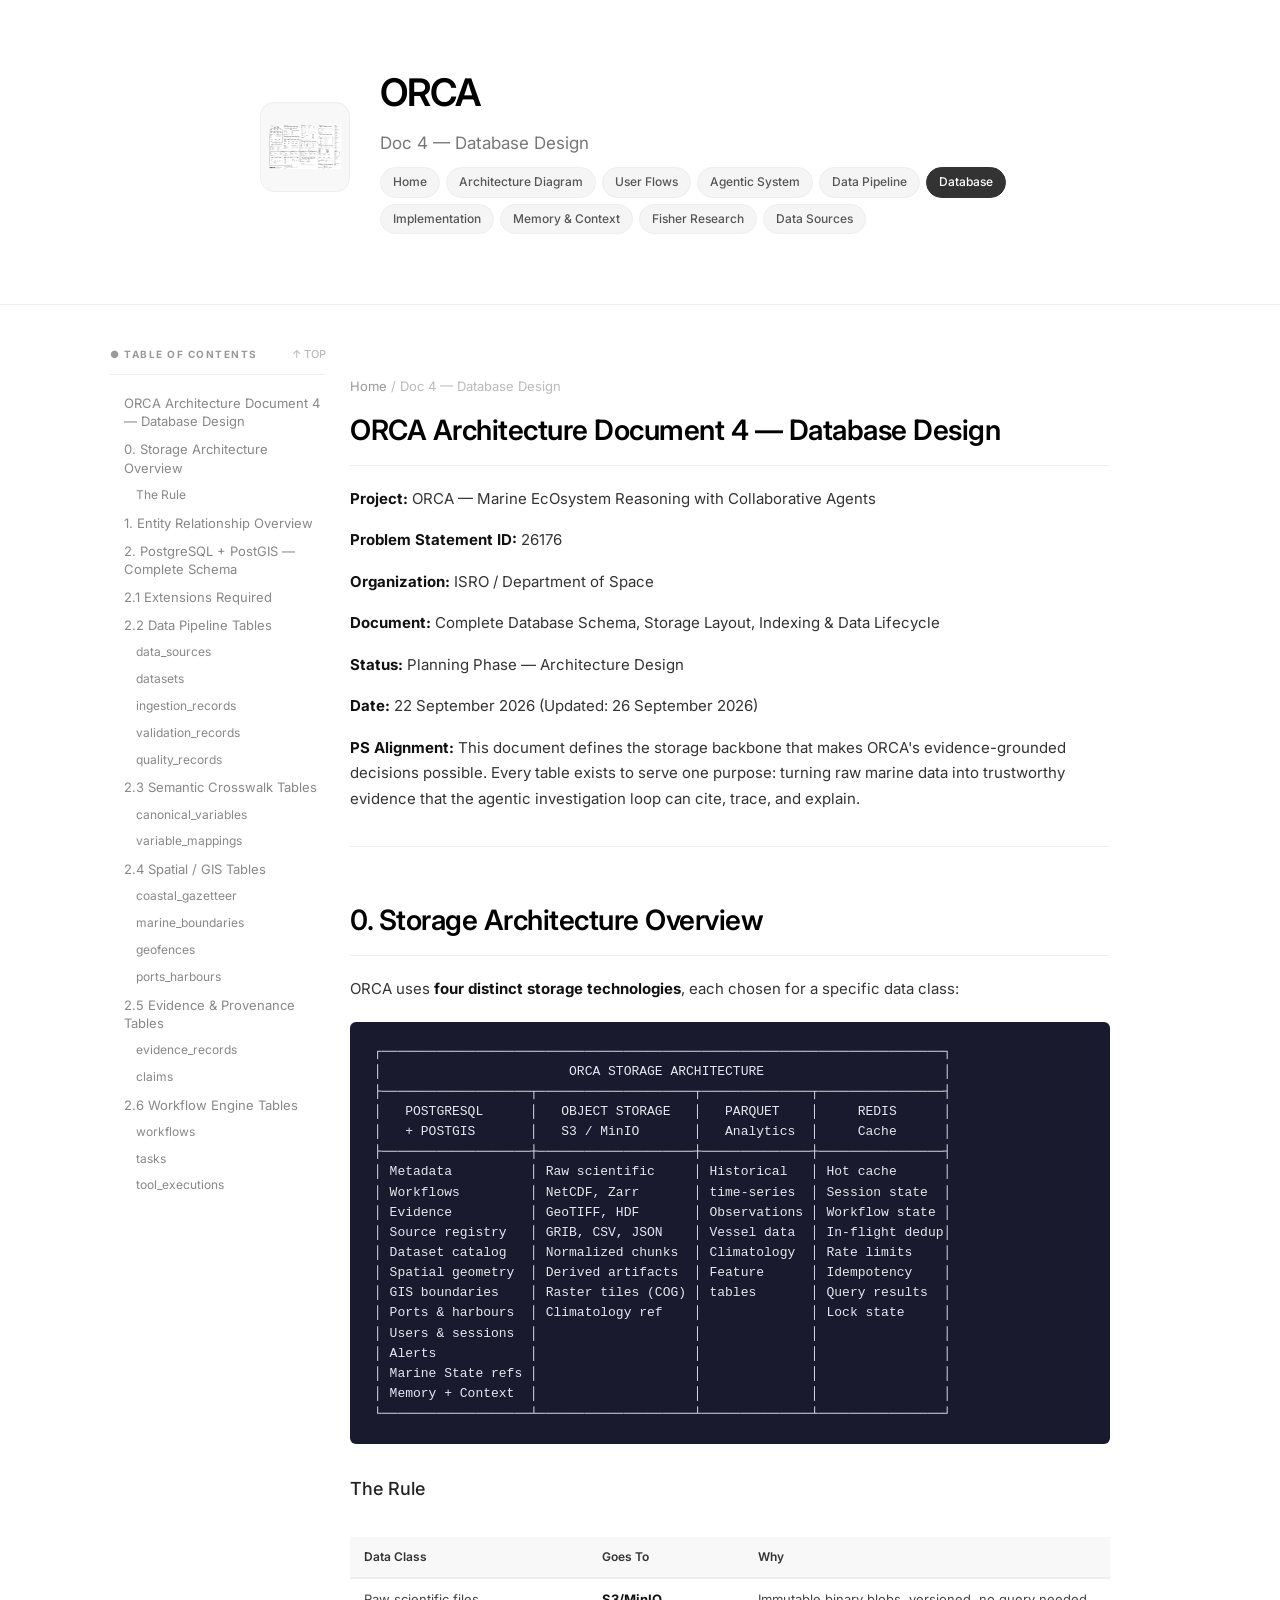
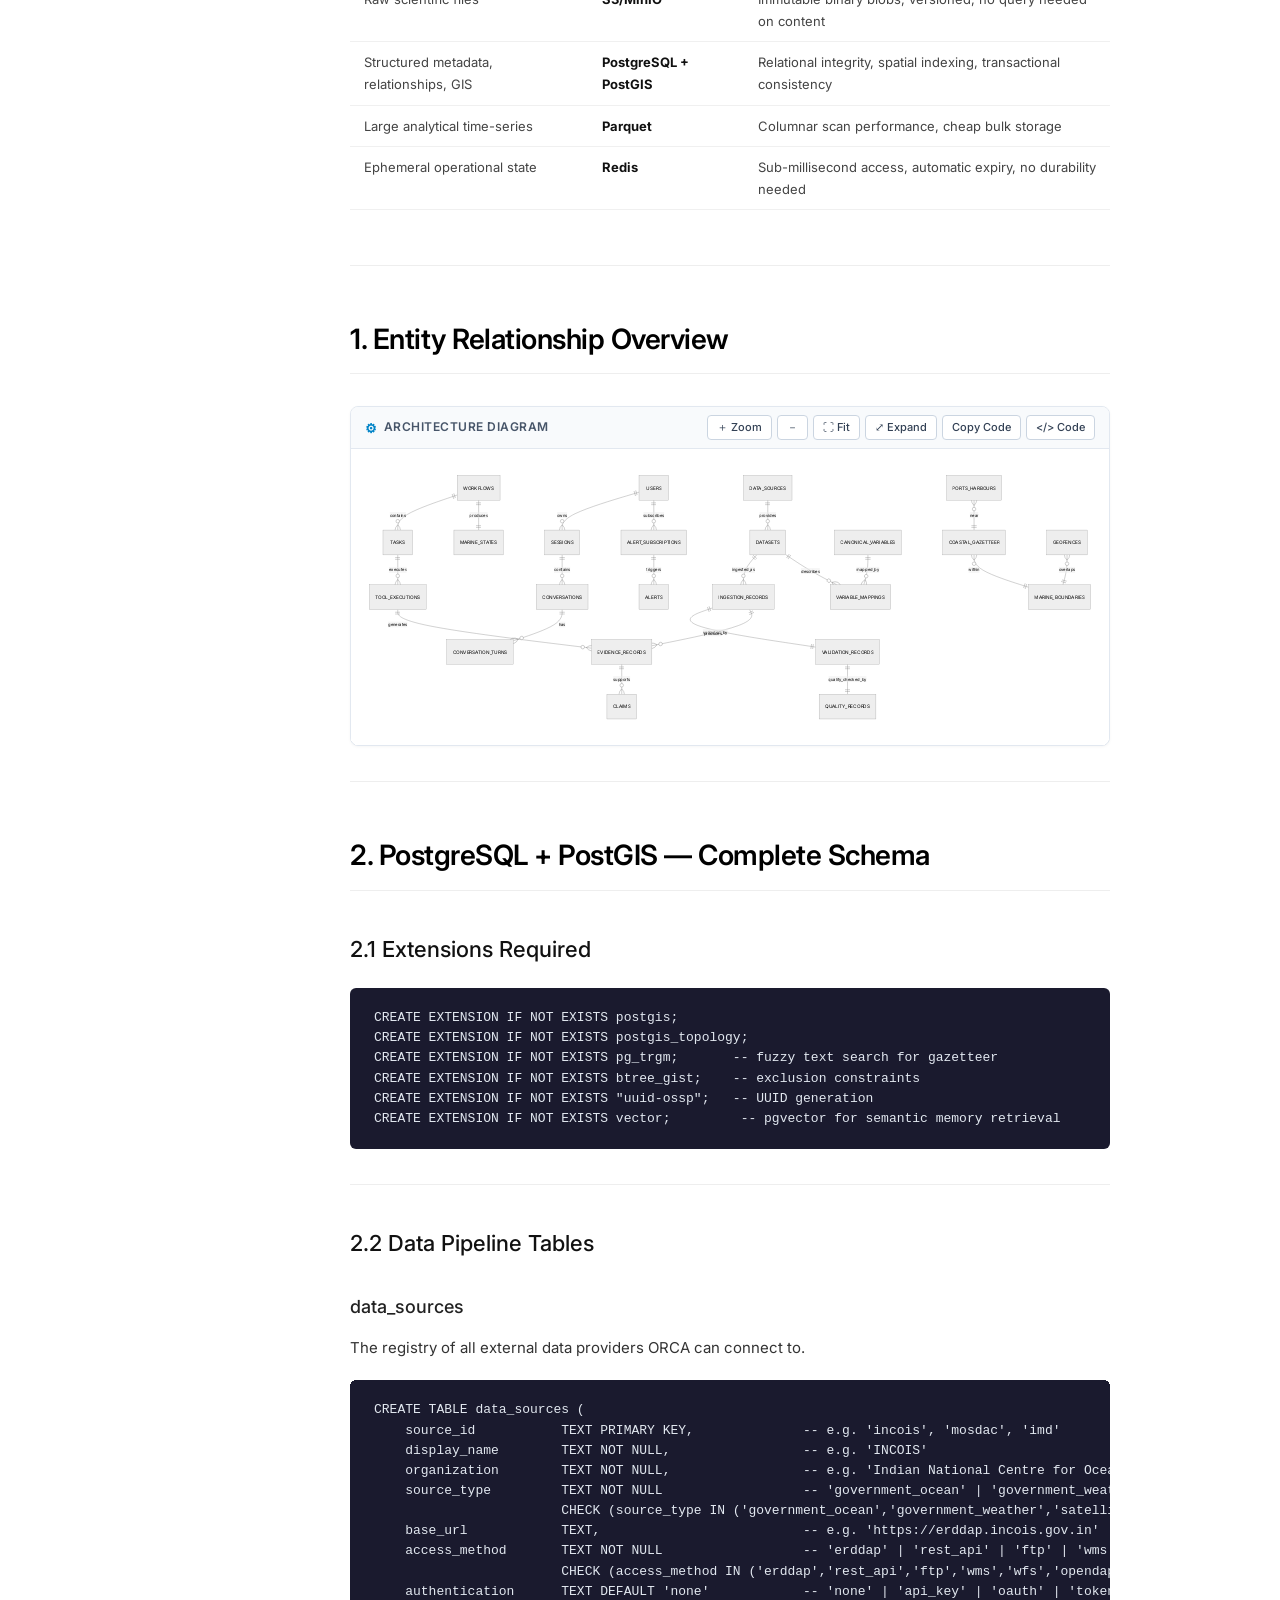
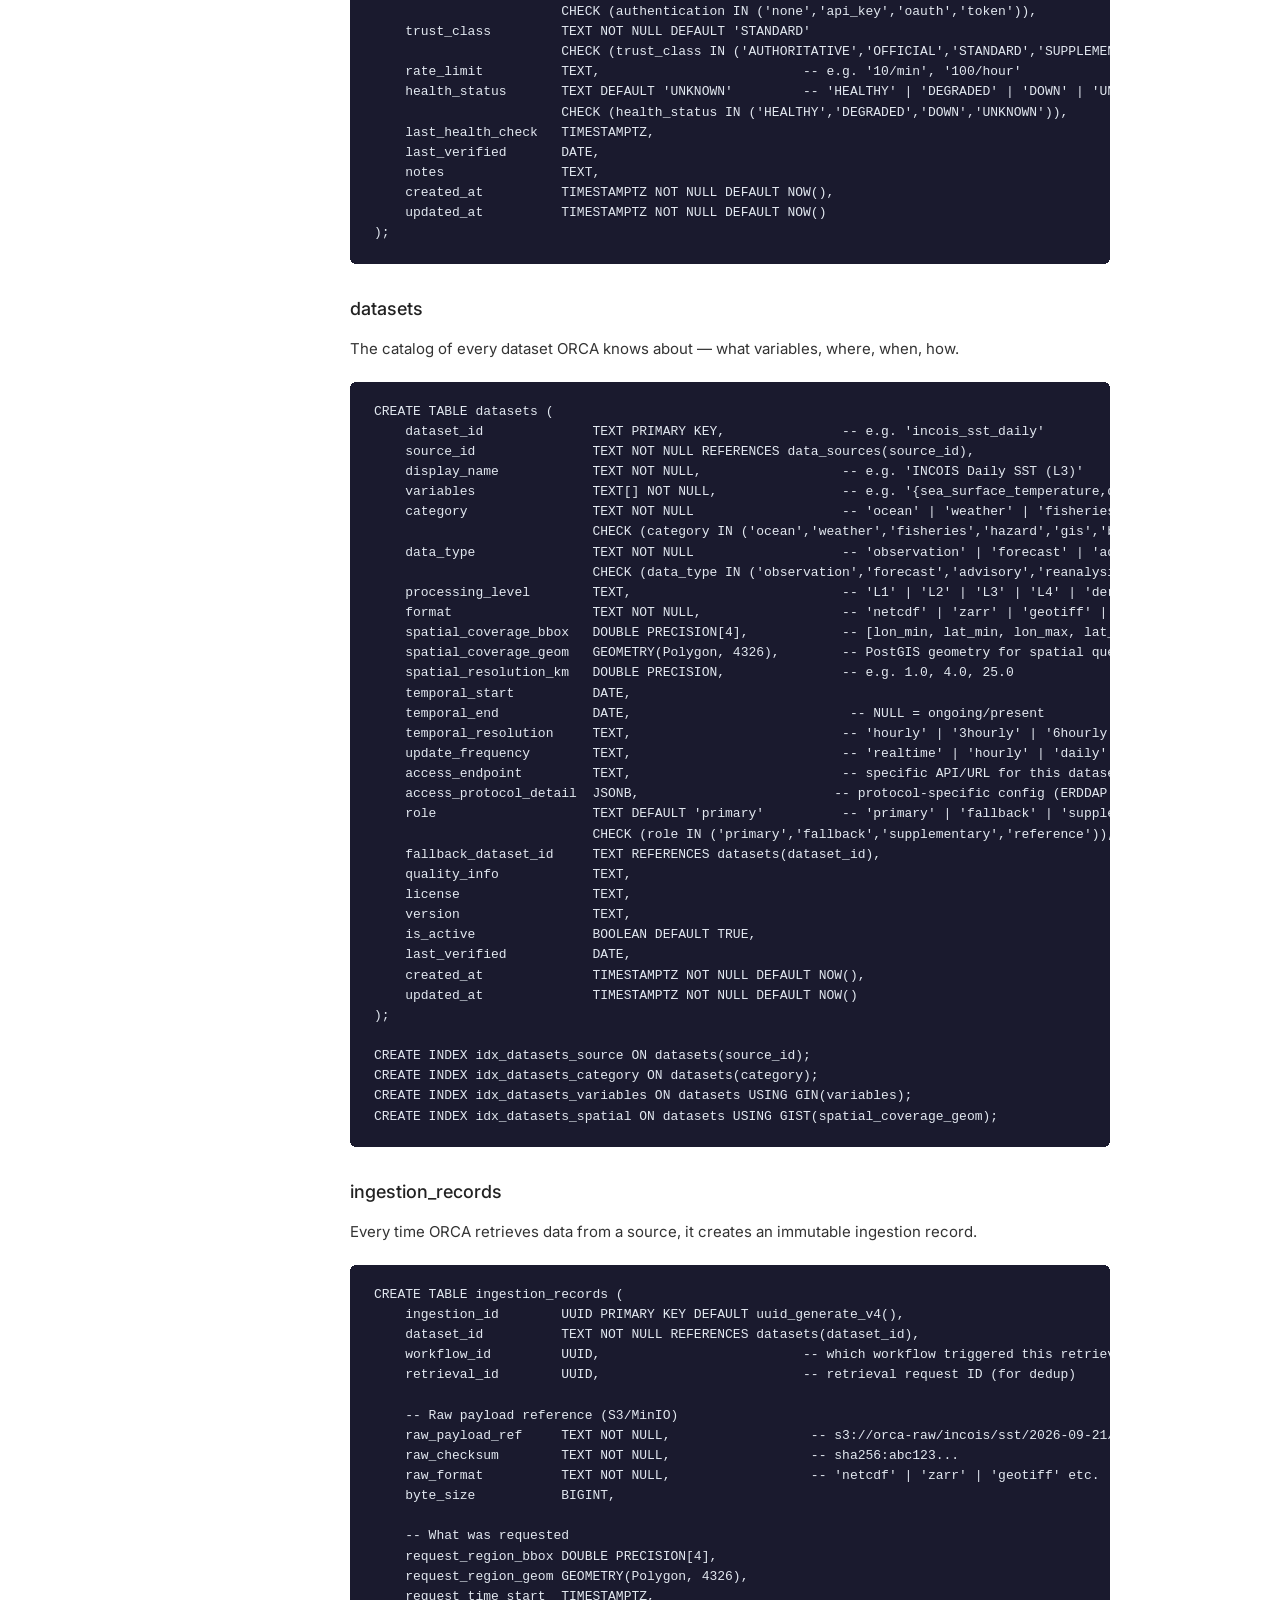
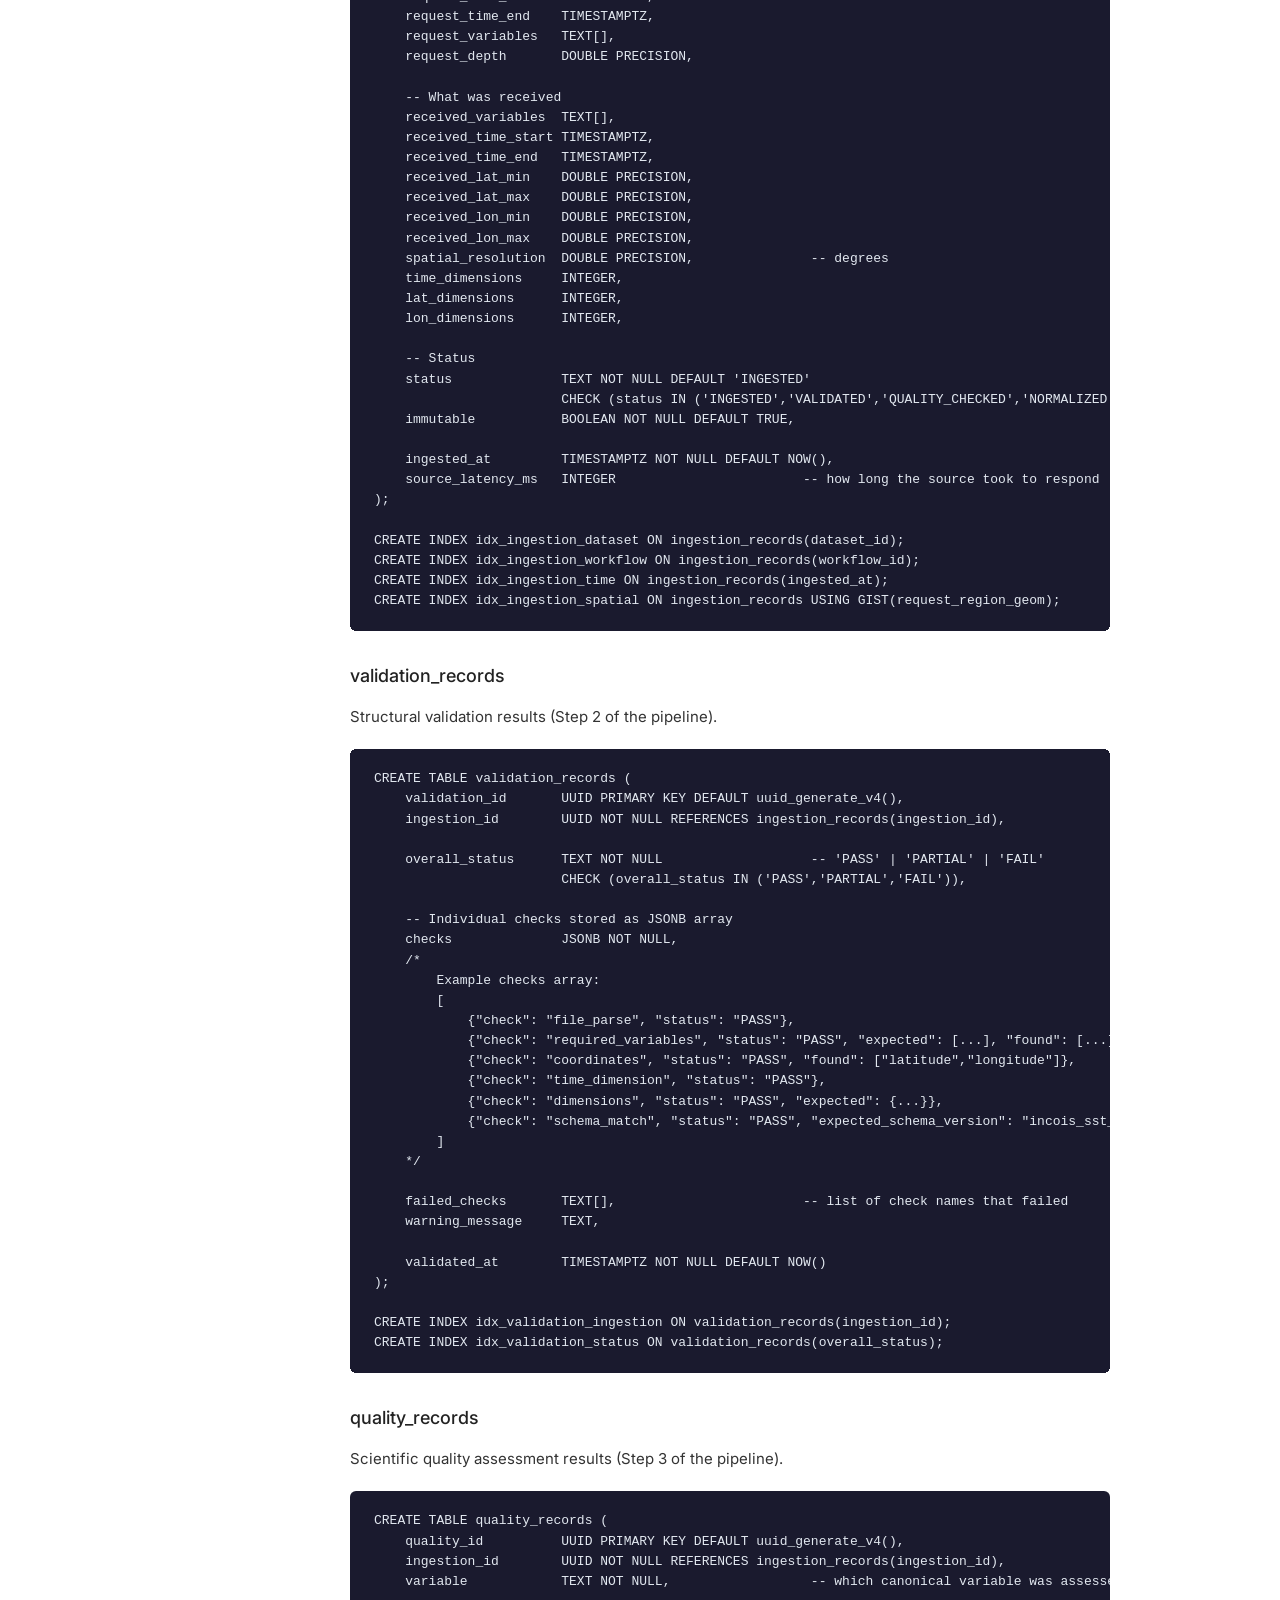
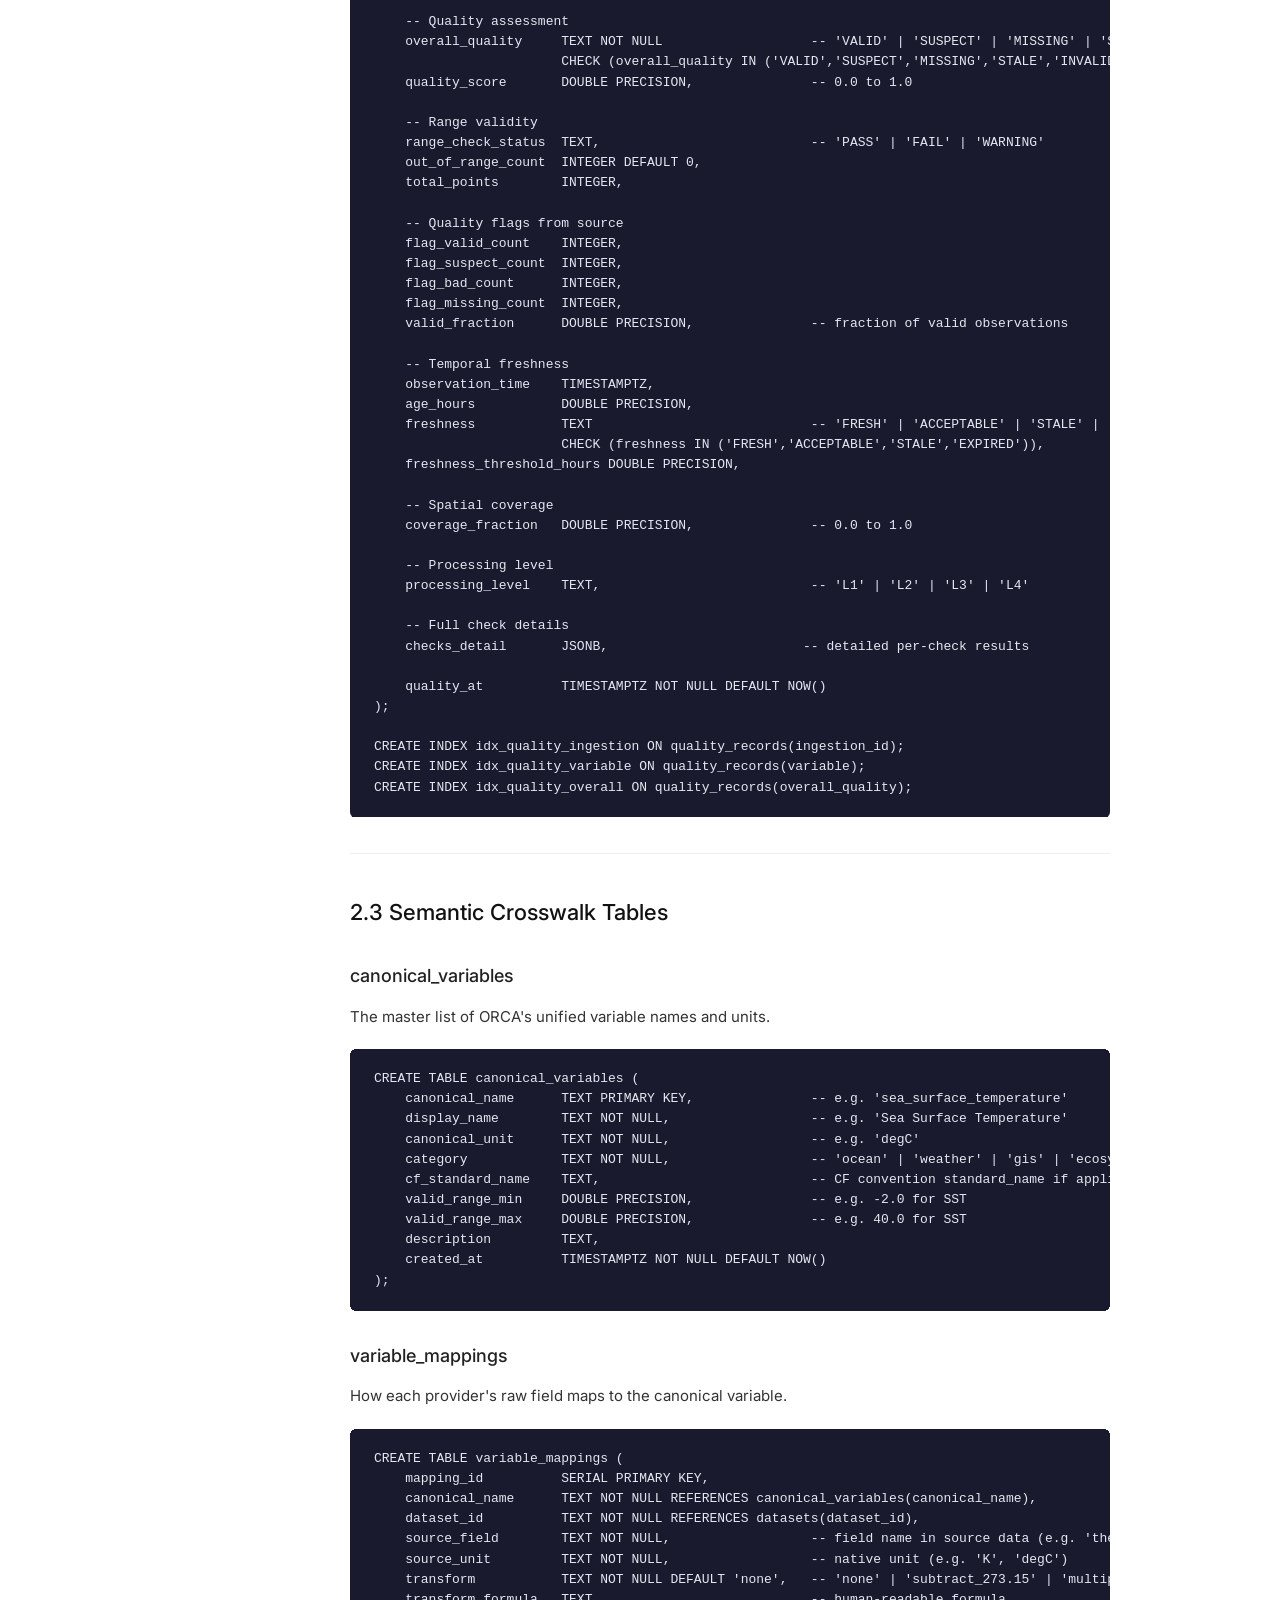
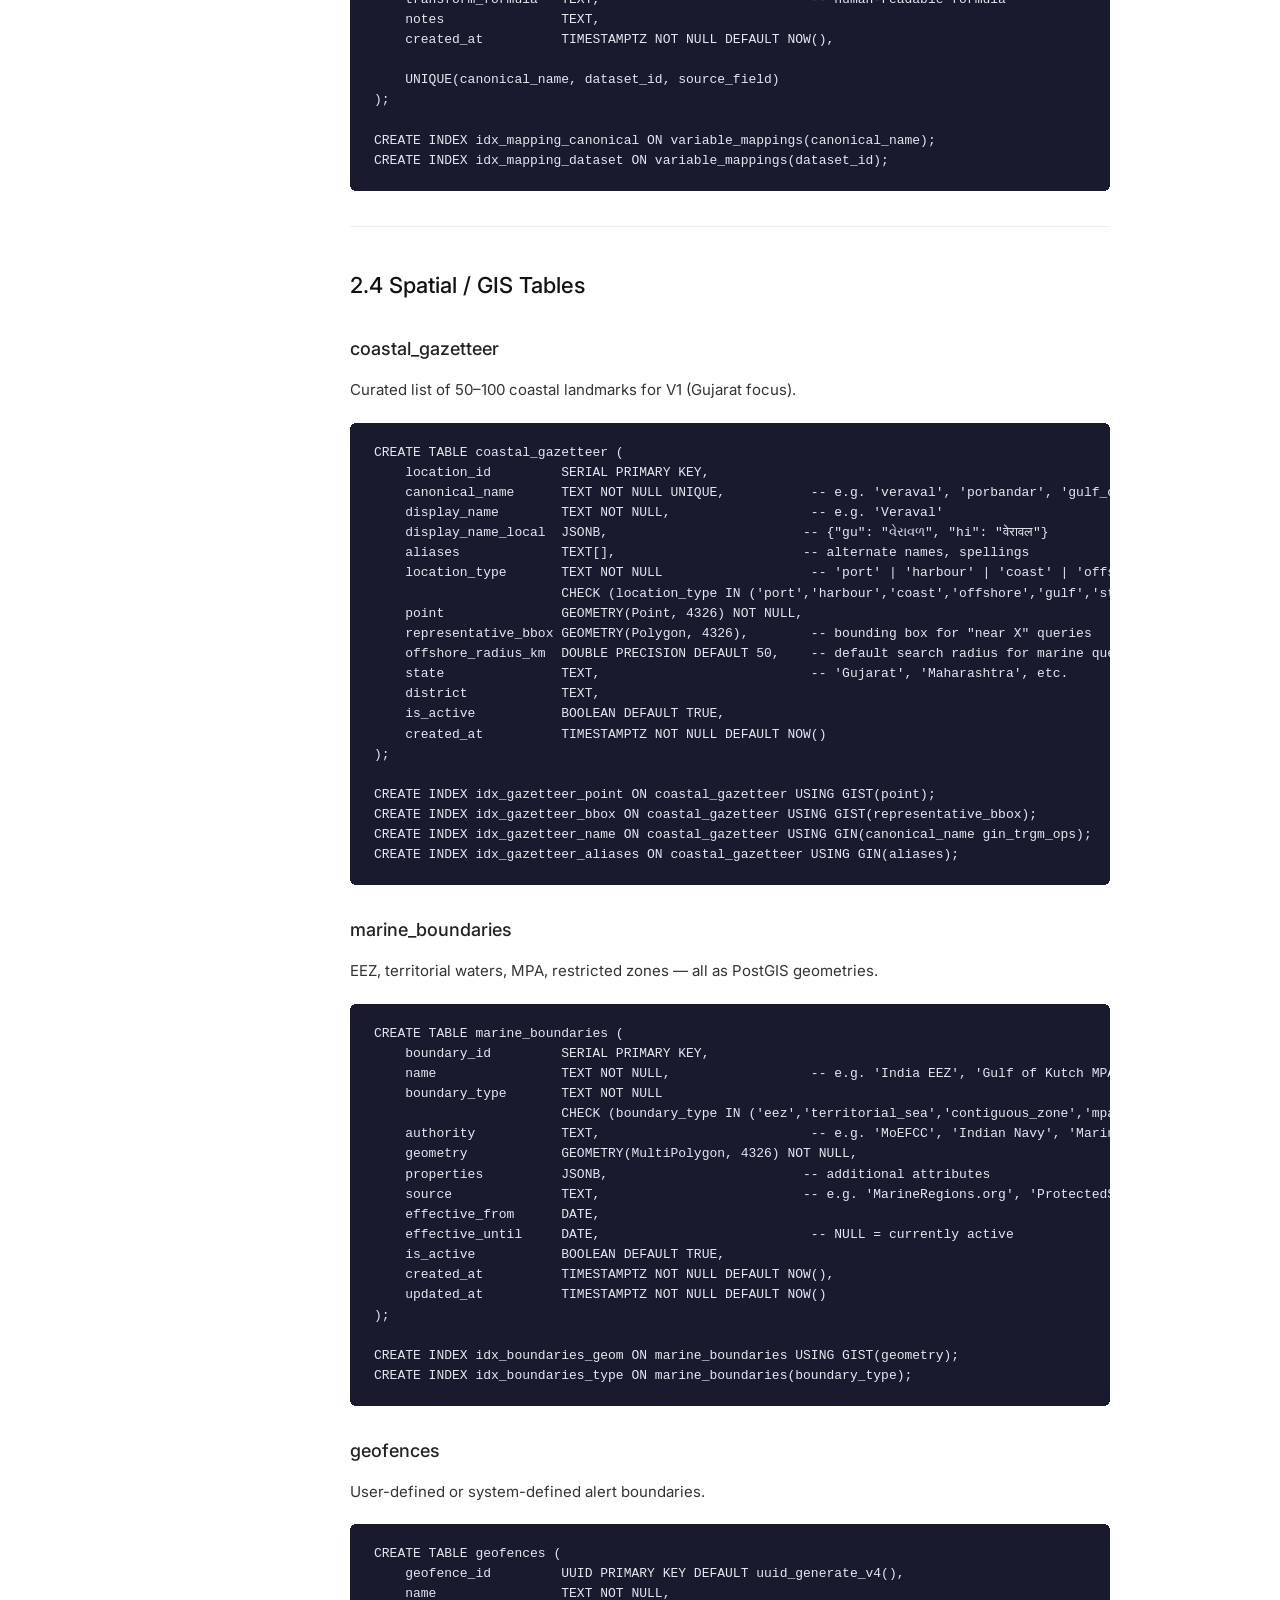
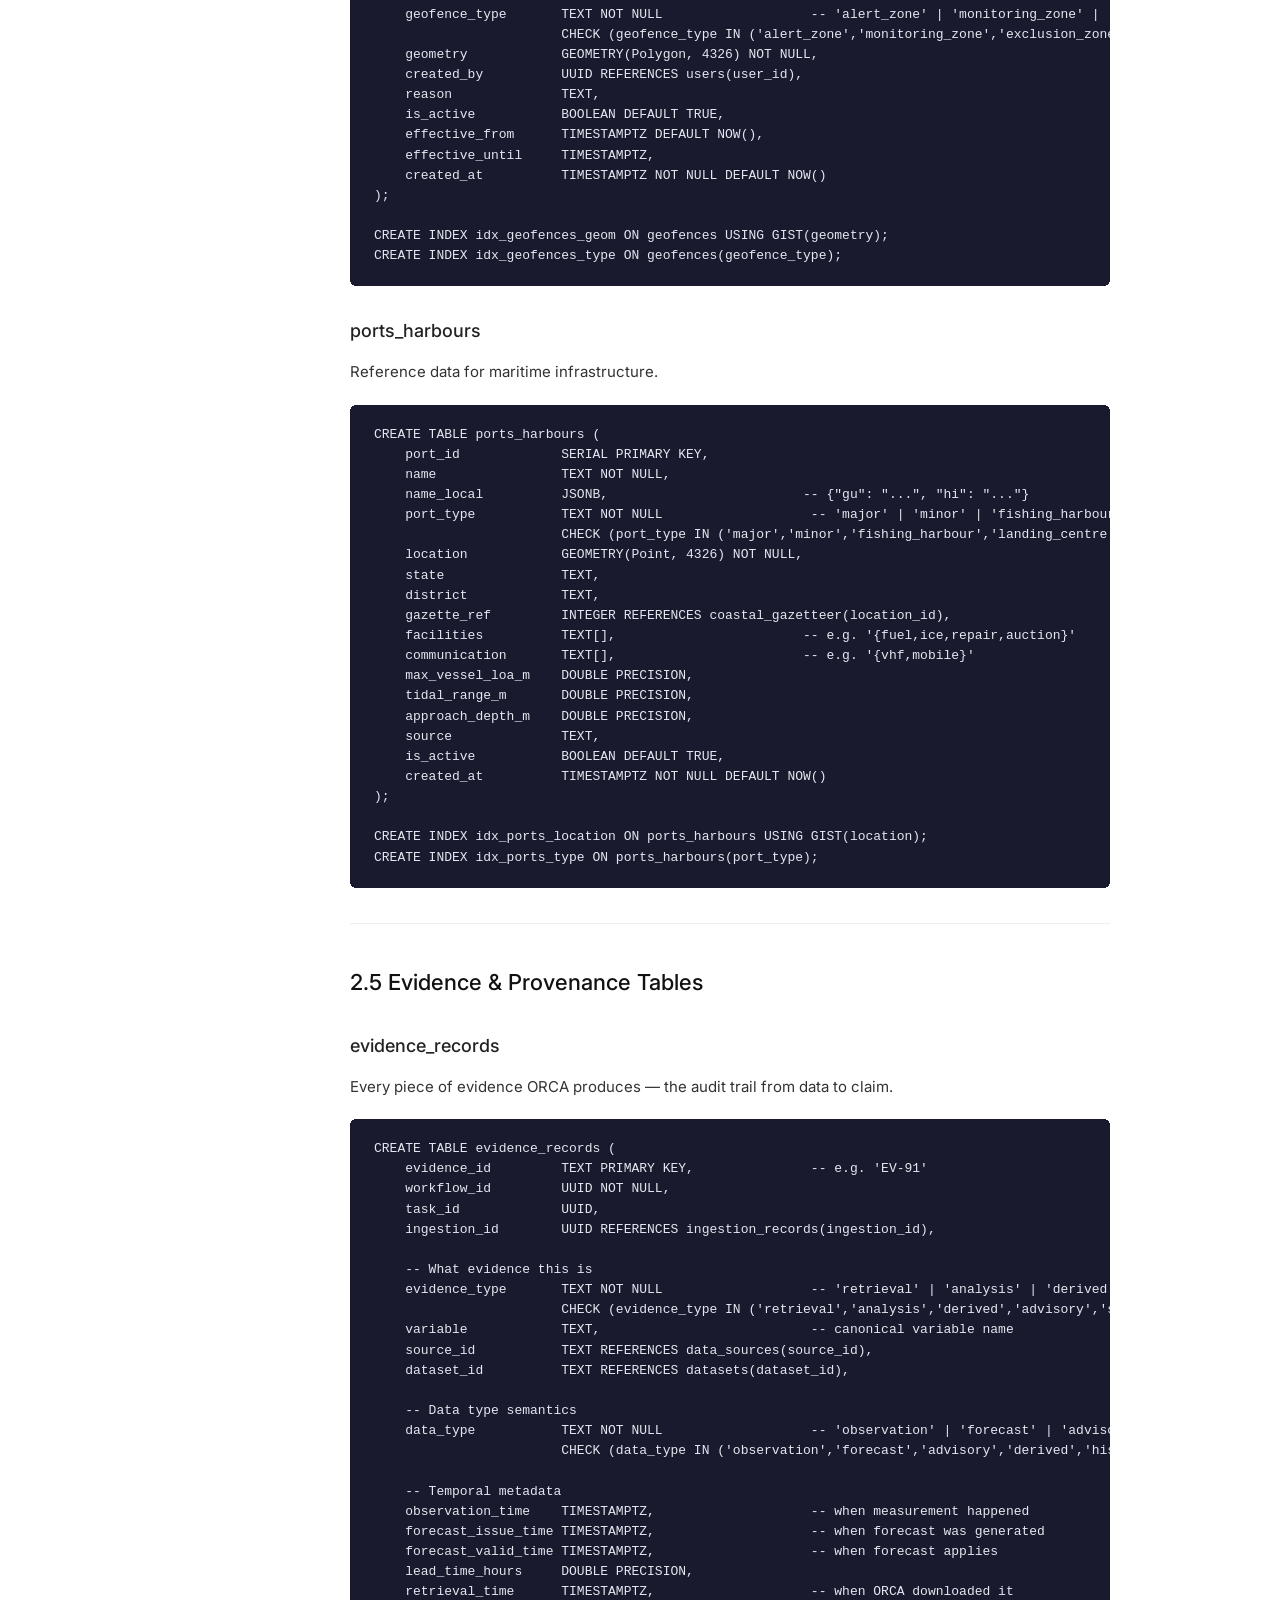
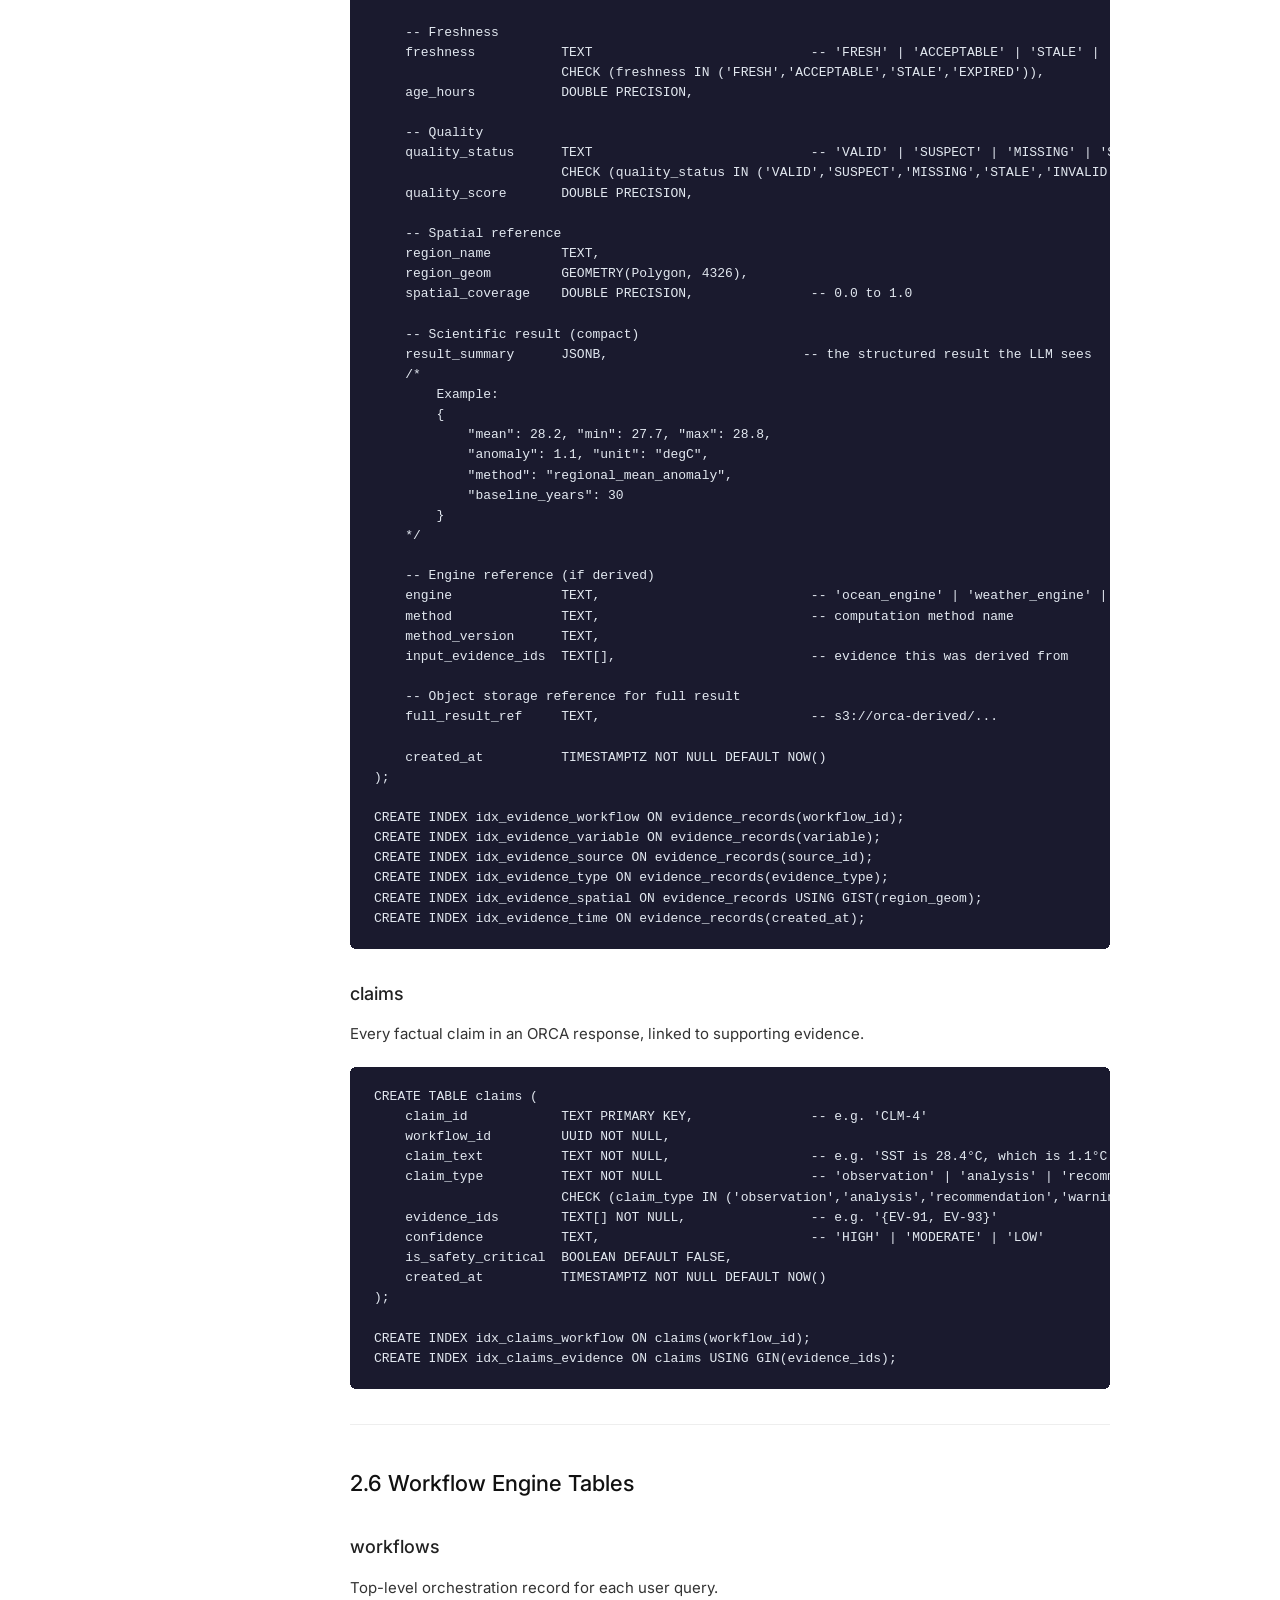
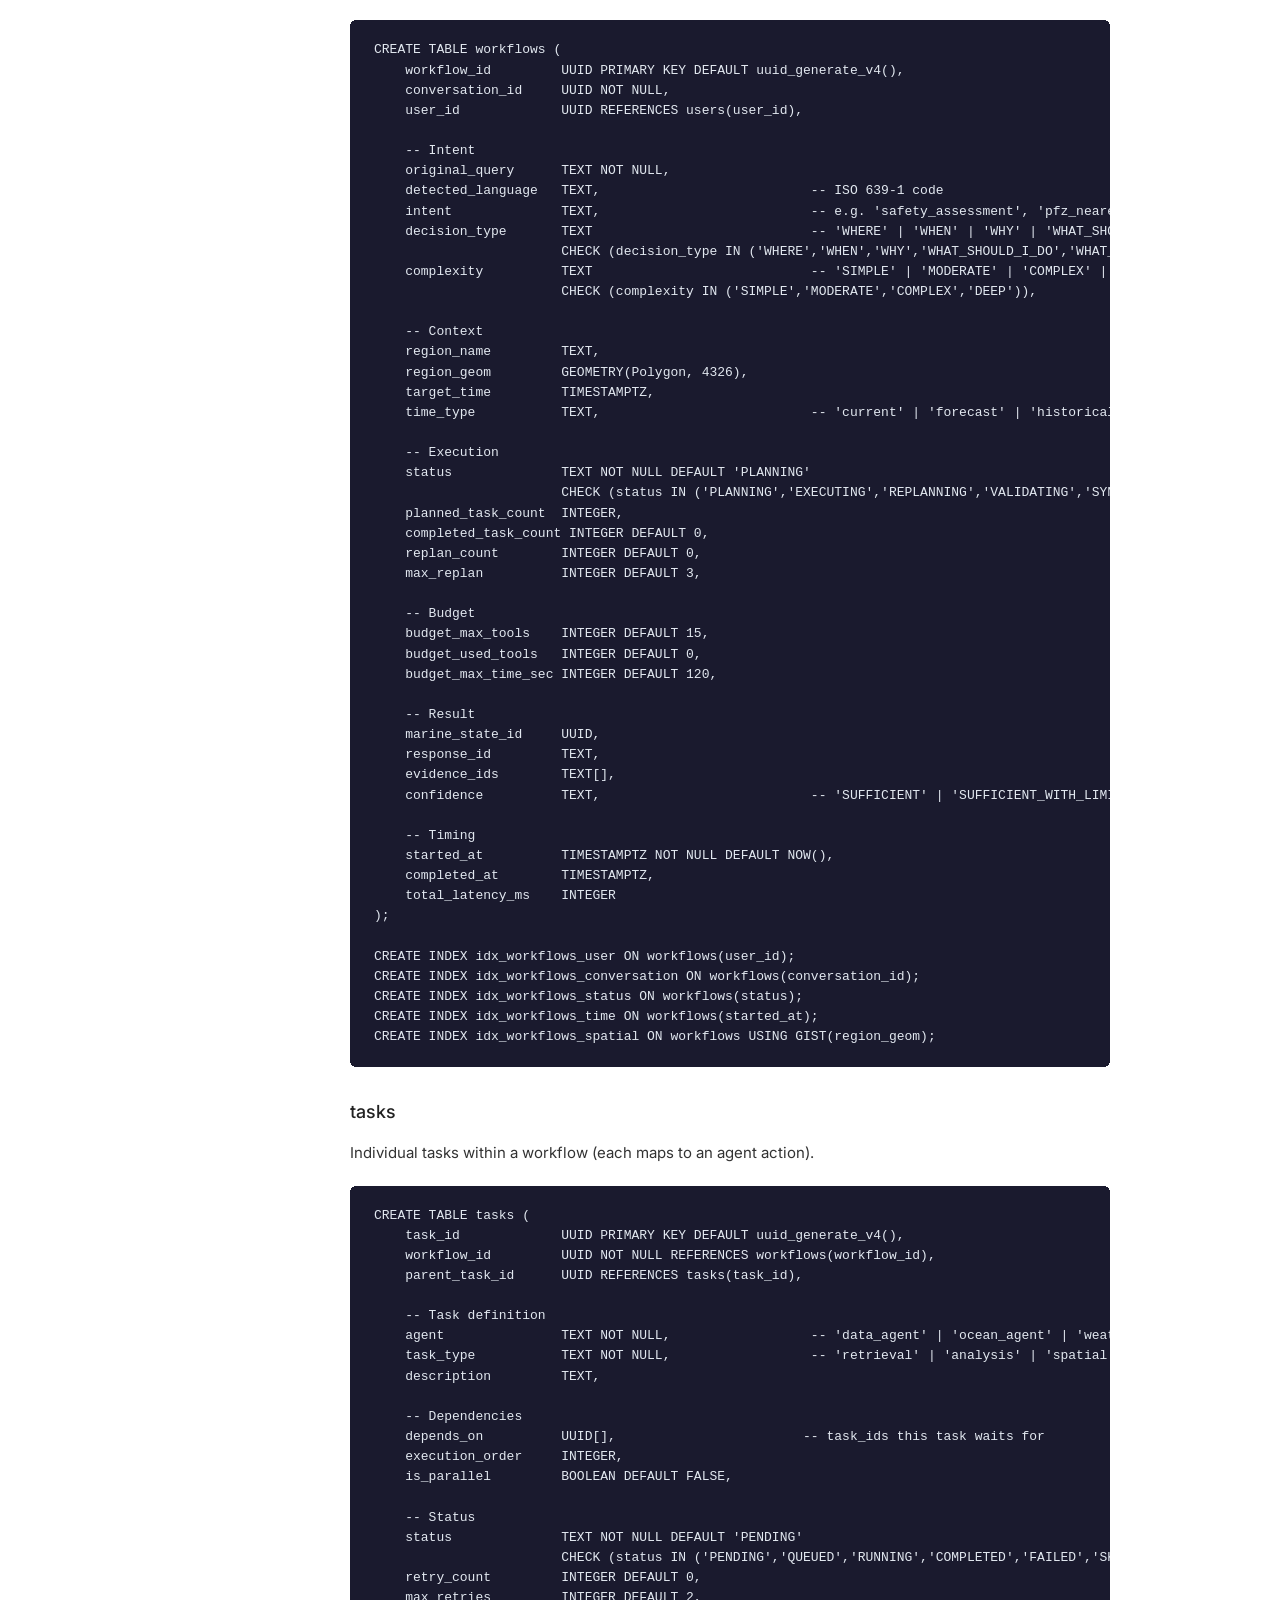
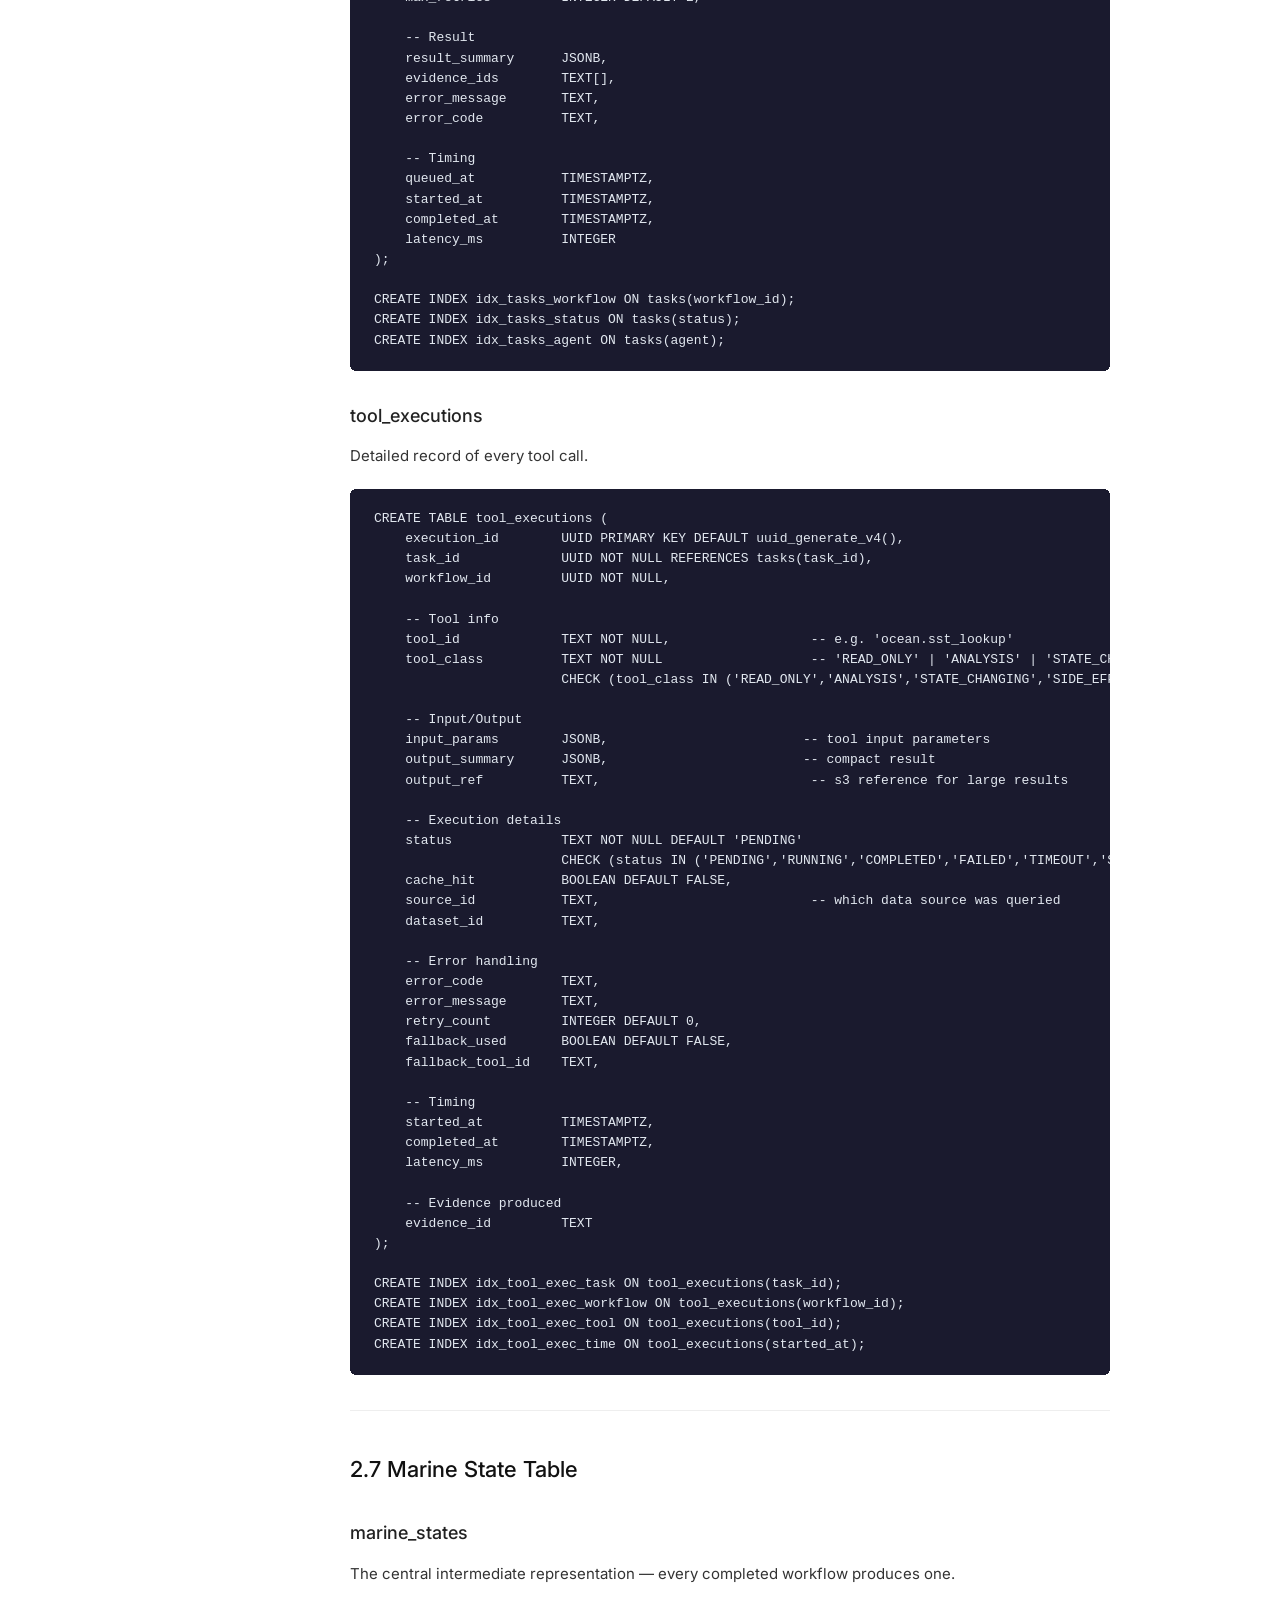
<file: doc4.html>
<!DOCTYPE html>
<html lang="en">
<head>
<meta charset="utf-8">
<meta name="viewport" content="width=device-width, initial-scale=1, shrink-to-fit=no">
<title>Doc 4 — Database Design | ORCA Research Dossier</title>
<meta name="description" content="ORCA &#8212; Doc 4 — Database Design. Complete research and architecture documentation.">
<link rel="stylesheet" type="text/css" href="style.css">
<link href="https://fonts.googleapis.com/css2?family=Inter:wght@400;500;600;700&display=swap" rel="stylesheet">
<script src="mermaid.min.js"></script>
<script>
if (typeof mermaid === 'undefined') {
  document.write('<script src="https://cdn.jsdelivr.net/npm/mermaid@11/dist/mermaid.min.js"><\/script>');
}
</script>
</head>
<body>

<header id="dhead" class="container">
  <div class="row">
    <div id="dpic">
      <img src="ORCA_architecture.svg" class="ppic" alt="ORCA" onerror="this.style.background='#f0f0f0'" />
    </div>
    <div id="ddesc">
      <h1>ORCA</h1>
      <h2>Doc 4 — Database Design</h2>
      <nav class="doc-nav">
        <a href="index.html">Home</a>
<a href="architecture.html">Architecture Diagram</a>
<a href="doc1.html">User Flows</a>
<a href="doc2.html">Agentic System</a>
<a href="doc3.html">Data Pipeline</a>
<a href="doc4.html" class="active">Database</a>
<a href="doc5.html">Implementation</a>
<a href="doc6.html">Memory & Context</a>
<a href="fisher.html">Fisher Research</a>
<a href="data-sources.html">Data Sources</a>

      </nav>
    </div>
  </div>
</header>

<hr>

<div class="page-with-toc">
  <!-- Sidebar TOC -->
  <aside class="toc-sidebar">
    <div class="toc-sticky">
      <div class="toc-header">
        <span class="toc-label">&#9679; Table of Contents</span>
        <a class="toc-top-link" onclick="window.scrollTo({top:0,behavior:'smooth'})">&#8593; TOP</a>
      </div>
      <ul class="toc-list" id="tocList">
        <li><a href="#section-1" data-target="section-1">ORCA Architecture Document 4 — Database Design</a></li>
<li><a href="#section-2" data-target="section-2">0. Storage Architecture Overview</a></li>
<li><a href="#section-3" class="toc-h3" data-target="section-3">The Rule</a></li>
<li><a href="#section-4" data-target="section-4">1. Entity Relationship Overview</a></li>
<li><a href="#section-5" data-target="section-5">2. PostgreSQL + PostGIS — Complete Schema</a></li>
<li><a href="#section-6" data-target="section-6">2.1 Extensions Required</a></li>
<li><a href="#section-7" data-target="section-7">2.2 Data Pipeline Tables</a></li>
<li><a href="#section-8" class="toc-h3" data-target="section-8">data_sources</a></li>
<li><a href="#section-9" class="toc-h3" data-target="section-9">datasets</a></li>
<li><a href="#section-10" class="toc-h3" data-target="section-10">ingestion_records</a></li>
<li><a href="#section-11" class="toc-h3" data-target="section-11">validation_records</a></li>
<li><a href="#section-12" class="toc-h3" data-target="section-12">quality_records</a></li>
<li><a href="#section-13" data-target="section-13">2.3 Semantic Crosswalk Tables</a></li>
<li><a href="#section-14" class="toc-h3" data-target="section-14">canonical_variables</a></li>
<li><a href="#section-15" class="toc-h3" data-target="section-15">variable_mappings</a></li>
<li><a href="#section-16" data-target="section-16">2.4 Spatial / GIS Tables</a></li>
<li><a href="#section-17" class="toc-h3" data-target="section-17">coastal_gazetteer</a></li>
<li><a href="#section-18" class="toc-h3" data-target="section-18">marine_boundaries</a></li>
<li><a href="#section-19" class="toc-h3" data-target="section-19">geofences</a></li>
<li><a href="#section-20" class="toc-h3" data-target="section-20">ports_harbours</a></li>
<li><a href="#section-21" data-target="section-21">2.5 Evidence & Provenance Tables</a></li>
<li><a href="#section-22" class="toc-h3" data-target="section-22">evidence_records</a></li>
<li><a href="#section-23" class="toc-h3" data-target="section-23">claims</a></li>
<li><a href="#section-24" data-target="section-24">2.6 Workflow Engine Tables</a></li>
<li><a href="#section-25" class="toc-h3" data-target="section-25">workflows</a></li>
<li><a href="#section-26" class="toc-h3" data-target="section-26">tasks</a></li>
<li><a href="#section-27" class="toc-h3" data-target="section-27">tool_executions</a></li>
<li><a href="#section-28" data-target="section-28">2.7 Marine State Table</a></li>
<li><a href="#section-29" class="toc-h3" data-target="section-29">marine_states</a></li>
<li><a href="#section-30" data-target="section-30">2.8 Alert System Tables</a></li>
<li><a href="#section-31" class="toc-h3" data-target="section-31">alert_subscriptions</a></li>
<li><a href="#section-32" class="toc-h3" data-target="section-32">alerts</a></li>
<li><a href="#section-33" data-target="section-33">2.9 User & Session Tables</a></li>
<li><a href="#section-34" class="toc-h3" data-target="section-34">users</a></li>
<li><a href="#section-35" class="toc-h3" data-target="section-35">sessions</a></li>
<li><a href="#section-36" class="toc-h3" data-target="section-36">conversations</a></li>
<li><a href="#section-37" class="toc-h3" data-target="section-37">conversation_turns</a></li>
<li><a href="#section-38" data-target="section-38">3. Object Storage — S3/MinIO Bucket Structure</a></li>
<li><a href="#section-39" class="toc-h3" data-target="section-39">Bucket Rules</a></li>
<li><a href="#section-40" class="toc-h3" data-target="section-40">Object Naming Convention</a></li>
<li><a href="#section-41" data-target="section-41">4. Parquet — Analytical Tables</a></li>
<li><a href="#section-42" class="toc-h3" data-target="section-42">Observation Time-Series Schema (Parquet)</a></li>
<li><a href="#section-43" class="toc-h3" data-target="section-43">Climatology Schema (Parquet)</a></li>
<li><a href="#section-44" data-target="section-44">5. Redis — Ephemeral State</a></li>
<li><a href="#section-45" class="toc-h3" data-target="section-45">Key Patterns</a></li>
<li><a href="#section-46" class="toc-h3" data-target="section-46">TTL Policies</a></li>
<li><a href="#section-47" class="toc-h3" data-target="section-47">What NEVER Goes in Redis</a></li>
<li><a href="#section-48" data-target="section-48">6. Indexing Strategy</a></li>
<li><a href="#section-49" data-target="section-49">PostgreSQL Indexes Summary</a></li>
<li><a href="#section-50" data-target="section-50">Critical Query Patterns</a></li>
<li><a href="#section-51" data-target="section-51">7. Data Lifecycle & Retention</a></li>
<li><a href="#section-52" class="toc-h3" data-target="section-52">Retention Policy</a></li>
<li><a href="#section-53" data-target="section-53">8. Pipeline Step ↔ Database Mapping</a></li>
<li><a href="#section-54" data-target="section-54">9. Seed Data — V1 Gujarat Prototype</a></li>
<li><a href="#section-55" class="toc-h3" data-target="section-55">Data Sources (Seed)</a></li>
<li><a href="#section-56" class="toc-h3" data-target="section-56">Canonical Variables (Seed)</a></li>
<li><a href="#section-57" data-target="section-57">10. Summary — Database Design Principles</a></li>
<li><a href="#section-58" data-target="section-58">11. PS Fulfillment Verification - Database Document</a></li>
<li><a href="#section-59" class="toc-h3" data-target="section-59">Database Tables -> Hero Investigation Loop</a></li>
<li><a href="#section-60" data-target="section-60">12. NEW DATABASE TABLES: Event, Decision, Scenario, Uncertainty, Investigation</a></li>
<li><a href="#section-61" data-target="section-61">12.1 Event Intelligence Tables</a></li>
<li><a href="#section-62" data-target="section-62">12.2 Decision Trade-off Tables</a></li>
<li><a href="#section-63" data-target="section-63">12.3 Scenario Tables</a></li>
<li><a href="#section-64" data-target="section-64">12.4 Marine State Versioning Tables</a></li>
<li><a href="#section-65" data-target="section-65">12.5 Uncertainty Tables</a></li>
<li><a href="#section-66" data-target="section-66">12.6 Investigation Event Tables</a></li>
<li><a href="#section-67" data-target="section-67">12.7 Updated Table Summary</a></li>
<li><a href="#section-68" data-target="section-68">13. MEMORY AND CONTEXT TABLES (from Doc 6 Integration)</a></li>
<li><a href="#section-69" data-target="section-69">13.1 Additional Extension Required</a></li>
<li><a href="#section-70" data-target="section-70">13.2 Memory Items</a></li>
<li><a href="#section-71" data-target="section-71">13.3 Memory Embeddings</a></li>
<li><a href="#section-72" data-target="section-72">13.4 Memory Links</a></li>
<li><a href="#section-73" data-target="section-73">13.5 Memory Events</a></li>
<li><a href="#section-74" data-target="section-74">13.6 Updated Storage Architecture Overview</a></li>
<li><a href="#section-75" data-target="section-75">14. ECOLOGICALLY SENSITIVE ZONES (PS Explicit Requirement)</a></li>
<li><a href="#section-76" data-target="section-76">14.1 Updated Spatial Constraint Layers</a></li>
<li><a href="#section-77" data-target="section-77">14.2 Updated marine_boundaries Boundary Types</a></li>
<li><a href="#section-78" data-target="section-78">14.3 Ecologically Sensitive Zones Data</a></li>
<li><a href="#section-79" data-target="section-79">14.4 Updated Geospatial Agent Tools</a></li>
      </ul>
    </div>
  </aside>

  <!-- Main content -->
  <div class="toc-content">
    <div class="breadcrumb"><a href="index.html">Home</a> / Doc 4 — Database Design</div>

    <div class="md-content">
<h1 id="section-1">ORCA Architecture Document 4 — Database Design</h1>

<p><strong>Project:</strong> ORCA — Marine EcOsystem Reasoning with Collaborative Agents</p>
<p><strong>Problem Statement ID:</strong> 26176</p>
<p><strong>Organization:</strong> ISRO / Department of Space</p>
<p><strong>Document:</strong> Complete Database Schema, Storage Layout, Indexing & Data Lifecycle</p>
<p><strong>Status:</strong> Planning Phase — Architecture Design</p>
<p><strong>Date:</strong> 22 September 2026 (Updated: 26 September 2026)</p>
<p><strong>PS Alignment:</strong> This document defines the storage backbone that makes ORCA's evidence-grounded decisions possible. Every table exists to serve one purpose: turning raw marine data into trustworthy evidence that the agentic investigation loop can cite, trace, and explain.</p>

<hr>

<h1 id="section-2">0. Storage Architecture Overview</h1>

<p>ORCA uses <strong>four distinct storage technologies</strong>, each chosen for a specific data class:</p>

<pre><code class="language-text">┌────────────────────────────────────────────────────────────────────────┐
│                        ORCA STORAGE ARCHITECTURE                       │
├───────────────────┬────────────────────┬──────────────┬────────────────┤
│   POSTGRESQL      │   OBJECT STORAGE   │   PARQUET    │     REDIS      │
│   + POSTGIS       │   S3 / MinIO       │   Analytics  │     Cache      │
├───────────────────┼────────────────────┼──────────────┼────────────────┤
│ Metadata          │ Raw scientific     │ Historical   │ Hot cache      │
│ Workflows         │ NetCDF, Zarr       │ time-series  │ Session state  │
│ Evidence          │ GeoTIFF, HDF       │ Observations │ Workflow state │
│ Source registry   │ GRIB, CSV, JSON    │ Vessel data  │ In-flight dedup│
│ Dataset catalog   │ Normalized chunks  │ Climatology  │ Rate limits    │
│ Spatial geometry  │ Derived artifacts  │ Feature      │ Idempotency    │
│ GIS boundaries    │ Raster tiles (COG) │ tables       │ Query results  │
│ Ports &amp; harbours  │ Climatology ref    │              │ Lock state     │
│ Users &amp; sessions  │                    │              │                │
│ Alerts            │                    │              │                │
│ Marine State refs │                    │              │                │
│ Memory + Context  │                    │              │                │
└───────────────────┴────────────────────┴──────────────┴────────────────┘</code></pre>

<h3 id="section-3">The Rule</h3>

<div style="overflow-x:auto;"><table>
<thead><tr><th>Data Class</th><th>Goes To</th><th>Why</th></tr></thead>
<tbody><tr><td>Raw scientific files</td><td><strong>S3/MinIO</strong></td><td>Immutable binary blobs, versioned, no query needed on content</td></tr>
<tr><td>Structured metadata, relationships, GIS</td><td><strong>PostgreSQL + PostGIS</strong></td><td>Relational integrity, spatial indexing, transactional consistency</td></tr>
<tr><td>Large analytical time-series</td><td><strong>Parquet</strong></td><td>Columnar scan performance, cheap bulk storage</td></tr>
<tr><td>Ephemeral operational state</td><td><strong>Redis</strong></td><td>Sub-millisecond access, automatic expiry, no durability needed</td></tr>
</tbody></table></div>

<hr>

<h1 id="section-4">1. Entity Relationship Overview</h1>

<div class="mermaid-container" id="doc4-mermaid-1">
  <div class="mermaid-toolbar">
    <div class="mermaid-title"><span class="mermaid-icon">&#9881;</span> Architecture Diagram</div>
    <div class="mermaid-controls">
      <button type="button" class="mm-btn" onclick="mermaidZoom('doc4-mermaid-1', 1.25)" title="Zoom In">&#65291; Zoom</button>
      <button type="button" class="mm-btn" onclick="mermaidZoom('doc4-mermaid-1', 0.8)" title="Zoom Out">&#65293;</button>
      <button type="button" class="mm-btn" onclick="mermaidReset('doc4-mermaid-1')" title="Fit to Screen">&#x26F6; Fit</button>
      <button type="button" class="mm-btn" onclick="mermaidFullscreen('doc4-mermaid-1')" title="Expand Fullscreen">&#x2922; Expand</button>
      <button type="button" class="mm-btn mm-btn-copy" onclick="mermaidCopy('doc4-mermaid-1')" title="Copy Mermaid Syntax">Copy Code</button>
      <button type="button" class="mm-btn" onclick="mermaidToggleCode('doc4-mermaid-1')" title="Toggle Source Code">&lt;/&gt; Code</button>
    </div>
  </div>
  <div class="mermaid-viewport" id="doc4-mermaid-1-viewport">
    <div class="mermaid-stage" id="doc4-mermaid-1-stage">
      <div style="color: #64748b; font-size: 13px; padding: 20px;">Rendering diagram...</div>
    </div>
    <pre class="mermaid-source" style="display:none;">erDiagram
    DATA_SOURCES ||--o{ DATASETS : provides
    DATASETS ||--o{ INGESTION_RECORDS : ingested_as
    INGESTION_RECORDS ||--|| VALIDATION_RECORDS : validated_by
    VALIDATION_RECORDS ||--|| QUALITY_RECORDS : quality_checked_by
    INGESTION_RECORDS ||--o{ EVIDENCE_RECORDS : produces
    EVIDENCE_RECORDS ||--o{ CLAIMS : supports

    WORKFLOWS ||--o{ TASKS : contains
    TASKS ||--o{ TOOL_EXECUTIONS : executes
    TOOL_EXECUTIONS ||--o{ EVIDENCE_RECORDS : generates
    WORKFLOWS ||--|| MARINE_STATES : produces

    USERS ||--o{ SESSIONS : owns
    SESSIONS ||--o{ CONVERSATIONS : contains
    CONVERSATIONS ||--o{ CONVERSATION_TURNS : has

    USERS ||--o{ ALERT_SUBSCRIPTIONS : subscribes
    ALERT_SUBSCRIPTIONS ||--o{ ALERTS : triggers

    CANONICAL_VARIABLES ||--o{ VARIABLE_MAPPINGS : mapped_by
    DATASETS ||--o{ VARIABLE_MAPPINGS : describes

    COASTAL_GAZETTEER }o--|| MARINE_BOUNDARIES : within
    GEOFENCES }o--|| MARINE_BOUNDARIES : overlaps
    PORTS_HARBOURS }o--|| COASTAL_GAZETTEER : near</pre>
  </div>
  <div class="mermaid-code" id="doc4-mermaid-1-code" style="display:none;">
    <pre><code>erDiagram
    DATA_SOURCES ||--o{ DATASETS : provides
    DATASETS ||--o{ INGESTION_RECORDS : ingested_as
    INGESTION_RECORDS ||--|| VALIDATION_RECORDS : validated_by
    VALIDATION_RECORDS ||--|| QUALITY_RECORDS : quality_checked_by
    INGESTION_RECORDS ||--o{ EVIDENCE_RECORDS : produces
    EVIDENCE_RECORDS ||--o{ CLAIMS : supports

    WORKFLOWS ||--o{ TASKS : contains
    TASKS ||--o{ TOOL_EXECUTIONS : executes
    TOOL_EXECUTIONS ||--o{ EVIDENCE_RECORDS : generates
    WORKFLOWS ||--|| MARINE_STATES : produces

    USERS ||--o{ SESSIONS : owns
    SESSIONS ||--o{ CONVERSATIONS : contains
    CONVERSATIONS ||--o{ CONVERSATION_TURNS : has

    USERS ||--o{ ALERT_SUBSCRIPTIONS : subscribes
    ALERT_SUBSCRIPTIONS ||--o{ ALERTS : triggers

    CANONICAL_VARIABLES ||--o{ VARIABLE_MAPPINGS : mapped_by
    DATASETS ||--o{ VARIABLE_MAPPINGS : describes

    COASTAL_GAZETTEER }o--|| MARINE_BOUNDARIES : within
    GEOFENCES }o--|| MARINE_BOUNDARIES : overlaps
    PORTS_HARBOURS }o--|| COASTAL_GAZETTEER : near</code></pre>
  </div>
</div>

<hr>

<h1 id="section-5">2. PostgreSQL + PostGIS — Complete Schema</h1>

<h2 id="section-6">2.1 Extensions Required</h2>

<pre><code class="language-sql">CREATE EXTENSION IF NOT EXISTS postgis;
CREATE EXTENSION IF NOT EXISTS postgis_topology;
CREATE EXTENSION IF NOT EXISTS pg_trgm;       -- fuzzy text search for gazetteer
CREATE EXTENSION IF NOT EXISTS btree_gist;    -- exclusion constraints
CREATE EXTENSION IF NOT EXISTS &quot;uuid-ossp&quot;;   -- UUID generation
CREATE EXTENSION IF NOT EXISTS vector;         -- pgvector for semantic memory retrieval</code></pre>

<hr>

<h2 id="section-7">2.2 Data Pipeline Tables</h2>

<h3 id="section-8">data_sources</h3>

<p>The registry of all external data providers ORCA can connect to.</p>

<pre><code class="language-sql">CREATE TABLE data_sources (
    source_id           TEXT PRIMARY KEY,              -- e.g. &#x27;incois&#x27;, &#x27;mosdac&#x27;, &#x27;imd&#x27;
    display_name        TEXT NOT NULL,                 -- e.g. &#x27;INCOIS&#x27;
    organization        TEXT NOT NULL,                 -- e.g. &#x27;Indian National Centre for Ocean Information Services&#x27;
    source_type         TEXT NOT NULL                  -- &#x27;government_ocean&#x27; | &#x27;government_weather&#x27; | &#x27;satellite&#x27; | &#x27;international&#x27; | &#x27;gis&#x27;
                        CHECK (source_type IN (&#x27;government_ocean&#x27;,&#x27;government_weather&#x27;,&#x27;satellite&#x27;,&#x27;international&#x27;,&#x27;gis&#x27;,&#x27;research&#x27;)),
    base_url            TEXT,                          -- e.g. &#x27;https://erddap.incois.gov.in&#x27;
    access_method       TEXT NOT NULL                  -- &#x27;erddap&#x27; | &#x27;rest_api&#x27; | &#x27;ftp&#x27; | &#x27;wms&#x27; | &#x27;wfs&#x27; | &#x27;opendap&#x27; | &#x27;download&#x27;
                        CHECK (access_method IN (&#x27;erddap&#x27;,&#x27;rest_api&#x27;,&#x27;ftp&#x27;,&#x27;wms&#x27;,&#x27;wfs&#x27;,&#x27;opendap&#x27;,&#x27;download&#x27;,&#x27;static&#x27;)),
    authentication      TEXT DEFAULT &#x27;none&#x27;            -- &#x27;none&#x27; | &#x27;api_key&#x27; | &#x27;oauth&#x27; | &#x27;token&#x27;
                        CHECK (authentication IN (&#x27;none&#x27;,&#x27;api_key&#x27;,&#x27;oauth&#x27;,&#x27;token&#x27;)),
    trust_class         TEXT NOT NULL DEFAULT &#x27;STANDARD&#x27;
                        CHECK (trust_class IN (&#x27;AUTHORITATIVE&#x27;,&#x27;OFFICIAL&#x27;,&#x27;STANDARD&#x27;,&#x27;SUPPLEMENTARY&#x27;,&#x27;RESEARCH&#x27;)),
    rate_limit          TEXT,                          -- e.g. &#x27;10/min&#x27;, &#x27;100/hour&#x27;
    health_status       TEXT DEFAULT &#x27;UNKNOWN&#x27;         -- &#x27;HEALTHY&#x27; | &#x27;DEGRADED&#x27; | &#x27;DOWN&#x27; | &#x27;UNKNOWN&#x27;
                        CHECK (health_status IN (&#x27;HEALTHY&#x27;,&#x27;DEGRADED&#x27;,&#x27;DOWN&#x27;,&#x27;UNKNOWN&#x27;)),
    last_health_check   TIMESTAMPTZ,
    last_verified       DATE,
    notes               TEXT,
    created_at          TIMESTAMPTZ NOT NULL DEFAULT NOW(),
    updated_at          TIMESTAMPTZ NOT NULL DEFAULT NOW()
);</code></pre>

<h3 id="section-9">datasets</h3>

<p>The catalog of every dataset ORCA knows about — what variables, where, when, how.</p>

<pre><code class="language-sql">CREATE TABLE datasets (
    dataset_id              TEXT PRIMARY KEY,               -- e.g. &#x27;incois_sst_daily&#x27;
    source_id               TEXT NOT NULL REFERENCES data_sources(source_id),
    display_name            TEXT NOT NULL,                  -- e.g. &#x27;INCOIS Daily SST (L3)&#x27;
    variables               TEXT[] NOT NULL,                -- e.g. &#x27;{sea_surface_temperature,quality_flag}&#x27;
    category                TEXT NOT NULL                   -- &#x27;ocean&#x27; | &#x27;weather&#x27; | &#x27;fisheries&#x27; | &#x27;hazard&#x27; | &#x27;gis&#x27; | &#x27;bathymetry&#x27;
                            CHECK (category IN (&#x27;ocean&#x27;,&#x27;weather&#x27;,&#x27;fisheries&#x27;,&#x27;hazard&#x27;,&#x27;gis&#x27;,&#x27;bathymetry&#x27;,&#x27;ecosystem&#x27;,&#x27;advisory&#x27;)),
    data_type               TEXT NOT NULL                   -- &#x27;observation&#x27; | &#x27;forecast&#x27; | &#x27;advisory&#x27; | &#x27;reanalysis&#x27; | &#x27;static&#x27; | &#x27;historical&#x27;
                            CHECK (data_type IN (&#x27;observation&#x27;,&#x27;forecast&#x27;,&#x27;advisory&#x27;,&#x27;reanalysis&#x27;,&#x27;static&#x27;,&#x27;historical&#x27;)),
    processing_level        TEXT,                           -- &#x27;L1&#x27; | &#x27;L2&#x27; | &#x27;L3&#x27; | &#x27;L4&#x27; | &#x27;derived&#x27;
    format                  TEXT NOT NULL,                  -- &#x27;netcdf&#x27; | &#x27;zarr&#x27; | &#x27;geotiff&#x27; | &#x27;hdf&#x27; | &#x27;grib&#x27; | &#x27;csv&#x27; | &#x27;json&#x27; | &#x27;geojson&#x27; | &#x27;shapefile&#x27;
    spatial_coverage_bbox   DOUBLE PRECISION[4],            -- [lon_min, lat_min, lon_max, lat_max]
    spatial_coverage_geom   GEOMETRY(Polygon, 4326),        -- PostGIS geometry for spatial queries
    spatial_resolution_km   DOUBLE PRECISION,               -- e.g. 1.0, 4.0, 25.0
    temporal_start          DATE,
    temporal_end            DATE,                            -- NULL = ongoing/present
    temporal_resolution     TEXT,                           -- &#x27;hourly&#x27; | &#x27;3hourly&#x27; | &#x27;6hourly&#x27; | &#x27;daily&#x27; | &#x27;weekly&#x27; | &#x27;monthly&#x27; | &#x27;static&#x27;
    update_frequency        TEXT,                           -- &#x27;realtime&#x27; | &#x27;hourly&#x27; | &#x27;daily&#x27; | &#x27;weekly&#x27; | &#x27;monthly&#x27; | &#x27;on_demand&#x27;
    access_endpoint         TEXT,                           -- specific API/URL for this dataset
    access_protocol_detail  JSONB,                         -- protocol-specific config (ERDDAP dataset_id, API params etc.)
    role                    TEXT DEFAULT &#x27;primary&#x27;          -- &#x27;primary&#x27; | &#x27;fallback&#x27; | &#x27;supplementary&#x27; | &#x27;reference&#x27;
                            CHECK (role IN (&#x27;primary&#x27;,&#x27;fallback&#x27;,&#x27;supplementary&#x27;,&#x27;reference&#x27;)),
    fallback_dataset_id     TEXT REFERENCES datasets(dataset_id),
    quality_info            TEXT,
    license                 TEXT,
    version                 TEXT,
    is_active               BOOLEAN DEFAULT TRUE,
    last_verified           DATE,
    created_at              TIMESTAMPTZ NOT NULL DEFAULT NOW(),
    updated_at              TIMESTAMPTZ NOT NULL DEFAULT NOW()
);

CREATE INDEX idx_datasets_source ON datasets(source_id);
CREATE INDEX idx_datasets_category ON datasets(category);
CREATE INDEX idx_datasets_variables ON datasets USING GIN(variables);
CREATE INDEX idx_datasets_spatial ON datasets USING GIST(spatial_coverage_geom);</code></pre>

<h3 id="section-10">ingestion_records</h3>

<p>Every time ORCA retrieves data from a source, it creates an immutable ingestion record.</p>

<pre><code class="language-sql">CREATE TABLE ingestion_records (
    ingestion_id        UUID PRIMARY KEY DEFAULT uuid_generate_v4(),
    dataset_id          TEXT NOT NULL REFERENCES datasets(dataset_id),
    workflow_id         UUID,                          -- which workflow triggered this retrieval
    retrieval_id        UUID,                          -- retrieval request ID (for dedup)

    -- Raw payload reference (S3/MinIO)
    raw_payload_ref     TEXT NOT NULL,                  -- s3://orca-raw/incois/sst/2026-09-21/...
    raw_checksum        TEXT NOT NULL,                  -- sha256:abc123...
    raw_format          TEXT NOT NULL,                  -- &#x27;netcdf&#x27; | &#x27;zarr&#x27; | &#x27;geotiff&#x27; etc.
    byte_size           BIGINT,

    -- What was requested
    request_region_bbox DOUBLE PRECISION[4],
    request_region_geom GEOMETRY(Polygon, 4326),
    request_time_start  TIMESTAMPTZ,
    request_time_end    TIMESTAMPTZ,
    request_variables   TEXT[],
    request_depth       DOUBLE PRECISION,

    -- What was received
    received_variables  TEXT[],
    received_time_start TIMESTAMPTZ,
    received_time_end   TIMESTAMPTZ,
    received_lat_min    DOUBLE PRECISION,
    received_lat_max    DOUBLE PRECISION,
    received_lon_min    DOUBLE PRECISION,
    received_lon_max    DOUBLE PRECISION,
    spatial_resolution  DOUBLE PRECISION,               -- degrees
    time_dimensions     INTEGER,
    lat_dimensions      INTEGER,
    lon_dimensions      INTEGER,

    -- Status
    status              TEXT NOT NULL DEFAULT &#x27;INGESTED&#x27;
                        CHECK (status IN (&#x27;INGESTED&#x27;,&#x27;VALIDATED&#x27;,&#x27;QUALITY_CHECKED&#x27;,&#x27;NORMALIZED&#x27;,&#x27;FAILED&#x27;,&#x27;REJECTED&#x27;)),
    immutable           BOOLEAN NOT NULL DEFAULT TRUE,

    ingested_at         TIMESTAMPTZ NOT NULL DEFAULT NOW(),
    source_latency_ms   INTEGER                        -- how long the source took to respond
);

CREATE INDEX idx_ingestion_dataset ON ingestion_records(dataset_id);
CREATE INDEX idx_ingestion_workflow ON ingestion_records(workflow_id);
CREATE INDEX idx_ingestion_time ON ingestion_records(ingested_at);
CREATE INDEX idx_ingestion_spatial ON ingestion_records USING GIST(request_region_geom);</code></pre>

<h3 id="section-11">validation_records</h3>

<p>Structural validation results (Step 2 of the pipeline).</p>

<pre><code class="language-sql">CREATE TABLE validation_records (
    validation_id       UUID PRIMARY KEY DEFAULT uuid_generate_v4(),
    ingestion_id        UUID NOT NULL REFERENCES ingestion_records(ingestion_id),

    overall_status      TEXT NOT NULL                   -- &#x27;PASS&#x27; | &#x27;PARTIAL&#x27; | &#x27;FAIL&#x27;
                        CHECK (overall_status IN (&#x27;PASS&#x27;,&#x27;PARTIAL&#x27;,&#x27;FAIL&#x27;)),

    -- Individual checks stored as JSONB array
    checks              JSONB NOT NULL,
    /*
        Example checks array:
        [
            {&quot;check&quot;: &quot;file_parse&quot;, &quot;status&quot;: &quot;PASS&quot;},
            {&quot;check&quot;: &quot;required_variables&quot;, &quot;status&quot;: &quot;PASS&quot;, &quot;expected&quot;: [...], &quot;found&quot;: [...]},
            {&quot;check&quot;: &quot;coordinates&quot;, &quot;status&quot;: &quot;PASS&quot;, &quot;found&quot;: [&quot;latitude&quot;,&quot;longitude&quot;]},
            {&quot;check&quot;: &quot;time_dimension&quot;, &quot;status&quot;: &quot;PASS&quot;},
            {&quot;check&quot;: &quot;dimensions&quot;, &quot;status&quot;: &quot;PASS&quot;, &quot;expected&quot;: {...}},
            {&quot;check&quot;: &quot;schema_match&quot;, &quot;status&quot;: &quot;PASS&quot;, &quot;expected_schema_version&quot;: &quot;incois_sst_v2&quot;}
        ]
    */

    failed_checks       TEXT[],                        -- list of check names that failed
    warning_message     TEXT,

    validated_at        TIMESTAMPTZ NOT NULL DEFAULT NOW()
);

CREATE INDEX idx_validation_ingestion ON validation_records(ingestion_id);
CREATE INDEX idx_validation_status ON validation_records(overall_status);</code></pre>

<h3 id="section-12">quality_records</h3>

<p>Scientific quality assessment results (Step 3 of the pipeline).</p>

<pre><code class="language-sql">CREATE TABLE quality_records (
    quality_id          UUID PRIMARY KEY DEFAULT uuid_generate_v4(),
    ingestion_id        UUID NOT NULL REFERENCES ingestion_records(ingestion_id),
    variable            TEXT NOT NULL,                  -- which canonical variable was assessed

    -- Quality assessment
    overall_quality     TEXT NOT NULL                   -- &#x27;VALID&#x27; | &#x27;SUSPECT&#x27; | &#x27;MISSING&#x27; | &#x27;STALE&#x27; | &#x27;INVALID&#x27; | &#x27;UNAVAILABLE&#x27;
                        CHECK (overall_quality IN (&#x27;VALID&#x27;,&#x27;SUSPECT&#x27;,&#x27;MISSING&#x27;,&#x27;STALE&#x27;,&#x27;INVALID&#x27;,&#x27;UNAVAILABLE&#x27;)),
    quality_score       DOUBLE PRECISION,               -- 0.0 to 1.0

    -- Range validity
    range_check_status  TEXT,                           -- &#x27;PASS&#x27; | &#x27;FAIL&#x27; | &#x27;WARNING&#x27;
    out_of_range_count  INTEGER DEFAULT 0,
    total_points        INTEGER,

    -- Quality flags from source
    flag_valid_count    INTEGER,
    flag_suspect_count  INTEGER,
    flag_bad_count      INTEGER,
    flag_missing_count  INTEGER,
    valid_fraction      DOUBLE PRECISION,               -- fraction of valid observations

    -- Temporal freshness
    observation_time    TIMESTAMPTZ,
    age_hours           DOUBLE PRECISION,
    freshness           TEXT                            -- &#x27;FRESH&#x27; | &#x27;ACCEPTABLE&#x27; | &#x27;STALE&#x27; | &#x27;EXPIRED&#x27;
                        CHECK (freshness IN (&#x27;FRESH&#x27;,&#x27;ACCEPTABLE&#x27;,&#x27;STALE&#x27;,&#x27;EXPIRED&#x27;)),
    freshness_threshold_hours DOUBLE PRECISION,

    -- Spatial coverage
    coverage_fraction   DOUBLE PRECISION,               -- 0.0 to 1.0

    -- Processing level
    processing_level    TEXT,                           -- &#x27;L1&#x27; | &#x27;L2&#x27; | &#x27;L3&#x27; | &#x27;L4&#x27;

    -- Full check details
    checks_detail       JSONB,                         -- detailed per-check results

    quality_at          TIMESTAMPTZ NOT NULL DEFAULT NOW()
);

CREATE INDEX idx_quality_ingestion ON quality_records(ingestion_id);
CREATE INDEX idx_quality_variable ON quality_records(variable);
CREATE INDEX idx_quality_overall ON quality_records(overall_quality);</code></pre>

<hr>

<h2 id="section-13">2.3 Semantic Crosswalk Tables</h2>

<h3 id="section-14">canonical_variables</h3>

<p>The master list of ORCA's unified variable names and units.</p>

<pre><code class="language-sql">CREATE TABLE canonical_variables (
    canonical_name      TEXT PRIMARY KEY,               -- e.g. &#x27;sea_surface_temperature&#x27;
    display_name        TEXT NOT NULL,                  -- e.g. &#x27;Sea Surface Temperature&#x27;
    canonical_unit      TEXT NOT NULL,                  -- e.g. &#x27;degC&#x27;
    category            TEXT NOT NULL,                  -- &#x27;ocean&#x27; | &#x27;weather&#x27; | &#x27;gis&#x27; | &#x27;ecosystem&#x27;
    cf_standard_name    TEXT,                           -- CF convention standard_name if applicable
    valid_range_min     DOUBLE PRECISION,               -- e.g. -2.0 for SST
    valid_range_max     DOUBLE PRECISION,               -- e.g. 40.0 for SST
    description         TEXT,
    created_at          TIMESTAMPTZ NOT NULL DEFAULT NOW()
);</code></pre>

<h3 id="section-15">variable_mappings</h3>

<p>How each provider's raw field maps to the canonical variable.</p>

<pre><code class="language-sql">CREATE TABLE variable_mappings (
    mapping_id          SERIAL PRIMARY KEY,
    canonical_name      TEXT NOT NULL REFERENCES canonical_variables(canonical_name),
    dataset_id          TEXT NOT NULL REFERENCES datasets(dataset_id),
    source_field        TEXT NOT NULL,                  -- field name in source data (e.g. &#x27;thetao&#x27;, &#x27;sst&#x27;)
    source_unit         TEXT NOT NULL,                  -- native unit (e.g. &#x27;K&#x27;, &#x27;degC&#x27;)
    transform           TEXT NOT NULL DEFAULT &#x27;none&#x27;,   -- &#x27;none&#x27; | &#x27;subtract_273.15&#x27; | &#x27;multiply_0.01&#x27; etc.
    transform_formula   TEXT,                           -- human-readable formula
    notes               TEXT,
    created_at          TIMESTAMPTZ NOT NULL DEFAULT NOW(),

    UNIQUE(canonical_name, dataset_id, source_field)
);

CREATE INDEX idx_mapping_canonical ON variable_mappings(canonical_name);
CREATE INDEX idx_mapping_dataset ON variable_mappings(dataset_id);</code></pre>

<hr>

<h2 id="section-16">2.4 Spatial / GIS Tables</h2>

<h3 id="section-17">coastal_gazetteer</h3>

<p>Curated list of 50–100 coastal landmarks for V1 (Gujarat focus).</p>

<pre><code class="language-sql">CREATE TABLE coastal_gazetteer (
    location_id         SERIAL PRIMARY KEY,
    canonical_name      TEXT NOT NULL UNIQUE,           -- e.g. &#x27;veraval&#x27;, &#x27;porbandar&#x27;, &#x27;gulf_of_khambhat&#x27;
    display_name        TEXT NOT NULL,                  -- e.g. &#x27;Veraval&#x27;
    display_name_local  JSONB,                         -- {&quot;gu&quot;: &quot;વેરાવળ&quot;, &quot;hi&quot;: &quot;वेरावल&quot;}
    aliases             TEXT[],                        -- alternate names, spellings
    location_type       TEXT NOT NULL                   -- &#x27;port&#x27; | &#x27;harbour&#x27; | &#x27;coast&#x27; | &#x27;offshore&#x27; | &#x27;gulf&#x27; | &#x27;strait&#x27; | &#x27;island&#x27; | &#x27;landmark&#x27;
                        CHECK (location_type IN (&#x27;port&#x27;,&#x27;harbour&#x27;,&#x27;coast&#x27;,&#x27;offshore&#x27;,&#x27;gulf&#x27;,&#x27;strait&#x27;,&#x27;island&#x27;,&#x27;landmark&#x27;,&#x27;fishing_centre&#x27;,&#x27;landing_centre&#x27;)),
    point               GEOMETRY(Point, 4326) NOT NULL,
    representative_bbox GEOMETRY(Polygon, 4326),        -- bounding box for &quot;near X&quot; queries
    offshore_radius_km  DOUBLE PRECISION DEFAULT 50,    -- default search radius for marine queries
    state               TEXT,                           -- &#x27;Gujarat&#x27;, &#x27;Maharashtra&#x27;, etc.
    district            TEXT,
    is_active           BOOLEAN DEFAULT TRUE,
    created_at          TIMESTAMPTZ NOT NULL DEFAULT NOW()
);

CREATE INDEX idx_gazetteer_point ON coastal_gazetteer USING GIST(point);
CREATE INDEX idx_gazetteer_bbox ON coastal_gazetteer USING GIST(representative_bbox);
CREATE INDEX idx_gazetteer_name ON coastal_gazetteer USING GIN(canonical_name gin_trgm_ops);
CREATE INDEX idx_gazetteer_aliases ON coastal_gazetteer USING GIN(aliases);</code></pre>

<h3 id="section-18">marine_boundaries</h3>

<p>EEZ, territorial waters, MPA, restricted zones — all as PostGIS geometries.</p>

<pre><code class="language-sql">CREATE TABLE marine_boundaries (
    boundary_id         SERIAL PRIMARY KEY,
    name                TEXT NOT NULL,                  -- e.g. &#x27;India EEZ&#x27;, &#x27;Gulf of Kutch MPA&#x27;
    boundary_type       TEXT NOT NULL
                        CHECK (boundary_type IN (&#x27;eez&#x27;,&#x27;territorial_sea&#x27;,&#x27;contiguous_zone&#x27;,&#x27;mpa&#x27;,&#x27;restricted&#x27;,&#x27;no_fishing&#x27;,&#x27;international_boundary&#x27;,&#x27;state_maritime&#x27;)),
    authority           TEXT,                           -- e.g. &#x27;MoEFCC&#x27;, &#x27;Indian Navy&#x27;, &#x27;MarineRegions&#x27;
    geometry            GEOMETRY(MultiPolygon, 4326) NOT NULL,
    properties          JSONB,                         -- additional attributes
    source              TEXT,                          -- e.g. &#x27;MarineRegions.org&#x27;, &#x27;ProtectedSeas&#x27;
    effective_from      DATE,
    effective_until     DATE,                           -- NULL = currently active
    is_active           BOOLEAN DEFAULT TRUE,
    created_at          TIMESTAMPTZ NOT NULL DEFAULT NOW(),
    updated_at          TIMESTAMPTZ NOT NULL DEFAULT NOW()
);

CREATE INDEX idx_boundaries_geom ON marine_boundaries USING GIST(geometry);
CREATE INDEX idx_boundaries_type ON marine_boundaries(boundary_type);</code></pre>

<h3 id="section-19">geofences</h3>

<p>User-defined or system-defined alert boundaries.</p>

<pre><code class="language-sql">CREATE TABLE geofences (
    geofence_id         UUID PRIMARY KEY DEFAULT uuid_generate_v4(),
    name                TEXT NOT NULL,
    geofence_type       TEXT NOT NULL                   -- &#x27;alert_zone&#x27; | &#x27;monitoring_zone&#x27; | &#x27;exclusion_zone&#x27; | &#x27;custom&#x27;
                        CHECK (geofence_type IN (&#x27;alert_zone&#x27;,&#x27;monitoring_zone&#x27;,&#x27;exclusion_zone&#x27;,&#x27;custom&#x27;)),
    geometry            GEOMETRY(Polygon, 4326) NOT NULL,
    created_by          UUID REFERENCES users(user_id),
    reason              TEXT,
    is_active           BOOLEAN DEFAULT TRUE,
    effective_from      TIMESTAMPTZ DEFAULT NOW(),
    effective_until     TIMESTAMPTZ,
    created_at          TIMESTAMPTZ NOT NULL DEFAULT NOW()
);

CREATE INDEX idx_geofences_geom ON geofences USING GIST(geometry);
CREATE INDEX idx_geofences_type ON geofences(geofence_type);</code></pre>

<h3 id="section-20">ports_harbours</h3>

<p>Reference data for maritime infrastructure.</p>

<pre><code class="language-sql">CREATE TABLE ports_harbours (
    port_id             SERIAL PRIMARY KEY,
    name                TEXT NOT NULL,
    name_local          JSONB,                         -- {&quot;gu&quot;: &quot;...&quot;, &quot;hi&quot;: &quot;...&quot;}
    port_type           TEXT NOT NULL                   -- &#x27;major&#x27; | &#x27;minor&#x27; | &#x27;fishing_harbour&#x27; | &#x27;landing_centre&#x27;
                        CHECK (port_type IN (&#x27;major&#x27;,&#x27;minor&#x27;,&#x27;fishing_harbour&#x27;,&#x27;landing_centre&#x27;,&#x27;anchorage&#x27;)),
    location            GEOMETRY(Point, 4326) NOT NULL,
    state               TEXT,
    district            TEXT,
    gazette_ref         INTEGER REFERENCES coastal_gazetteer(location_id),
    facilities          TEXT[],                        -- e.g. &#x27;{fuel,ice,repair,auction}&#x27;
    communication       TEXT[],                        -- e.g. &#x27;{vhf,mobile}&#x27;
    max_vessel_loa_m    DOUBLE PRECISION,
    tidal_range_m       DOUBLE PRECISION,
    approach_depth_m    DOUBLE PRECISION,
    source              TEXT,
    is_active           BOOLEAN DEFAULT TRUE,
    created_at          TIMESTAMPTZ NOT NULL DEFAULT NOW()
);

CREATE INDEX idx_ports_location ON ports_harbours USING GIST(location);
CREATE INDEX idx_ports_type ON ports_harbours(port_type);</code></pre>

<hr>

<h2 id="section-21">2.5 Evidence & Provenance Tables</h2>

<h3 id="section-22">evidence_records</h3>

<p>Every piece of evidence ORCA produces — the audit trail from data to claim.</p>

<pre><code class="language-sql">CREATE TABLE evidence_records (
    evidence_id         TEXT PRIMARY KEY,               -- e.g. &#x27;EV-91&#x27;
    workflow_id         UUID NOT NULL,
    task_id             UUID,
    ingestion_id        UUID REFERENCES ingestion_records(ingestion_id),

    -- What evidence this is
    evidence_type       TEXT NOT NULL                   -- &#x27;retrieval&#x27; | &#x27;analysis&#x27; | &#x27;derived&#x27; | &#x27;advisory&#x27; | &#x27;spatial&#x27; | &#x27;reconciliation&#x27;
                        CHECK (evidence_type IN (&#x27;retrieval&#x27;,&#x27;analysis&#x27;,&#x27;derived&#x27;,&#x27;advisory&#x27;,&#x27;spatial&#x27;,&#x27;reconciliation&#x27;)),
    variable            TEXT,                           -- canonical variable name
    source_id           TEXT REFERENCES data_sources(source_id),
    dataset_id          TEXT REFERENCES datasets(dataset_id),

    -- Data type semantics
    data_type           TEXT NOT NULL                   -- &#x27;observation&#x27; | &#x27;forecast&#x27; | &#x27;advisory&#x27; | &#x27;derived&#x27; | &#x27;historical&#x27; | &#x27;static&#x27;
                        CHECK (data_type IN (&#x27;observation&#x27;,&#x27;forecast&#x27;,&#x27;advisory&#x27;,&#x27;derived&#x27;,&#x27;historical&#x27;,&#x27;static&#x27;)),

    -- Temporal metadata
    observation_time    TIMESTAMPTZ,                    -- when measurement happened
    forecast_issue_time TIMESTAMPTZ,                    -- when forecast was generated
    forecast_valid_time TIMESTAMPTZ,                    -- when forecast applies
    lead_time_hours     DOUBLE PRECISION,
    retrieval_time      TIMESTAMPTZ,                    -- when ORCA downloaded it

    -- Freshness
    freshness           TEXT                            -- &#x27;FRESH&#x27; | &#x27;ACCEPTABLE&#x27; | &#x27;STALE&#x27; | &#x27;EXPIRED&#x27;
                        CHECK (freshness IN (&#x27;FRESH&#x27;,&#x27;ACCEPTABLE&#x27;,&#x27;STALE&#x27;,&#x27;EXPIRED&#x27;)),
    age_hours           DOUBLE PRECISION,

    -- Quality
    quality_status      TEXT                            -- &#x27;VALID&#x27; | &#x27;SUSPECT&#x27; | &#x27;MISSING&#x27; | &#x27;STALE&#x27; | &#x27;INVALID&#x27;
                        CHECK (quality_status IN (&#x27;VALID&#x27;,&#x27;SUSPECT&#x27;,&#x27;MISSING&#x27;,&#x27;STALE&#x27;,&#x27;INVALID&#x27;,&#x27;UNAVAILABLE&#x27;)),
    quality_score       DOUBLE PRECISION,

    -- Spatial reference
    region_name         TEXT,
    region_geom         GEOMETRY(Polygon, 4326),
    spatial_coverage    DOUBLE PRECISION,               -- 0.0 to 1.0

    -- Scientific result (compact)
    result_summary      JSONB,                         -- the structured result the LLM sees
    /*
        Example:
        {
            &quot;mean&quot;: 28.2, &quot;min&quot;: 27.7, &quot;max&quot;: 28.8,
            &quot;anomaly&quot;: 1.1, &quot;unit&quot;: &quot;degC&quot;,
            &quot;method&quot;: &quot;regional_mean_anomaly&quot;,
            &quot;baseline_years&quot;: 30
        }
    */

    -- Engine reference (if derived)
    engine              TEXT,                           -- &#x27;ocean_engine&#x27; | &#x27;weather_engine&#x27; | &#x27;risk_engine&#x27; etc.
    method              TEXT,                           -- computation method name
    method_version      TEXT,
    input_evidence_ids  TEXT[],                         -- evidence this was derived from

    -- Object storage reference for full result
    full_result_ref     TEXT,                           -- s3://orca-derived/...

    created_at          TIMESTAMPTZ NOT NULL DEFAULT NOW()
);

CREATE INDEX idx_evidence_workflow ON evidence_records(workflow_id);
CREATE INDEX idx_evidence_variable ON evidence_records(variable);
CREATE INDEX idx_evidence_source ON evidence_records(source_id);
CREATE INDEX idx_evidence_type ON evidence_records(evidence_type);
CREATE INDEX idx_evidence_spatial ON evidence_records USING GIST(region_geom);
CREATE INDEX idx_evidence_time ON evidence_records(created_at);</code></pre>

<h3 id="section-23">claims</h3>

<p>Every factual claim in an ORCA response, linked to supporting evidence.</p>

<pre><code class="language-sql">CREATE TABLE claims (
    claim_id            TEXT PRIMARY KEY,               -- e.g. &#x27;CLM-4&#x27;
    workflow_id         UUID NOT NULL,
    claim_text          TEXT NOT NULL,                  -- e.g. &#x27;SST is 28.4°C, which is 1.1°C above seasonal baseline&#x27;
    claim_type          TEXT NOT NULL                   -- &#x27;observation&#x27; | &#x27;analysis&#x27; | &#x27;recommendation&#x27; | &#x27;warning&#x27; | &#x27;limitation&#x27;
                        CHECK (claim_type IN (&#x27;observation&#x27;,&#x27;analysis&#x27;,&#x27;recommendation&#x27;,&#x27;warning&#x27;,&#x27;limitation&#x27;)),
    evidence_ids        TEXT[] NOT NULL,                -- e.g. &#x27;{EV-91, EV-93}&#x27;
    confidence          TEXT,                           -- &#x27;HIGH&#x27; | &#x27;MODERATE&#x27; | &#x27;LOW&#x27;
    is_safety_critical  BOOLEAN DEFAULT FALSE,
    created_at          TIMESTAMPTZ NOT NULL DEFAULT NOW()
);

CREATE INDEX idx_claims_workflow ON claims(workflow_id);
CREATE INDEX idx_claims_evidence ON claims USING GIN(evidence_ids);</code></pre>

<hr>

<h2 id="section-24">2.6 Workflow Engine Tables</h2>

<h3 id="section-25">workflows</h3>

<p>Top-level orchestration record for each user query.</p>

<pre><code class="language-sql">CREATE TABLE workflows (
    workflow_id         UUID PRIMARY KEY DEFAULT uuid_generate_v4(),
    conversation_id     UUID NOT NULL,
    user_id             UUID REFERENCES users(user_id),

    -- Intent
    original_query      TEXT NOT NULL,
    detected_language   TEXT,                           -- ISO 639-1 code
    intent              TEXT,                           -- e.g. &#x27;safety_assessment&#x27;, &#x27;pfz_nearest&#x27;
    decision_type       TEXT                            -- &#x27;WHERE&#x27; | &#x27;WHEN&#x27; | &#x27;WHY&#x27; | &#x27;WHAT_SHOULD_I_DO&#x27; | &#x27;WHAT_CHANGED&#x27;
                        CHECK (decision_type IN (&#x27;WHERE&#x27;,&#x27;WHEN&#x27;,&#x27;WHY&#x27;,&#x27;WHAT_SHOULD_I_DO&#x27;,&#x27;WHAT_CHANGED&#x27;)),
    complexity          TEXT                            -- &#x27;SIMPLE&#x27; | &#x27;MODERATE&#x27; | &#x27;COMPLEX&#x27; | &#x27;DEEP&#x27;
                        CHECK (complexity IN (&#x27;SIMPLE&#x27;,&#x27;MODERATE&#x27;,&#x27;COMPLEX&#x27;,&#x27;DEEP&#x27;)),

    -- Context
    region_name         TEXT,
    region_geom         GEOMETRY(Polygon, 4326),
    target_time         TIMESTAMPTZ,
    time_type           TEXT,                           -- &#x27;current&#x27; | &#x27;forecast&#x27; | &#x27;historical&#x27;

    -- Execution
    status              TEXT NOT NULL DEFAULT &#x27;PLANNING&#x27;
                        CHECK (status IN (&#x27;PLANNING&#x27;,&#x27;EXECUTING&#x27;,&#x27;REPLANNING&#x27;,&#x27;VALIDATING&#x27;,&#x27;SYNTHESIZING&#x27;,&#x27;COMPLETED&#x27;,&#x27;FAILED&#x27;,&#x27;CANCELLED&#x27;,&#x27;TIMEOUT&#x27;)),
    planned_task_count  INTEGER,
    completed_task_count INTEGER DEFAULT 0,
    replan_count        INTEGER DEFAULT 0,
    max_replan          INTEGER DEFAULT 3,

    -- Budget
    budget_max_tools    INTEGER DEFAULT 15,
    budget_used_tools   INTEGER DEFAULT 0,
    budget_max_time_sec INTEGER DEFAULT 120,

    -- Result
    marine_state_id     UUID,
    response_id         TEXT,
    evidence_ids        TEXT[],
    confidence          TEXT,                           -- &#x27;SUFFICIENT&#x27; | &#x27;SUFFICIENT_WITH_LIMITATIONS&#x27; | &#x27;INSUFFICIENT&#x27;

    -- Timing
    started_at          TIMESTAMPTZ NOT NULL DEFAULT NOW(),
    completed_at        TIMESTAMPTZ,
    total_latency_ms    INTEGER
);

CREATE INDEX idx_workflows_user ON workflows(user_id);
CREATE INDEX idx_workflows_conversation ON workflows(conversation_id);
CREATE INDEX idx_workflows_status ON workflows(status);
CREATE INDEX idx_workflows_time ON workflows(started_at);
CREATE INDEX idx_workflows_spatial ON workflows USING GIST(region_geom);</code></pre>

<h3 id="section-26">tasks</h3>

<p>Individual tasks within a workflow (each maps to an agent action).</p>

<pre><code class="language-sql">CREATE TABLE tasks (
    task_id             UUID PRIMARY KEY DEFAULT uuid_generate_v4(),
    workflow_id         UUID NOT NULL REFERENCES workflows(workflow_id),
    parent_task_id      UUID REFERENCES tasks(task_id),

    -- Task definition
    agent               TEXT NOT NULL,                  -- &#x27;data_agent&#x27; | &#x27;ocean_agent&#x27; | &#x27;weather_agent&#x27; | &#x27;geo_agent&#x27; | &#x27;risk_agent&#x27;
    task_type           TEXT NOT NULL,                  -- &#x27;retrieval&#x27; | &#x27;analysis&#x27; | &#x27;spatial&#x27; | &#x27;risk&#x27; | &#x27;reconciliation&#x27;
    description         TEXT,

    -- Dependencies
    depends_on          UUID[],                        -- task_ids this task waits for
    execution_order     INTEGER,
    is_parallel         BOOLEAN DEFAULT FALSE,

    -- Status
    status              TEXT NOT NULL DEFAULT &#x27;PENDING&#x27;
                        CHECK (status IN (&#x27;PENDING&#x27;,&#x27;QUEUED&#x27;,&#x27;RUNNING&#x27;,&#x27;COMPLETED&#x27;,&#x27;FAILED&#x27;,&#x27;SKIPPED&#x27;,&#x27;CANCELLED&#x27;)),
    retry_count         INTEGER DEFAULT 0,
    max_retries         INTEGER DEFAULT 2,

    -- Result
    result_summary      JSONB,
    evidence_ids        TEXT[],
    error_message       TEXT,
    error_code          TEXT,

    -- Timing
    queued_at           TIMESTAMPTZ,
    started_at          TIMESTAMPTZ,
    completed_at        TIMESTAMPTZ,
    latency_ms          INTEGER
);

CREATE INDEX idx_tasks_workflow ON tasks(workflow_id);
CREATE INDEX idx_tasks_status ON tasks(status);
CREATE INDEX idx_tasks_agent ON tasks(agent);</code></pre>

<h3 id="section-27">tool_executions</h3>

<p>Detailed record of every tool call.</p>

<pre><code class="language-sql">CREATE TABLE tool_executions (
    execution_id        UUID PRIMARY KEY DEFAULT uuid_generate_v4(),
    task_id             UUID NOT NULL REFERENCES tasks(task_id),
    workflow_id         UUID NOT NULL,

    -- Tool info
    tool_id             TEXT NOT NULL,                  -- e.g. &#x27;ocean.sst_lookup&#x27;
    tool_class          TEXT NOT NULL                   -- &#x27;READ_ONLY&#x27; | &#x27;ANALYSIS&#x27; | &#x27;STATE_CHANGING&#x27; | &#x27;SIDE_EFFECT&#x27;
                        CHECK (tool_class IN (&#x27;READ_ONLY&#x27;,&#x27;ANALYSIS&#x27;,&#x27;STATE_CHANGING&#x27;,&#x27;SIDE_EFFECT&#x27;)),

    -- Input/Output
    input_params        JSONB,                         -- tool input parameters
    output_summary      JSONB,                         -- compact result
    output_ref          TEXT,                           -- s3 reference for large results

    -- Execution details
    status              TEXT NOT NULL DEFAULT &#x27;PENDING&#x27;
                        CHECK (status IN (&#x27;PENDING&#x27;,&#x27;RUNNING&#x27;,&#x27;COMPLETED&#x27;,&#x27;FAILED&#x27;,&#x27;TIMEOUT&#x27;,&#x27;SKIPPED&#x27;)),
    cache_hit           BOOLEAN DEFAULT FALSE,
    source_id           TEXT,                           -- which data source was queried
    dataset_id          TEXT,

    -- Error handling
    error_code          TEXT,
    error_message       TEXT,
    retry_count         INTEGER DEFAULT 0,
    fallback_used       BOOLEAN DEFAULT FALSE,
    fallback_tool_id    TEXT,

    -- Timing
    started_at          TIMESTAMPTZ,
    completed_at        TIMESTAMPTZ,
    latency_ms          INTEGER,

    -- Evidence produced
    evidence_id         TEXT
);

CREATE INDEX idx_tool_exec_task ON tool_executions(task_id);
CREATE INDEX idx_tool_exec_workflow ON tool_executions(workflow_id);
CREATE INDEX idx_tool_exec_tool ON tool_executions(tool_id);
CREATE INDEX idx_tool_exec_time ON tool_executions(started_at);</code></pre>

<hr>

<h2 id="section-28">2.7 Marine State Table</h2>

<h3 id="section-29">marine_states</h3>

<p>The central intermediate representation — every completed workflow produces one.</p>

<pre><code class="language-sql">CREATE TABLE marine_states (
    marine_state_id     UUID PRIMARY KEY DEFAULT uuid_generate_v4(),
    workflow_id         UUID NOT NULL UNIQUE REFERENCES workflows(workflow_id),

    -- Context
    region_name         TEXT,
    region_geom         GEOMETRY(Polygon, 4326),
    reference_time      TIMESTAMPTZ NOT NULL,
    time_type           TEXT NOT NULL,                  -- &#x27;current&#x27; | &#x27;forecast_valid&#x27; | &#x27;historical&#x27;

    -- Marine State content (structured JSONB)
    ocean_state         JSONB,
    /*  {
            &quot;sst&quot;: {&quot;value&quot;: 28.2, &quot;unit&quot;: &quot;degC&quot;, &quot;evidence_id&quot;: &quot;EV-91&quot;, &quot;type&quot;: &quot;observation&quot;},
            &quot;sst_anomaly&quot;: {&quot;value&quot;: 1.1, &quot;unit&quot;: &quot;degC&quot;, &quot;evidence_id&quot;: &quot;EV-93&quot;},
            &quot;chlorophyll&quot;: {&quot;value&quot;: 0.8, &quot;unit&quot;: &quot;mg/m3&quot;, &quot;evidence_id&quot;: &quot;EV-94&quot;},
            &quot;chlorophyll_anomaly&quot;: {&quot;value&quot;: -0.31, &quot;unit&quot;: &quot;fraction&quot;},
            &quot;current_speed&quot;: null,
            &quot;current_note&quot;: &quot;Unavailable (source timeout)&quot;
        }
    */

    atmosphere_state    JSONB,
    /*  {
            &quot;wind_speed&quot;: {&quot;value&quot;: 8.2, &quot;unit&quot;: &quot;m/s&quot;, &quot;evidence_id&quot;: &quot;EV-96&quot;},
            &quot;wave_height&quot;: {&quot;value&quot;: 2.1, &quot;unit&quot;: &quot;m&quot;, &quot;evidence_id&quot;: &quot;EV-97&quot;},
            &quot;marine_warning&quot;: {&quot;active&quot;: true, &quot;severity&quot;: &quot;MODERATE&quot;, &quot;source&quot;: &quot;IMD&quot;},
            &quot;cyclone_active&quot;: false,
            &quot;lightning_proximity&quot;: null
        }
    */

    ecosystem_state     JSONB,
    /*  {
            &quot;productivity_state&quot;: &quot;BELOW_BASELINE&quot;,
            &quot;pfz_available&quot;: true,
            &quot;pfz_count&quot;: 2,
            &quot;front_detected&quot;: false,
            &quot;hab_indicator&quot;: &quot;NONE&quot;
        }
    */

    geography_state     JSONB,
    /*  {
            &quot;eez_status&quot;: &quot;WITHIN_INDIA&quot;,
            &quot;mpa_nearby&quot;: false,
            &quot;restricted_zones_nearby&quot;: true,
            &quot;nearest_port&quot;: {&quot;name&quot;: &quot;Veraval&quot;, &quot;distance_km&quot;: 42},
            &quot;bathymetry_range&quot;: {&quot;min_m&quot;: 15, &quot;max_m&quot;: 200}
        }
    */

    temporal_state      JSONB,
    /*  {
            &quot;query_refers_to&quot;: &quot;future&quot;,
            &quot;lead_time_hours&quot;: 30,
            &quot;data_freshness&quot;: {&quot;ocean&quot;: &quot;ACCEPTABLE&quot;, &quot;weather&quot;: &quot;FRESH&quot;, &quot;advisory&quot;: &quot;ACTIVE&quot;}
        }
    */

    -- Coverage &amp; confidence
    coverage            JSONB,
    /*  {
            &quot;available_variables&quot;: 8,
            &quot;unavailable_variables&quot;: 1,
            &quot;coverage_fraction&quot;: 0.89,
            &quot;limitations&quot;: [&quot;No current observation&quot;, &quot;No nearby buoy&quot;]
        }
    */

    evidence_ids        TEXT[] NOT NULL,
    confidence          TEXT                            -- &#x27;SUFFICIENT&#x27; | &#x27;SUFFICIENT_WITH_LIMITATIONS&#x27; | &#x27;INSUFFICIENT&#x27;
                        CHECK (confidence IN (&#x27;SUFFICIENT&#x27;,&#x27;SUFFICIENT_WITH_LIMITATIONS&#x27;,&#x27;INSUFFICIENT&#x27;)),

    constructed_at      TIMESTAMPTZ NOT NULL DEFAULT NOW()
);

CREATE INDEX idx_marine_state_workflow ON marine_states(workflow_id);
CREATE INDEX idx_marine_state_spatial ON marine_states USING GIST(region_geom);
CREATE INDEX idx_marine_state_time ON marine_states(reference_time);</code></pre>

<hr>

<h2 id="section-30">2.8 Alert System Tables</h2>

<h3 id="section-31">alert_subscriptions</h3>

<p>What users want to be notified about.</p>

<pre><code class="language-sql">CREATE TABLE alert_subscriptions (
    subscription_id     UUID PRIMARY KEY DEFAULT uuid_generate_v4(),
    user_id             UUID NOT NULL REFERENCES users(user_id),
    event_type          TEXT NOT NULL                   -- &#x27;cyclone&#x27; | &#x27;marine_warning&#x27; | &#x27;geofence&#x27; | &#x27;pfz&#x27; | &#x27;hazard&#x27; | &#x27;weather_change&#x27;
                        CHECK (event_type IN (&#x27;cyclone&#x27;,&#x27;marine_warning&#x27;,&#x27;geofence&#x27;,&#x27;pfz&#x27;,&#x27;hazard&#x27;,&#x27;weather_change&#x27;,&#x27;custom&#x27;)),
    region_geom         GEOMETRY(Polygon, 4326),        -- geographic area of interest
    region_name         TEXT,
    severity_threshold  TEXT DEFAULT &#x27;WARNING&#x27;          -- &#x27;INFO&#x27; | &#x27;WARNING&#x27; | &#x27;SEVERE&#x27; | &#x27;CRITICAL&#x27;
                        CHECK (severity_threshold IN (&#x27;INFO&#x27;,&#x27;WARNING&#x27;,&#x27;SEVERE&#x27;,&#x27;CRITICAL&#x27;)),
    delivery_channels   TEXT[] DEFAULT &#x27;{push}&#x27;,        -- &#x27;{push,sms,email,voice}&#x27;
    is_active           BOOLEAN DEFAULT TRUE,
    created_at          TIMESTAMPTZ NOT NULL DEFAULT NOW(),
    updated_at          TIMESTAMPTZ NOT NULL DEFAULT NOW()
);

CREATE INDEX idx_alert_sub_user ON alert_subscriptions(user_id);
CREATE INDEX idx_alert_sub_region ON alert_subscriptions USING GIST(region_geom);
CREATE INDEX idx_alert_sub_type ON alert_subscriptions(event_type);</code></pre>

<h3 id="section-32">alerts</h3>

<p>Generated alerts with deduplication fingerprint.</p>

<pre><code class="language-sql">CREATE TABLE alerts (
    alert_id            UUID PRIMARY KEY DEFAULT uuid_generate_v4(),
    subscription_id     UUID REFERENCES alert_subscriptions(subscription_id),
    user_id             UUID NOT NULL REFERENCES users(user_id),

    -- Event
    event_type          TEXT NOT NULL,
    severity            TEXT NOT NULL
                        CHECK (severity IN (&#x27;INFO&#x27;,&#x27;WARNING&#x27;,&#x27;SEVERE&#x27;,&#x27;CRITICAL&#x27;)),
    title               TEXT NOT NULL,
    body                TEXT NOT NULL,
    body_local          JSONB,                         -- localized body text

    -- Source
    source_id           TEXT,
    evidence_id         TEXT,
    source_event_id     TEXT,                          -- original warning ID from IMD/INCOIS

    -- Spatial
    region_name         TEXT,
    region_geom         GEOMETRY(Polygon, 4326),

    -- Temporal
    valid_from          TIMESTAMPTZ,
    valid_until         TIMESTAMPTZ,

    -- Deduplication fingerprint
    dedup_fingerprint   TEXT NOT NULL,                  -- hash of: event_type + region + severity + time_window + source
    /*
        Example:  sha256(&quot;cyclone:arabian_sea:SEVERE:2026-09-23T00:00Z-2026-09-25T00:00Z:imd&quot;)
        Same fingerprint = same event, do NOT re-alert
    */

    -- Delivery status
    delivery_status     TEXT NOT NULL DEFAULT &#x27;PENDING&#x27;
                        CHECK (delivery_status IN (&#x27;PENDING&#x27;,&#x27;SENT&#x27;,&#x27;DELIVERED&#x27;,&#x27;FAILED&#x27;,&#x27;ACKNOWLEDGED&#x27;,&#x27;DISMISSED&#x27;)),
    delivery_channel    TEXT,                           -- &#x27;push&#x27; | &#x27;sms&#x27; | &#x27;in_app&#x27; | &#x27;voice&#x27;
    delivered_at        TIMESTAMPTZ,
    acknowledged_at     TIMESTAMPTZ,

    created_at          TIMESTAMPTZ NOT NULL DEFAULT NOW()
);

CREATE INDEX idx_alerts_user ON alerts(user_id);
CREATE INDEX idx_alerts_type ON alerts(event_type);
CREATE INDEX idx_alerts_severity ON alerts(severity);
CREATE INDEX idx_alerts_dedup ON alerts(dedup_fingerprint);
CREATE INDEX idx_alerts_delivery ON alerts(delivery_status);
CREATE INDEX idx_alerts_spatial ON alerts USING GIST(region_geom);
CREATE UNIQUE INDEX idx_alerts_dedup_unique ON alerts(dedup_fingerprint, user_id) WHERE delivery_status != &#x27;DISMISSED&#x27;;</code></pre>

<hr>

<h2 id="section-33">2.9 User & Session Tables</h2>

<h3 id="section-34">users</h3>

<pre><code class="language-sql">CREATE TABLE users (
    user_id             UUID PRIMARY KEY DEFAULT uuid_generate_v4(),
    role                TEXT NOT NULL DEFAULT &#x27;fisherman&#x27;
                        CHECK (role IN (&#x27;fisherman&#x27;,&#x27;researcher&#x27;,&#x27;coastal_authority&#x27;,&#x27;disaster_mgmt&#x27;,&#x27;maritime_operator&#x27;,&#x27;environmental&#x27;,&#x27;admin&#x27;)),
    display_name        TEXT,
    preferred_language  TEXT DEFAULT &#x27;en&#x27;,              -- ISO 639-1
    preferred_region    TEXT,                           -- default region for queries
    preferred_region_geom GEOMETRY(Point, 4326),
    vessel_type         TEXT,                           -- &#x27;mechanized&#x27; | &#x27;motorized&#x27; | &#x27;traditional&#x27; | &#x27;commercial&#x27; | NULL
    risk_tolerance      TEXT DEFAULT &#x27;moderate&#x27;         -- &#x27;conservative&#x27; | &#x27;moderate&#x27; | &#x27;aggressive&#x27;
                        CHECK (risk_tolerance IN (&#x27;conservative&#x27;,&#x27;moderate&#x27;,&#x27;aggressive&#x27;)),
    notification_prefs  JSONB DEFAULT &#x27;{&quot;push&quot;: true, &quot;sms&quot;: false, &quot;voice&quot;: false}&#x27;,
    created_at          TIMESTAMPTZ NOT NULL DEFAULT NOW(),
    last_active_at      TIMESTAMPTZ
);</code></pre>

<h3 id="section-35">sessions</h3>

<pre><code class="language-sql">CREATE TABLE sessions (
    session_id          UUID PRIMARY KEY DEFAULT uuid_generate_v4(),
    user_id             UUID NOT NULL REFERENCES users(user_id),
    device_type         TEXT,                           -- &#x27;web&#x27; | &#x27;mobile&#x27; | &#x27;voice&#x27;
    started_at          TIMESTAMPTZ NOT NULL DEFAULT NOW(),
    last_activity_at    TIMESTAMPTZ NOT NULL DEFAULT NOW(),
    is_active           BOOLEAN DEFAULT TRUE,
    session_context     JSONB                          -- cached preferences, active region, etc.
);

CREATE INDEX idx_sessions_user ON sessions(user_id);
CREATE INDEX idx_sessions_active ON sessions(is_active) WHERE is_active = TRUE;</code></pre>

<h3 id="section-36">conversations</h3>

<pre><code class="language-sql">CREATE TABLE conversations (
    conversation_id     UUID PRIMARY KEY DEFAULT uuid_generate_v4(),
    session_id          UUID NOT NULL REFERENCES sessions(session_id),
    user_id             UUID NOT NULL REFERENCES users(user_id),
    started_at          TIMESTAMPTZ NOT NULL DEFAULT NOW(),
    last_turn_at        TIMESTAMPTZ,
    turn_count          INTEGER DEFAULT 0,

    -- Accumulated context
    active_region       TEXT,
    active_region_geom  GEOMETRY(Polygon, 4326),
    active_time_context TEXT,                           -- &#x27;current&#x27; | &#x27;tomorrow_morning&#x27; etc.
    active_map_layers   TEXT[],
    detected_language   TEXT,

    is_active           BOOLEAN DEFAULT TRUE
);

CREATE INDEX idx_conversations_session ON conversations(session_id);
CREATE INDEX idx_conversations_user ON conversations(user_id);</code></pre>

<h3 id="section-37">conversation_turns</h3>

<pre><code class="language-sql">CREATE TABLE conversation_turns (
    turn_id             UUID PRIMARY KEY DEFAULT uuid_generate_v4(),
    conversation_id     UUID NOT NULL REFERENCES conversations(conversation_id),
    turn_number         INTEGER NOT NULL,

    -- User input
    user_input_text     TEXT,
    user_input_voice    BOOLEAN DEFAULT FALSE,
    detected_language   TEXT,

    -- System response
    workflow_id         UUID REFERENCES workflows(workflow_id),
    response_text       TEXT,
    response_language   TEXT,
    response_voice_text TEXT,                           -- simplified text for TTS

    -- Response metadata
    confidence          TEXT,
    evidence_count      INTEGER,
    map_updates         JSONB,                         -- map commands generated
    follow_up_suggestions TEXT[],
    warnings            TEXT[],
    limitations         TEXT[],

    created_at          TIMESTAMPTZ NOT NULL DEFAULT NOW(),
    response_latency_ms INTEGER
);

CREATE INDEX idx_turns_conversation ON conversation_turns(conversation_id);
CREATE INDEX idx_turns_workflow ON conversation_turns(workflow_id);</code></pre>

<hr>

<h1 id="section-38">3. Object Storage — S3/MinIO Bucket Structure</h1>

<pre><code class="language-text">orca-raw/
├── incois/
│   ├── sst/
│   │   └── 2026-09-21/
│   │       └── sst_daily_ard_20260921.nc
│   ├── chlorophyll/
│   ├── currents/
│   ├── pfz/
│   ├── argo/
│   └── buoy/
├── mosdac/
│   ├── ocm3/
│   ├── scatsat/
│   └── insat/
├── imd/
│   ├── forecasts/
│   ├── warnings/
│   ├── cyclone/
│   └── lightning/
├── copernicus/
│   ├── sst/
│   └── currents/
├── gebco/
│   └── bathymetry/
└── gis/
    ├── boundaries/
    └── coastlines/

orca-normalized/
├── sst/
│   └── 2026-09-21/
│       └── gujarat_sst.zarr/           ← Zarr chunks
├── chlorophyll/
├── currents/
├── wind/
└── waves/

orca-derived/
├── anomalies/
│   ├── sst_anomaly_20260921.zarr
│   └── chl_anomaly_20260921.zarr
├── fronts/
├── risk/
├── routes/
└── marine_states/
    └── MS-1201.json

orca-tiles/
├── sst/
│   └── 2026-09-21/
│       └── {z}/{x}/{y}.png             ← Pre-rendered raster tiles
├── chlorophyll/
├── wave_height/
├── bathymetry/
└── risk/

orca-climatology/
├── sst/
│   └── monthly_means_30yr.zarr
├── chlorophyll/
│   └── monthly_means_20yr.zarr
└── currents/
    └── monthly_means_20yr.zarr</code></pre>

<h3 id="section-39">Bucket Rules</h3>

<div style="overflow-x:auto;"><table>
<thead><tr><th>Bucket</th><th>Mutability</th><th>Retention</th><th>Purpose</th></tr></thead>
<tbody><tr><td><code>orca-raw</code></td><td><strong>IMMUTABLE</strong> — never modified after write</td><td>90 days (then archive)</td><td>Provenance, reproducibility</td></tr>
<tr><td><code>orca-normalized</code></td><td>Replace on re-ingestion</td><td>30 days</td><td>Working analytical data</td></tr>
<tr><td><code>orca-derived</code></td><td>Replace on re-computation</td><td>14 days</td><td>Scientific engine outputs</td></tr>
<tr><td><code>orca-tiles</code></td><td>Replace on re-render</td><td>7 days</td><td>Map visualization cache</td></tr>
<tr><td><code>orca-climatology</code></td><td>Updated monthly/quarterly</td><td>Permanent</td><td>Baseline reference</td></tr>
</tbody></table></div>

<h3 id="section-40">Object Naming Convention</h3>

<pre><code class="language-text">s3://orca-{layer}/{source}/{variable}/{date}/{filename}.{ext}

Examples:
s3://orca-raw/incois/sst/2026-09-21/sst_daily_ard_20260921.nc
s3://orca-normalized/mosdac/chlorophyll/2026-09-21/gujarat_chl.zarr
s3://orca-derived/anomalies/sst_anomaly_20260921_gujarat.zarr
s3://orca-tiles/sst/2026-09-21/8/173/114.png</code></pre>

<hr>

<h1 id="section-41">4. Parquet — Analytical Tables</h1>

<p>Stored on object storage but queried via DuckDB or Spark.</p>

<pre><code class="language-text">parquet/
├── observations/
│   ├── sst_timeseries_gujarat.parquet
│   ├── chlorophyll_timeseries_gujarat.parquet
│   └── wave_timeseries_gujarat.parquet
├── climatology/
│   ├── sst_monthly_means.parquet
│   └── chlorophyll_monthly_means.parquet
├── events/
│   ├── cyclone_tracks.parquet
│   └── marine_warnings_history.parquet
├── fisheries/
│   └── pfz_history.parquet
└── analytics/
    └── workflow_metrics.parquet</code></pre>

<h3 id="section-42">Observation Time-Series Schema (Parquet)</h3>

<div style="overflow-x:auto;"><table>
<thead><tr><th>Column</th><th>Type</th><th>Description</th></tr></thead>
<tbody><tr><td><code>timestamp</code></td><td>TIMESTAMP</td><td>Observation/valid time (UTC)</td></tr>
<tr><td><code>variable</code></td><td>STRING</td><td>Canonical variable name</td></tr>
<tr><td><code>latitude</code></td><td>FLOAT64</td><td>Latitude</td></tr>
<tr><td><code>longitude</code></td><td>FLOAT64</td><td>Longitude</td></tr>
<tr><td><code>value</code></td><td>FLOAT64</td><td>Measured/forecast value</td></tr>
<tr><td><code>unit</code></td><td>STRING</td><td>Canonical unit</td></tr>
<tr><td><code>data_type</code></td><td>STRING</td><td>observation / forecast</td></tr>
<tr><td><code>source_id</code></td><td>STRING</td><td>INCOIS / MOSDAC / IMD</td></tr>
<tr><td><code>dataset_id</code></td><td>STRING</td><td>Specific dataset</td></tr>
<tr><td><code>quality</code></td><td>STRING</td><td>VALID / SUSPECT / MISSING</td></tr>
<tr><td><code>ingestion_id</code></td><td>STRING</td><td>Link to PostgreSQL</td></tr>
</tbody></table></div>

<h3 id="section-43">Climatology Schema (Parquet)</h3>

<div style="overflow-x:auto;"><table>
<thead><tr><th>Column</th><th>Type</th><th>Description</th></tr></thead>
<tbody><tr><td><code>month</code></td><td>INT32</td><td>Calendar month (1-12)</td></tr>
<tr><td><code>variable</code></td><td>STRING</td><td>Canonical variable name</td></tr>
<tr><td><code>latitude</code></td><td>FLOAT64</td><td>Grid latitude</td></tr>
<tr><td><code>longitude</code></td><td>FLOAT64</td><td>Grid longitude</td></tr>
<tr><td><code>mean</code></td><td>FLOAT64</td><td>Climatological mean</td></tr>
<tr><td><code>std</code></td><td>FLOAT64</td><td>Standard deviation</td></tr>
<tr><td><code>percentile_10</code></td><td>FLOAT64</td><td>10th percentile</td></tr>
<tr><td><code>percentile_90</code></td><td>FLOAT64</td><td>90th percentile</td></tr>
<tr><td><code>sample_years</code></td><td>INT32</td><td>Years in computation</td></tr>
<tr><td><code>source</code></td><td>STRING</td><td>Source dataset</td></tr>
</tbody></table></div>

<hr>

<h1 id="section-44">5. Redis — Ephemeral State</h1>

<p>Redis stores <strong>nothing that must survive a restart</strong>. All durable state lives in PostgreSQL.</p>

<h3 id="section-45">Key Patterns</h3>

<pre><code class="language-text">CACHE KEYS
─────────────────────────────────────────────────────────────
cache:retrieval:{dataset}:{region}:{time}:{vars}   → cached retrieval result ref
cache:evidence:{evidence_id}                       → compact evidence JSON
cache:marine_state:{region}:{time_bucket}          → recent marine state
cache:pfz:{date}                                   → current PFZ advisory
cache:weather:{region}:{valid_time}                → weather forecast cache
cache:tile:{layer}:{z}:{x}:{y}                     → tile cache pointer

WORKFLOW STATE
─────────────────────────────────────────────────────────────
wf:{workflow_id}:status                            → current workflow status
wf:{workflow_id}:tasks                             → task list with status
wf:{workflow_id}:budget                            → remaining budget counters

SESSION STATE
─────────────────────────────────────────────────────────────
session:{session_id}:context                       → active context JSON
session:{session_id}:map_state                     → current map layers/viewport
session:{session_id}:language                      → detected language

IN-FLIGHT DEDUPLICATION
─────────────────────────────────────────────────────────────
inflight:{cache_key_hash}                          → retrieval already in progress
                                                     (prevents duplicate API calls)

RATE LIMITING
─────────────────────────────────────────────────────────────
ratelimit:{source_id}:minute                       → counter (expires 60s)
ratelimit:{source_id}:hour                         → counter (expires 3600s)
ratelimit:user:{user_id}:minute                    → user rate limit

IDEMPOTENCY
─────────────────────────────────────────────────────────────
idempotency:{request_hash}                         → previous response ref</code></pre>

<h3 id="section-46">TTL Policies</h3>

<div style="overflow-x:auto;"><table>
<thead><tr><th>Key Pattern</th><th>TTL</th><th>Rationale</th></tr></thead>
<tbody><tr><td><code>cache:retrieval:*</code></td><td>1–6 hours</td><td>Marine data changes at most every few hours</td></tr>
<tr><td><code>cache:evidence:*</code></td><td>2 hours</td><td>Evidence is workflow-specific</td></tr>
<tr><td><code>cache:marine_state:*</code></td><td>1 hour</td><td>Marine state updates frequently</td></tr>
<tr><td><code>cache:pfz:*</code></td><td>12 hours</td><td>PFZ advisories issued daily</td></tr>
<tr><td><code>cache:weather:*</code></td><td>3 hours</td><td>Forecasts update every 6 hours</td></tr>
<tr><td><code>cache:tile:*</code></td><td>1 hour</td><td>Tiles regenerate on new data</td></tr>
<tr><td><code>wf:*</code></td><td>30 minutes</td><td>Workflows complete within minutes</td></tr>
<tr><td><code>session:*</code></td><td>2 hours</td><td>Session inactivity timeout</td></tr>
<tr><td><code>inflight:*</code></td><td>60 seconds</td><td>Retrieval should complete in <60s</td></tr>
<tr><td><code>ratelimit:*</code></td><td>Per-window</td><td>Auto-expiring counters</td></tr>
<tr><td><code>idempotency:*</code></td><td>5 minutes</td><td>Prevent rapid duplicate submissions</td></tr>
</tbody></table></div>

<h3 id="section-47">What NEVER Goes in Redis</h3>

<pre><code class="language-text">✗ Multi-gigabyte scientific arrays
✗ Raw NetCDF/Zarr data
✗ Evidence audit trail (must be durable)
✗ Workflow history (must be durable)
✗ User data (must be durable)
✗ Alert history (must be durable)</code></pre>

<hr>

<h1 id="section-48">6. Indexing Strategy</h1>

<h2 id="section-49">PostgreSQL Indexes Summary</h2>

<div style="overflow-x:auto;"><table>
<thead><tr><th>Table</th><th>Index</th><th>Type</th><th>Purpose</th></tr></thead>
<tbody><tr><td><code>datasets</code></td><td><code>spatial_coverage_geom</code></td><td><strong>GiST</strong></td><td>"Find datasets covering this region"</td></tr>
<tr><td><code>datasets</code></td><td><code>variables</code></td><td><strong>GIN</strong></td><td>"Find datasets with SST variable"</td></tr>
<tr><td><code>ingestion_records</code></td><td><code>request_region_geom</code></td><td><strong>GiST</strong></td><td>"Find ingestions for this area"</td></tr>
<tr><td><code>coastal_gazetteer</code></td><td><code>point</code></td><td><strong>GiST</strong></td><td>"Find nearest port/harbour"</td></tr>
<tr><td><code>coastal_gazetteer</code></td><td><code>canonical_name</code></td><td><strong>GIN (trigram)</strong></td><td>"Fuzzy name search: Veraval, Veravl, verawal"</td></tr>
<tr><td><code>marine_boundaries</code></td><td><code>geometry</code></td><td><strong>GiST</strong></td><td><code>ST_Intersects</code> and <code>ST_DWithin</code> queries</td></tr>
<tr><td><code>evidence_records</code></td><td><code>region_geom</code></td><td><strong>GiST</strong></td><td>"Evidence for this region"</td></tr>
<tr><td><code>alerts</code></td><td><code>dedup_fingerprint, user_id</code></td><td><strong>Unique partial</strong></td><td>Prevent duplicate alerts (WHERE not dismissed)</td></tr>
<tr><td><code>workflows</code></td><td><code>status</code></td><td><strong>B-tree</strong></td><td>Active workflow monitoring</td></tr>
<tr><td><code>tool_executions</code></td><td><code>tool_id</code></td><td><strong>B-tree</strong></td><td>Tool usage analytics</td></tr>
</tbody></table></div>

<h2 id="section-50">Critical Query Patterns</h2>

<pre><code class="language-sql">-- 1. Dataset discovery: &quot;Find SST datasets covering Gujarat&quot;
SELECT * FROM datasets
WHERE &#x27;sea_surface_temperature&#x27; = ANY(variables)
  AND ST_Intersects(spatial_coverage_geom, ST_MakeEnvelope(65, 18, 73, 24, 4326))
  AND is_active = TRUE
ORDER BY CASE role WHEN &#x27;primary&#x27; THEN 1 WHEN &#x27;fallback&#x27; THEN 2 ELSE 3 END;

-- 2. Location resolution: &quot;Find Veraval&quot;
SELECT * FROM coastal_gazetteer
WHERE canonical_name % &#x27;veraval&#x27;     -- trigram similarity
   OR &#x27;veraval&#x27; = ANY(aliases)
ORDER BY similarity(canonical_name, &#x27;veraval&#x27;) DESC
LIMIT 5;

-- 3. Boundary check: &quot;Is this point inside EEZ?&quot;
SELECT boundary_type, name FROM marine_boundaries
WHERE ST_Contains(geometry, ST_SetSRID(ST_MakePoint(71.0, 20.7), 4326))
  AND is_active = TRUE;

-- 4. Evidence for workflow
SELECT * FROM evidence_records
WHERE workflow_id = &#x27;W-100&#x27;
ORDER BY created_at;

-- 5. Alert dedup check
SELECT alert_id FROM alerts
WHERE dedup_fingerprint = &#x27;sha256:...&#x27;
  AND user_id = &#x27;...&#x27;
  AND delivery_status != &#x27;DISMISSED&#x27;;

-- 6. Nearby ports
SELECT name, port_type,
       ST_Distance(location::geography, ST_SetSRID(ST_MakePoint(71.0, 20.7), 4326)::geography) / 1000 AS distance_km
FROM ports_harbours
WHERE ST_DWithin(location::geography, ST_SetSRID(ST_MakePoint(71.0, 20.7), 4326)::geography, 100000)
ORDER BY distance_km
LIMIT 5;

-- 7. Recent ingestions for a dataset
SELECT * FROM ingestion_records
WHERE dataset_id = &#x27;incois_sst_daily&#x27;
  AND ingested_at &gt; NOW() - INTERVAL &#x27;24 hours&#x27;
  AND status != &#x27;FAILED&#x27;
ORDER BY ingested_at DESC;

-- 8. Workflow analytics
SELECT date_trunc(&#x27;hour&#x27;, started_at) AS hour,
       complexity,
       COUNT(*) AS workflow_count,
       AVG(total_latency_ms) AS avg_latency_ms,
       AVG(budget_used_tools) AS avg_tools_used
FROM workflows
WHERE started_at &gt; NOW() - INTERVAL &#x27;7 days&#x27;
  AND status = &#x27;COMPLETED&#x27;
GROUP BY 1, 2
ORDER BY 1;</code></pre>

<hr>

<h1 id="section-51">7. Data Lifecycle & Retention</h1>

<pre><code class="language-text">┌──────────────────────────────────────────────────────────────────┐
│                    DATA LIFECYCLE                                  │
├────────────────┬──────────────┬───────────────┬──────────────────┤
│   HOT          │   WARM       │   COLD        │   ARCHIVE        │
│   (0-24h)      │   (1-30d)    │   (30-90d)    │   (90d+)         │
├────────────────┼──────────────┼───────────────┼──────────────────┤
│ Redis cache    │ PostgreSQL   │ Parquet       │ S3 Glacier       │
│ Active wf      │ Recent       │ Historical    │ Compressed raw   │
│ Current data   │ evidence     │ observations  │ Audit logs       │
│ Session state  │ Recent wf    │ Old workflows │                  │
│ Live tiles     │ Normalized   │ Old evidence  │                  │
│                │ data         │               │                  │
└────────────────┴──────────────┴───────────────┴──────────────────┘</code></pre>

<h3 id="section-52">Retention Policy</h3>

<div style="overflow-x:auto;"><table>
<thead><tr><th>Data Type</th><th>Hot</th><th>Warm</th><th>Cold</th><th>Archive</th></tr></thead>
<tbody><tr><td>Redis cache</td><td>TTL-based</td><td>—</td><td>—</td><td>—</td></tr>
<tr><td>Workflow records</td><td>Active</td><td>30 days</td><td>90 days</td><td>Parquet export</td></tr>
<tr><td>Evidence records</td><td>Active</td><td>30 days</td><td>90 days</td><td>Parquet export</td></tr>
<tr><td>Tool execution logs</td><td>Active</td><td>14 days</td><td>60 days</td><td>Parquet export</td></tr>
<tr><td>Ingestion records</td><td>Active</td><td>30 days</td><td>90 days</td><td>Delete metadata, keep raw</td></tr>
<tr><td>Raw scientific files</td><td>—</td><td>30 days S3</td><td>90 days S3</td><td>Glacier</td></tr>
<tr><td>Normalized data</td><td>—</td><td>30 days</td><td>Delete</td><td>—</td></tr>
<tr><td>Derived data</td><td>—</td><td>14 days</td><td>Delete</td><td>—</td></tr>
<tr><td>Tiles</td><td>7 days</td><td>Delete</td><td>—</td><td>—</td></tr>
<tr><td>Climatology</td><td>Permanent</td><td>Permanent</td><td>—</td><td>—</td></tr>
<tr><td>GIS boundaries</td><td>Permanent</td><td>Permanent</td><td>—</td><td>—</td></tr>
<tr><td>Gazetteer</td><td>Permanent</td><td>Permanent</td><td>—</td><td>—</td></tr>
<tr><td>User records</td><td>Permanent</td><td>Permanent</td><td>—</td><td>—</td></tr>
<tr><td>Conversations</td><td>Active</td><td>90 days</td><td>1 year</td><td>Delete</td></tr>
</tbody></table></div>

<hr>

<h1 id="section-53">8. Pipeline Step ↔ Database Mapping</h1>

<p>This shows exactly which storage each pipeline step reads from and writes to:</p>

<div style="overflow-x:auto;"><table>
<thead><tr><th>Pipeline Step</th><th>Reads From</th><th>Writes To</th></tr></thead>
<tbody><tr><td><strong>1. Data Discovery</strong></td><td><code>datasets</code>, <code>data_sources</code>, <code>variable_mappings</code> (PG)</td><td>—</td></tr>
<tr><td><strong>2. Retrieval</strong></td><td><code>datasets</code> (PG), external APIs</td><td><code>orca-raw/</code> (S3), <code>ingestion_records</code> (PG)</td></tr>
<tr><td><strong>3. Structural Validation</strong></td><td><code>orca-raw/</code> (S3), <code>ingestion_records</code> (PG)</td><td><code>validation_records</code> (PG)</td></tr>
<tr><td><strong>4. Quality Check</strong></td><td><code>orca-raw/</code> (S3), <code>ingestion_records</code> (PG)</td><td><code>quality_records</code> (PG)</td></tr>
<tr><td><strong>5. Normalization</strong></td><td><code>orca-raw/</code> (S3), <code>variable_mappings</code> (PG)</td><td><code>orca-normalized/</code> (S3/Zarr)</td></tr>
<tr><td><strong>6. Spatial Alignment</strong></td><td><code>orca-normalized/</code> (S3), <code>marine_boundaries</code> (PG)</td><td>Analytical arrays (memory/Zarr)</td></tr>
<tr><td><strong>7. Temporal Alignment</strong></td><td><code>orca-normalized/</code> (S3)</td><td>Analytical arrays (memory/Zarr)</td></tr>
<tr><td><strong>8. Missing Data</strong></td><td>All pipeline results</td><td><code>evidence_records</code> (PG) with gap notes</td></tr>
<tr><td><strong>9. Reconciliation</strong></td><td>Multiple normalized sources</td><td><code>evidence_records</code> (PG)</td></tr>
<tr><td><strong>10. Derived Features</strong></td><td>Normalized data, <code>orca-climatology/</code> (S3)</td><td><code>orca-derived/</code> (S3), <code>evidence_records</code> (PG)</td></tr>
<tr><td><strong>11. Scientific Engines</strong></td><td>Derived data, Marine State inputs</td><td><code>evidence_records</code> (PG)</td></tr>
<tr><td><strong>12. Marine State</strong></td><td>All evidence</td><td><code>marine_states</code> (PG), <code>orca-derived/marine_states/</code> (S3)</td></tr>
<tr><td><strong>13. Evidence Gate</strong></td><td><code>evidence_records</code> (PG)</td><td><code>claims</code> (PG)</td></tr>
<tr><td><strong>14. LLM Synthesis</strong></td><td><code>marine_states</code> (PG), <code>evidence_records</code> (PG)</td><td><code>conversation_turns</code> (PG)</td></tr>
<tr><td><strong>15. Visualization</strong></td><td><code>orca-tiles/</code> (S3), <code>orca-derived/</code> (S3)</td><td>Map tile cache (Redis)</td></tr>
<tr><td><strong>16. Alerts</strong></td><td>Monitoring engine, <code>alert_subscriptions</code> (PG)</td><td><code>alerts</code> (PG), push/SMS</td></tr>
</tbody></table></div>

<hr>

<h1 id="section-54">9. Seed Data — V1 Gujarat Prototype</h1>

<h3 id="section-55">Data Sources (Seed)</h3>

<pre><code class="language-sql">INSERT INTO data_sources (source_id, display_name, organization, source_type, base_url, access_method, trust_class) VALUES
(&#x27;incois&#x27;,      &#x27;INCOIS&#x27;,       &#x27;Indian National Centre for Ocean Information Services&#x27;, &#x27;government_ocean&#x27;,   &#x27;https://erddap.incois.gov.in&#x27;,      &#x27;erddap&#x27;,   &#x27;AUTHORITATIVE&#x27;),
(&#x27;mosdac&#x27;,      &#x27;MOSDAC&#x27;,       &#x27;ISRO Meteorological &amp; Oceanographic Satellite Data&#x27;,   &#x27;satellite&#x27;,          &#x27;https://www.mosdac.gov.in&#x27;,          &#x27;rest_api&#x27;, &#x27;AUTHORITATIVE&#x27;),
(&#x27;imd&#x27;,         &#x27;IMD&#x27;,          &#x27;India Meteorological Department&#x27;,                       &#x27;government_weather&#x27;, &#x27;https://mausam.imd.gov.in&#x27;,          &#x27;rest_api&#x27;, &#x27;AUTHORITATIVE&#x27;),
(&#x27;copernicus&#x27;,  &#x27;Copernicus&#x27;,   &#x27;Copernicus Marine Service&#x27;,                             &#x27;international&#x27;,      &#x27;https://data.marine.copernicus.eu&#x27;,  &#x27;rest_api&#x27;, &#x27;OFFICIAL&#x27;),
(&#x27;noaa&#x27;,        &#x27;NOAA&#x27;,         &#x27;US National Oceanic and Atmospheric Administration&#x27;,    &#x27;international&#x27;,      &#x27;https://coastwatch.pfeg.noaa.gov&#x27;,   &#x27;erddap&#x27;,   &#x27;OFFICIAL&#x27;),
(&#x27;gebco&#x27;,       &#x27;GEBCO&#x27;,        &#x27;General Bathymetric Chart of the Oceans&#x27;,               &#x27;international&#x27;,      &#x27;https://www.gebco.net&#x27;,              &#x27;download&#x27;, &#x27;OFFICIAL&#x27;),
(&#x27;marineregions&#x27;,&#x27;MarineRegions&#x27;,&#x27;Flanders Marine Institute&#x27;,                             &#x27;gis&#x27;,                &#x27;https://www.marineregions.org&#x27;,       &#x27;wfs&#x27;,     &#x27;STANDARD&#x27;);</code></pre>

<h3 id="section-56">Canonical Variables (Seed)</h3>

<pre><code class="language-sql">INSERT INTO canonical_variables (canonical_name, display_name, canonical_unit, category, cf_standard_name, valid_range_min, valid_range_max) VALUES
(&#x27;sea_surface_temperature&#x27;,  &#x27;Sea Surface Temperature&#x27;,     &#x27;degC&#x27;,  &#x27;ocean&#x27;,   &#x27;sea_surface_temperature&#x27;,                    -2.0,   40.0),
(&#x27;chlorophyll_a&#x27;,            &#x27;Chlorophyll-a&#x27;,               &#x27;mg/m3&#x27;, &#x27;ocean&#x27;,   &#x27;mass_concentration_of_chlorophyll_a_in_sea_water&#x27;, 0.0, 100.0),
(&#x27;current_speed&#x27;,            &#x27;Ocean Current Speed&#x27;,         &#x27;m/s&#x27;,   &#x27;ocean&#x27;,   &#x27;sea_water_speed&#x27;,                             0.0,    5.0),
(&#x27;current_direction&#x27;,        &#x27;Ocean Current Direction&#x27;,     &#x27;degrees&#x27;,&#x27;ocean&#x27;,  NULL,                                           0.0,  360.0),
(&#x27;wind_speed&#x27;,               &#x27;Wind Speed&#x27;,                 &#x27;m/s&#x27;,   &#x27;weather&#x27;, &#x27;wind_speed&#x27;,                                   0.0,  100.0),
(&#x27;wind_direction&#x27;,           &#x27;Wind Direction&#x27;,              &#x27;degrees&#x27;,&#x27;weather&#x27;,&#x27;wind_from_direction&#x27;,                           0.0,  360.0),
(&#x27;wind_gust&#x27;,                &#x27;Wind Gust&#x27;,                   &#x27;m/s&#x27;,   &#x27;weather&#x27;, &#x27;wind_speed_of_gust&#x27;,                           0.0,  150.0),
(&#x27;significant_wave_height&#x27;,  &#x27;Significant Wave Height&#x27;,     &#x27;m&#x27;,     &#x27;weather&#x27;, &#x27;sea_surface_wave_significant_height&#x27;,          0.0,   30.0),
(&#x27;wave_period&#x27;,              &#x27;Wave Period&#x27;,                 &#x27;s&#x27;,     &#x27;weather&#x27;, &#x27;sea_surface_wave_mean_period&#x27;,                  0.0,   30.0),
(&#x27;swell_height&#x27;,             &#x27;Swell Height&#x27;,                &#x27;m&#x27;,     &#x27;weather&#x27;, &#x27;sea_surface_swell_wave_significant_height&#x27;,    0.0,   20.0),
(&#x27;swell_direction&#x27;,          &#x27;Swell Direction&#x27;,             &#x27;degrees&#x27;,&#x27;weather&#x27;,NULL,                                            0.0,  360.0),
(&#x27;rainfall_rate&#x27;,            &#x27;Rainfall Rate&#x27;,               &#x27;mm/hr&#x27;, &#x27;weather&#x27;, &#x27;rainfall_rate&#x27;,                                0.0,  500.0),
(&#x27;sea_level_pressure&#x27;,       &#x27;Sea Level Pressure&#x27;,          &#x27;hPa&#x27;,   &#x27;weather&#x27;, &#x27;air_pressure_at_mean_sea_level&#x27;,             850.0, 1100.0),
(&#x27;depth&#x27;,                    &#x27;Bathymetric Depth&#x27;,           &#x27;m&#x27;,     &#x27;gis&#x27;,     &#x27;sea_floor_depth_below_sea_surface&#x27;,            0.0, 11000.0);</code></pre>

<hr>

<h1 id="section-57">10. Summary — Database Design Principles</h1>

<pre><code class="language-text">1. FOUR TECHNOLOGIES, EACH FOR ITS PURPOSE
   PostgreSQL: relationships, metadata, spatial, provenance
   S3/MinIO:   immutable scientific files, tiles, derived artifacts
   Parquet:    large analytical time-series, historical data
   Redis:      ephemeral cache, session, dedup, rate limits

2. RAW IS IMMUTABLE
   orca-raw/ bucket is never modified after write.
   Every value is traceable back to its source file.

3. EVERY EVIDENCE HAS A RECORD
   evidence_records table is the audit trail from data to claim.
   No claim in ORCA response exists without an evidence_id.

4. SPATIAL IS FIRST-CLASS
   PostGIS geometry columns on datasets, ingestions, evidence,
   marine states, alerts, boundaries, gazetteer, geofences.
   Spatial queries are deterministic SQL, not LLM reasoning.

5. TEMPORAL SEMANTICS ARE PRESERVED
   observation_time ≠ forecast_issue_time ≠ forecast_valid_time
   ≠ retrieval_time. The schema preserves all four.

6. DEDUPLICATION AT EVERY LEVEL
   Retrieval dedup:  Redis in-flight keys
   Alert dedup:      fingerprint unique index
   Cache dedup:      normalized cache keys

7. LIFECYCLE IS EXPLICIT
   Hot → Warm → Cold → Archive with clear TTL and retention.

8. SEED DATA ENABLES V1 DEMO
   7 data sources, 14 canonical variables, Gujarat gazetteer
   are pre-loaded. No runtime discovery needed for demo.

9. EVERY TABLE HAS A PIPELINE STEP OWNER
   Section 8 maps each pipeline step to its read/write tables.
   No orphan tables, no unused schemas.

10. THE DATABASE SERVES THE SCIENCE
    Storage is not an afterthought — it is the backbone of
    RAW → VALIDATED → NORMALIZED → ALIGNED → DERIVED → MARINE STATE.</code></pre>

<hr>

<h1 id="section-58">11. PS Fulfillment Verification - Database Document</h1>

<pre><code class="language-text">V PS-6  Autonomous data discovery and retrieval
        -&gt; data_sources: registry of all providers ORCA can query
        -&gt; datasets: catalog with spatial coverage, variables, access endpoints
        -&gt; variable_mappings: semantic crosswalk from provider fields to canonical names
        -&gt; ingestion_records: immutable audit trail of every retrieval

V PS-7  Spatial-temporal reasoning
        -&gt; PostGIS geometry columns on: datasets, ingestion_records, evidence_records,
          marine_states, alerts, marine_boundaries, coastal_gazetteer, geofences
        -&gt; Temporal semantics: observation_time != forecast_issue_time != forecast_valid_time
        -&gt; GiST indexes enable sub-millisecond spatial queries

V PS-8  Evidence-grounded decision
        -&gt; evidence_records: every piece of evidence with provenance, quality, freshness
        -&gt; claims: every factual statement linked to evidence_ids
        -&gt; No-Evidence -&gt; No-Claim enforced at the database level
        -&gt; marine_states: unified snapshot with coverage + confidence assessment

V PS-5  Multi-source correlation
        -&gt; canonical_variables: unified naming across all providers
        -&gt; quality_records: per-variable quality assessment enables cross-source comparison
        -&gt; reconciliation evidence_type: tracks agreement/disagreement between sources

V PS-9  Explainable visualization
        -&gt; orca-tiles/ bucket: pre-rendered raster tiles for map display
        -&gt; orca-derived/ bucket: scientific engine outputs for chart generation
        -&gt; Redis cache: tile caching + session map state

V PS-10 Proactive operations
        -&gt; alert_subscriptions: what users want to be notified about
        -&gt; alerts: generated alerts with dedup fingerprint (prevents spam)
        -&gt; geofences: user-defined and system-defined monitoring boundaries

V PS-1  Natural language understanding
        -&gt; coastal_gazetteer: fuzzy name matching (pg_trgm) for &quot;Veraval&quot;, &quot;verawal&quot;, &quot;veravl&quot;
        -&gt; conversations + conversation_turns: multi-turn context tracking

V PS-3  Autonomous planning
        -&gt; workflows: task plan with complexity, budget, replan count
        -&gt; tasks: individual task execution with dependencies and parallel flag
        -&gt; tool_executions: detailed audit of every tool call with timing</code></pre>

<h3 id="section-59">Database Tables -> Hero Investigation Loop</h3>

<pre><code class="language-text">Hero Loop Step              Primary Tables Used

ASK + UNDERSTAND         -&gt;  users, sessions, conversations, conversation_turns
                             coastal_gazetteer (location resolution)
PLAN                     -&gt;  workflows (created), tasks (planned)
DISCOVER DATA            -&gt;  data_sources, datasets, variable_mappings
RETRIEVE                 -&gt;  ingestion_records, orca-raw/ (S3)
VALIDATE                 -&gt;  validation_records, quality_records
CORRELATE                -&gt;  canonical_variables, orca-normalized/ (S3)
OBSERVE STATE            -&gt;  marine_states, evidence_records
EVIDENCE GATE            -&gt;  evidence_records, claims
REPLAN                   -&gt;  workflows (replan_count++), tasks (new tasks)
DECIDE + EXPLAIN         -&gt;  claims, marine_states, conversation_turns
VISUALIZE                -&gt;  orca-tiles/, orca-derived/ (S3), Redis tile cache
ALERT                    -&gt;  alert_subscriptions, alerts, geofences</code></pre>

<blockquote><strong>The database serves the investigation. Every table exists because a step in the hero loop needs it.</strong></blockquote>

<hr>

<h1 id="section-60">12. NEW DATABASE TABLES: Event, Decision, Scenario, Uncertainty, Investigation</h1>

<blockquote>These tables extend the existing schema. They are ADDITIONS, not replacements.</blockquote>

<h2 id="section-61">12.1 Event Intelligence Tables</h2>

<pre><code class="language-sql">-- Marine events detected by the Event and Change Engine
CREATE TABLE marine_events (
    event_id UUID PRIMARY KEY,
    event_type TEXT NOT NULL,
    -- PRODUCTIVITY_DECLINE, MARINE_HEAT_ANOMALY, CYCLONE_APPROACH,
    -- CHLOROPHYLL_ANOMALY, HIGH_WAVE_EVENT, GEOFENCE_ENTRY, etc.
    status TEXT NOT NULL,
    -- CANDIDATE, VALIDATING, ACTIVE, EVOLVING, ENDED, ARCHIVED, REJECTED
    geometry GEOMETRY(Geometry, 4326),
    start_time TIMESTAMPTZ,
    end_time TIMESTAMPTZ,
    detected_at TIMESTAMPTZ NOT NULL,
    reference_time TIMESTAMPTZ,
    magnitude JSONB,
    -- {&quot;value&quot;: -0.31, &quot;unit&quot;: &quot;fraction&quot;}
    baseline JSONB,
    -- {&quot;type&quot;: &quot;seasonal_climatology&quot;, &quot;version&quot;: &quot;v1&quot;}
    persistence_seconds BIGINT,
    uncertainty JSONB,
    confidence TEXT,
    -- HIGH, MODERATE, LOW
    detection_method TEXT,
    detection_method_version TEXT,
    created_at TIMESTAMPTZ NOT NULL DEFAULT NOW(),
    updated_at TIMESTAMPTZ NOT NULL DEFAULT NOW()
);

CREATE INDEX idx_events_geometry ON marine_events USING GIST(geometry);
CREATE INDEX idx_events_time ON marine_events(start_time);
CREATE INDEX idx_events_type ON marine_events(event_type);
CREATE INDEX idx_events_status ON marine_events(status);

-- Links events to their supporting evidence
CREATE TABLE event_evidence (
    id UUID PRIMARY KEY,
    event_id UUID REFERENCES marine_events(event_id),
    evidence_id UUID REFERENCES evidence_records(evidence_id),
    relationship TEXT NOT NULL,
    -- PRIMARY, CORROBORATING, CONTRADICTING
    created_at TIMESTAMPTZ NOT NULL DEFAULT NOW()
);

-- Tracks relationships between events
CREATE TABLE event_relationships (
    id UUID PRIMARY KEY,
    parent_event_id UUID REFERENCES marine_events(event_id),
    child_event_id UUID REFERENCES marine_events(event_id),
    relationship_type TEXT NOT NULL,
    -- CAUSED_BY, ASSOCIATED_WITH, PRECEDED_BY, EVOLVED_INTO
    created_at TIMESTAMPTZ NOT NULL DEFAULT NOW()
);</code></pre>

<h2 id="section-62">12.2 Decision Trade-off Tables</h2>

<pre><code class="language-sql">-- Options evaluated in a decision
CREATE TABLE decision_options (
    option_id UUID PRIMARY KEY,
    workflow_id UUID REFERENCES workflows(workflow_id),
    option_type TEXT NOT NULL,
    -- ROUTE, FISHING_ZONE, DEPARTURE_TIME, LOCATION
    option_data JSONB NOT NULL,
    feasible BOOLEAN NOT NULL,
    infeasibility_reason TEXT,
    created_at TIMESTAMPTZ NOT NULL DEFAULT NOW()
);

-- Criteria used to evaluate options
CREATE TABLE decision_criteria (
    criterion_id UUID PRIMARY KEY,
    workflow_id UUID REFERENCES workflows(workflow_id),
    criterion_name TEXT NOT NULL,
    -- operational_risk, travel_time, distance, wave_exposure, fishing_suitability
    criterion_type TEXT NOT NULL,
    -- HARD_CONSTRAINT, SOFT_OBJECTIVE
    weight DOUBLE PRECISION,
    direction TEXT,
    -- MINIMIZE, MAXIMIZE
    created_at TIMESTAMPTZ NOT NULL DEFAULT NOW()
);

-- Hard constraints applied
CREATE TABLE decision_constraints (
    constraint_id UUID PRIMARY KEY,
    workflow_id UUID REFERENCES workflows(workflow_id),
    constraint_type TEXT NOT NULL,
    -- RESTRICTED_ZONE, EEZ_BOUNDARY, VESSEL_CAPABILITY, OFFICIAL_WARNING
    constraint_data JSONB,
    options_eliminated INTEGER DEFAULT 0,
    created_at TIMESTAMPTZ NOT NULL DEFAULT NOW()
);

-- User/stakeholder preference profiles
CREATE TABLE decision_preferences (
    preference_id UUID PRIMARY KEY,
    user_id UUID REFERENCES users(user_id),
    stakeholder_type TEXT NOT NULL,
    objectives JSONB NOT NULL,
    -- {&quot;operational_risk&quot;: 0.45, &quot;fishing_suitability&quot;: 0.30, ...}
    is_default BOOLEAN DEFAULT FALSE,
    created_at TIMESTAMPTZ NOT NULL DEFAULT NOW()
);

-- Scores for each option against each criterion
CREATE TABLE decision_scores (
    score_id UUID PRIMARY KEY,
    option_id UUID REFERENCES decision_options(option_id),
    criterion_id UUID REFERENCES decision_criteria(criterion_id),
    raw_value DOUBLE PRECISION,
    normalized_value DOUBLE PRECISION,
    weighted_value DOUBLE PRECISION,
    evidence_ids UUID[],
    created_at TIMESTAMPTZ NOT NULL DEFAULT NOW()
);

-- Trade-off analysis results
CREATE TABLE decision_tradeoffs (
    tradeoff_id UUID PRIMARY KEY,
    workflow_id UUID REFERENCES workflows(workflow_id),
    selected_option_id UUID REFERENCES decision_options(option_id),
    pareto_set UUID[],
    -- array of non-dominated option_ids
    sensitivity JSONB,
    -- {&quot;risk_priority_high&quot;: &quot;Route B&quot;, &quot;risk_priority_medium&quot;: &quot;Route A&quot;}
    explanation TEXT,
    created_at TIMESTAMPTZ NOT NULL DEFAULT NOW()
);</code></pre>

<h2 id="section-63">12.3 Scenario Tables</h2>

<pre><code class="language-sql">-- Scenario comparison runs
CREATE TABLE scenario_runs (
    scenario_id UUID PRIMARY KEY,
    workflow_id UUID REFERENCES workflows(workflow_id),
    scenario_type TEXT NOT NULL,
    -- TEMPORAL_SHIFT, SPATIAL_SHIFT, PARAMETER_CHANGE, WHAT_IF_EVENT
    baseline_state_id UUID,
    created_at TIMESTAMPTZ NOT NULL DEFAULT NOW()
);

-- Parameters for each scenario variant
CREATE TABLE scenario_parameters (
    id UUID PRIMARY KEY,
    scenario_id UUID REFERENCES scenario_runs(scenario_id),
    variant_name TEXT NOT NULL,
    -- &quot;departure_6am&quot;, &quot;departure_9am&quot;
    parameter_changes JSONB NOT NULL,
    -- {&quot;time_window&quot;: {&quot;start&quot;: &quot;06:00&quot;, &quot;end&quot;: &quot;12:00&quot;}}
    result_state_id UUID,
    created_at TIMESTAMPTZ NOT NULL DEFAULT NOW()
);

-- Results comparison
CREATE TABLE scenario_results (
    id UUID PRIMARY KEY,
    scenario_id UUID REFERENCES scenario_runs(scenario_id),
    comparison_data JSONB NOT NULL,
    -- differences between variants
    recommendation TEXT,
    created_at TIMESTAMPTZ NOT NULL DEFAULT NOW()
);</code></pre>

<h2 id="section-64">12.4 Marine State Versioning Tables</h2>

<pre><code class="language-sql">-- Versioned marine state snapshots
CREATE TABLE marine_state_versions (
    state_id UUID PRIMARY KEY,
    parent_state_id UUID REFERENCES marine_state_versions(state_id),
    region_geom GEOMETRY(Geometry, 4326),
    reference_time TIMESTAMPTZ NOT NULL,
    state_type TEXT NOT NULL,
    -- current, forecast, historical, derived
    forecast_issue_time TIMESTAMPTZ,
    forecast_valid_time TIMESTAMPTZ,
    depth_min_m DOUBLE PRECISION,
    depth_max_m DOUBLE PRECISION,
    source_set_hash TEXT,
    processing_version TEXT,
    quality JSONB,
    uncertainty JSONB,
    payload_ref TEXT,
    -- S3/MinIO path to Zarr/NetCDF payload
    created_at TIMESTAMPTZ NOT NULL DEFAULT NOW()
);

CREATE INDEX idx_state_geometry ON marine_state_versions USING GIST(region_geom);
CREATE INDEX idx_state_time ON marine_state_versions(reference_time);

-- Tracks what changed between state versions
CREATE TABLE marine_state_deltas (
    delta_id UUID PRIMARY KEY,
    from_state_id UUID REFERENCES marine_state_versions(state_id),
    to_state_id UUID REFERENCES marine_state_versions(state_id),
    changed_variables JSONB NOT NULL,
    -- {&quot;wave_height&quot;: {&quot;old&quot;: 1.2, &quot;new&quot;: 2.1}, ...}
    trigger_evidence_ids UUID[],
    created_at TIMESTAMPTZ NOT NULL DEFAULT NOW()
);</code></pre>

<h2 id="section-65">12.5 Uncertainty Tables</h2>

<pre><code class="language-sql">-- Uncertainty records for evidence and decisions
CREATE TABLE uncertainty_records (
    uncertainty_id UUID PRIMARY KEY,
    target_type TEXT NOT NULL,
    -- EVIDENCE, MARINE_STATE, DECISION, EVENT
    target_id UUID NOT NULL,
    freshness_score DOUBLE PRECISION,
    spatial_score DOUBLE PRECISION,
    quality_score DOUBLE PRECISION,
    source_agreement_score DOUBLE PRECISION,
    composite_confidence DOUBLE PRECISION,
    uncertainty_sources JSONB,
    created_at TIMESTAMPTZ NOT NULL DEFAULT NOW()
);

-- V2: Propagation run tracking
CREATE TABLE uncertainty_propagation_runs (
    run_id UUID PRIMARY KEY,
    workflow_id UUID REFERENCES workflows(workflow_id),
    method TEXT NOT NULL,
    -- WEIGHTED_MEAN, MONTE_CARLO, ENSEMBLE
    input_uncertainties UUID[],
    output_uncertainty_id UUID REFERENCES uncertainty_records(uncertainty_id),
    parameters JSONB,
    created_at TIMESTAMPTZ NOT NULL DEFAULT NOW()
);</code></pre>

<h2 id="section-66">12.6 Investigation Event Tables</h2>

<pre><code class="language-sql">-- Backend events streamed to Investigation Activity UI
CREATE TABLE investigation_events (
    event_id UUID PRIMARY KEY,
    workflow_id UUID REFERENCES workflows(workflow_id),
    sequence INTEGER NOT NULL,
    event_type TEXT NOT NULL,
    -- REQUEST_RECEIVED, REQUEST_UNDERSTOOD, CONTEXT_RESOLVED,
    -- PLAN_CREATED, TASK_STARTED, TASK_COMPLETED, TASK_FAILED,
    -- DATASET_DISCOVERED, DATASET_SELECTED, RETRIEVAL_STARTED,
    -- RETRIEVAL_COMPLETED, PROCESSING_STARTED, PROCESSING_COMPLETED,
    -- EVENT_DETECTED, STATE_UPDATED, EVIDENCE_GAP_DETECTED,
    -- REPLAN_STARTED, REPLAN_COMPLETED, SCENARIO_STARTED,
    -- SCENARIO_COMPLETED, VALIDATION_STARTED, VALIDATION_PASSED,
    -- VALIDATION_FAILED, DECISION_READY, VISUALIZATION_UPDATED,
    -- ALERT_CREATED, WORKFLOW_COMPLETED
    display_title TEXT NOT NULL,
    status TEXT NOT NULL,
    -- pending, running, completed, failed, skipped
    timestamp TIMESTAMPTZ NOT NULL DEFAULT NOW(),
    evidence_refs UUID[],
    user_visible BOOLEAN NOT NULL DEFAULT TRUE
);

CREATE INDEX idx_investigation_workflow ON investigation_events(workflow_id);
CREATE INDEX idx_investigation_sequence ON investigation_events(workflow_id, sequence);</code></pre>

<h2 id="section-67">12.7 Updated Table Summary</h2>

<pre><code class="language-text">EXISTING TABLES (unchanged):
  users, sessions, conversations, conversation_turns
  data_sources, datasets, variable_mappings, canonical_variables
  ingestion_records, validation_records, quality_records
  evidence_records, claims, marine_states
  workflows, tasks, tool_executions
  alert_subscriptions, alerts, geofences
  marine_boundaries, coastal_gazetteer, system_config

NEW TABLES (added):
  marine_events                    - Event lifecycle tracking
  event_evidence                   - Event-to-evidence links
  event_relationships              - Event-to-event relationships
  decision_options                 - Feasible/infeasible options
  decision_criteria                - Scoring criteria
  decision_constraints             - Hard constraint tracking
  decision_preferences             - Stakeholder objective profiles
  decision_scores                  - Option-criterion scores
  decision_tradeoffs               - Pareto + sensitivity results
  scenario_runs                    - Scenario comparisons
  scenario_parameters              - Variant parameters
  scenario_results                 - Comparison outcomes
  marine_state_versions            - Versioned state snapshots
  marine_state_deltas              - State change tracking
  uncertainty_records              - Confidence scoring
  uncertainty_propagation_runs     - V2 propagation tracking
  investigation_events             - UI activity stream events

TOTAL: 17 new tables extending the existing schema</code></pre>

<hr>

<h1 id="section-68">13. MEMORY AND CONTEXT TABLES (from Doc 6 Integration)</h1>

<blockquote>These tables integrate the Memory & Context Architecture (Document 6) into the main database schema. pgvector extension required.</blockquote>

<h2 id="section-69">13.1 Additional Extension Required</h2>

<pre><code class="language-sql">-- Add to the extensions block in Section 2.1
CREATE EXTENSION IF NOT EXISTS vector;  -- pgvector for semantic memory retrieval</code></pre>

<h2 id="section-70">13.2 Memory Items</h2>

<p>The core memory table. Stores all durable memories across all planes (user preferences, investigation summaries, saved locations, evidence references, scenario state, conversation summaries).</p>

<pre><code class="language-sql">CREATE TABLE memory_items (
    memory_id           UUID PRIMARY KEY DEFAULT uuid_generate_v4(),

    -- Scope
    tenant_id           TEXT NOT NULL DEFAULT &#x27;default&#x27;,
    user_id             UUID REFERENCES users(user_id),
    session_id          UUID,
    conversation_id     UUID,

    -- Classification
    memory_type         TEXT NOT NULL
                        CHECK (memory_type IN (
                            &#x27;USER_PREFERENCE&#x27;, &#x27;SAVED_LOCATION&#x27;, &#x27;VESSEL_PROFILE&#x27;,
                            &#x27;OPERATIONAL_PREFERENCE&#x27;, &#x27;NOTIFICATION_PREFERENCE&#x27;,
                            &#x27;CONVERSATION_SUMMARY&#x27;, &#x27;INVESTIGATION_SUMMARY&#x27;,
                            &#x27;SCENARIO_RECORD&#x27;, &#x27;EVIDENCE_REFERENCE&#x27;,
                            &#x27;DECISION_RECORD&#x27;, &#x27;EVENT_RECORD&#x27;,
                            &#x27;USER_OBSERVATION&#x27;, &#x27;CORRECTION&#x27;
                        )),
    key                 TEXT,                            -- e.g. &#x27;preferred_language&#x27;, &#x27;default_departure&#x27;
    value               TEXT,                            -- scalar value
    value_json          JSONB,                           -- structured value

    -- Human-readable text for semantic search
    text                TEXT,                            -- e.g. &#x27;User prefers Gujarati responses.&#x27;

    -- Source / Provenance
    source_type         TEXT NOT NULL
                        CHECK (source_type IN (
                            &#x27;EXPLICIT_USER&#x27;, &#x27;INFERRED&#x27;, &#x27;SYSTEM&#x27;,
                            &#x27;INVESTIGATION&#x27;, &#x27;CORRECTION&#x27;, &#x27;MIGRATION&#x27;
                        )),
    source_turn_id      UUID,                           -- which conversation turn
    source_workflow_id  UUID,                           -- which workflow produced this
    extraction_method   TEXT,                            -- &#x27;memory_extractor_v1&#x27;

    -- Trust and Confidence
    confidence          DOUBLE PRECISION DEFAULT 1.0,
    explicitness        TEXT DEFAULT &#x27;EXPLICIT&#x27;
                        CHECK (explicitness IN (&#x27;EXPLICIT&#x27;, &#x27;INFERRED&#x27;, &#x27;REPEATED_INFERENCE&#x27;)),
    trust_tier          TEXT DEFAULT &#x27;USER_CONFIRMED&#x27;
                        CHECK (trust_tier IN (
                            &#x27;USER_EXPLICIT_CONFIRMED&#x27;, &#x27;USER_EXPLICIT_STATEMENT&#x27;,
                            &#x27;REPEATED_INFERENCE&#x27;, &#x27;SINGLE_INFERENCE&#x27;,
                            &#x27;SYSTEM_GENERATED&#x27;, &#x27;USER_CONFIRMED&#x27;
                        )),
    sensitivity         TEXT DEFAULT &#x27;NORMAL&#x27;
                        CHECK (sensitivity IN (&#x27;NORMAL&#x27;, &#x27;SENSITIVE&#x27;, &#x27;RESTRICTED&#x27;)),

    -- Temporal Validity
    valid_from          TIMESTAMPTZ,
    valid_until         TIMESTAMPTZ,
    observed_at         TIMESTAMPTZ,                    -- when the underlying fact was observed
    forecast_cycle      TIMESTAMPTZ,                    -- which forecast produced this
    expires_at          TIMESTAMPTZ,                    -- auto-expiry time

    -- Lifecycle
    status              TEXT NOT NULL DEFAULT &#x27;ACTIVE&#x27;
                        CHECK (status IN (&#x27;ACTIVE&#x27;, &#x27;SUPERSEDED&#x27;, &#x27;EXPIRED&#x27;, &#x27;DELETED&#x27;, &#x27;REVIEW_REQUIRED&#x27;)),
    supersedes_memory_id UUID REFERENCES memory_items(memory_id),
    superseded_at       TIMESTAMPTZ,
    version             INTEGER DEFAULT 1,

    -- Spatial (for location-based memories)
    geometry            GEOMETRY(Geometry, 4326),

    -- Evidence references (for scientific memory)
    evidence_ids        UUID[],
    marine_state_id     UUID,
    investigation_id    UUID,
    scenario_id         UUID,

    -- Timestamps
    created_at          TIMESTAMPTZ NOT NULL DEFAULT NOW(),
    updated_at          TIMESTAMPTZ NOT NULL DEFAULT NOW()
);

CREATE INDEX idx_memory_user ON memory_items(user_id);
CREATE INDEX idx_memory_type ON memory_items(memory_type);
CREATE INDEX idx_memory_key ON memory_items(key);
CREATE INDEX idx_memory_status ON memory_items(status);
CREATE INDEX idx_memory_spatial ON memory_items USING GIST(geometry);
CREATE INDEX idx_memory_created ON memory_items(created_at);
CREATE INDEX idx_memory_valid ON memory_items(valid_from, valid_until);
CREATE INDEX idx_memory_user_type ON memory_items(user_id, memory_type, status);</code></pre>

<h2 id="section-71">13.3 Memory Embeddings</h2>

<p>Semantic vectors for memory retrieval via pgvector.</p>

<pre><code class="language-sql">CREATE TABLE memory_embeddings (
    embedding_id        UUID PRIMARY KEY DEFAULT uuid_generate_v4(),
    memory_id           UUID NOT NULL REFERENCES memory_items(memory_id) ON DELETE CASCADE,
    embedding           vector(768),                    -- dimension depends on model (768 for many embeddings)
    model_id            TEXT NOT NULL,                   -- &#x27;text-embedding-004&#x27; etc.
    created_at          TIMESTAMPTZ NOT NULL DEFAULT NOW()
);

-- HNSW index for fast approximate nearest neighbor search
CREATE INDEX idx_memory_embedding_hnsw ON memory_embeddings
    USING hnsw (embedding vector_cosine_ops)
    WITH (m = 16, ef_construction = 64);

CREATE INDEX idx_memory_embedding_memory ON memory_embeddings(memory_id);</code></pre>

<h2 id="section-72">13.4 Memory Links</h2>

<p>Explicit relationships between memories, investigations, evidence, and scenarios.</p>

<pre><code class="language-sql">CREATE TABLE memory_links (
    link_id             UUID PRIMARY KEY DEFAULT uuid_generate_v4(),
    source_memory_id    UUID NOT NULL REFERENCES memory_items(memory_id),
    target_memory_id    UUID REFERENCES memory_items(memory_id),
    target_type         TEXT NOT NULL,
    -- MEMORY, INVESTIGATION, EVIDENCE, SCENARIO, DECISION, EVENT, LOCATION
    target_id           UUID NOT NULL,
    relationship        TEXT NOT NULL,
    -- SUPERSEDES, RELATED_TO, DERIVED_FROM, USES, LOCATED_IN,
    -- PRODUCED_BY, CONTRADICTS, CORROBORATES
    created_at          TIMESTAMPTZ NOT NULL DEFAULT NOW()
);

CREATE INDEX idx_memory_link_source ON memory_links(source_memory_id);
CREATE INDEX idx_memory_link_target ON memory_links(target_id);
CREATE INDEX idx_memory_link_relationship ON memory_links(relationship);</code></pre>

<h2 id="section-73">13.5 Memory Events</h2>

<p>Audit log for all memory operations (write, read, update, supersede, delete).</p>

<pre><code class="language-sql">CREATE TABLE memory_events (
    event_id            UUID PRIMARY KEY DEFAULT uuid_generate_v4(),
    memory_id           UUID REFERENCES memory_items(memory_id),
    user_id             UUID REFERENCES users(user_id),
    event_type          TEXT NOT NULL
                        CHECK (event_type IN (
                            &#x27;CREATED&#x27;, &#x27;RETRIEVED&#x27;, &#x27;UPDATED&#x27;, &#x27;SUPERSEDED&#x27;,
                            &#x27;EXPIRED&#x27;, &#x27;DELETED&#x27;, &#x27;FORGET_REQUESTED&#x27;,
                            &#x27;CONFLICT_DETECTED&#x27;, &#x27;CONFLICT_RESOLVED&#x27;,
                            &#x27;FRESHNESS_CHECK_PASSED&#x27;, &#x27;FRESHNESS_CHECK_FAILED&#x27;,
                            &#x27;POISONING_BLOCKED&#x27;
                        )),
    details             JSONB,
    workflow_id         UUID,
    created_at          TIMESTAMPTZ NOT NULL DEFAULT NOW()
);

CREATE INDEX idx_memory_event_memory ON memory_events(memory_id);
CREATE INDEX idx_memory_event_user ON memory_events(user_id);
CREATE INDEX idx_memory_event_type ON memory_events(event_type);
CREATE INDEX idx_memory_event_time ON memory_events(created_at);</code></pre>

<h2 id="section-74">13.6 Updated Storage Architecture Overview</h2>

<pre><code class="language-text">POSTGRESQL + POSTGIS + PGVECTOR
|
+-- Core Data Pipeline
|   +-- data_sources, datasets, variable_mappings, canonical_variables
|   +-- ingestion_records, validation_records, quality_records
|
+-- Evidence &amp; Claims
|   +-- evidence_records, claims
|
+-- Marine State
|   +-- marine_states
|   +-- marine_state_versions, marine_state_deltas       (from Section 12.4)
|
+-- Events &amp; Decisions
|   +-- marine_events, event_evidence, event_relationships (from Section 12.1)
|   +-- decision_options, decision_criteria, decision_constraints,
|       decision_preferences, decision_scores, decision_tradeoffs (from Section 12.2)
|
+-- Scenarios
|   +-- scenario_runs, scenario_parameters, scenario_results (from Section 12.3)
|
+-- Uncertainty
|   +-- uncertainty_records, uncertainty_propagation_runs (from Section 12.5)
|
+-- Workflows &amp; Tasks
|   +-- workflows, tasks, tool_executions
|   +-- investigation_events                              (from Section 12.6)
|
+-- Users &amp; Sessions
|   +-- users, sessions, conversations, conversation_turns
|
+-- Alerts
|   +-- alert_subscriptions, alerts
|
+-- GIS &amp; Boundaries
|   +-- marine_boundaries (EEZ, MPA, ESZ, restricted, international)
|   +-- geofences, coastal_gazetteer, ports_harbours
|
+-- MEMORY &amp; CONTEXT                                      (NEW - from Doc 6)
|   +-- memory_items                                       (core memory store)
|   +-- memory_embeddings                                  (pgvector semantic index)
|   +-- memory_links                                       (relationship graph)
|   +-- memory_events                                      (audit log)
|
+-- System
    +-- system_config</code></pre>

<hr>

<h1 id="section-75">14. ECOLOGICALLY SENSITIVE ZONES (PS Explicit Requirement)</h1>

<blockquote>The PS explicitly requires: "international maritime boundaries, restricted waters, marine protected areas, ecologically sensitive zones, and other operational boundaries."</blockquote>

<h2 id="section-76">14.1 Updated Spatial Constraint Layers</h2>

<pre><code class="language-text">SPATIAL CONSTRAINT LAYERS
|
+-- Indian EEZ
+-- International Maritime Boundaries
+-- Restricted / Prohibited Waters
+-- Marine Protected Areas (MPA)
+-- Ecologically Sensitive Zones (ESZ)     &lt;-- NEW: PS explicit requirement
+-- Fishing Restrictions / Seasonal Bans
+-- Port / Navigation Constraints
+-- User-defined Geofences</code></pre>

<h2 id="section-77">14.2 Updated marine_boundaries Boundary Types</h2>

<p>The marine_boundaries table boundary_type CHECK constraint should include:</p>

<pre><code class="language-sql">-- Updated boundary_type values for marine_boundaries table
-- Add &#x27;ecologically_sensitive&#x27; to the CHECK constraint:
CHECK (boundary_type IN (
    &#x27;eez&#x27;,
    &#x27;international_maritime&#x27;,
    &#x27;restricted_zone&#x27;,
    &#x27;marine_protected_area&#x27;,
    &#x27;ecologically_sensitive&#x27;,       -- NEW
    &#x27;fishing_restriction&#x27;,          -- NEW (seasonal bans)
    &#x27;navigation_constraint&#x27;,
    &#x27;custom&#x27;
))</code></pre>

<h2 id="section-78">14.3 Ecologically Sensitive Zones Data</h2>

<pre><code class="language-text">Source: Ministry of Environment, Forest and Climate Change (MoEFCC)
Type:  Coastal Regulation Zone (CRZ), Ecologically Sensitive Areas (ESA)

ESZ Types for ORCA:
  - Coral reef areas (Gulf of Kutch, Lakshadweep)
  - Mangrove areas
  - Sea turtle nesting grounds
  - Bird breeding / roosting areas
  - Inter-tidal zones
  - Sandy beaches designated as ESZ
  - Mudflats and salt marshes
  - National Marine Parks</code></pre>

<h2 id="section-79">14.4 Updated Geospatial Agent Tools</h2>

<pre><code class="language-text">geo.eez_check                        - Is the point within India&#x27;s EEZ?
geo.international_boundary_check     - Any international boundary violations?
geo.restricted_zone_check            - Is the area restricted/prohibited?
geo.mpa_check                        - Is the area a Marine Protected Area?
geo.ecologically_sensitive_check     - Is the area ecologically sensitive?  &lt;-- NEW
geo.fishing_restriction_check        - Any seasonal fishing bans?           &lt;-- NEW
geo.geofence_check                   - User-defined geofence violations?</code></pre>

<p>The ecologically_sensitive_check should return:</p>

<pre><code class="language-json">{
  &quot;in_esz&quot;: true,
  &quot;esz_type&quot;: &quot;coral_reef_area&quot;,
  &quot;esz_name&quot;: &quot;Gulf of Kutch Marine National Park&quot;,
  &quot;restriction_level&quot;: &quot;restricted_fishing&quot;,
  &quot;source&quot;: &quot;MoEFCC&quot;,
  &quot;advisory&quot;: &quot;Fishing activity restricted in this ecologically sensitive zone.&quot;
}</code></pre>

    </div>

    <div class="page-nav">
      <a href="doc3.html">
      <span class="page-nav-label">&#8592; Previous</span>
      <span class="page-nav-title">Doc 3: Data Pipeline</span>
    </a>
      <a href="doc5.html" class="next">
      <span class="page-nav-label">Next &#8594;</span>
      <span class="page-nav-title">Doc 5: Implementation</span>
    </a>
    </div>
  </div>
</div>

<footer class="container">
  <strong>ORCA</strong> &#183; Marine EcOsystem Reasoning with Collaborative Agents &#183; SIH 2026 &#183; PS 26176
</footer>

<button class="back-to-top" id="backToTop" onclick="window.scrollTo({top:0,behavior:'smooth'})">&#8593;</button>

<script>
// Back to top button
window.addEventListener('scroll', function() {
  var btn = document.getElementById('backToTop');
  if (window.scrollY > 300) { btn.classList.add('visible'); }
  else { btn.classList.remove('visible'); }
});

// Scroll-spy: highlight active TOC link
(function() {
  var tocLinks = document.querySelectorAll('#tocList a');
  if (!tocLinks.length) return;

  var headingEls = [];
  tocLinks.forEach(function(link) {
    var target = link.getAttribute('data-target');
    var el = document.getElementById(target);
    if (el) headingEls.push({ el: el, link: link });
  });

  function updateActive() {
    var scrollY = window.scrollY + 80;
    var current = null;

    for (var i = 0; i < headingEls.length; i++) {
      if (headingEls[i].el.offsetTop <= scrollY) {
        current = headingEls[i];
      }
    }

    tocLinks.forEach(function(l) { l.classList.remove('active'); });
    if (current) {
      current.link.classList.add('active');
      // Scroll TOC to keep active item visible
      var tocSticky = current.link.closest('.toc-sticky');
      if (tocSticky) {
        var linkTop = current.link.offsetTop - tocSticky.offsetTop;
        var stickyHeight = tocSticky.clientHeight;
        if (linkTop < tocSticky.scrollTop || linkTop > tocSticky.scrollTop + stickyHeight - 40) {
          tocSticky.scrollTop = linkTop - stickyHeight / 3;
        }
      }
    }
  }

  window.addEventListener('scroll', updateActive);
  updateActive();
})();

// --- Mermaid Diagram Compiler & Interactive Viewer ---
(function() {
  if (typeof mermaid === 'undefined') return;

  try {
    mermaid.initialize({
      startOnLoad: false,
      theme: 'neutral',
      securityLevel: 'loose',
      fontFamily: 'Inter, system-ui, -apple-system, sans-serif',
      maxTextSize: 100000,
      flowchart: {
        htmlLabels: true,
        curve: 'basis',
        useMaxWidth: true
      },
      er: {
        useMaxWidth: true
      }
    });
  } catch (e) {
    console.error('Mermaid init error:', e);
  }

  window.mmZoomState = window.mmZoomState || {};

  async function compileMermaidDiagrams() {
    var containers = document.querySelectorAll('.mermaid-container');
    if (!containers.length) return;

    for (var i = 0; i < containers.length; i++) {
      var container = containers[i];
      var id = container.id;
      var preEl = container.querySelector('pre.mermaid-source');
      var stageEl = document.getElementById(id + '-stage');
      if (!preEl || !stageEl) continue;

      var code = preEl.textContent.trim();
      mmZoomState[id] = 1.0;

      try {
        var renderId = 'mm-svg-' + id.replace(/[^a-zA-Z0-9_-]/g, '_') + '-' + i;
        var res = await mermaid.render(renderId, code);
        stageEl.innerHTML = res.svg;
        var svgEl = stageEl.querySelector('svg');
        if (svgEl) {
          svgEl.style.maxWidth = '100%';
          svgEl.style.height = 'auto';
          svgEl.style.display = 'block';
          svgEl.style.margin = '0 auto';
          svgEl.setAttribute('preserveAspectRatio', 'xMidYMid meet');
        }
      } catch (err) {
        console.error('Mermaid render error for ' + id + ':', err);
        stageEl.innerHTML = '<div class="mermaid-error">' +
          '<div class="mermaid-error-title">&#9888; Diagram Compilation Notice</div>' +
          '<p>' + (err.message || String(err)) + '</p>' +
          '</div>';
      }
    }
  }

  window.mermaidZoom = function(id, factor) {
    var stage = document.getElementById(id + '-stage');
    if (!stage) return;
    var svg = stage.querySelector('svg');
    if (!svg) return;
    mmZoomState[id] = (mmZoomState[id] || 1.0) * factor;
    if (mmZoomState[id] < 0.25) mmZoomState[id] = 0.25;
    if (mmZoomState[id] > 4.0) mmZoomState[id] = 4.0;
    stage.style.transform = 'scale(' + mmZoomState[id] + ')';
    if (mmZoomState[id] > 1.0) {
      svg.style.maxWidth = 'none';
    } else {
      svg.style.maxWidth = '100%';
    }
  };

  window.mermaidReset = function(id) {
    var stage = document.getElementById(id + '-stage');
    if (!stage) return;
    var svg = stage.querySelector('svg');
    if (!svg) return;
    mmZoomState[id] = 1.0;
    stage.style.transform = 'scale(1)';
    svg.style.maxWidth = '100%';
  };

  window.mermaidToggleCode = function(id) {
    var codeDiv = document.getElementById(id + '-code');
    if (!codeDiv) return;
    codeDiv.style.display = (codeDiv.style.display === 'none') ? 'block' : 'none';
  };

  window.mermaidCopy = function(id) {
    var container = document.getElementById(id);
    if (!container) return;
    var codePre = container.querySelector('.mermaid-code pre code') || container.querySelector('pre.mermaid-source');
    if (!codePre) return;
    navigator.clipboard.writeText(codePre.textContent).then(function() {
      var btn = container.querySelector('.mm-btn-copy');
      if (btn) {
        var orig = btn.innerHTML;
        btn.innerHTML = '&#10003; Copied!';
        btn.style.color = '#137333';
        setTimeout(function() { btn.innerHTML = orig; btn.style.color = ''; }, 2000);
      }
    });
  };

  window.mermaidFullscreen = function(id) {
    var container = document.getElementById(id);
    if (!container) return;
    if (!document.fullscreenElement) {
      if (container.requestFullscreen) {
        container.requestFullscreen().catch(function() { container.classList.toggle('is-fullscreen'); });
      } else {
        container.classList.toggle('is-fullscreen');
      }
    } else {
      if (document.exitFullscreen) {
        document.exitFullscreen();
      }
    }
  };

  document.addEventListener('fullscreenchange', function() {
    var containers = document.querySelectorAll('.mermaid-container');
    containers.forEach(function(c) {
      if (c === document.fullscreenElement) {
        c.classList.add('is-fullscreen');
      } else {
        c.classList.remove('is-fullscreen');
      }
    });
  });

  if (document.readyState === 'loading') {
    document.addEventListener('DOMContentLoaded', compileMermaidDiagrams);
  } else {
    compileMermaidDiagrams();
  }
})();
</script>

</body>
</html>
</file>
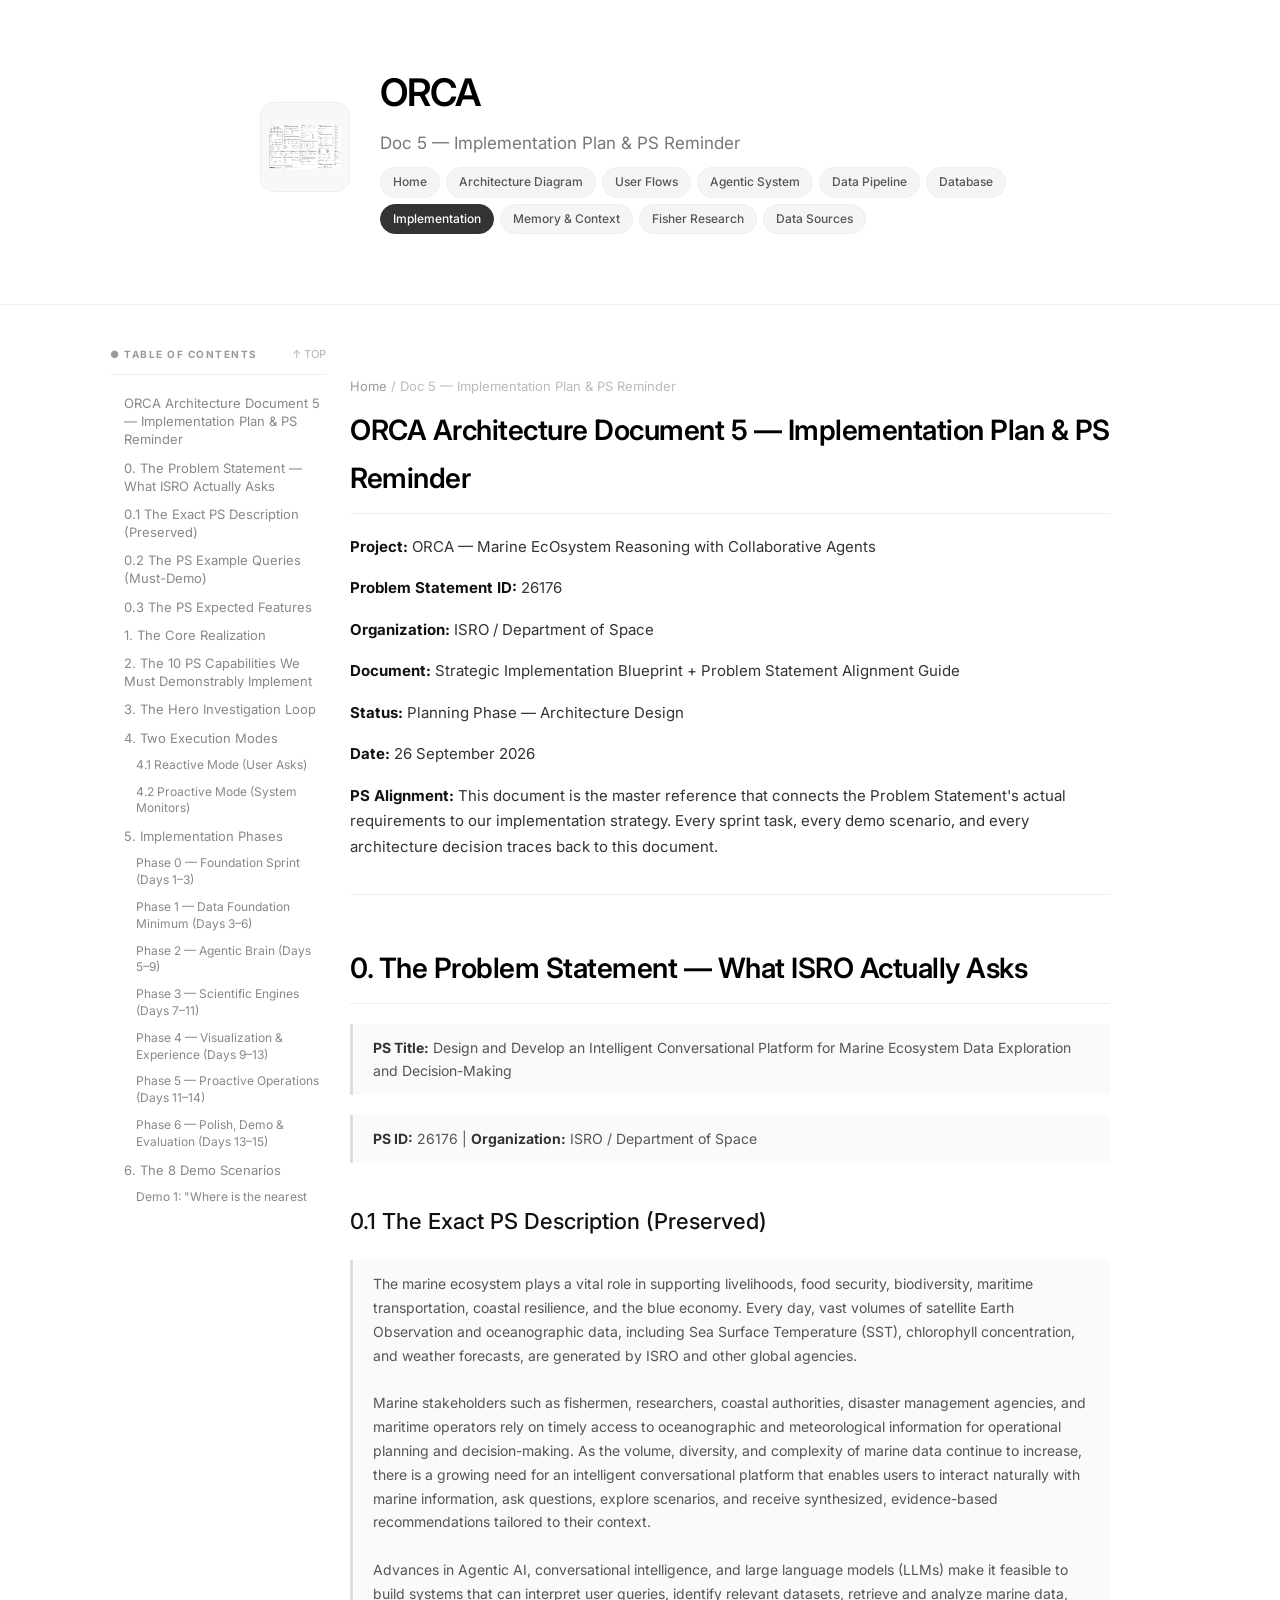
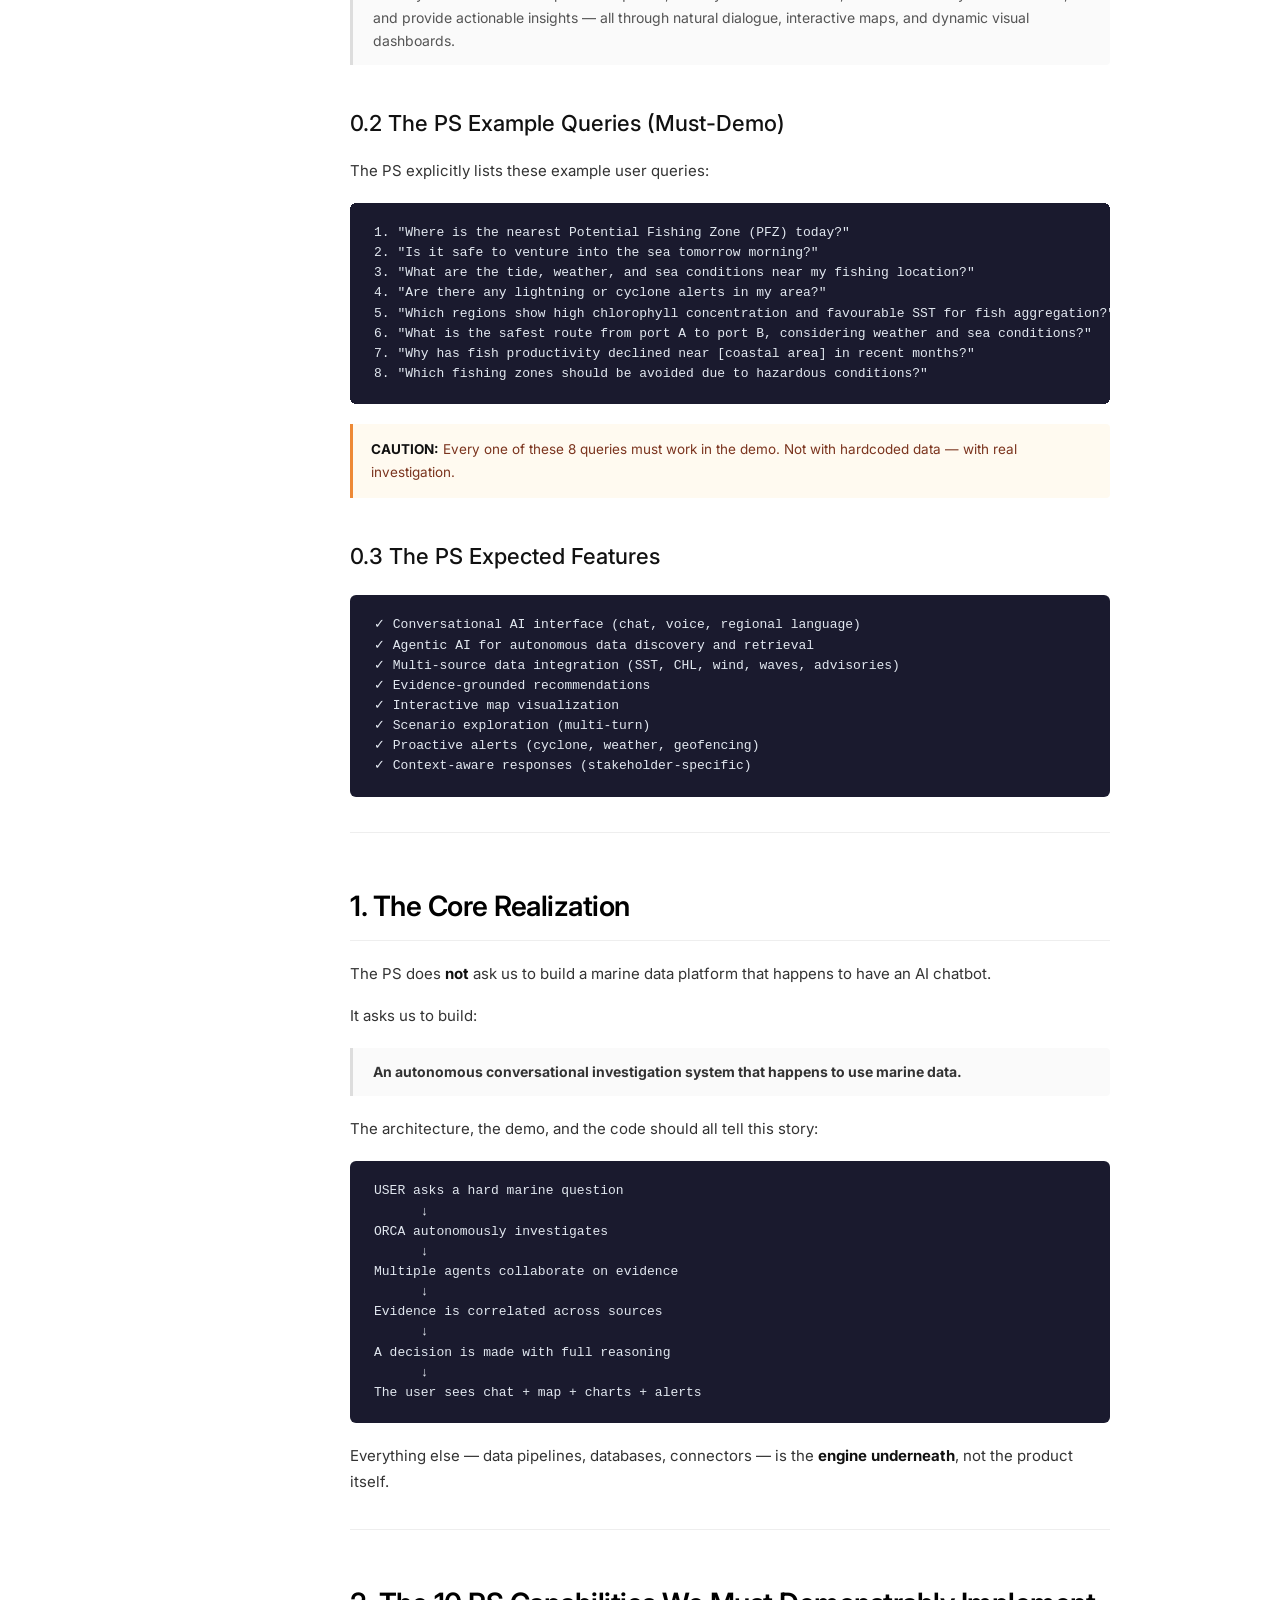
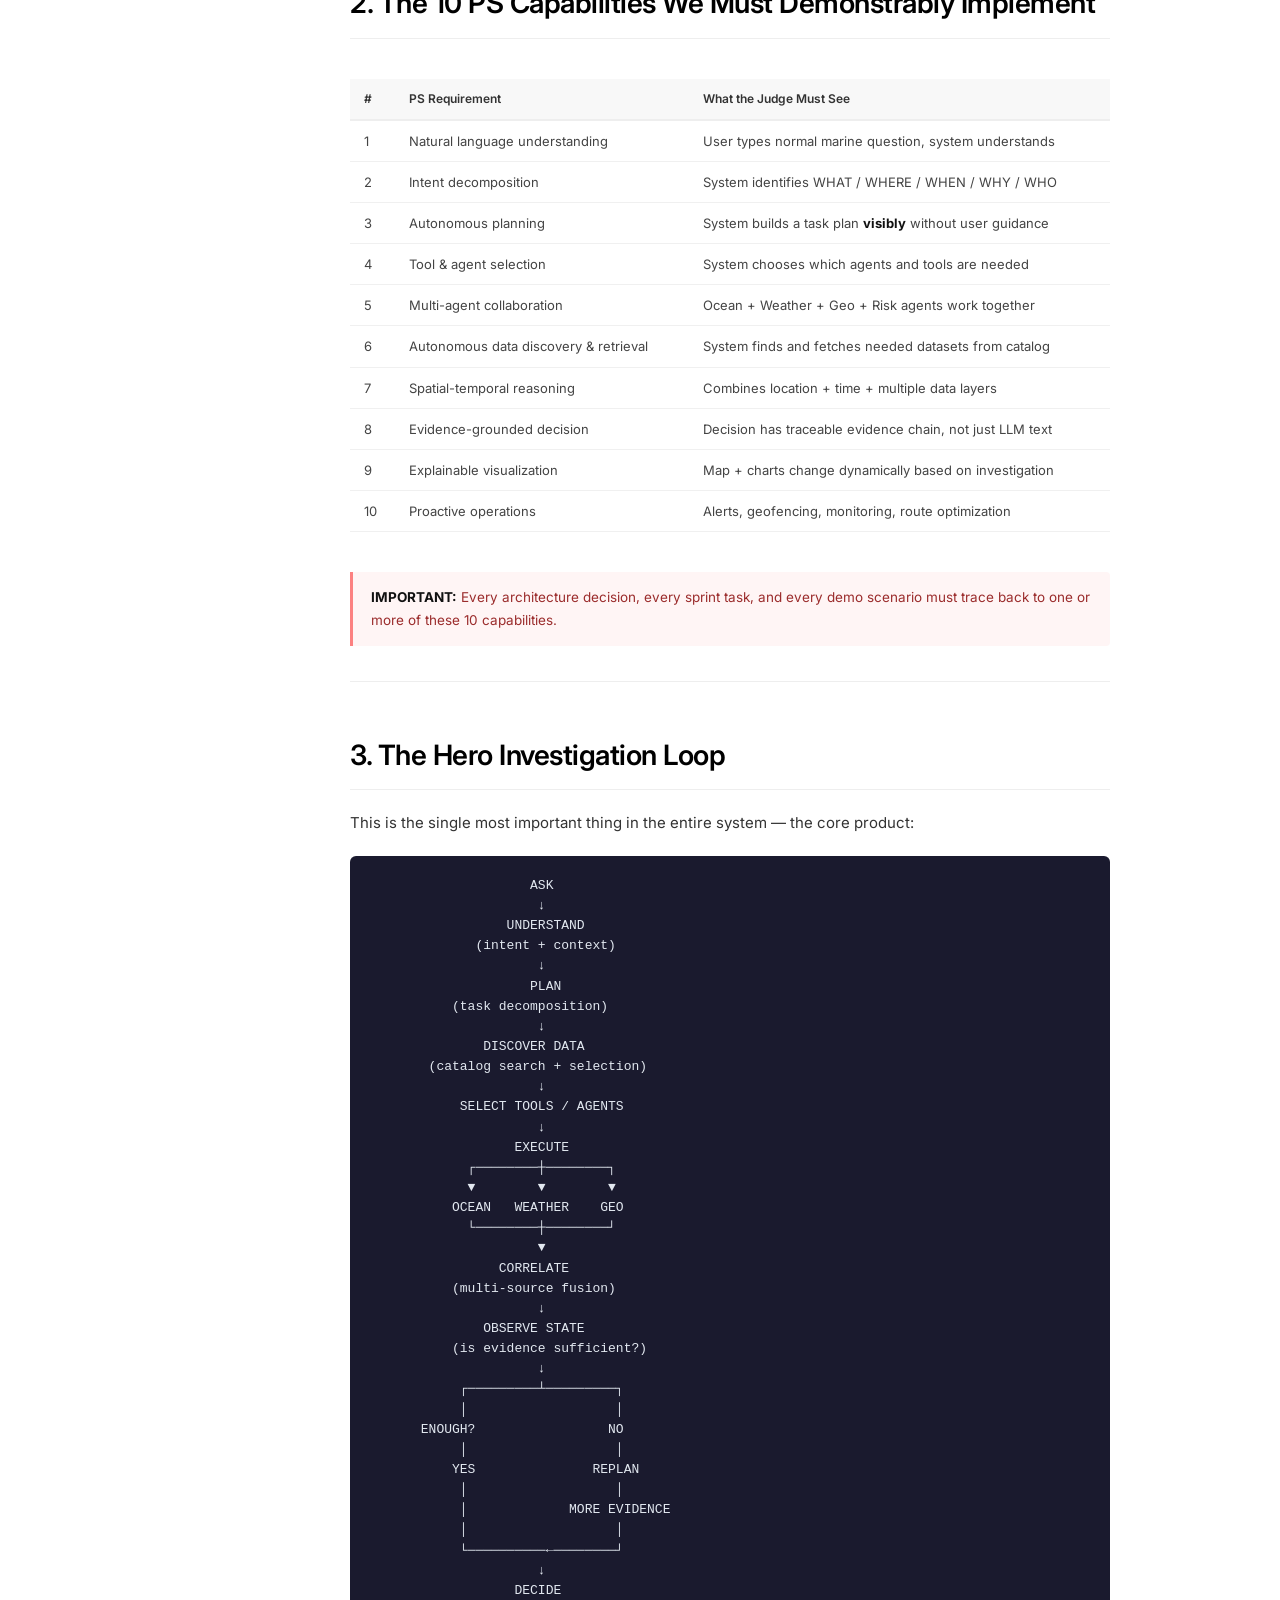
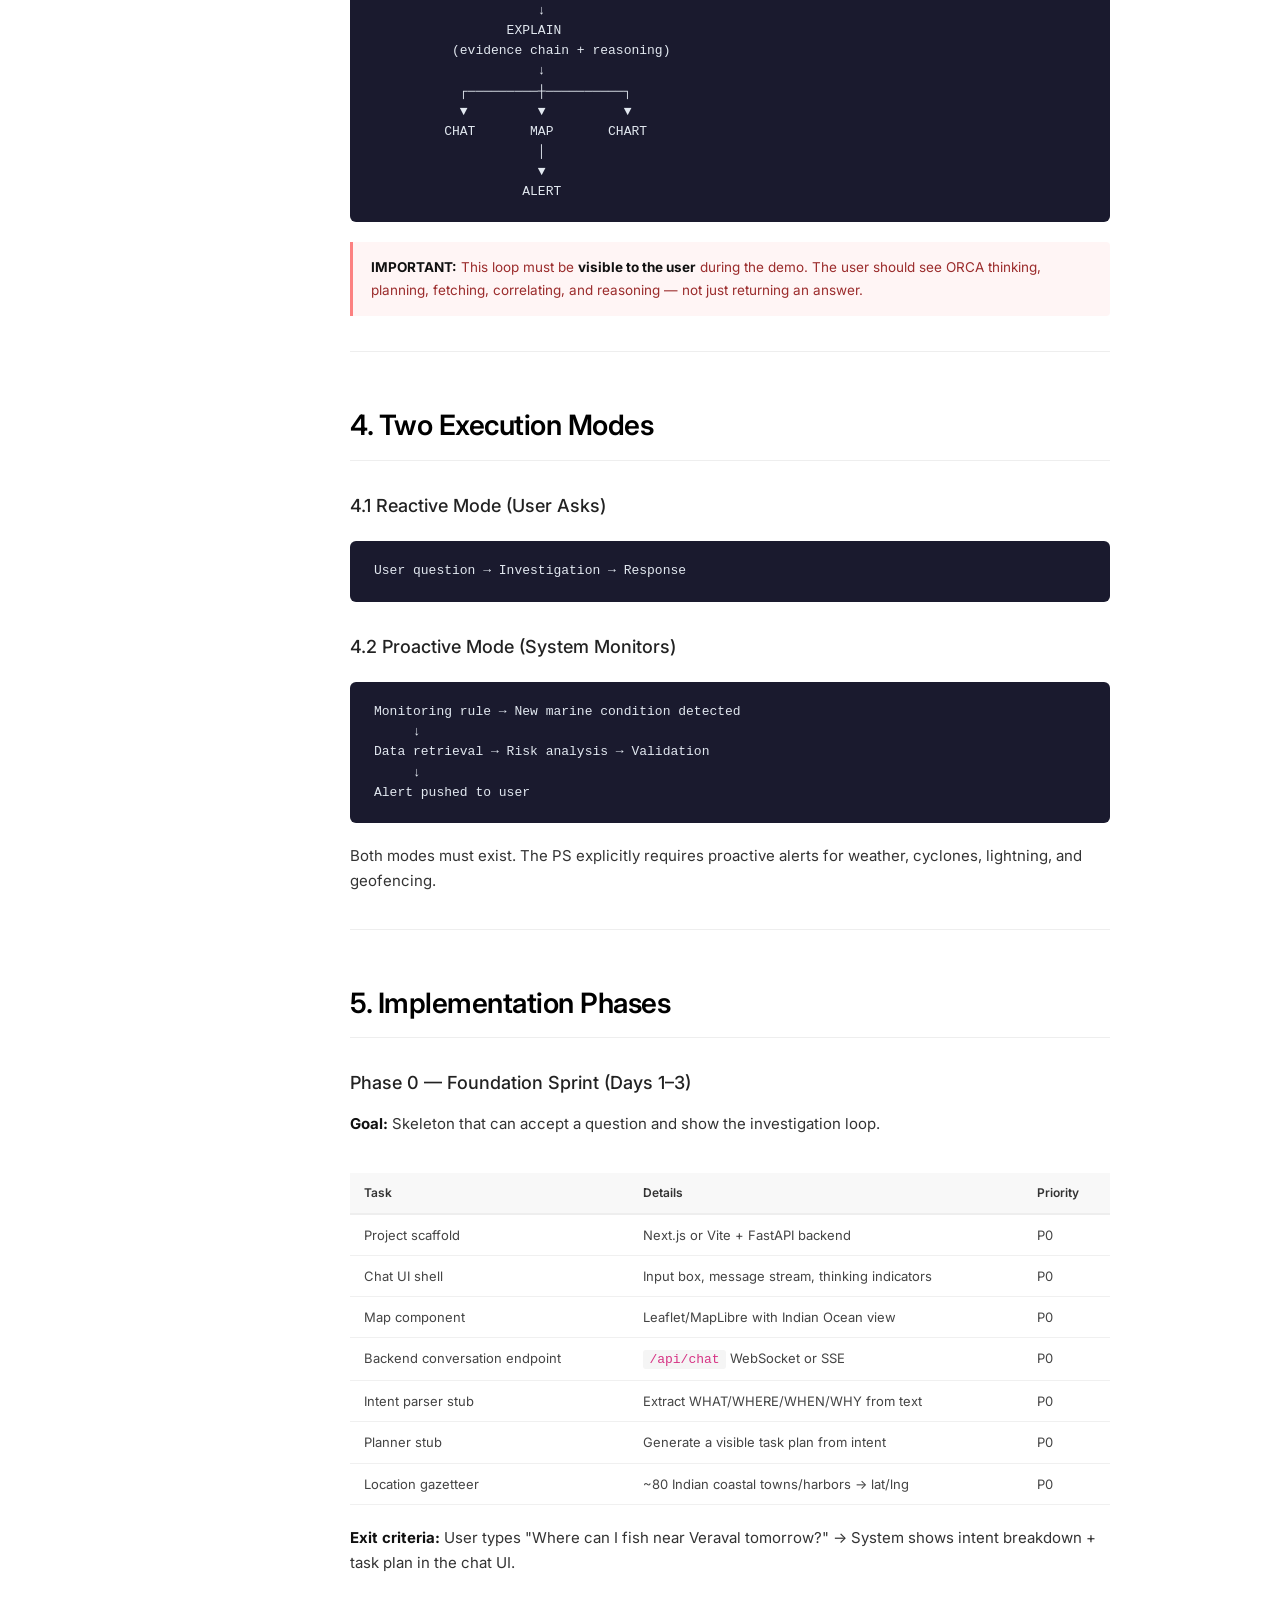
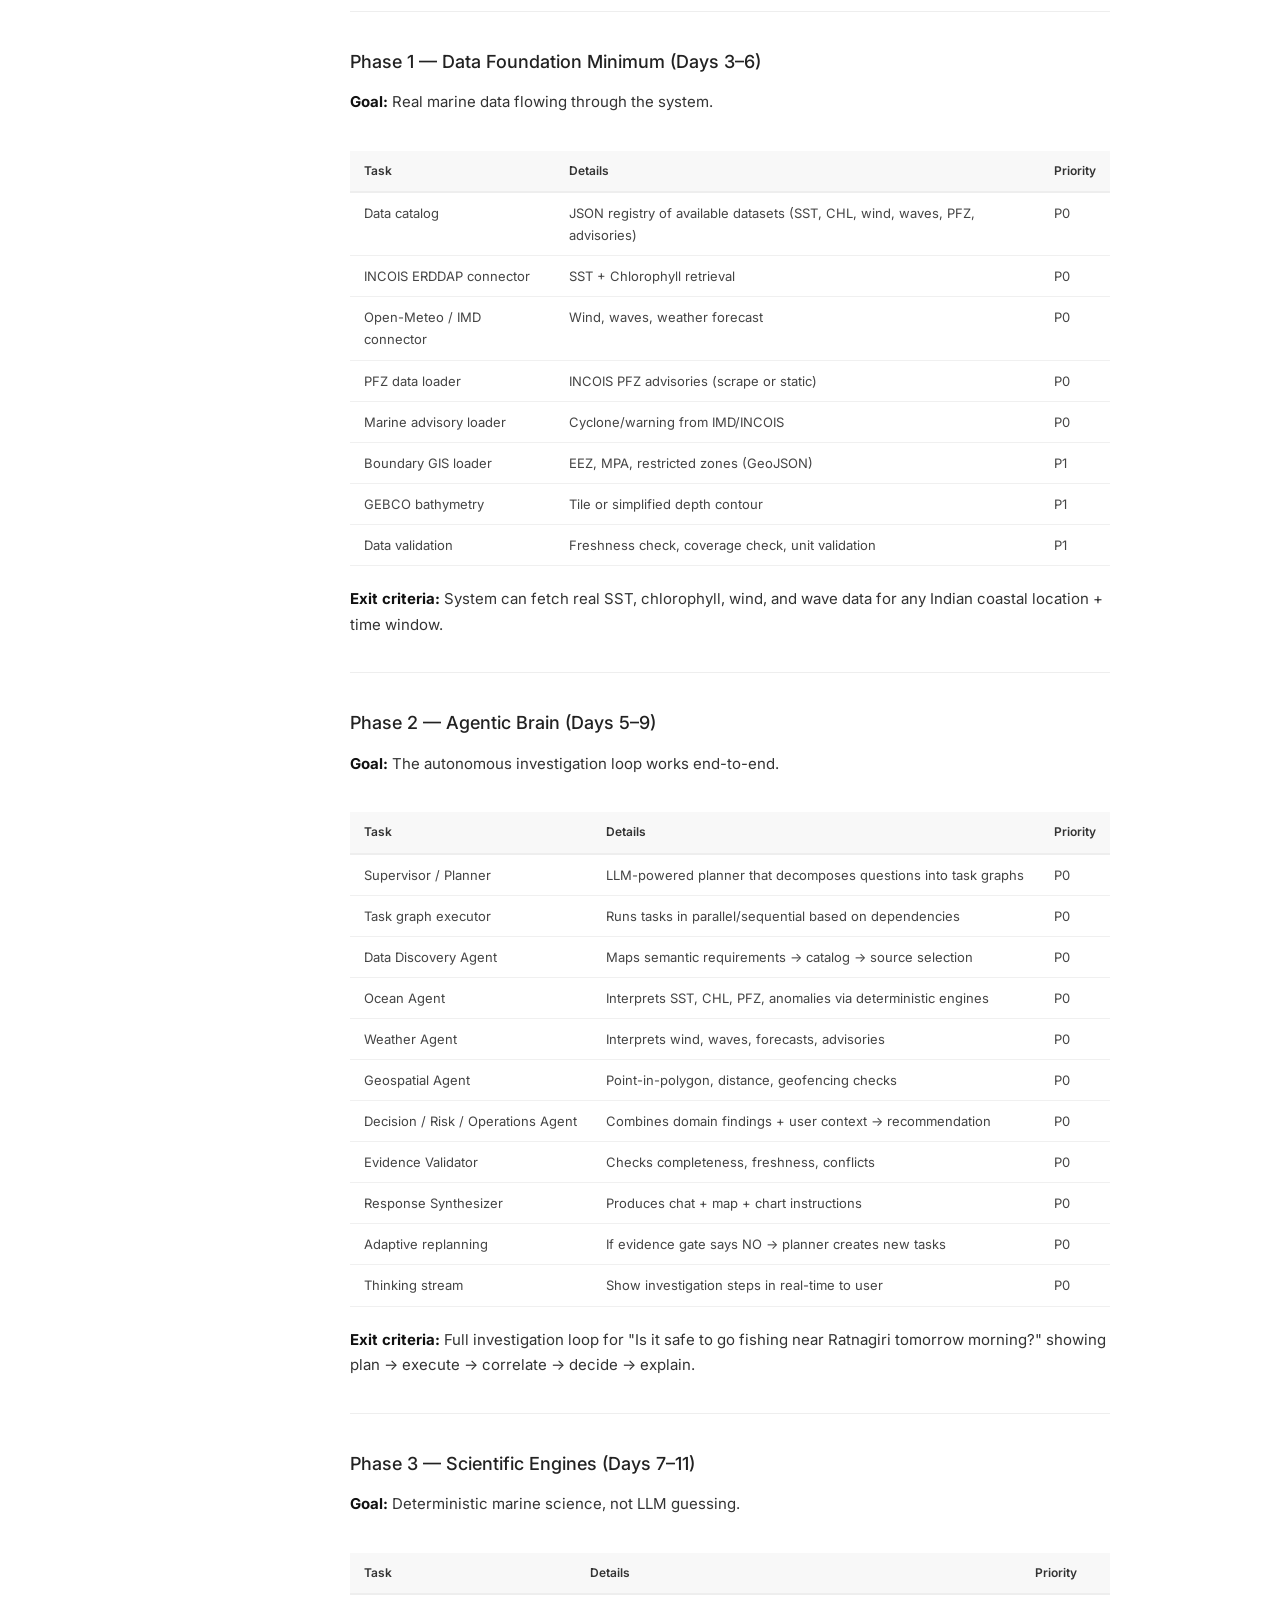
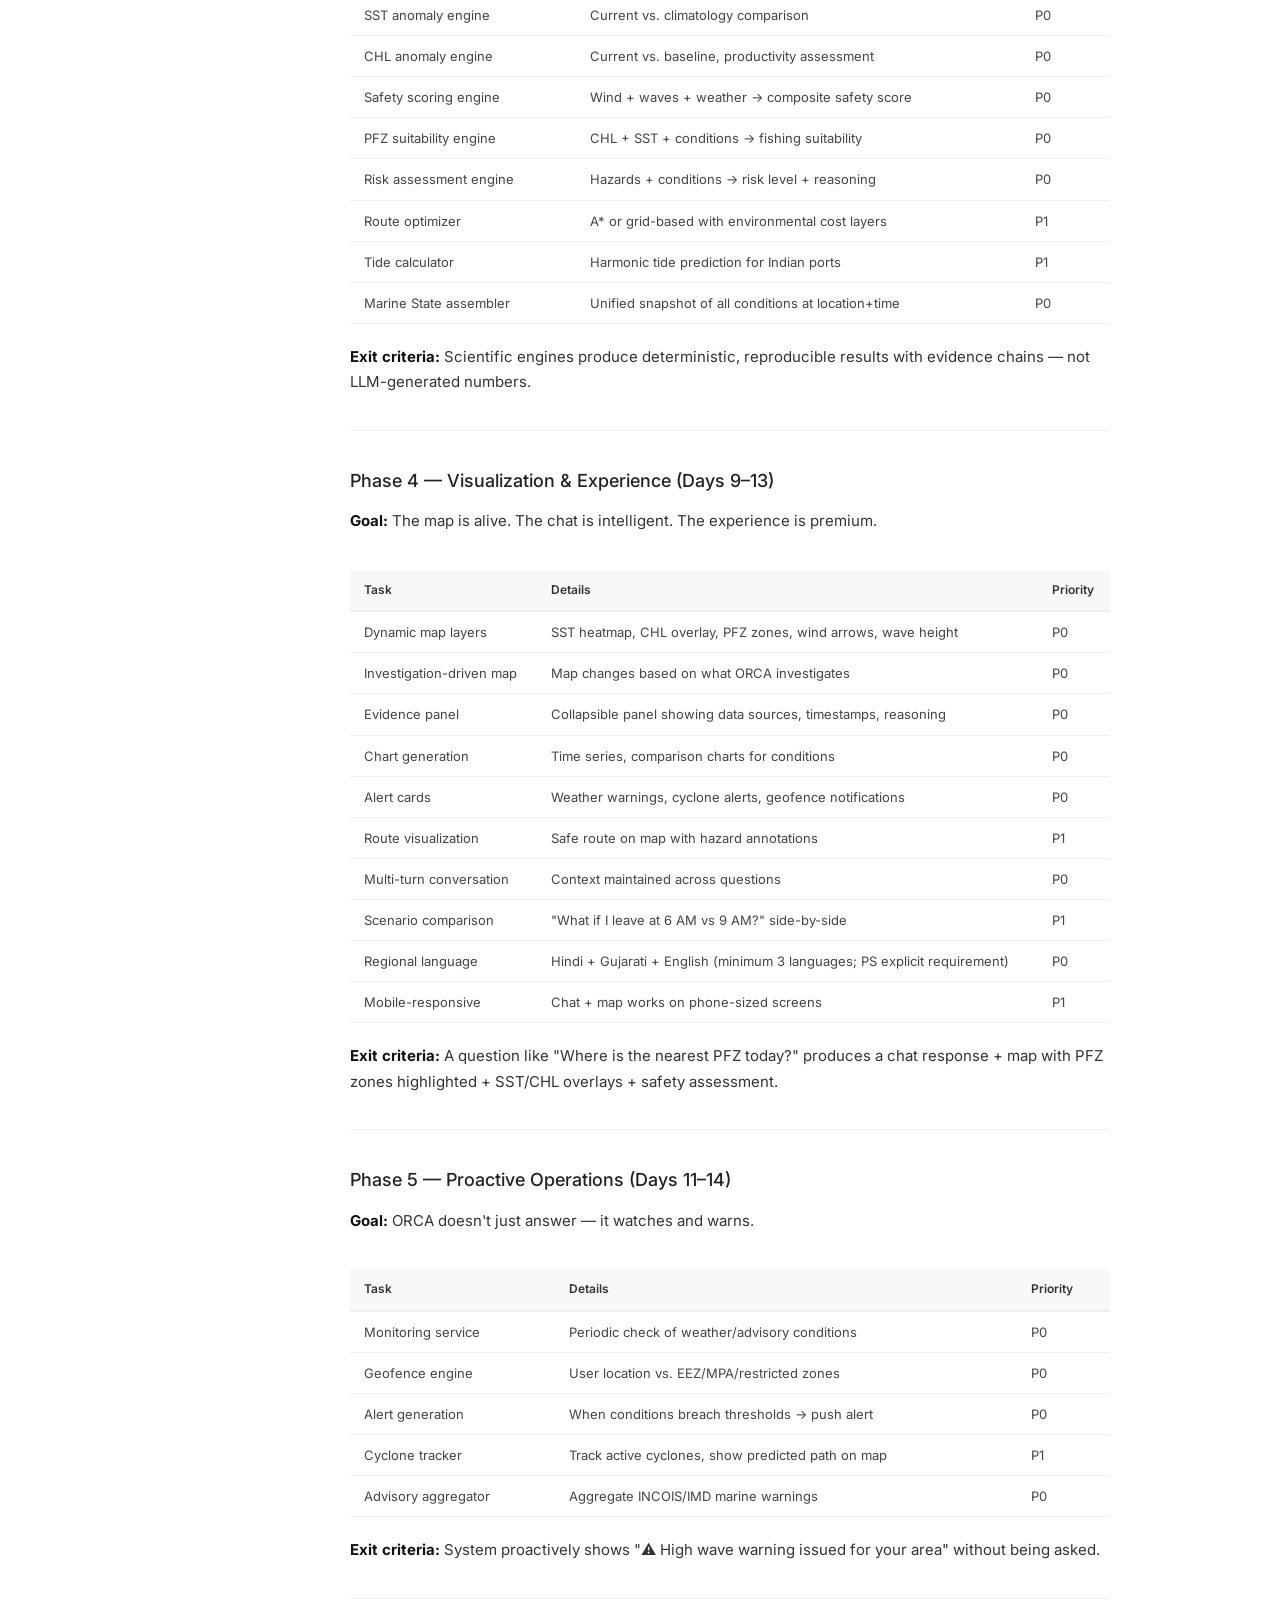
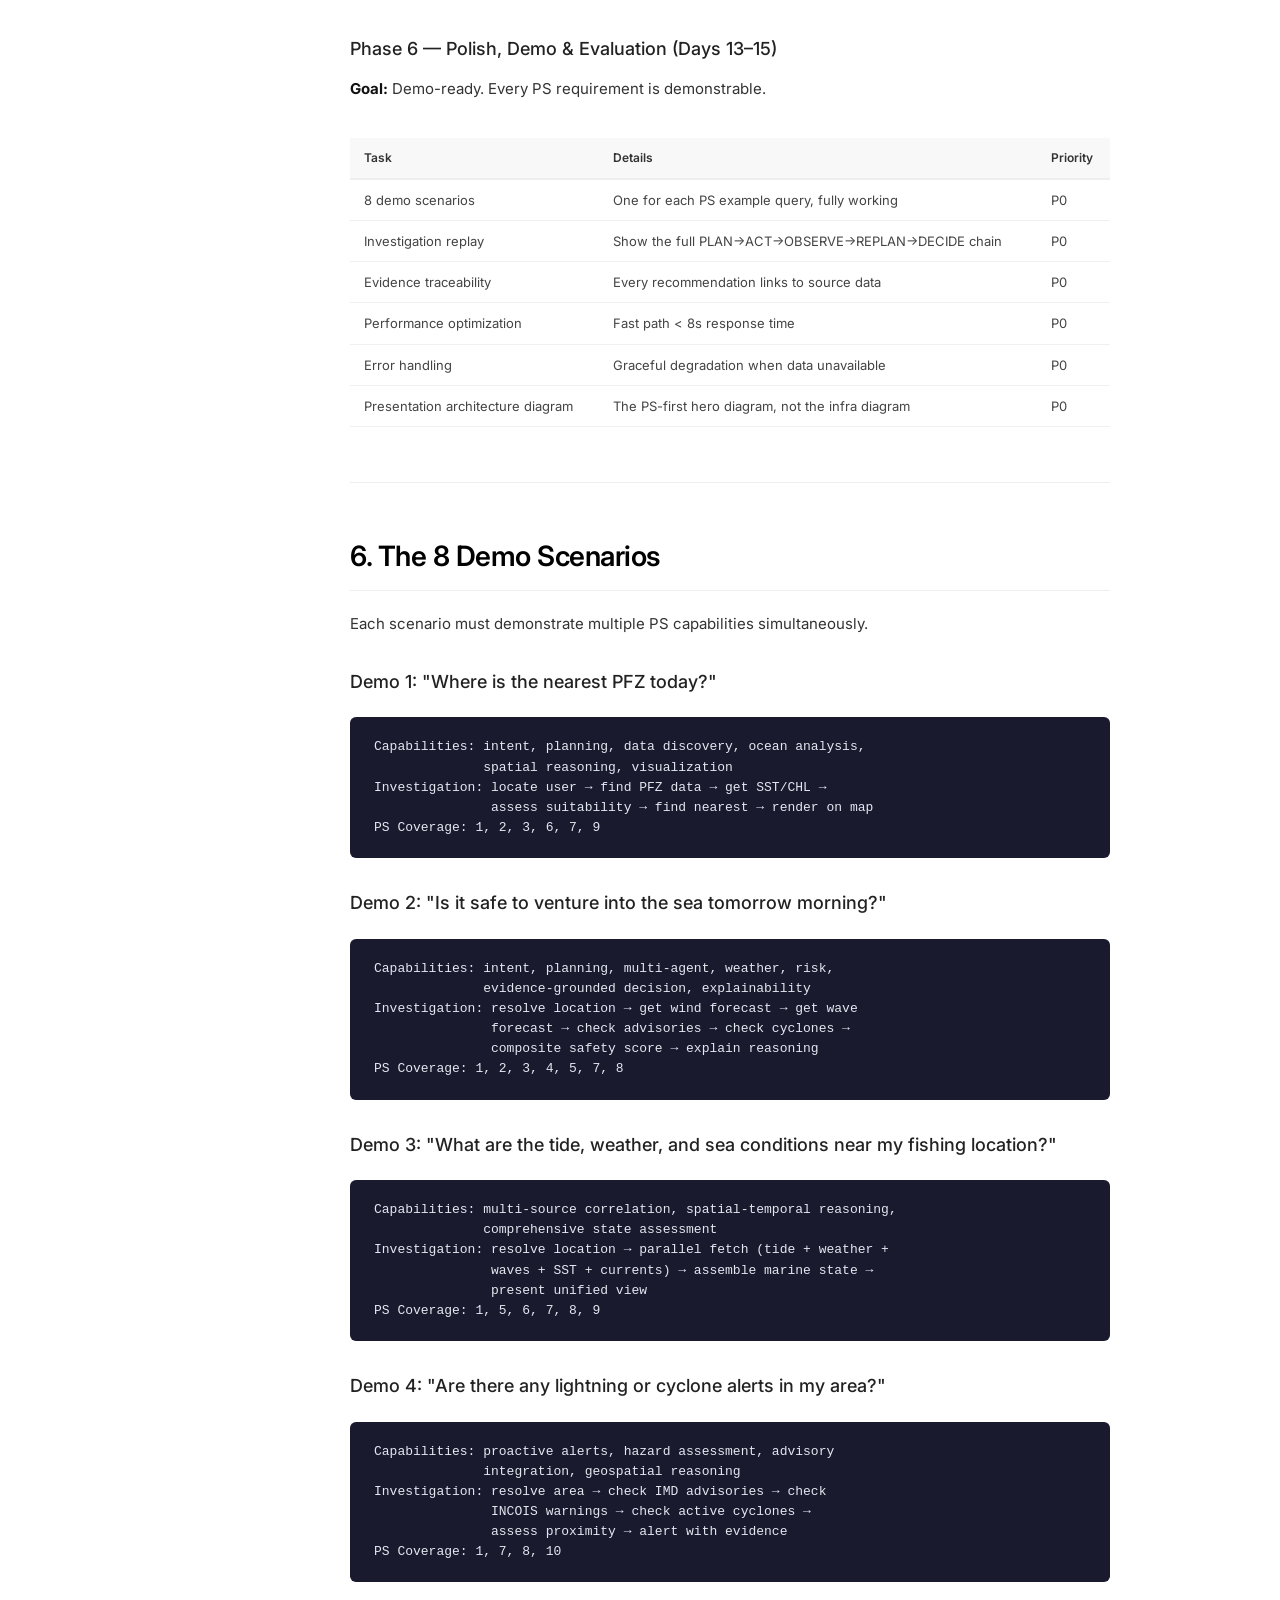
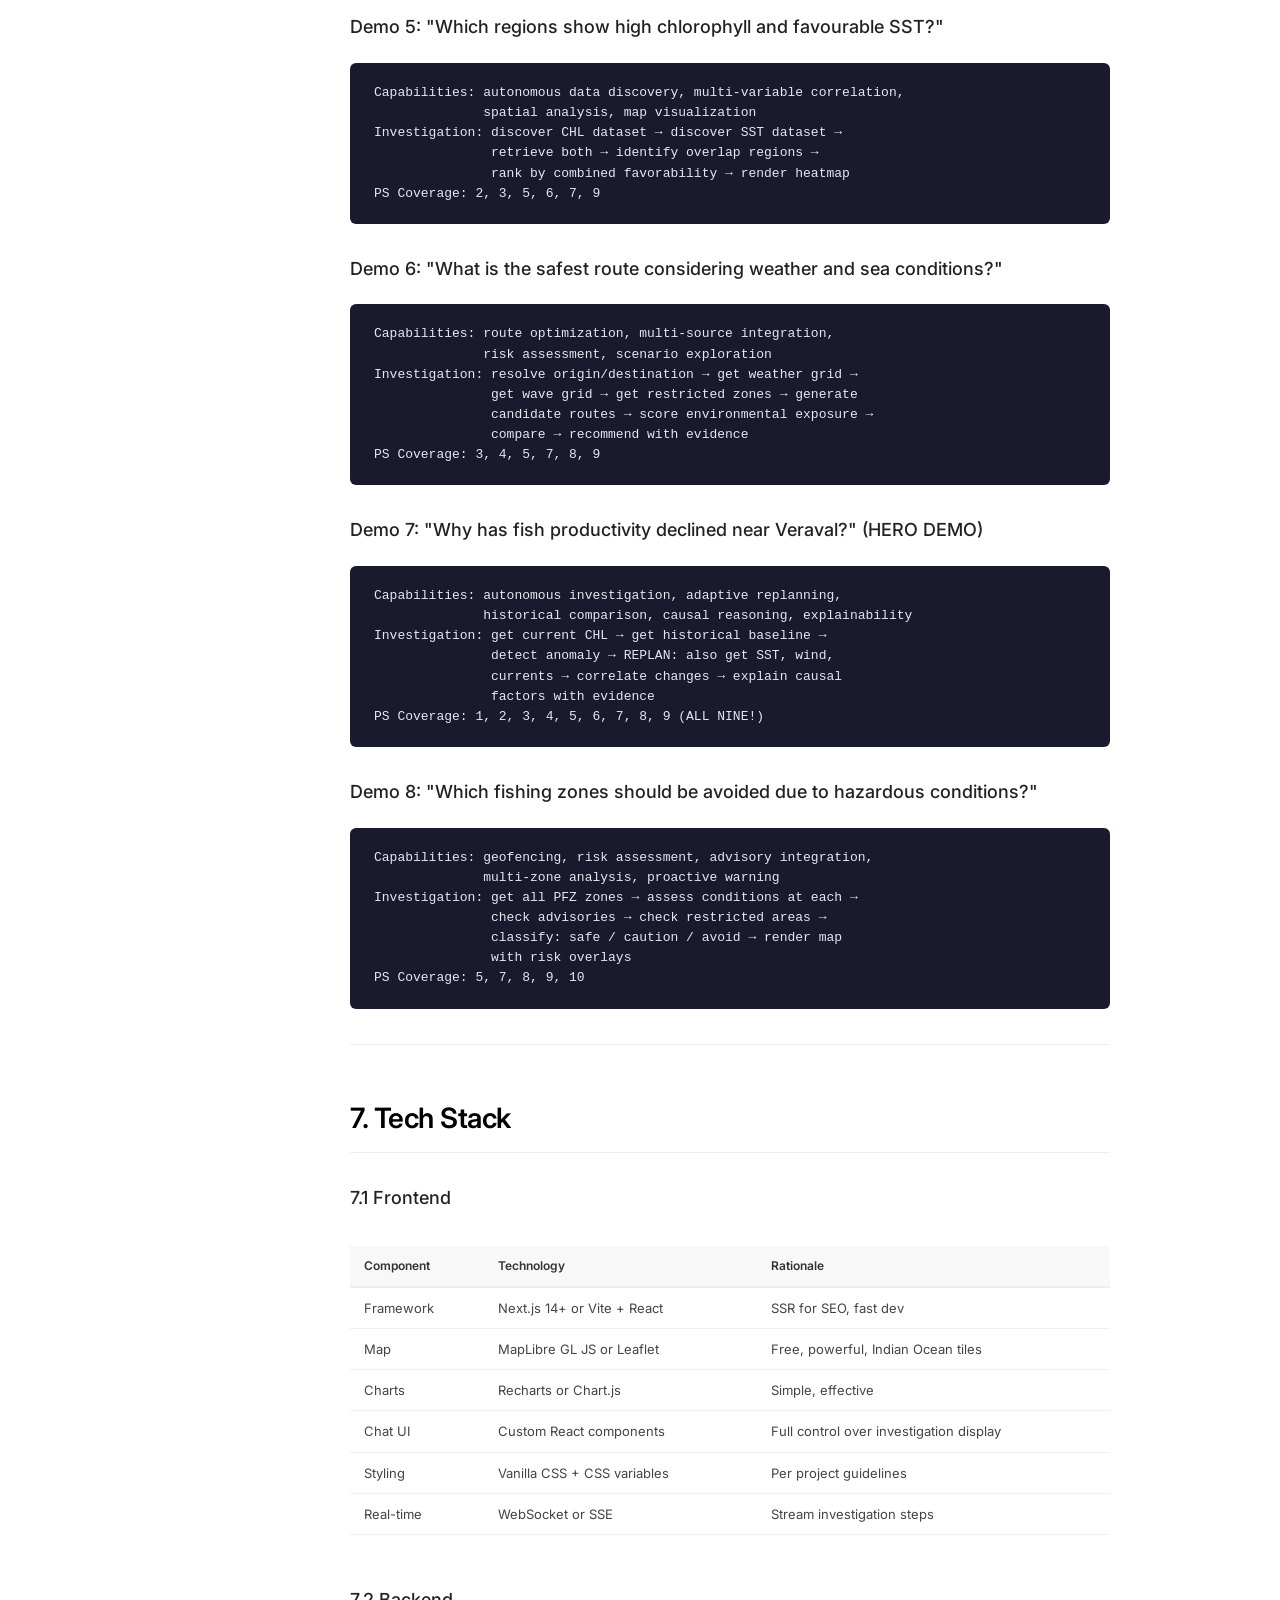
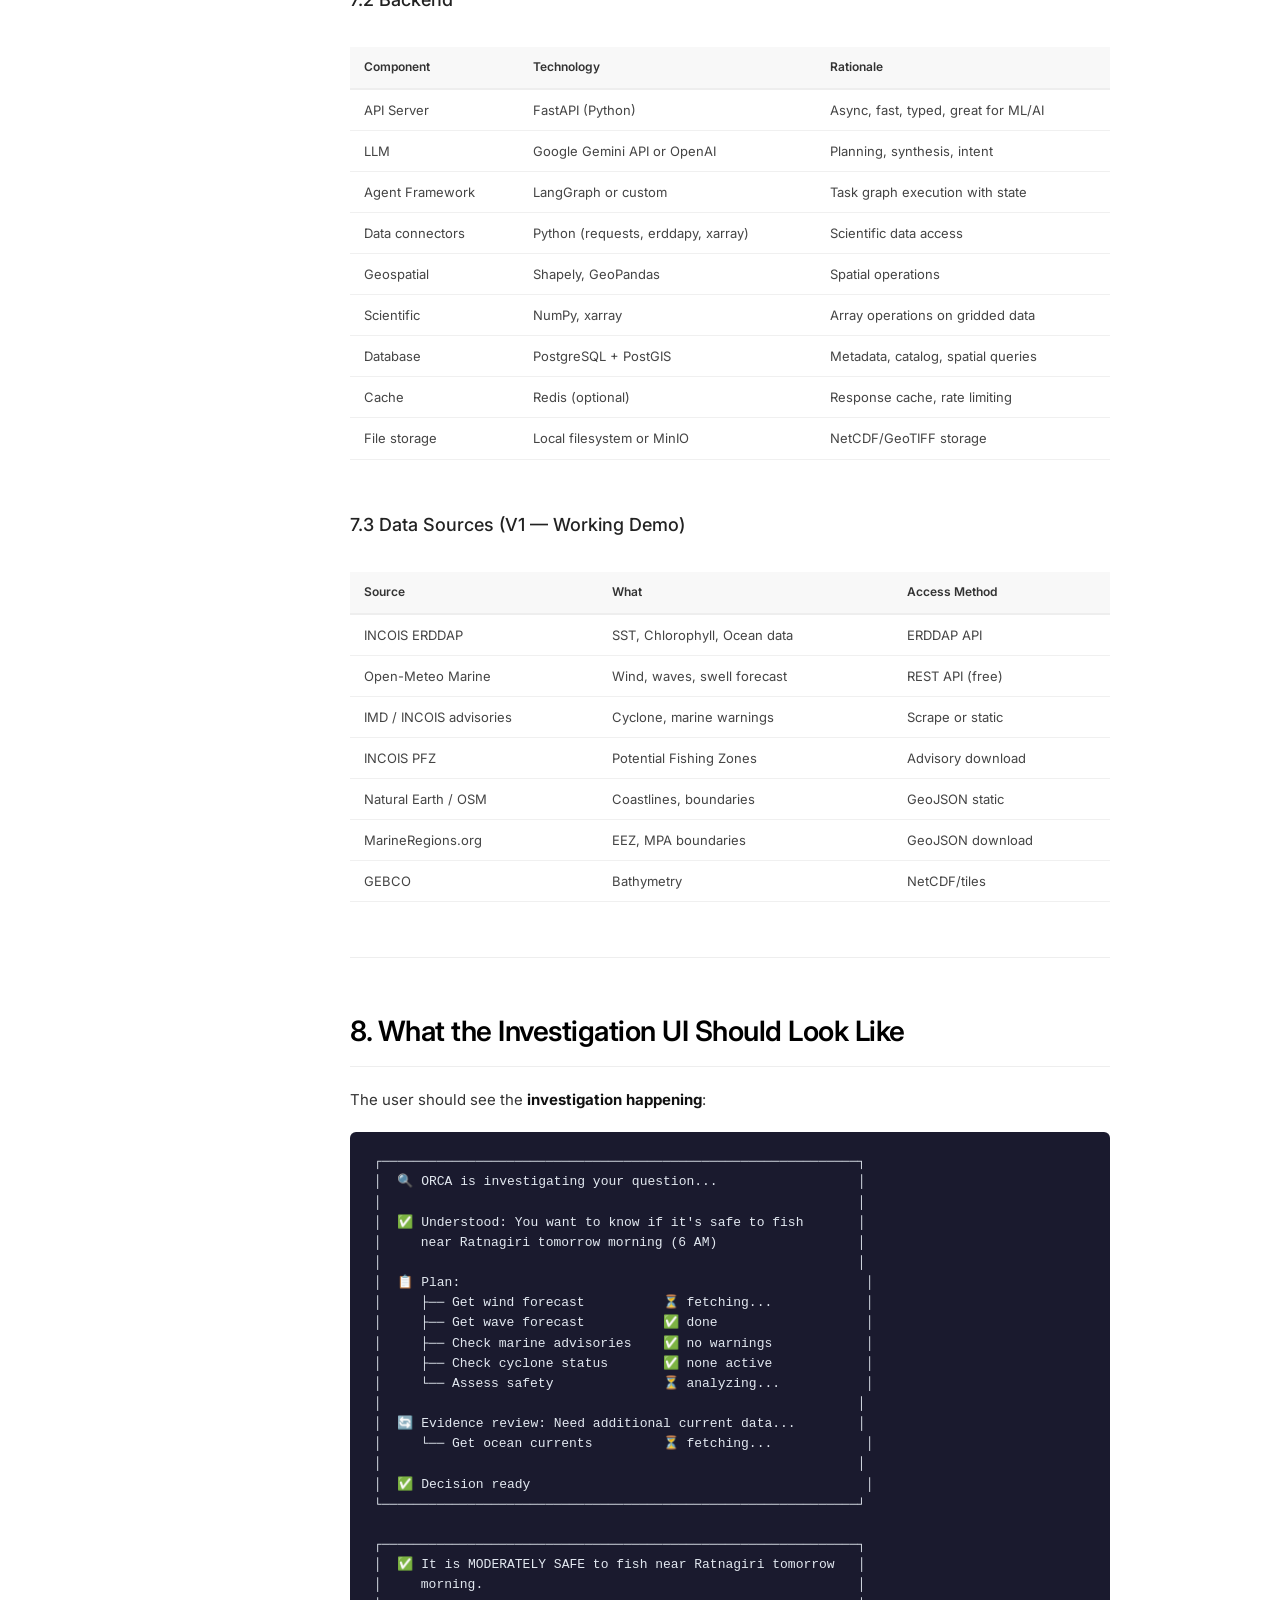
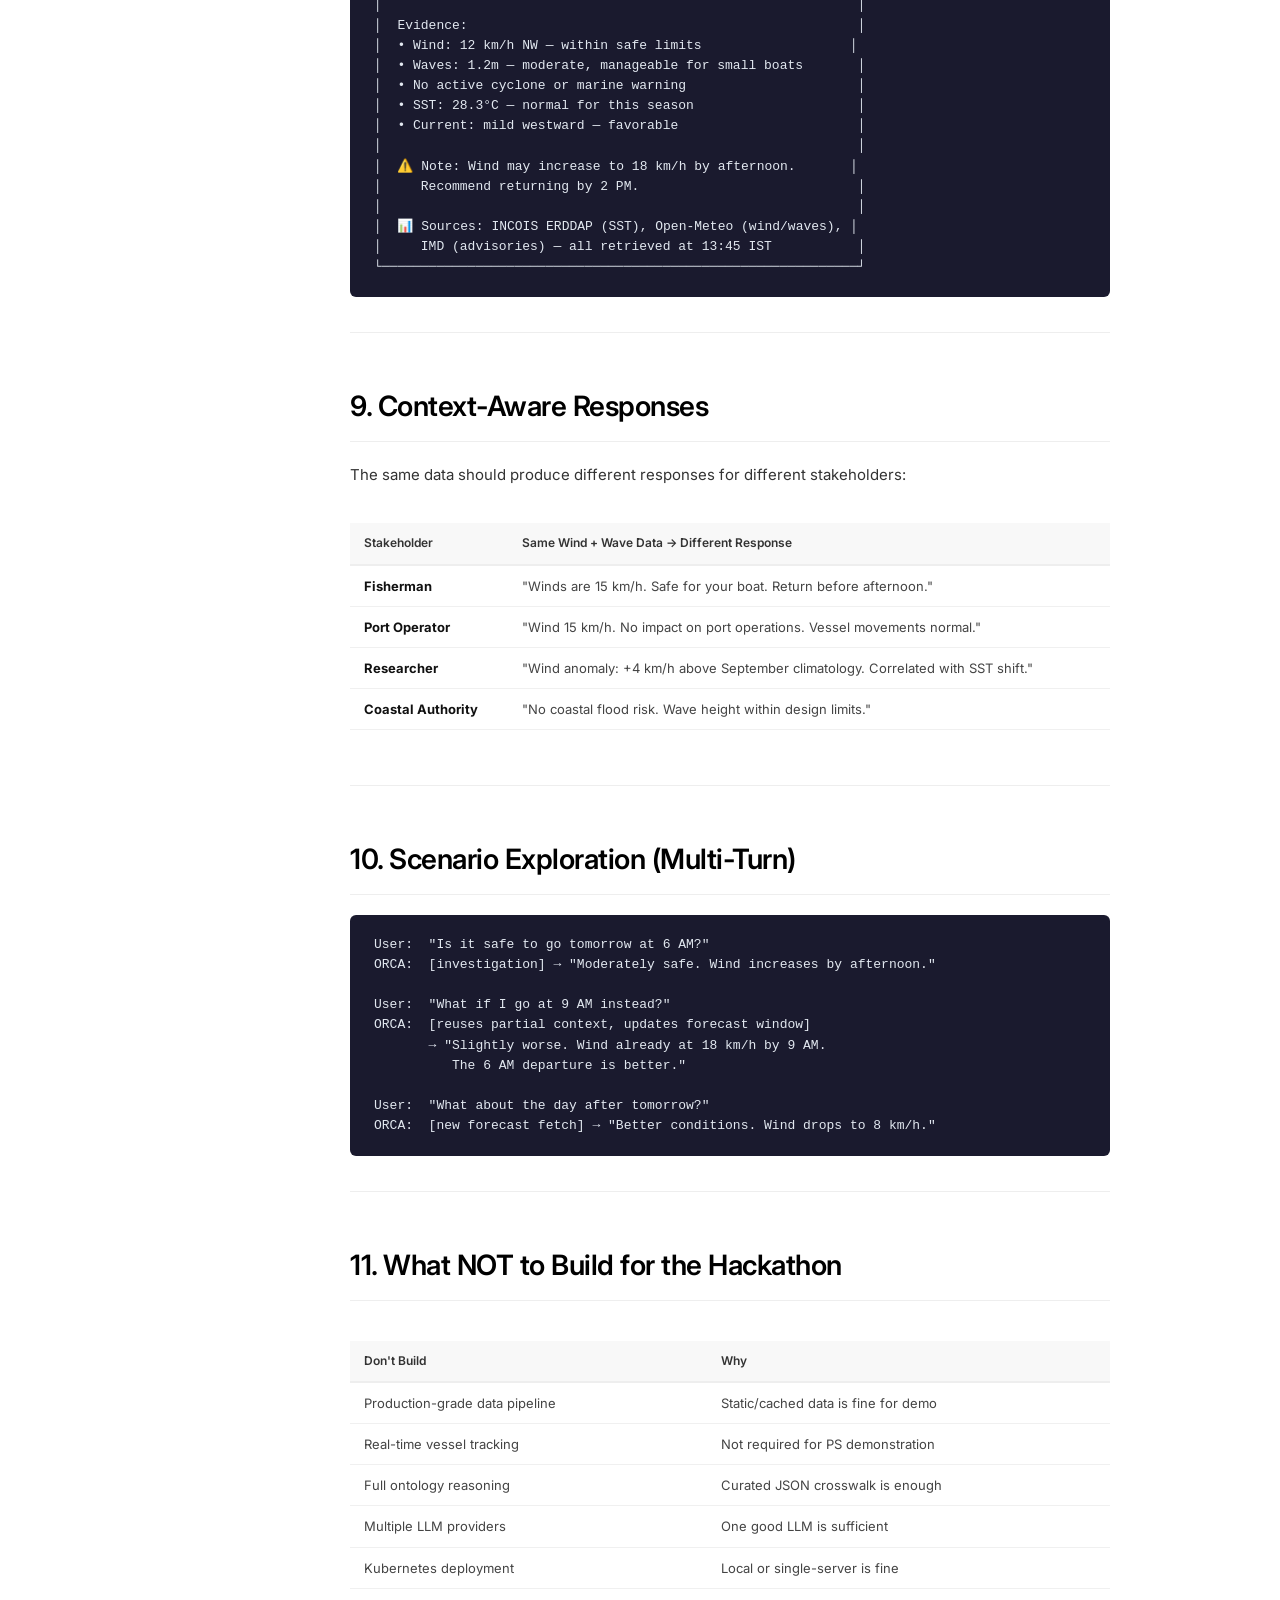
<file: doc5.html>
<!DOCTYPE html>
<html lang="en">
<head>
<meta charset="utf-8">
<meta name="viewport" content="width=device-width, initial-scale=1, shrink-to-fit=no">
<title>Doc 5 — Implementation Plan & PS Reminder | ORCA Research Dossier</title>
<meta name="description" content="ORCA &#8212; Doc 5 — Implementation Plan & PS Reminder. Complete research and architecture documentation.">
<link rel="stylesheet" type="text/css" href="style.css">
<link href="https://fonts.googleapis.com/css2?family=Inter:wght@400;500;600;700&display=swap" rel="stylesheet">
<script src="mermaid.min.js"></script>
<script>
if (typeof mermaid === 'undefined') {
  document.write('<script src="https://cdn.jsdelivr.net/npm/mermaid@11/dist/mermaid.min.js"><\/script>');
}
</script>
</head>
<body>

<header id="dhead" class="container">
  <div class="row">
    <div id="dpic">
      <img src="ORCA_architecture.svg" class="ppic" alt="ORCA" onerror="this.style.background='#f0f0f0'" />
    </div>
    <div id="ddesc">
      <h1>ORCA</h1>
      <h2>Doc 5 — Implementation Plan & PS Reminder</h2>
      <nav class="doc-nav">
        <a href="index.html">Home</a>
<a href="architecture.html">Architecture Diagram</a>
<a href="doc1.html">User Flows</a>
<a href="doc2.html">Agentic System</a>
<a href="doc3.html">Data Pipeline</a>
<a href="doc4.html">Database</a>
<a href="doc5.html" class="active">Implementation</a>
<a href="doc6.html">Memory & Context</a>
<a href="fisher.html">Fisher Research</a>
<a href="data-sources.html">Data Sources</a>

      </nav>
    </div>
  </div>
</header>

<hr>

<div class="page-with-toc">
  <!-- Sidebar TOC -->
  <aside class="toc-sidebar">
    <div class="toc-sticky">
      <div class="toc-header">
        <span class="toc-label">&#9679; Table of Contents</span>
        <a class="toc-top-link" onclick="window.scrollTo({top:0,behavior:'smooth'})">&#8593; TOP</a>
      </div>
      <ul class="toc-list" id="tocList">
        <li><a href="#section-1" data-target="section-1">ORCA Architecture Document 5 — Implementation Plan & PS Reminder</a></li>
<li><a href="#section-2" data-target="section-2">0. The Problem Statement — What ISRO Actually Asks</a></li>
<li><a href="#section-3" data-target="section-3">0.1 The Exact PS Description (Preserved)</a></li>
<li><a href="#section-4" data-target="section-4">0.2 The PS Example Queries (Must-Demo)</a></li>
<li><a href="#section-5" data-target="section-5">0.3 The PS Expected Features</a></li>
<li><a href="#section-6" data-target="section-6">1. The Core Realization</a></li>
<li><a href="#section-7" data-target="section-7">2. The 10 PS Capabilities We Must Demonstrably Implement</a></li>
<li><a href="#section-8" data-target="section-8">3. The Hero Investigation Loop</a></li>
<li><a href="#section-9" data-target="section-9">4. Two Execution Modes</a></li>
<li><a href="#section-10" class="toc-h3" data-target="section-10">4.1 Reactive Mode (User Asks)</a></li>
<li><a href="#section-11" class="toc-h3" data-target="section-11">4.2 Proactive Mode (System Monitors)</a></li>
<li><a href="#section-12" data-target="section-12">5. Implementation Phases</a></li>
<li><a href="#section-13" class="toc-h3" data-target="section-13">Phase 0 — Foundation Sprint (Days 1–3)</a></li>
<li><a href="#section-14" class="toc-h3" data-target="section-14">Phase 1 — Data Foundation Minimum (Days 3–6)</a></li>
<li><a href="#section-15" class="toc-h3" data-target="section-15">Phase 2 — Agentic Brain (Days 5–9)</a></li>
<li><a href="#section-16" class="toc-h3" data-target="section-16">Phase 3 — Scientific Engines (Days 7–11)</a></li>
<li><a href="#section-17" class="toc-h3" data-target="section-17">Phase 4 — Visualization & Experience (Days 9–13)</a></li>
<li><a href="#section-18" class="toc-h3" data-target="section-18">Phase 5 — Proactive Operations (Days 11–14)</a></li>
<li><a href="#section-19" class="toc-h3" data-target="section-19">Phase 6 — Polish, Demo & Evaluation (Days 13–15)</a></li>
<li><a href="#section-20" data-target="section-20">6. The 8 Demo Scenarios</a></li>
<li><a href="#section-21" class="toc-h3" data-target="section-21">Demo 1: "Where is the nearest PFZ today?"</a></li>
<li><a href="#section-22" class="toc-h3" data-target="section-22">Demo 2: "Is it safe to venture into the sea tomorrow morning?"</a></li>
<li><a href="#section-23" class="toc-h3" data-target="section-23">Demo 3: "What are the tide, weather, and sea conditions near my fishing locat...</a></li>
<li><a href="#section-24" class="toc-h3" data-target="section-24">Demo 4: "Are there any lightning or cyclone alerts in my area?"</a></li>
<li><a href="#section-25" class="toc-h3" data-target="section-25">Demo 5: "Which regions show high chlorophyll and favourable SST?"</a></li>
<li><a href="#section-26" class="toc-h3" data-target="section-26">Demo 6: "What is the safest route considering weather and sea conditions?"</a></li>
<li><a href="#section-27" class="toc-h3" data-target="section-27">Demo 7: "Why has fish productivity declined near Veraval?" (HERO DEMO)</a></li>
<li><a href="#section-28" class="toc-h3" data-target="section-28">Demo 8: "Which fishing zones should be avoided due to hazardous conditions?"</a></li>
<li><a href="#section-29" data-target="section-29">7. Tech Stack</a></li>
<li><a href="#section-30" class="toc-h3" data-target="section-30">7.1 Frontend</a></li>
<li><a href="#section-31" class="toc-h3" data-target="section-31">7.2 Backend</a></li>
<li><a href="#section-32" class="toc-h3" data-target="section-32">7.3 Data Sources (V1 — Working Demo)</a></li>
<li><a href="#section-33" data-target="section-33">8. What the Investigation UI Should Look Like</a></li>
<li><a href="#section-34" data-target="section-34">9. Context-Aware Responses</a></li>
<li><a href="#section-35" data-target="section-35">10. Scenario Exploration (Multi-Turn)</a></li>
<li><a href="#section-36" data-target="section-36">11. What NOT to Build for the Hackathon</a></li>
<li><a href="#section-37" data-target="section-37">12. Sprint Calendar (15-Day Hackathon)</a></li>
<li><a href="#section-38" data-target="section-38">13. File Structure</a></li>
<li><a href="#section-39" data-target="section-39">14. Architecture Slide Strategy</a></li>
<li><a href="#section-40" class="toc-h3" data-target="section-40">Slide 1: The Problem</a></li>
<li><a href="#section-41" class="toc-h3" data-target="section-41">Slide 2: The Hero Loop</a></li>
<li><a href="#section-42" class="toc-h3" data-target="section-42">Slide 3: Multi-Agent Task Graph</a></li>
<li><a href="#section-43" class="toc-h3" data-target="section-43">Slide 4: Multi-Source Correlation</a></li>
<li><a href="#section-44" class="toc-h3" data-target="section-44">Slide 5: Live Demo</a></li>
<li><a href="#section-45" class="toc-h3" data-target="section-45">Slide 6: The Full Stack</a></li>
<li><a href="#section-46" data-target="section-46">15. Success Criteria</a></li>
<li><a href="#section-47" data-target="section-47">16. Cross-Document Traceability</a></li>
<li><a href="#section-48" data-target="section-48">17. PS Capability → Architecture Document Matrix</a></li>
<li><a href="#section-49" data-target="section-49">18. Reminder — What Judges Will Evaluate</a></li>
<li><a href="#section-50" data-target="section-50">19. Immediate Next Steps</a></li>
<li><a href="#section-51" data-target="section-51">20. Mock Mode and Golden Datasets (Phase 0 Requirement)</a></li>
<li><a href="#section-52" class="toc-h3" data-target="section-52">LIVE vs MOCK Mode</a></li>
<li><a href="#section-53" class="toc-h3" data-target="section-53">Golden Datasets</a></li>
<li><a href="#section-54" class="toc-h3" data-target="section-54">Why This Matters</a></li>
<li><a href="#section-55" data-target="section-55">21. Phase 2.5 -- Adaptive Intelligence (Days 7-9)</a></li>
<li><a href="#section-56" data-target="section-56">22. Phase 3.5 -- Decision Intelligence (Days 10-12)</a></li>
<li><a href="#section-57" data-target="section-57">23. Updated Sprint Calendar (with new phases)</a></li>
<li><a href="#section-58" data-target="section-58">24. Updated File Structure (with new components)</a></li>
<li><a href="#section-59" data-target="section-59">25. Scientific Language Contract</a></li>
<li><a href="#section-60" class="toc-h3" data-target="section-60">Safety Wording</a></li>
<li><a href="#section-61" class="toc-h3" data-target="section-61">Causal Wording</a></li>
<li><a href="#section-62" class="toc-h3" data-target="section-62">PFZ Wording</a></li>
<li><a href="#section-63" class="toc-h3" data-target="section-63">Forecast Wording</a></li>
<li><a href="#section-64" class="toc-h3" data-target="section-64">Route Wording</a></li>
<li><a href="#section-65" class="toc-h3" data-target="section-65">HAB Wording</a></li>
<li><a href="#section-66" data-target="section-66">26. MOSDAC Engineering Constraints</a></li>
<li><a href="#section-67" data-target="section-67">27. Evaluation Framework (from Deep Research)</a></li>
<li><a href="#section-68" class="toc-h3" data-target="section-68">Event Intelligence Metrics</a></li>
<li><a href="#section-69" class="toc-h3" data-target="section-69">Decision Trade-off Metrics</a></li>
<li><a href="#section-70" class="toc-h3" data-target="section-70">4D Marine State Metrics</a></li>
<li><a href="#section-71" class="toc-h3" data-target="section-71">Scientific Wording Metrics</a></li>
<li><a href="#section-72" class="toc-h3" data-target="section-72">Investigation Activity UI Metrics</a></li>
<li><a href="#section-73" data-target="section-73">28. V2 Roadmap (Future Capabilities)</a></li>
<li><a href="#section-74" data-target="section-74">29. Companion Research Documents Reference</a></li>
<li><a href="#section-75" data-target="section-75">30. Regional Language Architecture (PS Requirement — P0)</a></li>
<li><a href="#section-76" class="toc-h3" data-target="section-76">Language Flow Through Memory</a></li>
<li><a href="#section-77" class="toc-h3" data-target="section-77">V1 Demo Languages (minimum)</a></li>
<li><a href="#section-78" class="toc-h3" data-target="section-78">Implementation</a></li>
<li><a href="#section-79" class="toc-h3" data-target="section-79">Demo Script</a></li>
      </ul>
    </div>
  </aside>

  <!-- Main content -->
  <div class="toc-content">
    <div class="breadcrumb"><a href="index.html">Home</a> / Doc 5 — Implementation Plan & PS Reminder</div>

    <div class="md-content">
<h1 id="section-1">ORCA Architecture Document 5 — Implementation Plan & PS Reminder</h1>

<p><strong>Project:</strong> ORCA — Marine EcOsystem Reasoning with Collaborative Agents</p>
<p><strong>Problem Statement ID:</strong> 26176</p>
<p><strong>Organization:</strong> ISRO / Department of Space</p>
<p><strong>Document:</strong> Strategic Implementation Blueprint + Problem Statement Alignment Guide</p>
<p><strong>Status:</strong> Planning Phase — Architecture Design</p>
<p><strong>Date:</strong> 26 September 2026</p>
<p><strong>PS Alignment:</strong> This document is the master reference that connects the Problem Statement's actual requirements to our implementation strategy. Every sprint task, every demo scenario, and every architecture decision traces back to this document.</p>

<hr>

<h1 id="section-2">0. The Problem Statement — What ISRO Actually Asks</h1>

<blockquote><strong>PS Title:</strong> Design and Develop an Intelligent Conversational Platform for Marine Ecosystem Data Exploration and Decision-Making</blockquote>

<blockquote><strong>PS ID:</strong> 26176 | <strong>Organization:</strong> ISRO / Department of Space</blockquote>

<h2 id="section-3">0.1 The Exact PS Description (Preserved)</h2>

<blockquote>The marine ecosystem plays a vital role in supporting livelihoods, food security, biodiversity, maritime transportation, coastal resilience, and the blue economy. Every day, vast volumes of satellite Earth Observation and oceanographic data, including Sea Surface Temperature (SST), chlorophyll concentration, and weather forecasts, are generated by ISRO and other global agencies.<br><br>Marine stakeholders such as fishermen, researchers, coastal authorities, disaster management agencies, and maritime operators rely on timely access to oceanographic and meteorological information for operational planning and decision-making. As the volume, diversity, and complexity of marine data continue to increase, there is a growing need for an intelligent conversational platform that enables users to interact naturally with marine information, ask questions, explore scenarios, and receive synthesized, evidence-based recommendations tailored to their context.<br><br>Advances in Agentic AI, conversational intelligence, and large language models (LLMs) make it feasible to build systems that can interpret user queries, identify relevant datasets, retrieve and analyze marine data, and provide actionable insights — all through natural dialogue, interactive maps, and dynamic visual dashboards.</blockquote>

<h2 id="section-4">0.2 The PS Example Queries (Must-Demo)</h2>

<p>The PS explicitly lists these example user queries:</p>

<pre><code class="language-text">1. &quot;Where is the nearest Potential Fishing Zone (PFZ) today?&quot;
2. &quot;Is it safe to venture into the sea tomorrow morning?&quot;
3. &quot;What are the tide, weather, and sea conditions near my fishing location?&quot;
4. &quot;Are there any lightning or cyclone alerts in my area?&quot;
5. &quot;Which regions show high chlorophyll concentration and favourable SST for fish aggregation?&quot;
6. &quot;What is the safest route from port A to port B, considering weather and sea conditions?&quot;
7. &quot;Why has fish productivity declined near [coastal area] in recent months?&quot;
8. &quot;Which fishing zones should be avoided due to hazardous conditions?&quot;</code></pre>

<div class="warning"><strong>CAUTION:</strong> Every one of these 8 queries must work in the demo. Not with hardcoded data — with real investigation.</div>

<h2 id="section-5">0.3 The PS Expected Features</h2>

<pre><code class="language-text">✓ Conversational AI interface (chat, voice, regional language)
✓ Agentic AI for autonomous data discovery and retrieval
✓ Multi-source data integration (SST, CHL, wind, waves, advisories)
✓ Evidence-grounded recommendations
✓ Interactive map visualization
✓ Scenario exploration (multi-turn)
✓ Proactive alerts (cyclone, weather, geofencing)
✓ Context-aware responses (stakeholder-specific)</code></pre>

<hr>

<h1 id="section-6">1. The Core Realization</h1>

<p>The PS does <strong>not</strong> ask us to build a marine data platform that happens to have an AI chatbot.</p>

<p>It asks us to build:</p>

<blockquote><strong>An autonomous conversational investigation system that happens to use marine data.</strong></blockquote>

<p>The architecture, the demo, and the code should all tell this story:</p>

<pre><code class="language-text">USER asks a hard marine question
      ↓
ORCA autonomously investigates
      ↓
Multiple agents collaborate on evidence
      ↓
Evidence is correlated across sources
      ↓
A decision is made with full reasoning
      ↓
The user sees chat + map + charts + alerts</code></pre>

<p>Everything else — data pipelines, databases, connectors — is the <strong>engine underneath</strong>, not the product itself.</p>

<hr>

<h1 id="section-7">2. The 10 PS Capabilities We Must Demonstrably Implement</h1>

<div style="overflow-x:auto;"><table>
<thead><tr><th>#</th><th>PS Requirement</th><th>What the Judge Must See</th></tr></thead>
<tbody><tr><td>1</td><td>Natural language understanding</td><td>User types normal marine question, system understands</td></tr>
<tr><td>2</td><td>Intent decomposition</td><td>System identifies WHAT / WHERE / WHEN / WHY / WHO</td></tr>
<tr><td>3</td><td>Autonomous planning</td><td>System builds a task plan <strong>visibly</strong> without user guidance</td></tr>
<tr><td>4</td><td>Tool & agent selection</td><td>System chooses which agents and tools are needed</td></tr>
<tr><td>5</td><td>Multi-agent collaboration</td><td>Ocean + Weather + Geo + Risk agents work together</td></tr>
<tr><td>6</td><td>Autonomous data discovery & retrieval</td><td>System finds and fetches needed datasets from catalog</td></tr>
<tr><td>7</td><td>Spatial-temporal reasoning</td><td>Combines location + time + multiple data layers</td></tr>
<tr><td>8</td><td>Evidence-grounded decision</td><td>Decision has traceable evidence chain, not just LLM text</td></tr>
<tr><td>9</td><td>Explainable visualization</td><td>Map + charts change dynamically based on investigation</td></tr>
<tr><td>10</td><td>Proactive operations</td><td>Alerts, geofencing, monitoring, route optimization</td></tr>
</tbody></table></div>

<div class="important"><strong>IMPORTANT:</strong> Every architecture decision, every sprint task, and every demo scenario must trace back to one or more of these 10 capabilities.</div>

<hr>

<h1 id="section-8">3. The Hero Investigation Loop</h1>

<p>This is the single most important thing in the entire system — the core product:</p>

<pre><code class="language-text">                    ASK
                     ↓
                 UNDERSTAND
             (intent + context)
                     ↓
                    PLAN
          (task decomposition)
                     ↓
              DISCOVER DATA
       (catalog search + selection)
                     ↓
           SELECT TOOLS / AGENTS
                     ↓
                  EXECUTE
            ┌────────┼────────┐
            ▼        ▼        ▼
          OCEAN   WEATHER    GEO
            └────────┼────────┘
                     ▼
                CORRELATE
          (multi-source fusion)
                     ↓
              OBSERVE STATE
          (is evidence sufficient?)
                     ↓
           ┌─────────┴─────────┐
           │                   │
      ENOUGH?                 NO
           │                   │
          YES               REPLAN
           │                   │
           │             MORE EVIDENCE
           │                   │
           └──────────←────────┘
                     ↓
                  DECIDE
                     ↓
                 EXPLAIN
          (evidence chain + reasoning)
                     ↓
           ┌─────────┼──────────┐
           ▼         ▼          ▼
         CHAT       MAP       CHART
                     │
                     ▼
                   ALERT</code></pre>

<div class="important"><strong>IMPORTANT:</strong> This loop must be <strong>visible to the user</strong> during the demo. The user should see ORCA thinking, planning, fetching, correlating, and reasoning — not just returning an answer.</div>

<hr>

<h1 id="section-9">4. Two Execution Modes</h1>

<h3 id="section-10">4.1 Reactive Mode (User Asks)</h3>

<pre><code class="language-text">User question → Investigation → Response</code></pre>

<h3 id="section-11">4.2 Proactive Mode (System Monitors)</h3>

<pre><code class="language-text">Monitoring rule → New marine condition detected
     ↓
Data retrieval → Risk analysis → Validation
     ↓
Alert pushed to user</code></pre>

<p>Both modes must exist. The PS explicitly requires proactive alerts for weather, cyclones, lightning, and geofencing.</p>

<hr>

<h1 id="section-12">5. Implementation Phases</h1>

<h3 id="section-13">Phase 0 — Foundation Sprint (Days 1–3)</h3>

<p><strong>Goal:</strong> Skeleton that can accept a question and show the investigation loop.</p>

<div style="overflow-x:auto;"><table>
<thead><tr><th>Task</th><th>Details</th><th>Priority</th></tr></thead>
<tbody><tr><td>Project scaffold</td><td>Next.js or Vite + FastAPI backend</td><td>P0</td></tr>
<tr><td>Chat UI shell</td><td>Input box, message stream, thinking indicators</td><td>P0</td></tr>
<tr><td>Map component</td><td>Leaflet/MapLibre with Indian Ocean view</td><td>P0</td></tr>
<tr><td>Backend conversation endpoint</td><td><code>/api/chat</code> WebSocket or SSE</td><td>P0</td></tr>
<tr><td>Intent parser stub</td><td>Extract WHAT/WHERE/WHEN/WHY from text</td><td>P0</td></tr>
<tr><td>Planner stub</td><td>Generate a visible task plan from intent</td><td>P0</td></tr>
<tr><td>Location gazetteer</td><td>~80 Indian coastal towns/harbors → lat/lng</td><td>P0</td></tr>
</tbody></table></div>

<p><strong>Exit criteria:</strong> User types "Where can I fish near Veraval tomorrow?" → System shows intent breakdown + task plan in the chat UI.</p>

<hr>

<h3 id="section-14">Phase 1 — Data Foundation Minimum (Days 3–6)</h3>

<p><strong>Goal:</strong> Real marine data flowing through the system.</p>

<div style="overflow-x:auto;"><table>
<thead><tr><th>Task</th><th>Details</th><th>Priority</th></tr></thead>
<tbody><tr><td>Data catalog</td><td>JSON registry of available datasets (SST, CHL, wind, waves, PFZ, advisories)</td><td>P0</td></tr>
<tr><td>INCOIS ERDDAP connector</td><td>SST + Chlorophyll retrieval</td><td>P0</td></tr>
<tr><td>Open-Meteo / IMD connector</td><td>Wind, waves, weather forecast</td><td>P0</td></tr>
<tr><td>PFZ data loader</td><td>INCOIS PFZ advisories (scrape or static)</td><td>P0</td></tr>
<tr><td>Marine advisory loader</td><td>Cyclone/warning from IMD/INCOIS</td><td>P0</td></tr>
<tr><td>Boundary GIS loader</td><td>EEZ, MPA, restricted zones (GeoJSON)</td><td>P1</td></tr>
<tr><td>GEBCO bathymetry</td><td>Tile or simplified depth contour</td><td>P1</td></tr>
<tr><td>Data validation</td><td>Freshness check, coverage check, unit validation</td><td>P1</td></tr>
</tbody></table></div>

<p><strong>Exit criteria:</strong> System can fetch real SST, chlorophyll, wind, and wave data for any Indian coastal location + time window.</p>

<hr>

<h3 id="section-15">Phase 2 — Agentic Brain (Days 5–9)</h3>

<p><strong>Goal:</strong> The autonomous investigation loop works end-to-end.</p>

<div style="overflow-x:auto;"><table>
<thead><tr><th>Task</th><th>Details</th><th>Priority</th></tr></thead>
<tbody><tr><td>Supervisor / Planner</td><td>LLM-powered planner that decomposes questions into task graphs</td><td>P0</td></tr>
<tr><td>Task graph executor</td><td>Runs tasks in parallel/sequential based on dependencies</td><td>P0</td></tr>
<tr><td>Data Discovery Agent</td><td>Maps semantic requirements → catalog → source selection</td><td>P0</td></tr>
<tr><td>Ocean Agent</td><td>Interprets SST, CHL, PFZ, anomalies via deterministic engines</td><td>P0</td></tr>
<tr><td>Weather Agent</td><td>Interprets wind, waves, forecasts, advisories</td><td>P0</td></tr>
<tr><td>Geospatial Agent</td><td>Point-in-polygon, distance, geofencing checks</td><td>P0</td></tr>
<tr><td>Decision / Risk / Operations Agent</td><td>Combines domain findings + user context → recommendation</td><td>P0</td></tr>
<tr><td>Evidence Validator</td><td>Checks completeness, freshness, conflicts</td><td>P0</td></tr>
<tr><td>Response Synthesizer</td><td>Produces chat + map + chart instructions</td><td>P0</td></tr>
<tr><td>Adaptive replanning</td><td>If evidence gate says NO → planner creates new tasks</td><td>P0</td></tr>
<tr><td>Thinking stream</td><td>Show investigation steps in real-time to user</td><td>P0</td></tr>
</tbody></table></div>

<p><strong>Exit criteria:</strong> Full investigation loop for "Is it safe to go fishing near Ratnagiri tomorrow morning?" showing plan → execute → correlate → decide → explain.</p>

<hr>

<h3 id="section-16">Phase 3 — Scientific Engines (Days 7–11)</h3>

<p><strong>Goal:</strong> Deterministic marine science, not LLM guessing.</p>

<div style="overflow-x:auto;"><table>
<thead><tr><th>Task</th><th>Details</th><th>Priority</th></tr></thead>
<tbody><tr><td>SST anomaly engine</td><td>Current vs. climatology comparison</td><td>P0</td></tr>
<tr><td>CHL anomaly engine</td><td>Current vs. baseline, productivity assessment</td><td>P0</td></tr>
<tr><td>Safety scoring engine</td><td>Wind + waves + weather → composite safety score</td><td>P0</td></tr>
<tr><td>PFZ suitability engine</td><td>CHL + SST + conditions → fishing suitability</td><td>P0</td></tr>
<tr><td>Risk assessment engine</td><td>Hazards + conditions → risk level + reasoning</td><td>P0</td></tr>
<tr><td>Route optimizer</td><td>A* or grid-based with environmental cost layers</td><td>P1</td></tr>
<tr><td>Tide calculator</td><td>Harmonic tide prediction for Indian ports</td><td>P1</td></tr>
<tr><td>Marine State assembler</td><td>Unified snapshot of all conditions at location+time</td><td>P0</td></tr>
</tbody></table></div>

<p><strong>Exit criteria:</strong> Scientific engines produce deterministic, reproducible results with evidence chains — not LLM-generated numbers.</p>

<hr>

<h3 id="section-17">Phase 4 — Visualization & Experience (Days 9–13)</h3>

<p><strong>Goal:</strong> The map is alive. The chat is intelligent. The experience is premium.</p>

<div style="overflow-x:auto;"><table>
<thead><tr><th>Task</th><th>Details</th><th>Priority</th></tr></thead>
<tbody><tr><td>Dynamic map layers</td><td>SST heatmap, CHL overlay, PFZ zones, wind arrows, wave height</td><td>P0</td></tr>
<tr><td>Investigation-driven map</td><td>Map changes based on what ORCA investigates</td><td>P0</td></tr>
<tr><td>Evidence panel</td><td>Collapsible panel showing data sources, timestamps, reasoning</td><td>P0</td></tr>
<tr><td>Chart generation</td><td>Time series, comparison charts for conditions</td><td>P0</td></tr>
<tr><td>Alert cards</td><td>Weather warnings, cyclone alerts, geofence notifications</td><td>P0</td></tr>
<tr><td>Route visualization</td><td>Safe route on map with hazard annotations</td><td>P1</td></tr>
<tr><td>Multi-turn conversation</td><td>Context maintained across questions</td><td>P0</td></tr>
<tr><td>Scenario comparison</td><td>"What if I leave at 6 AM vs 9 AM?" side-by-side</td><td>P1</td></tr>
<tr><td>Regional language</td><td>Hindi + Gujarati + English (minimum 3 languages; PS explicit requirement)</td><td>P0</td></tr>
<tr><td>Mobile-responsive</td><td>Chat + map works on phone-sized screens</td><td>P1</td></tr>
</tbody></table></div>

<p><strong>Exit criteria:</strong> A question like "Where is the nearest PFZ today?" produces a chat response + map with PFZ zones highlighted + SST/CHL overlays + safety assessment.</p>

<hr>

<h3 id="section-18">Phase 5 — Proactive Operations (Days 11–14)</h3>

<p><strong>Goal:</strong> ORCA doesn't just answer — it watches and warns.</p>

<div style="overflow-x:auto;"><table>
<thead><tr><th>Task</th><th>Details</th><th>Priority</th></tr></thead>
<tbody><tr><td>Monitoring service</td><td>Periodic check of weather/advisory conditions</td><td>P0</td></tr>
<tr><td>Geofence engine</td><td>User location vs. EEZ/MPA/restricted zones</td><td>P0</td></tr>
<tr><td>Alert generation</td><td>When conditions breach thresholds → push alert</td><td>P0</td></tr>
<tr><td>Cyclone tracker</td><td>Track active cyclones, show predicted path on map</td><td>P1</td></tr>
<tr><td>Advisory aggregator</td><td>Aggregate INCOIS/IMD marine warnings</td><td>P0</td></tr>
</tbody></table></div>

<p><strong>Exit criteria:</strong> System proactively shows "⚠️ High wave warning issued for your area" without being asked.</p>

<hr>

<h3 id="section-19">Phase 6 — Polish, Demo & Evaluation (Days 13–15)</h3>

<p><strong>Goal:</strong> Demo-ready. Every PS requirement is demonstrable.</p>

<div style="overflow-x:auto;"><table>
<thead><tr><th>Task</th><th>Details</th><th>Priority</th></tr></thead>
<tbody><tr><td>8 demo scenarios</td><td>One for each PS example query, fully working</td><td>P0</td></tr>
<tr><td>Investigation replay</td><td>Show the full PLAN→ACT→OBSERVE→REPLAN→DECIDE chain</td><td>P0</td></tr>
<tr><td>Evidence traceability</td><td>Every recommendation links to source data</td><td>P0</td></tr>
<tr><td>Performance optimization</td><td>Fast path < 8s response time</td><td>P0</td></tr>
<tr><td>Error handling</td><td>Graceful degradation when data unavailable</td><td>P0</td></tr>
<tr><td>Presentation architecture diagram</td><td>The PS-first hero diagram, not the infra diagram</td><td>P0</td></tr>
</tbody></table></div>

<hr>

<h1 id="section-20">6. The 8 Demo Scenarios</h1>

<p>Each scenario must demonstrate multiple PS capabilities simultaneously.</p>

<h3 id="section-21">Demo 1: "Where is the nearest PFZ today?"</h3>
<pre><code class="language-text">Capabilities: intent, planning, data discovery, ocean analysis,
              spatial reasoning, visualization
Investigation: locate user → find PFZ data → get SST/CHL →
               assess suitability → find nearest → render on map
PS Coverage: 1, 2, 3, 6, 7, 9</code></pre>

<h3 id="section-22">Demo 2: "Is it safe to venture into the sea tomorrow morning?"</h3>
<pre><code class="language-text">Capabilities: intent, planning, multi-agent, weather, risk,
              evidence-grounded decision, explainability
Investigation: resolve location → get wind forecast → get wave
               forecast → check advisories → check cyclones →
               composite safety score → explain reasoning
PS Coverage: 1, 2, 3, 4, 5, 7, 8</code></pre>

<h3 id="section-23">Demo 3: "What are the tide, weather, and sea conditions near my fishing location?"</h3>
<pre><code class="language-text">Capabilities: multi-source correlation, spatial-temporal reasoning,
              comprehensive state assessment
Investigation: resolve location → parallel fetch (tide + weather +
               waves + SST + currents) → assemble marine state →
               present unified view
PS Coverage: 1, 5, 6, 7, 8, 9</code></pre>

<h3 id="section-24">Demo 4: "Are there any lightning or cyclone alerts in my area?"</h3>
<pre><code class="language-text">Capabilities: proactive alerts, hazard assessment, advisory
              integration, geospatial reasoning
Investigation: resolve area → check IMD advisories → check
               INCOIS warnings → check active cyclones →
               assess proximity → alert with evidence
PS Coverage: 1, 7, 8, 10</code></pre>

<h3 id="section-25">Demo 5: "Which regions show high chlorophyll and favourable SST?"</h3>
<pre><code class="language-text">Capabilities: autonomous data discovery, multi-variable correlation,
              spatial analysis, map visualization
Investigation: discover CHL dataset → discover SST dataset →
               retrieve both → identify overlap regions →
               rank by combined favorability → render heatmap
PS Coverage: 2, 3, 5, 6, 7, 9</code></pre>

<h3 id="section-26">Demo 6: "What is the safest route considering weather and sea conditions?"</h3>
<pre><code class="language-text">Capabilities: route optimization, multi-source integration,
              risk assessment, scenario exploration
Investigation: resolve origin/destination → get weather grid →
               get wave grid → get restricted zones → generate
               candidate routes → score environmental exposure →
               compare → recommend with evidence
PS Coverage: 3, 4, 5, 7, 8, 9</code></pre>

<h3 id="section-27">Demo 7: "Why has fish productivity declined near Veraval?" (HERO DEMO)</h3>
<pre><code class="language-text">Capabilities: autonomous investigation, adaptive replanning,
              historical comparison, causal reasoning, explainability
Investigation: get current CHL → get historical baseline →
               detect anomaly → REPLAN: also get SST, wind,
               currents → correlate changes → explain causal
               factors with evidence
PS Coverage: 1, 2, 3, 4, 5, 6, 7, 8, 9 (ALL NINE!)</code></pre>

<h3 id="section-28">Demo 8: "Which fishing zones should be avoided due to hazardous conditions?"</h3>
<pre><code class="language-text">Capabilities: geofencing, risk assessment, advisory integration,
              multi-zone analysis, proactive warning
Investigation: get all PFZ zones → assess conditions at each →
               check advisories → check restricted areas →
               classify: safe / caution / avoid → render map
               with risk overlays
PS Coverage: 5, 7, 8, 9, 10</code></pre>

<hr>

<h1 id="section-29">7. Tech Stack</h1>

<h3 id="section-30">7.1 Frontend</h3>

<div style="overflow-x:auto;"><table>
<thead><tr><th>Component</th><th>Technology</th><th>Rationale</th></tr></thead>
<tbody><tr><td>Framework</td><td>Next.js 14+ or Vite + React</td><td>SSR for SEO, fast dev</td></tr>
<tr><td>Map</td><td>MapLibre GL JS or Leaflet</td><td>Free, powerful, Indian Ocean tiles</td></tr>
<tr><td>Charts</td><td>Recharts or Chart.js</td><td>Simple, effective</td></tr>
<tr><td>Chat UI</td><td>Custom React components</td><td>Full control over investigation display</td></tr>
<tr><td>Styling</td><td>Vanilla CSS + CSS variables</td><td>Per project guidelines</td></tr>
<tr><td>Real-time</td><td>WebSocket or SSE</td><td>Stream investigation steps</td></tr>
</tbody></table></div>

<h3 id="section-31">7.2 Backend</h3>

<div style="overflow-x:auto;"><table>
<thead><tr><th>Component</th><th>Technology</th><th>Rationale</th></tr></thead>
<tbody><tr><td>API Server</td><td>FastAPI (Python)</td><td>Async, fast, typed, great for ML/AI</td></tr>
<tr><td>LLM</td><td>Google Gemini API or OpenAI</td><td>Planning, synthesis, intent</td></tr>
<tr><td>Agent Framework</td><td>LangGraph or custom</td><td>Task graph execution with state</td></tr>
<tr><td>Data connectors</td><td>Python (requests, erddapy, xarray)</td><td>Scientific data access</td></tr>
<tr><td>Geospatial</td><td>Shapely, GeoPandas</td><td>Spatial operations</td></tr>
<tr><td>Scientific</td><td>NumPy, xarray</td><td>Array operations on gridded data</td></tr>
<tr><td>Database</td><td>PostgreSQL + PostGIS</td><td>Metadata, catalog, spatial queries</td></tr>
<tr><td>Cache</td><td>Redis (optional)</td><td>Response cache, rate limiting</td></tr>
<tr><td>File storage</td><td>Local filesystem or MinIO</td><td>NetCDF/GeoTIFF storage</td></tr>
</tbody></table></div>

<h3 id="section-32">7.3 Data Sources (V1 — Working Demo)</h3>

<div style="overflow-x:auto;"><table>
<thead><tr><th>Source</th><th>What</th><th>Access Method</th></tr></thead>
<tbody><tr><td>INCOIS ERDDAP</td><td>SST, Chlorophyll, Ocean data</td><td>ERDDAP API</td></tr>
<tr><td>Open-Meteo Marine</td><td>Wind, waves, swell forecast</td><td>REST API (free)</td></tr>
<tr><td>IMD / INCOIS advisories</td><td>Cyclone, marine warnings</td><td>Scrape or static</td></tr>
<tr><td>INCOIS PFZ</td><td>Potential Fishing Zones</td><td>Advisory download</td></tr>
<tr><td>Natural Earth / OSM</td><td>Coastlines, boundaries</td><td>GeoJSON static</td></tr>
<tr><td>MarineRegions.org</td><td>EEZ, MPA boundaries</td><td>GeoJSON download</td></tr>
<tr><td>GEBCO</td><td>Bathymetry</td><td>NetCDF/tiles</td></tr>
</tbody></table></div>

<hr>

<h1 id="section-33">8. What the Investigation UI Should Look Like</h1>

<p>The user should see the <strong>investigation happening</strong>:</p>

<pre><code class="language-text">┌─────────────────────────────────────────────────────────────┐
│  🔍 ORCA is investigating your question...                  │
│                                                             │
│  ✅ Understood: You want to know if it&#x27;s safe to fish       │
│     near Ratnagiri tomorrow morning (6 AM)                  │
│                                                             │
│  📋 Plan:                                                    │
│     ├── Get wind forecast          ⏳ fetching...            │
│     ├── Get wave forecast          ✅ done                   │
│     ├── Check marine advisories    ✅ no warnings            │
│     ├── Check cyclone status       ✅ none active            │
│     └── Assess safety              ⏳ analyzing...           │
│                                                             │
│  🔄 Evidence review: Need additional current data...        │
│     └── Get ocean currents         ⏳ fetching...            │
│                                                             │
│  ✅ Decision ready                                           │
└─────────────────────────────────────────────────────────────┘

┌─────────────────────────────────────────────────────────────┐
│  ✅ It is MODERATELY SAFE to fish near Ratnagiri tomorrow   │
│     morning.                                                │
│                                                             │
│  Evidence:                                                  │
│  • Wind: 12 km/h NW — within safe limits                   │
│  • Waves: 1.2m — moderate, manageable for small boats       │
│  • No active cyclone or marine warning                      │
│  • SST: 28.3°C — normal for this season                     │
│  • Current: mild westward — favorable                       │
│                                                             │
│  ⚠️ Note: Wind may increase to 18 km/h by afternoon.       │
│     Recommend returning by 2 PM.                            │
│                                                             │
│  📊 Sources: INCOIS ERDDAP (SST), Open-Meteo (wind/waves), │
│     IMD (advisories) — all retrieved at 13:45 IST           │
└─────────────────────────────────────────────────────────────┘</code></pre>

<hr>

<h1 id="section-34">9. Context-Aware Responses</h1>

<p>The same data should produce different responses for different stakeholders:</p>

<div style="overflow-x:auto;"><table>
<thead><tr><th>Stakeholder</th><th>Same Wind + Wave Data → Different Response</th></tr></thead>
<tbody><tr><td><strong>Fisherman</strong></td><td>"Winds are 15 km/h. Safe for your boat. Return before afternoon."</td></tr>
<tr><td><strong>Port Operator</strong></td><td>"Wind 15 km/h. No impact on port operations. Vessel movements normal."</td></tr>
<tr><td><strong>Researcher</strong></td><td>"Wind anomaly: +4 km/h above September climatology. Correlated with SST shift."</td></tr>
<tr><td><strong>Coastal Authority</strong></td><td>"No coastal flood risk. Wave height within design limits."</td></tr>
</tbody></table></div>

<hr>

<h1 id="section-35">10. Scenario Exploration (Multi-Turn)</h1>

<pre><code class="language-text">User:  &quot;Is it safe to go tomorrow at 6 AM?&quot;
ORCA:  [investigation] → &quot;Moderately safe. Wind increases by afternoon.&quot;

User:  &quot;What if I go at 9 AM instead?&quot;
ORCA:  [reuses partial context, updates forecast window]
       → &quot;Slightly worse. Wind already at 18 km/h by 9 AM.
          The 6 AM departure is better.&quot;

User:  &quot;What about the day after tomorrow?&quot;
ORCA:  [new forecast fetch] → &quot;Better conditions. Wind drops to 8 km/h.&quot;</code></pre>

<hr>

<h1 id="section-36">11. What NOT to Build for the Hackathon</h1>

<div style="overflow-x:auto;"><table>
<thead><tr><th>Don't Build</th><th>Why</th></tr></thead>
<tbody><tr><td>Production-grade data pipeline</td><td>Static/cached data is fine for demo</td></tr>
<tr><td>Real-time vessel tracking</td><td>Not required for PS demonstration</td></tr>
<tr><td>Full ontology reasoning</td><td>Curated JSON crosswalk is enough</td></tr>
<tr><td>Multiple LLM providers</td><td>One good LLM is sufficient</td></tr>
<tr><td>Kubernetes deployment</td><td>Local or single-server is fine</td></tr>
<tr><td>User authentication</td><td>Demo doesn't need login</td></tr>
<tr><td>Payment/subscription</td><td>Not relevant</td></tr>
</tbody></table></div>

<div class="warning"><strong>CAUTION:</strong> Every hour spent on infrastructure that isn't visible in the demo is an hour stolen from demonstrating agentic intelligence.</div>

<hr>

<h1 id="section-37">12. Sprint Calendar (15-Day Hackathon)</h1>

<pre><code class="language-text">Day  1-2:  Project scaffold + Chat UI + Map + Intent parser
Day  3-4:  Data catalog + First 3 connectors (SST, CHL, Weather)
Day  5-6:  Planner + Task graph + First 2 agents (Ocean, Weather)
Day  7-8:  All 6 agents working + Evidence gate + Replanning
Day  9-10: Scientific engines (anomaly, safety, PFZ suitability)
Day 11-12: Visualization (dynamic map layers, charts, alerts)
Day 13:    Proactive alerts + Geofencing + Route optimization
Day 14:    8 demo scenarios polished + Regional language
Day 15:    Final polish + Demo rehearsal + Architecture slides</code></pre>

<hr>

<h1 id="section-38">13. File Structure</h1>

<pre><code class="language-text">orca/
├── frontend/                    # Next.js or Vite + React
│   ├── components/
│   │   ├── Chat/                # Chat panel + investigation display
│   │   ├── Map/                 # MapLibre + dynamic layers
│   │   ├── Charts/              # Data visualization
│   │   ├── Alerts/              # Warning cards
│   │   └── Evidence/            # Evidence panel
│   ├── pages/                   # Main app layout
│   └── styles/                  # Design system
│
├── backend/                     # FastAPI
│   ├── api/                     # Endpoints
│   │   ├── chat.py              # WebSocket/SSE chat
│   │   └── data.py              # Data query endpoints
│   │
│   ├── agents/                  # The Agentic Brain
│   │   ├── supervisor.py        # Planner + orchestrator
│   │   ├── task_graph.py        # Task decomposition + execution
│   │   ├── data_agent.py        # Data discovery + retrieval
│   │   ├── ocean_agent.py       # SST, CHL, PFZ, ecosystem
│   │   ├── weather_agent.py     # Wind, waves, forecasts, hazards
│   │   ├── geo_agent.py         # Spatial reasoning, geofencing
│   │   ├── decision_agent.py    # Risk, route, recommendation
│   │   ├── evidence_gate.py     # Validates sufficiency
│   │   └── synthesizer.py       # Chat + map + chart generation
│   │
│   ├── engines/                 # Deterministic Scientific Engines
│   │   ├── sst_engine.py        # SST analysis + anomaly
│   │   ├── chl_engine.py        # Chlorophyll analysis
│   │   ├── safety_engine.py     # Composite safety scoring
│   │   ├── pfz_engine.py        # PFZ suitability
│   │   ├── risk_engine.py       # Risk assessment
│   │   ├── route_engine.py      # Route optimization
│   │   └── marine_state.py      # Unified state assembler
│   │
│   ├── data/                    # Data Foundation
│   │   ├── catalog.py           # Dataset registry
│   │   ├── discovery.py         # Semantic mapping + selection
│   │   ├── connectors/          # Source-specific adapters
│   │   │   ├── incois.py        # ERDDAP connector
│   │   │   ├── openmeteo.py     # Weather API
│   │   │   ├── imd.py           # Indian Met Department
│   │   │   └── static.py        # GeoJSON boundaries
│   │   ├── gazetteer.py         # Location resolution
│   │   └── validation.py        # Data quality checks
│   │
│   ├── context/                 # Context + Intent
│   │   ├── intent.py            # Intent extraction
│   │   ├── language.py          # Language detection
│   │   └── stakeholder.py       # User profile + constraints
│   │
│   └── monitoring/              # Proactive Operations
│       ├── alert_service.py     # Condition monitoring
│       └── geofence.py          # Boundary checking
│
├── data/                        # Static data files
│   ├── gazetteer.json           # Coastal locations
│   ├── crosswalk.json           # Semantic variable mapping
│   ├── boundaries/              # GeoJSON boundaries
│   └── climatology/             # Historical baselines
│
└── README.md</code></pre>

<hr>

<h1 id="section-39">14. Architecture Slide Strategy</h1>

<h3 id="section-40">Slide 1: The Problem</h3>
<blockquote>"Fishermen risk their lives because marine information is fragmented across dozens of sources."</blockquote>

<h3 id="section-41">Slide 2: The Hero Loop</h3>
<blockquote>The autonomous investigation diagram from Section 3. This is the <strong>biggest slide</strong>.</blockquote>

<h3 id="section-42">Slide 3: Multi-Agent Task Graph</h3>
<blockquote>Show how a complex question becomes a task graph with parallel agents.</blockquote>

<h3 id="section-43">Slide 4: Multi-Source Correlation</h3>
<blockquote>Show SST + CHL + Wind + Waves + Advisories → Marine State → Decision.</blockquote>

<h3 id="section-44">Slide 5: Live Demo</h3>
<blockquote>Run Demo 7 ("Why has productivity declined near Veraval?") showing the full PLAN → REPLAN → DECIDE chain.</blockquote>

<h3 id="section-45">Slide 6: The Full Stack</h3>
<blockquote>Only now show the data foundation underneath.</blockquote>

<div class="tip"><strong>TIP:</strong> The judge should leave thinking: <strong>"That system actually investigates marine questions autonomously."</strong> Not: <strong>"That's a nice marine database."</strong></div>

<hr>

<h1 id="section-46">15. Success Criteria</h1>

<p>The implementation succeeds if:</p>

<ul>
<li>[ ] A user can ask any of the 8 PS example queries and get a real, evidence-based answer</li>
<li>[ ] The investigation loop is visible: PLAN → ACT → OBSERVE → REPLAN → DECIDE</li>
<li>[ ] Multiple agents collaborate on complex questions</li>
<li>[ ] Data comes from real marine sources (not hardcoded)</li>
<li>[ ] Decisions include evidence chains with sources and timestamps</li>
<li>[ ] The map dynamically reflects the investigation</li>
<li>[ ] At least one scenario shows adaptive replanning</li>
<li>[ ] Proactive alerts work for weather/cyclone warnings</li>
<li>[ ] Geofencing works for restricted zone detection</li>
<li>[ ] The system responds in the user's language (at least Hindi + English)</li>
</ul>

<hr>

<h1 id="section-47">16. Cross-Document Traceability</h1>

<p>This section maps how each architecture document serves the implementation plan:</p>

<pre><code class="language-text">Document 1 (User Flow)           → Implements PS-1, PS-2, PS-9, PS-10
  Defines: Stakeholder personas, interaction surfaces, UI behavior
  Sprint: Phase 0 (UI shell) + Phase 4 (visualization)

Document 2 (Core Agentic System) → Implements PS-3, PS-4, PS-5, PS-8
  Defines: Agent topology, tool registry, execution modes, evidence chain
  Sprint: Phase 2 (agentic brain)

Document 3 (Data Pipeline)       → Implements PS-6, PS-7
  Defines: Source connectors, normalization, scientific engines, marine state
  Sprint: Phase 1 (data foundation) + Phase 3 (scientific engines)

Document 4 (Database Design)     → Supports ALL PS capabilities
  Defines: Storage layer for every step in the hero loop
  Sprint: Phase 0 (schema creation) + ongoing

Document 5 (This Document)       → Master reference for PS alignment
  Defines: Implementation plan, demo scenarios, success criteria
  Sprint: All phases</code></pre>

<hr>

<h1 id="section-48">17. PS Capability → Architecture Document Matrix</h1>

<div style="overflow-x:auto;"><table>
<thead><tr><th>PS #</th><th>Capability</th><th>Doc 1</th><th>Doc 2</th><th>Doc 3</th><th>Doc 4</th><th>Doc 5</th></tr></thead>
<tbody><tr><td>1</td><td>Natural language</td><td>✓ flows</td><td>✓ intent</td><td></td><td>✓ gazetteer</td><td>✓ demos</td></tr>
<tr><td>2</td><td>Intent decomposition</td><td>✓ routing</td><td>✓ planner</td><td></td><td>✓ workflows</td><td>✓ demos</td></tr>
<tr><td>3</td><td>Autonomous planning</td><td>✓ hero flow</td><td>✓ task graph</td><td>✓ data plan</td><td>✓ tasks</td><td>✓ demos</td></tr>
<tr><td>4</td><td>Tool & agent selection</td><td>✓ activity</td><td>✓ permission</td><td></td><td>✓ tool_exec</td><td>✓ demos</td></tr>
<tr><td>5</td><td>Multi-agent collab</td><td>✓ parallel</td><td>✓ delegation</td><td>✓ reconciliation</td><td>✓ evidence</td><td>✓ demos</td></tr>
<tr><td>6</td><td>Data discovery</td><td></td><td>✓ data agent</td><td>✓ catalog</td><td>✓ datasets</td><td>✓ demos</td></tr>
<tr><td>7</td><td>Spatial-temporal</td><td>✓ map</td><td>✓ geo agent</td><td>✓ alignment</td><td>✓ PostGIS</td><td>✓ demos</td></tr>
<tr><td>8</td><td>Evidence decision</td><td>✓ evidence</td><td>✓ evidence gate</td><td>✓ marine state</td><td>✓ claims</td><td>✓ demos</td></tr>
<tr><td>9</td><td>Visualization</td><td>✓ surfaces</td><td>✓ synthesizer</td><td>✓ tiles</td><td>✓ tiles</td><td>✓ demos</td></tr>
<tr><td>10</td><td>Proactive ops</td><td>✓ alerts</td><td>✓ alert tools</td><td></td><td>✓ alerts</td><td>✓ demos</td></tr>
</tbody></table></div>

<hr>

<h1 id="section-49">18. Reminder — What Judges Will Evaluate</h1>

<pre><code class="language-text">┌────────────────────────────────────────────────────────────────┐
│                    WHAT JUDGES CARE ABOUT                       │
├────────────────────────────────────────────────────────────────┤
│                                                                │
│  1. Does it WORK?                                              │
│     → Can I ask the 8 example queries and get real answers?    │
│                                                                │
│  2. Is it INTELLIGENT?                                         │
│     → Does it investigate autonomously, not just look up data? │
│                                                                │
│  3. Is it TRUSTWORTHY?                                         │
│     → Can I trace every claim to real evidence?                │
│                                                                │
│  4. Is it USEFUL?                                              │
│     → Would a fisherman actually use this?                     │
│                                                                │
│  5. Is it TECHNICALLY IMPRESSIVE?                              │
│     → Multi-agent, multi-source, adaptive replanning           │
│                                                                │
│  6. Is it BEAUTIFUL?                                           │
│     → Premium UI with interactive map, not a terminal output   │
│                                                                │
└────────────────────────────────────────────────────────────────┘</code></pre>

<div class="important"><strong>IMPORTANT:</strong> <strong>Build the investigation system. Show the investigation system. Win with the investigation system.</strong> The data platform is the engine underneath. Important, but not the hero.</div>

<hr>

<h1 id="section-50">19. Immediate Next Steps</h1>

<ol>
<li><strong>Confirm this plan</strong> — Does this align with what you want to build?</li>
<li><strong>Choose tech stack details</strong> — Next.js vs Vite? Gemini vs OpenAI? LangGraph vs custom?</li>
<li><strong>Start Phase 0</strong> — Scaffold project, get chat + map rendering</li>
<li><strong>Get first data flowing</strong> — INCOIS ERDDAP SST query working</li>
<li><strong>Build the planner</strong> — The heart of the agentic system</li>
</ol>

<div class="note"><strong>NOTE:</strong> The existing specification documents contain excellent research on agent contracts, tool governance, scientific engines, and data connectors. That work is <strong>not wasted</strong> — it becomes the implementation reference for each sprint. We're just inverting the presentation and execution priority.</div>

<hr>

<h1 id="section-51">20. Mock Mode and Golden Datasets (Phase 0 Requirement)</h1>

<blockquote>A hackathon demo should NEVER depend on perfect internet/API availability.</blockquote>

<h3 id="section-52">LIVE vs MOCK Mode</h3>

<pre><code class="language-text">LIVE MODE  - uses real external sources (INCOIS, IMD, Copernicus, etc.)
MOCK MODE  - uses cached/frozen golden data</code></pre>

<p>Implementation:</p>

<pre><code class="language-text">ORCA_DATA_MODE=live    -&gt; real API calls
ORCA_DATA_MODE=mock    -&gt; golden dataset responses</code></pre>

<h3 id="section-53">Golden Datasets</h3>

<p>Maintain small frozen examples for every connector:</p>

<pre><code class="language-text">golden/
+-- argo/          - 5 real Argo profiles from Arabian Sea
+-- osf/           - 1 INCOIS Ocean State Forecast cycle
+-- pfz/           - 2 PFZ advisories with geometries
+-- imd/           - 1 marine bulletin + 1 cyclone track
+-- mosdac/        - 1 OCM-3 chlorophyll product
+-- gebco/         - Gujarat/Arabian Sea bathymetry subset
+-- copernicus/    - 1 physics + 1 wave product subset
+-- noaa/          - 1 SST + 1 ocean colour product</code></pre>

<h3 id="section-54">Why This Matters</h3>

<pre><code class="language-text">Scenario: Demo day, INCOIS ERDDAP is temporarily down.

WITHOUT mock mode: &quot;Sorry, system is unavailable.&quot;
WITH mock mode:    Full demo runs on golden data.
                   UI shows &quot;(demo mode)&quot; badge.</code></pre>

<p>BUILD THIS IN PHASE 0. Not Phase 5.</p>

<hr>

<h1 id="section-55">21. Phase 2.5 -- Adaptive Intelligence (Days 7-9)</h1>

<blockquote>Between basic agentic brain and scientific engines.</blockquote>

<div style="overflow-x:auto;"><table>
<thead><tr><th>Task</th><th>Details</th><th>Priority</th></tr></thead>
<tbody><tr><td>EO Intelligence Service</td><td>Satellite product discovery, scene quality, raster analysis</td><td>P1</td></tr>
<tr><td>GeoFlow Spatial Reasoning</td><td>Spatial workflow graphs (buffer, intersect, difference, rank)</td><td>P0</td></tr>
<tr><td>Next-Best-Evidence Selector</td><td>Information value scoring for replanning decisions</td><td>P0</td></tr>
<tr><td>Uncertainty State</td><td>Structured confidence model for evidence and decisions</td><td>P0</td></tr>
<tr><td>Event and Change Engine</td><td>Event lifecycle: CANDIDATE to ACTIVE to ENDED</td><td>P1</td></tr>
<tr><td>Data Availability Service</td><td>Pre-check source availability before retrieval</td><td>P0</td></tr>
<tr><td>Source Conflict Engine</td><td>Cross-source agreement/disagreement reporting</td><td>P1</td></tr>
</tbody></table></div>

<p><strong>Exit criteria:</strong> When the evidence gate says "insufficient," ORCA knows WHICH evidence to get next and WHY, not just "get more data."</p>

<hr>

<h1 id="section-56">22. Phase 3.5 -- Decision Intelligence (Days 10-12)</h1>

<blockquote>Between scientific engines and visualization.</blockquote>

<div style="overflow-x:auto;"><table>
<thead><tr><th>Task</th><th>Details</th><th>Priority</th></tr></thead>
<tbody><tr><td>Scenario Engine</td><td>Temporal/spatial shift comparisons, state reuse</td><td>P0</td></tr>
<tr><td>Decision Trade-off Engine</td><td>Hard constraints + Pareto + MCDA + sensitivity</td><td>P0</td></tr>
<tr><td>State Versioning</td><td>Marine state snapshots with parent chains and deltas</td><td>P1</td></tr>
<tr><td>4D State Queries</td><td>STATE_AT, STATE_DIFF, STATE_ALONG_ROUTE operations</td><td>P1</td></tr>
<tr><td>Causal Strength Taxonomy</td><td>L0-L4 explanation levels in Response Synthesizer</td><td>P0</td></tr>
<tr><td>Risk Vocabulary</td><td>Standardized LOW/MODERATE/HIGH/CRITICAL vocabulary</td><td>P0</td></tr>
</tbody></table></div>

<p><strong>Exit criteria:</strong> Route optimization shows 3 alternatives with trade-off explanation. "What if I leave at 9 AM?" reuses computed state and shows comparison.</p>

<hr>

<h1 id="section-57">23. Updated Sprint Calendar (with new phases)</h1>

<pre><code class="language-text">Day  1-2:   Phase 0 - Project scaffold + Chat UI + Map + Intent + Mock Mode
Day  3-4:   Phase 1 - Data catalog + First 3 connectors + Golden datasets
Day  5-6:   Phase 2 - Planner + Task graph + First agents (Ocean, Weather)
Day  7-8:   Phase 2.5 - GeoFlow + Next-Best-Evidence + Uncertainty + Events
Day  9-10:  Phase 3 - Scientific engines (anomaly, safety, PFZ suitability)
Day 10-11:  Phase 3.5 - Scenario Engine + Decision Trade-offs + State Versioning
Day 12-13:  Phase 4 - Dynamic map layers + Charts + Evidence panel + Investigation Activity
Day 13-14:  Phase 5 - Proactive alerts + Geofencing + Route optimization
Day 15:     Phase 6 - 8 demo scenarios polished + Final evaluation</code></pre>

<hr>

<h1 id="section-58">24. Updated File Structure (with new components)</h1>

<pre><code class="language-text">orca/
+-- frontend/
|   +-- components/
|   |   +-- Chat/
|   |   |   +-- InvestigationActivity.jsx    # NOT &quot;ThinkingStream&quot;
|   |   |   +-- WhyThisResult.jsx            # Evidence explanation panel
|   |   |   +-- ChatPanel.jsx
|   |   +-- Map/
|   |   +-- Charts/
|   |   +-- Alerts/
|   |   +-- Evidence/
|   |   +-- Scenarios/                        # NEW: scenario comparison UI
|   |   +-- Tradeoffs/                        # NEW: decision trade-off display
|   +-- pages/
|   +-- styles/
|
+-- backend/
|   +-- api/
|   |   +-- chat.py
|   |   +-- data.py
|   |   +-- events.py                         # NEW: event intelligence API
|   |   +-- scenarios.py                      # NEW: scenario comparison API
|   |
|   +-- agents/
|   |   +-- supervisor.py
|   |   +-- task_graph.py
|   |   +-- data_agent.py
|   |   +-- ocean_agent.py
|   |   +-- weather_agent.py
|   |   +-- geo_agent.py
|   |   +-- decision_agent.py
|   |   +-- evidence_gate.py
|   |   +-- synthesizer.py
|   |
|   +-- engines/
|   |   +-- sst_engine.py
|   |   +-- chl_engine.py
|   |   +-- safety_engine.py                  # RENAMED: operational_risk_engine.py
|   |   +-- pfz_engine.py
|   |   +-- risk_engine.py
|   |   +-- route_engine.py
|   |   +-- marine_state.py
|   |   +-- event_engine.py                   # NEW: event and change detection
|   |   +-- scenario_engine.py                # NEW: scenario comparison
|   |   +-- tradeoff_engine.py                # NEW: Pareto + MCDA + sensitivity
|   |   +-- uncertainty_engine.py             # NEW: confidence propagation
|   |   +-- next_best_evidence.py             # NEW: information value scoring
|   |
|   +-- data/
|   |   +-- catalog.py
|   |   +-- discovery.py
|   |   +-- availability.py                   # NEW: pre-check source availability
|   |   +-- conflict.py                       # NEW: source conflict resolution
|   |   +-- connectors/
|   |   |   +-- erddap/                       # NEW: generic reusable ERDDAP client
|   |   |   |   +-- client.py
|   |   |   |   +-- catalog.py
|   |   |   |   +-- query.py
|   |   |   |   +-- parser.py
|   |   |   +-- incois.py                     # uses erddap/ client
|   |   |   +-- noaa.py                       # uses erddap/ client
|   |   |   +-- openmeteo.py
|   |   |   +-- imd.py
|   |   |   +-- mosdac.py
|   |   |   +-- copernicus.py
|   |   |   +-- static.py
|   |   +-- gazetteer.py
|   |   +-- validation.py
|   |
|   +-- geoflow/                              # NEW: spatial reasoning graphs
|   |   +-- graph.py                          # GeoFlow graph builder
|   |   +-- operations.py                     # buffer, intersect, difference, etc.
|   |   +-- executor.py                       # PostGIS query generation
|   |
|   +-- state/                                # NEW: marine state management
|   |   +-- versioning.py                     # state snapshots and deltas
|   |   +-- queries.py                        # STATE_AT, STATE_DIFF, etc.
|   |
|   +-- context/
|   |   +-- intent.py
|   |   +-- language.py
|   |   +-- stakeholder.py
|   |
|   +-- monitoring/
|       +-- alert_service.py
|       +-- geofence.py
|       +-- event_monitor.py                  # NEW: event lifecycle monitoring
|
+-- data/
|   +-- gazetteer.json
|   +-- crosswalk.json
|   +-- boundaries/
|   +-- climatology/
|   +-- golden/                               # NEW: golden datasets for mock mode
|       +-- argo/
|       +-- osf/
|       +-- pfz/
|       +-- imd/
|       +-- mosdac/
|       +-- gebco/
|
+-- README.md</code></pre>

<hr>

<h1 id="section-59">25. Scientific Language Contract</h1>

<blockquote>These rules apply to ALL user-facing text generated by ORCA.</blockquote>

<h3 id="section-60">Safety Wording</h3>

<pre><code class="language-text">DO NOT: &quot;It is safe.&quot;
DO:     &quot;Available evidence indicates LOW operational risk
         for the requested time window.&quot;

DO NOT: &quot;Safety scoring engine&quot;
DO:     &quot;Operational Risk / Suitability Engine&quot;

DO NOT: &quot;It is MODERATELY SAFE to fish&quot;
DO:     &quot;Conditions assessed as MODERATE OPERATIONAL RISK&quot;</code></pre>

<h3 id="section-61">Causal Wording</h3>

<pre><code class="language-text">DO NOT: &quot;SST caused the productivity decline.&quot;
DO:     &quot;The SST change is associated with the observed decline
         and is consistent with known mechanisms.&quot;

DO NOT: &quot;explain causal factors with evidence&quot;
DO:     &quot;identify contributing factors supported by evidence&quot;</code></pre>

<h3 id="section-62">PFZ Wording</h3>

<pre><code class="language-text">DO NOT: &quot;Fish will be here.&quot;
DO:     &quot;PFZ advisory indicates favorable conditions for
         fish aggregation in this zone.&quot;</code></pre>

<h3 id="section-63">Forecast Wording</h3>

<pre><code class="language-text">DO NOT: &quot;This will happen.&quot;
DO:     &quot;The forecast indicates...&quot;</code></pre>

<h3 id="section-64">Route Wording</h3>

<pre><code class="language-text">DO NOT: &quot;This is the safest route.&quot;
DO:     &quot;This route has the lowest assessed risk under the
         selected objectives and constraints.&quot;</code></pre>

<h3 id="section-65">HAB Wording</h3>

<pre><code class="language-text">high chlorophyll != confirmed HAB</code></pre>

<hr>

<h1 id="section-66">26. MOSDAC Engineering Constraints</h1>

<pre><code class="language-text">1. MOSDAC access requires registration for full data
2. General users: 3-day latency
3. Privileged users: NRT access (requires approval)
4. SSTM (Oceansat-3): NOT operational (scan mechanism failure)
5. SST must come from INCOIS/NOAA/Copernicus for V1
6. OCM-3 chlorophyll: available but registration-dependent
7. SCAT-3 wind: available at 12.5km and 25km resolution</code></pre>

<hr>

<h1 id="section-67">27. Evaluation Framework (from Deep Research)</h1>

<h3 id="section-68">Event Intelligence Metrics</h3>

<pre><code class="language-text">event precision
recall
false alert rate
onset-time error
end-time error
spatial overlap (IoU)
duration error
corroboration rate</code></pre>

<h3 id="section-69">Decision Trade-off Metrics</h3>

<pre><code class="language-text">constraint violation rate
feasible-option rate
objective consistency
weight sensitivity
Pareto quality
explanation fidelity</code></pre>

<h3 id="section-70">4D Marine State Metrics</h3>

<pre><code class="language-text">temporal consistency
spatial consistency
source freshness
lineage completeness
forecast/observation semantics
reconstruction reproducibility</code></pre>

<h3 id="section-71">Scientific Wording Metrics</h3>

<pre><code class="language-text">unsupported causal claim rate     (target: 0)
absolute-safety claim rate        (target: 0)
unsupported numerical claim rate  (target: 0)
evidence coverage
source-authority compliance
limitation disclosure</code></pre>

<h3 id="section-72">Investigation Activity UI Metrics</h3>

<pre><code class="language-text">activity-event correctness
sequence correctness
state synchronization
evidence click-through rate
user comprehension
task completion rate</code></pre>

<hr>

<h1 id="section-73">28. V2 Roadmap (Future Capabilities)</h1>

<blockquote>These are documented for completeness. NOT required for SIH V1 demo but should be architecturally accommodated.</blockquote>

<pre><code class="language-text">V2 Event Detection:
  - CUSUM (cumulative sum control chart)
  - EWMA (exponentially weighted moving average)
  - Bayesian change points
  - PELT (Pruned Exact Linear Time)
  - Kernel change points
  - Siamese change detectors
  - Transformer-based change detection
  - Multimodal EO change detection
  - Foundation-model-assisted change detection

V2 Uncertainty:
  - Ensemble uncertainty propagation
  - Monte Carlo simulation through decision chain
  - Probabilistic scenario analysis
  - Calibrated confidence intervals

V2 4D State:
  - Full depth profiles for all variables
  - STATE_DEPTH_PROFILE queries
  - External analysis/reanalysis product integration
  - Coupled data assimilation products

V2 Decision:
  - NSGA-II multi-objective optimization
  - Evolutionary route optimization
  - Full Pareto frontier visualization
  - Outcome-based calibration

V2 EO:
  - Raw satellite scene processing
  - Custom spectral index computation
  - Spatial-temporal change detection on imagery
  - Foundation model embeddings for ocean features

V2 Multi-Modal Fusion:
  - Cross-modal attention mechanisms
  - Learned fusion weights
  - Dynamic modality importance</code></pre>

<hr>

<h1 id="section-74">29. Companion Research Documents Reference</h1>

<blockquote>The following research documents provide detailed engineering specifications beyond what is in the 5 main architecture documents. They should be consulted during implementation.</blockquote>

<pre><code class="language-text">Document                                                  Content
---------------------------------------------------------  ----------------------------------------
ORCA_Data_Acquisition_Matrix_and_Engineering_Specification  30+ dataset IDs, connector specs,
(64KB, 94 sections)                                        fallback matrix, ERDDAP architecture,
                                                           provider-specific access policies,
                                                           ingestion manager, testing strategy

ORCA_Event_Change_4D_Decision_UI_Deep_Research_README       Event engine design, decision trade-offs,
(41KB, 51 sections)                                        4D marine state research, scientific
                                                           wording rules, investigation UI design,
                                                           12 peer-reviewed research references</code></pre>

<p>Both documents are implementation companions to the 5 main architecture documents.</p>

<hr>

<h1 id="section-75">30. Regional Language Architecture (PS Requirement — P0)</h1>

<blockquote>The PS explicitly requires: automatic language identification, same-language response, Indian regional languages.</blockquote>

<h3 id="section-76">Language Flow Through Memory</h3>

<pre><code class="language-text">User asks in Gujarati
        |
        v
Language detected = Gujarati
        |
        v
Memory / Context
preferred_response_language = Gujarati
        |
        v
Planner
        |
        v
Agents (work in English internally)
        |
        v
Evidence (structured, language-independent)
        |
        v
Response Synthesizer
        |
        v
Gujarati response</code></pre>

<h3 id="section-77">V1 Demo Languages (minimum)</h3>

<pre><code class="language-text">English     - full support
Hindi       - full support  
Gujarati    - full support (primary demo persona)</code></pre>

<h3 id="section-78">Implementation</h3>

<pre><code class="language-text">Language detection:  LLM-based (no separate NLP model needed)
Translation:         LLM generates response directly in target language
Memory:              preferred_language stored as USER_PREFERENCE in memory_items
Context:             Language preference injected into every Context Packet
Response:            Synthesizer generates in detected/preferred language</code></pre>

<h3 id="section-79">Demo Script</h3>

<pre><code class="language-text">TURN 1 (Gujarati):
&quot;વેરાવળ પાસે માછીમારી માટે સારી જગ્યા ક્યાં છે?&quot;

ORCA Response (Gujarati):
&quot;વેરાવળથી 45 km દૂર PFZ-17 પર અનુકૂળ પરિસ્થિતિઓ છે...&quot;

TURN 2 (Gujarati, follow-up):
&quot;કાલે સવારે કેવું રહેશે?&quot;

ORCA Response (Gujarati):
&quot;કાલે સવારે PFZ-17 પર...&quot;

TURN 3 (Switch to English):
&quot;Show me the route on the map.&quot;

ORCA Response (English):
&quot;Here is the optimized route from Veraval to PFZ-17...&quot;</code></pre>

<p>This demonstrates: language detection, same-language response, language switching within conversation, and memory-based language preference.</p>

    </div>

    <div class="page-nav">
      <a href="doc4.html">
      <span class="page-nav-label">&#8592; Previous</span>
      <span class="page-nav-title">Doc 4: Database</span>
    </a>
      <a href="doc6.html" class="next">
      <span class="page-nav-label">Next &#8594;</span>
      <span class="page-nav-title">Doc 6: Memory & Context</span>
    </a>
    </div>
  </div>
</div>

<footer class="container">
  <strong>ORCA</strong> &#183; Marine EcOsystem Reasoning with Collaborative Agents &#183; SIH 2026 &#183; PS 26176
</footer>

<button class="back-to-top" id="backToTop" onclick="window.scrollTo({top:0,behavior:'smooth'})">&#8593;</button>

<script>
// Back to top button
window.addEventListener('scroll', function() {
  var btn = document.getElementById('backToTop');
  if (window.scrollY > 300) { btn.classList.add('visible'); }
  else { btn.classList.remove('visible'); }
});

// Scroll-spy: highlight active TOC link
(function() {
  var tocLinks = document.querySelectorAll('#tocList a');
  if (!tocLinks.length) return;

  var headingEls = [];
  tocLinks.forEach(function(link) {
    var target = link.getAttribute('data-target');
    var el = document.getElementById(target);
    if (el) headingEls.push({ el: el, link: link });
  });

  function updateActive() {
    var scrollY = window.scrollY + 80;
    var current = null;

    for (var i = 0; i < headingEls.length; i++) {
      if (headingEls[i].el.offsetTop <= scrollY) {
        current = headingEls[i];
      }
    }

    tocLinks.forEach(function(l) { l.classList.remove('active'); });
    if (current) {
      current.link.classList.add('active');
      // Scroll TOC to keep active item visible
      var tocSticky = current.link.closest('.toc-sticky');
      if (tocSticky) {
        var linkTop = current.link.offsetTop - tocSticky.offsetTop;
        var stickyHeight = tocSticky.clientHeight;
        if (linkTop < tocSticky.scrollTop || linkTop > tocSticky.scrollTop + stickyHeight - 40) {
          tocSticky.scrollTop = linkTop - stickyHeight / 3;
        }
      }
    }
  }

  window.addEventListener('scroll', updateActive);
  updateActive();
})();

// --- Mermaid Diagram Compiler & Interactive Viewer ---
(function() {
  if (typeof mermaid === 'undefined') return;

  try {
    mermaid.initialize({
      startOnLoad: false,
      theme: 'neutral',
      securityLevel: 'loose',
      fontFamily: 'Inter, system-ui, -apple-system, sans-serif',
      maxTextSize: 100000,
      flowchart: {
        htmlLabels: true,
        curve: 'basis',
        useMaxWidth: true
      },
      er: {
        useMaxWidth: true
      }
    });
  } catch (e) {
    console.error('Mermaid init error:', e);
  }

  window.mmZoomState = window.mmZoomState || {};

  async function compileMermaidDiagrams() {
    var containers = document.querySelectorAll('.mermaid-container');
    if (!containers.length) return;

    for (var i = 0; i < containers.length; i++) {
      var container = containers[i];
      var id = container.id;
      var preEl = container.querySelector('pre.mermaid-source');
      var stageEl = document.getElementById(id + '-stage');
      if (!preEl || !stageEl) continue;

      var code = preEl.textContent.trim();
      mmZoomState[id] = 1.0;

      try {
        var renderId = 'mm-svg-' + id.replace(/[^a-zA-Z0-9_-]/g, '_') + '-' + i;
        var res = await mermaid.render(renderId, code);
        stageEl.innerHTML = res.svg;
        var svgEl = stageEl.querySelector('svg');
        if (svgEl) {
          svgEl.style.maxWidth = '100%';
          svgEl.style.height = 'auto';
          svgEl.style.display = 'block';
          svgEl.style.margin = '0 auto';
          svgEl.setAttribute('preserveAspectRatio', 'xMidYMid meet');
        }
      } catch (err) {
        console.error('Mermaid render error for ' + id + ':', err);
        stageEl.innerHTML = '<div class="mermaid-error">' +
          '<div class="mermaid-error-title">&#9888; Diagram Compilation Notice</div>' +
          '<p>' + (err.message || String(err)) + '</p>' +
          '</div>';
      }
    }
  }

  window.mermaidZoom = function(id, factor) {
    var stage = document.getElementById(id + '-stage');
    if (!stage) return;
    var svg = stage.querySelector('svg');
    if (!svg) return;
    mmZoomState[id] = (mmZoomState[id] || 1.0) * factor;
    if (mmZoomState[id] < 0.25) mmZoomState[id] = 0.25;
    if (mmZoomState[id] > 4.0) mmZoomState[id] = 4.0;
    stage.style.transform = 'scale(' + mmZoomState[id] + ')';
    if (mmZoomState[id] > 1.0) {
      svg.style.maxWidth = 'none';
    } else {
      svg.style.maxWidth = '100%';
    }
  };

  window.mermaidReset = function(id) {
    var stage = document.getElementById(id + '-stage');
    if (!stage) return;
    var svg = stage.querySelector('svg');
    if (!svg) return;
    mmZoomState[id] = 1.0;
    stage.style.transform = 'scale(1)';
    svg.style.maxWidth = '100%';
  };

  window.mermaidToggleCode = function(id) {
    var codeDiv = document.getElementById(id + '-code');
    if (!codeDiv) return;
    codeDiv.style.display = (codeDiv.style.display === 'none') ? 'block' : 'none';
  };

  window.mermaidCopy = function(id) {
    var container = document.getElementById(id);
    if (!container) return;
    var codePre = container.querySelector('.mermaid-code pre code') || container.querySelector('pre.mermaid-source');
    if (!codePre) return;
    navigator.clipboard.writeText(codePre.textContent).then(function() {
      var btn = container.querySelector('.mm-btn-copy');
      if (btn) {
        var orig = btn.innerHTML;
        btn.innerHTML = '&#10003; Copied!';
        btn.style.color = '#137333';
        setTimeout(function() { btn.innerHTML = orig; btn.style.color = ''; }, 2000);
      }
    });
  };

  window.mermaidFullscreen = function(id) {
    var container = document.getElementById(id);
    if (!container) return;
    if (!document.fullscreenElement) {
      if (container.requestFullscreen) {
        container.requestFullscreen().catch(function() { container.classList.toggle('is-fullscreen'); });
      } else {
        container.classList.toggle('is-fullscreen');
      }
    } else {
      if (document.exitFullscreen) {
        document.exitFullscreen();
      }
    }
  };

  document.addEventListener('fullscreenchange', function() {
    var containers = document.querySelectorAll('.mermaid-container');
    containers.forEach(function(c) {
      if (c === document.fullscreenElement) {
        c.classList.add('is-fullscreen');
      } else {
        c.classList.remove('is-fullscreen');
      }
    });
  });

  if (document.readyState === 'loading') {
    document.addEventListener('DOMContentLoaded', compileMermaidDiagrams);
  } else {
    compileMermaidDiagrams();
  }
})();
</script>

</body>
</html>
</file>
<file: style.css>
/* ===========================
   ORCA Research Dossier
   Karpathy-TRUE-style: minimal, spacious, high density
   =========================== */

* {
  box-sizing: border-box;
}

body {
  font-family: 'Inter', Helvetica Neue, Helvetica, Arial, sans-serif;
  color: #313131;
  background: #fff;
  line-height: 1.7;
  margin: 0;
  padding: 0;
  font-size: 15px;
}

a {
  color: #1a0dab;
  text-decoration: none;
}

a:hover {
  text-decoration: underline;
}

hr {
  border: none;
  border-top: 1px solid #eeeeee;
  margin: 40px 0;
}

/* ---- Layout ---- */
.container {
  max-width: 760px;
  margin: 0 auto;
  padding: 0 20px;
}

.wide-container {
  max-width: 1100px;
  margin: 0 auto;
  padding: 0 20px;
}

.row {
  display: flex;
  flex-direction: row;
  align-items: center;
}

/* ---- Header ---- */
#dhead {
  padding: 60px 0 30px;
}

#dpic {
  width: 90px;
  height: 90px;
  margin-right: 30px;
  flex-shrink: 0;
}

.ppic {
  width: 90px;
  height: 90px;
  border-radius: 14px;
  object-fit: contain;
  border: 1px solid #eee;
  background: #f8f8f8;
  padding: 8px;
}

#ddesc h1 {
  font-size: 38px;
  font-weight: 600;
  margin: 0 0 4px 0;
  letter-spacing: -1.2px;
  color: #000;
}

#ddesc h2 {
  font-size: 17px;
  font-weight: 400;
  color: #777;
  margin: 0 0 6px 0;
}

#ddesc .meta-line {
  font-size: 13px;
  color: #aaa;
}

#ddesc .meta-line strong {
  color: #888;
}

/* ---- Navigation ---- */
.doc-nav {
  display: flex;
  flex-wrap: wrap;
  gap: 6px;
  margin: 10px 0 0;
}

.doc-nav a {
  font-size: 12px;
  font-weight: 500;
  color: #555;
  background: #f5f5f5;
  padding: 4px 12px;
  border-radius: 100px;
  text-decoration: none;
  transition: all 0.15s;
  border: 1px solid #eee;
}

.doc-nav a:hover {
  background: #eee;
  color: #111;
  text-decoration: none;
}

.doc-nav a.active {
  background: #333;
  color: #fff;
  border-color: #333;
}

/* ---- Bio / Intro ---- */
#bio {
  padding: 30px 0 20px;
  font-size: 15px;
  color: #444;
  line-height: 1.7;
}

#bio strong {
  color: #111;
}

/* ---- Section titles ---- */
.ctitle {
  font-size: 22px;
  font-weight: 500;
  margin-top: 50px;
  margin-bottom: 20px;
  color: #000;
  text-transform: lowercase;
}

.ctitle-sm {
  font-size: 18px;
  font-weight: 500;
  margin-top: 35px;
  margin-bottom: 15px;
  color: #000;
}

/* ---- Architecture Diagram ---- */
.arch-diagram-wrapper {
  margin: 30px 0;
  text-align: center;
}

.arch-diagram-wrapper img,
.arch-diagram-wrapper object {
  width: 100%;
  max-width: 100%;
  height: auto;
  border: 1px solid #eee;
  border-radius: 6px;
}

.arch-diagram-caption {
  font-size: 12px;
  color: #999;
  margin-top: 8px;
}

/* ---- Full-bleed diagram section ---- */
.diagram-full-bleed {
  background: #fafafa;
  border-top: 1px solid #eee;
  border-bottom: 1px solid #eee;
  padding: 40px 20px;
  margin: 40px 0;
}

.diagram-full-bleed .wide-container {
  text-align: center;
}

.diagram-full-bleed img,
.diagram-full-bleed object {
  max-width: 100%;
  height: auto;
}

/* ---- Document Cards (index page) ---- */
.doc-cards {
  display: grid;
  grid-template-columns: 1fr;
  gap: 12px;
  margin: 20px 0;
}

.doc-card {
  display: flex;
  align-items: flex-start;
  padding: 16px 20px;
  background: #fff;
  border: 1px solid #eee;
  border-radius: 6px;
  text-decoration: none;
  color: inherit;
  transition: all 0.2s;
  gap: 16px;
}

.doc-card:hover {
  border-color: #ccc;
  box-shadow: 0 4px 12px rgba(0,0,0,0.04);
  transform: translateY(-1px);
  text-decoration: none;
}

.doc-card-number {
  flex-shrink: 0;
  width: 32px;
  height: 32px;
  background: #f5f5f5;
  border-radius: 8px;
  display: flex;
  align-items: center;
  justify-content: center;
  font-size: 13px;
  font-weight: 700;
  color: #888;
}

.doc-card-body {
  flex: 1;
}

.doc-card-title {
  font-size: 15px;
  font-weight: 600;
  color: #111;
  margin-bottom: 2px;
}

.doc-card-desc {
  font-size: 13px;
  color: #888;
  line-height: 1.5;
}

.doc-card-size {
  font-size: 11px;
  color: #ccc;
  flex-shrink: 0;
  align-self: center;
}

/* ---- Markdown-rendered content ---- */
.md-content {
  font-size: 15px;
  line-height: 1.7;
  color: #333;
}

.md-content h1 {
  font-size: 28px;
  font-weight: 600;
  color: #000;
  margin: 50px 0 20px;
  letter-spacing: -0.5px;
  border-bottom: 1px solid #eee;
  padding-bottom: 10px;
}

.md-content h1:first-child {
  margin-top: 10px;
}

.md-content h2 {
  font-size: 22px;
  font-weight: 500;
  color: #111;
  margin: 40px 0 15px;
}

.md-content h3 {
  font-size: 18px;
  font-weight: 500;
  color: #222;
  margin: 30px 0 12px;
}

.md-content h4 {
  font-size: 15px;
  font-weight: 600;
  color: #333;
  margin: 25px 0 8px;
}

.md-content p {
  margin: 0 0 16px;
}

.md-content strong {
  color: #111;
}

.md-content em {
  color: #555;
}

.md-content ul, .md-content ol {
  padding-left: 24px;
  margin: 12px 0 20px;
}

.md-content li {
  margin-bottom: 6px;
}

.md-content blockquote {
  border-left: 3px solid #ddd;
  margin: 20px 0;
  padding: 12px 20px;
  color: #555;
  background: #fafafa;
  border-radius: 0 4px 4px 0;
  font-size: 14px;
}

.md-content blockquote strong {
  color: #333;
}

/* Code blocks */
.md-content pre {
  background: #1a1a2e;
  color: #e2e8f0;
  border: none;
  padding: 20px 24px;
  border-radius: 6px;
  overflow-x: auto;
  margin: 20px 0;
  font-family: 'SFMono-Regular', Consolas, 'Liberation Mono', Menlo, monospace;
  font-size: 13px;
  line-height: 1.55;
}

.md-content code {
  font-family: 'SFMono-Regular', Consolas, 'Liberation Mono', Menlo, monospace;
  font-size: 13px;
  color: #d63384;
  background: #f5f5f5;
  padding: 2px 6px;
  border-radius: 3px;
}

.md-content pre code {
  color: #e2e8f0;
  background: none;
  padding: 0;
}

/* Tables */
.md-content table {
  width: 100%;
  border-collapse: collapse;
  margin: 20px 0;
  font-size: 13px;
}

.md-content thead {
  background: #f8f8f8;
}

.md-content th {
  padding: 10px 14px;
  text-align: left;
  font-weight: 600;
  color: #333;
  border-bottom: 2px solid #eee;
  font-size: 12px;
}

.md-content td {
  padding: 9px 14px;
  border-bottom: 1px solid #f0f0f0;
  color: #444;
  vertical-align: top;
}

.md-content tr:hover td {
  background: #fafafa;
}

/* Horizontal rules in content */
.md-content hr {
  border: none;
  border-top: 1px solid #eee;
  margin: 35px 0;
}

/* JSON blocks */
.md-content .json-block {
  background: #f8f8f8;
  border: 1px solid #eee;
  border-radius: 6px;
  padding: 16px 20px;
  font-family: 'SFMono-Regular', Consolas, monospace;
  font-size: 12px;
  overflow-x: auto;
  margin: 16px 0;
}

/* Important / Note callouts */
.md-content .note {
  background: #f0f7ff;
  border-left: 3px solid #4299e1;
  padding: 14px 18px;
  margin: 20px 0;
  border-radius: 0 4px 4px 0;
  font-size: 13.5px;
  color: #2d3748;
}

.md-content .warning {
  background: #fffaf0;
  border-left: 3px solid #ed8936;
  padding: 14px 18px;
  margin: 20px 0;
  border-radius: 0 4px 4px 0;
  font-size: 13.5px;
  color: #7b341e;
}

.md-content .important {
  background: #fff5f5;
  border-left: 3px solid #fc8181;
  padding: 14px 18px;
  margin: 20px 0;
  border-radius: 0 4px 4px 0;
  font-size: 13.5px;
  color: #9b2c2c;
}

.md-content .tip {
  background: #f0fff4;
  border-left: 3px solid #48bb78;
  padding: 14px 18px;
  margin: 20px 0;
  border-radius: 0 4px 4px 0;
  font-size: 13.5px;
  color: #276749;
}

/* ---- Breadcrumb ---- */
.breadcrumb {
  font-size: 13px;
  color: #bbb;
  margin-bottom: 10px;
  padding-top: 30px;
}

.breadcrumb a {
  color: #999;
}

.breadcrumb a:hover {
  color: #333;
}

/* ---- Page navigation (prev/next) ---- */
.page-nav {
  display: flex;
  justify-content: space-between;
  margin: 60px 0 40px;
  padding-top: 30px;
  border-top: 1px solid #eee;
  gap: 20px;
}

.page-nav a {
  display: flex;
  flex-direction: column;
  padding: 12px 16px;
  background: #fafafa;
  border: 1px solid #eee;
  border-radius: 6px;
  text-decoration: none;
  color: inherit;
  transition: all 0.2s;
  max-width: 48%;
}

.page-nav a:hover {
  border-color: #ccc;
  background: #f5f5f5;
  text-decoration: none;
}

.page-nav-label {
  font-size: 11px;
  color: #bbb;
  text-transform: uppercase;
  letter-spacing: 1px;
  margin-bottom: 4px;
}

.page-nav-title {
  font-size: 14px;
  font-weight: 600;
  color: #333;
}

.page-nav .next {
  text-align: right;
  margin-left: auto;
}

/* ---- Footer ---- */
footer {
  text-align: center;
  padding: 40px 20px 60px;
  color: #ccc;
  font-size: 12px;
}

footer strong {
  color: #aaa;
}

/* ---- Back to top ---- */
.back-to-top {
  position: fixed;
  bottom: 24px;
  right: 24px;
  width: 36px;
  height: 36px;
  background: #333;
  color: #fff;
  border: none;
  border-radius: 50%;
  cursor: pointer;
  font-size: 16px;
  display: none;
  align-items: center;
  justify-content: center;
  box-shadow: 0 2px 8px rgba(0,0,0,0.15);
  z-index: 100;
  transition: opacity 0.2s;
}

.back-to-top.visible {
  display: flex;
}

.back-to-top:hover {
  background: #000;
}

/* ---- Stats row ---- */
.stats-row {
  display: flex;
  gap: 12px;
  margin: 20px 0;
  flex-wrap: wrap;
}

.stat {
  background: #f8f8f8;
  border-radius: 6px;
  padding: 14px 20px;
  text-align: center;
  flex: 1;
  min-width: 100px;
}

.stat-num {
  font-size: 24px;
  font-weight: 700;
  color: #111;
  letter-spacing: -0.5px;
}

.stat-lbl {
  font-size: 11px;
  color: #999;
  text-transform: uppercase;
  letter-spacing: 0.5px;
}

/* ════════════════════════════════════════════ */
/* SIDEBAR TABLE OF CONTENTS                   */
/* ════════════════════════════════════════════ */

/* Page layout with TOC */
.page-with-toc {
  display: flex;
  max-width: 1100px;
  margin: 0 auto;
  padding: 0 20px;
  gap: 0;
}

.page-with-toc .toc-sidebar {
  width: 240px;
  flex-shrink: 0;
  position: relative;
}

.page-with-toc .toc-content {
  flex: 1;
  min-width: 0;
  max-width: 760px;
}

/* The sticky TOC wrapper */
.toc-sticky {
  position: sticky;
  top: 20px;
  max-height: calc(100vh - 40px);
  overflow-y: auto;
  padding-right: 24px;
  padding-bottom: 40px;
}

/* Scrollbar */
.toc-sticky::-webkit-scrollbar {
  width: 3px;
}
.toc-sticky::-webkit-scrollbar-track {
  background: transparent;
}
.toc-sticky::-webkit-scrollbar-thumb {
  background: #ddd;
  border-radius: 3px;
}

/* TOC Header */
.toc-header {
  display: flex;
  align-items: center;
  justify-content: space-between;
  margin-bottom: 14px;
  padding-bottom: 10px;
  border-bottom: 1px solid #eee;
}

.toc-label {
  font-size: 10px;
  font-weight: 700;
  text-transform: uppercase;
  letter-spacing: 1.5px;
  color: #999;
}

.toc-top-link {
  font-size: 11px;
  font-weight: 500;
  color: #bbb;
  text-decoration: none;
  cursor: pointer;
  transition: color 0.15s;
}

.toc-top-link:hover {
  color: #333;
  text-decoration: none;
}

/* TOC list */
.toc-list {
  list-style: none;
  padding: 0;
  margin: 0;
}

.toc-list li {
  margin: 0;
}

.toc-list a {
  display: block;
  padding: 5px 0 5px 12px;
  font-size: 13px;
  font-weight: 400;
  color: #888;
  text-decoration: none;
  border-left: 2px solid transparent;
  transition: all 0.15s;
  line-height: 1.4;
}

.toc-list a:hover {
  color: #333;
  text-decoration: none;
}

.toc-list a.active {
  color: #111;
  font-weight: 500;
  border-left-color: #e53e3e;
}

/* H3 indent */
.toc-list a.toc-h3 {
  padding-left: 24px;
  font-size: 12px;
}

/* H4 indent */
.toc-list a.toc-h4 {
  padding-left: 36px;
  font-size: 11px;
  color: #aaa;
}

/* ---- Responsive ---- */
@media (max-width: 900px) {
  .page-with-toc {
    flex-direction: column;
  }

  .page-with-toc .toc-sidebar {
    width: 100%;
    position: relative;
  }

  .toc-sticky {
    position: relative;
    top: 0;
    max-height: none;
    padding-right: 0;
    padding-bottom: 20px;
    margin-bottom: 20px;
    border-bottom: 1px solid #eee;
  }

  .toc-list a {
    padding: 4px 0 4px 12px;
  }
}

@media (max-width: 700px) {
  .row {
    flex-direction: column;
    text-align: center;
  }

  #dpic {
    margin-right: 0;
    margin-bottom: 16px;
  }

  #ddesc h1 {
    font-size: 28px;
  }

  .doc-nav {
    justify-content: center;
  }

  .page-nav {
    flex-direction: column;
  }

  .page-nav a {
    max-width: 100%;
  }

  .stats-row {
    flex-direction: column;
  }

  .toc-list a.toc-h3 {
    padding-left: 16px;
  }

  .toc-list a.toc-h4 {
    display: none;
  }
}

/* ==========================================================================
   Mermaid Diagram Component & Compiler Styles
   ========================================================================== */

.mermaid-container {
  margin: 32px 0;
  background: #ffffff;
  border: 1px solid #e2e8f0;
  border-radius: 8px;
  overflow: hidden;
  box-shadow: 0 1px 3px rgba(0, 0, 0, 0.04);
  transition: border-color 0.2s ease, box-shadow 0.2s ease;
}

.mermaid-container:hover {
  border-color: #cbd5e1;
  box-shadow: 0 4px 12px rgba(0, 0, 0, 0.06);
}

.mermaid-toolbar {
  display: flex;
  justify-content: space-between;
  align-items: center;
  padding: 8px 14px;
  background: #f8fafc;
  border-bottom: 1px solid #e2e8f0;
  flex-wrap: wrap;
  gap: 8px;
}

.mermaid-title {
  font-size: 12px;
  font-weight: 600;
  color: #475569;
  display: flex;
  align-items: center;
  gap: 6px;
  text-transform: uppercase;
  letter-spacing: 0.5px;
}

.mermaid-icon {
  font-size: 13px;
  color: #0284c7;
}

.mermaid-controls {
  display: flex;
  align-items: center;
  gap: 5px;
}

.mm-btn {
  background: #ffffff;
  border: 1px solid #cbd5e1;
  border-radius: 4px;
  padding: 4px 9px;
  font-size: 11px;
  font-weight: 500;
  color: #334155;
  cursor: pointer;
  transition: all 0.15s ease;
  line-height: 1.3;
  font-family: inherit;
  display: inline-flex;
  align-items: center;
  gap: 4px;
}

.mm-btn:hover {
  background: #f1f5f9;
  color: #0f172a;
  border-color: #94a3b8;
}

.mm-btn:active {
  background: #e2e8f0;
  transform: scale(0.97);
}

.mermaid-viewport {
  padding: 24px 16px;
  overflow-x: auto;
  overflow-y: hidden;
  text-align: center;
  background: #ffffff;
  position: relative;
  min-height: 120px;
  display: flex;
  align-items: center;
  justify-content: center;
}

.mermaid-stage {
  width: 100%;
  display: flex;
  justify-content: center;
  align-items: center;
  transform-origin: top center;
  transition: transform 0.2s cubic-bezier(0.16, 1, 0.3, 1);
}

.mermaid-stage svg {
  max-width: 100% !important;
  height: auto !important;
  display: block;
  margin: 0 auto;
}

.mermaid-code {
  background: #f8fafc;
  border-top: 1px solid #e2e8f0;
  padding: 14px;
  font-size: 12px;
}

.mermaid-code pre {
  margin: 0;
  background: transparent;
  border: none;
  padding: 0;
  max-height: 380px;
  overflow-y: auto;
}

.mermaid-error {
  padding: 16px;
  background: #fff5f5;
  border: 1px solid #fed7d7;
  border-radius: 6px;
  color: #c53030;
  text-align: left;
  width: 100%;
}

.mermaid-error-title {
  font-weight: 600;
  font-size: 13px;
  margin-bottom: 6px;
}

.mermaid-error-code {
  margin-top: 10px;
  font-size: 11px;
  background: #fff;
  border: 1px solid #feb2b2;
  padding: 8px;
  border-radius: 4px;
  max-height: 180px;
  overflow: auto;
}

/* Fullscreen mode */
.mermaid-container.is-fullscreen,
.mermaid-container:fullscreen {
  position: fixed;
  top: 0;
  left: 0;
  right: 0;
  bottom: 0;
  width: 100vw;
  height: 100vh;
  z-index: 99999;
  margin: 0;
  border-radius: 0;
  display: flex;
  flex-direction: column;
  background: #ffffff;
}

.mermaid-container.is-fullscreen .mermaid-viewport,
.mermaid-container:fullscreen .mermaid-viewport {
  flex: 1;
  height: calc(100vh - 50px);
  max-height: calc(100vh - 50px);
  overflow: auto;
  display: flex;
  justify-content: center;
  align-items: center;
}
</file>
